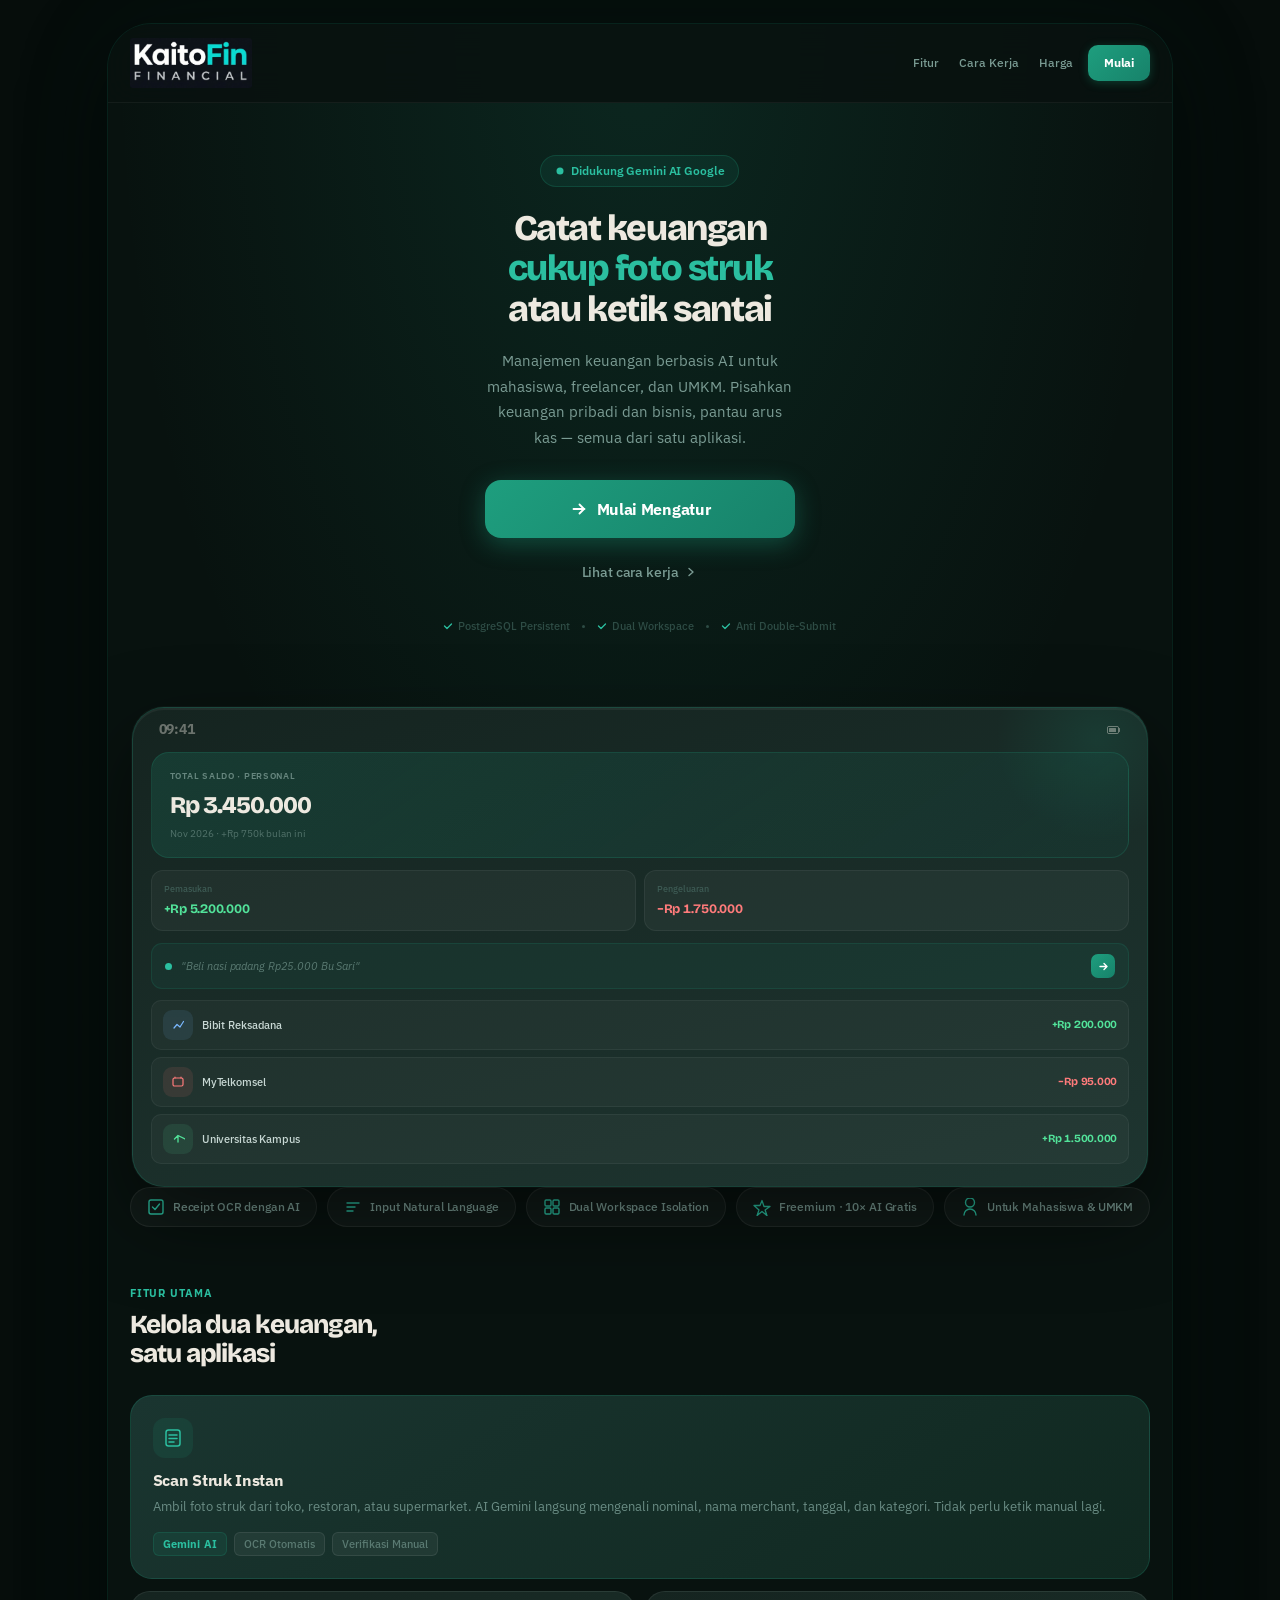
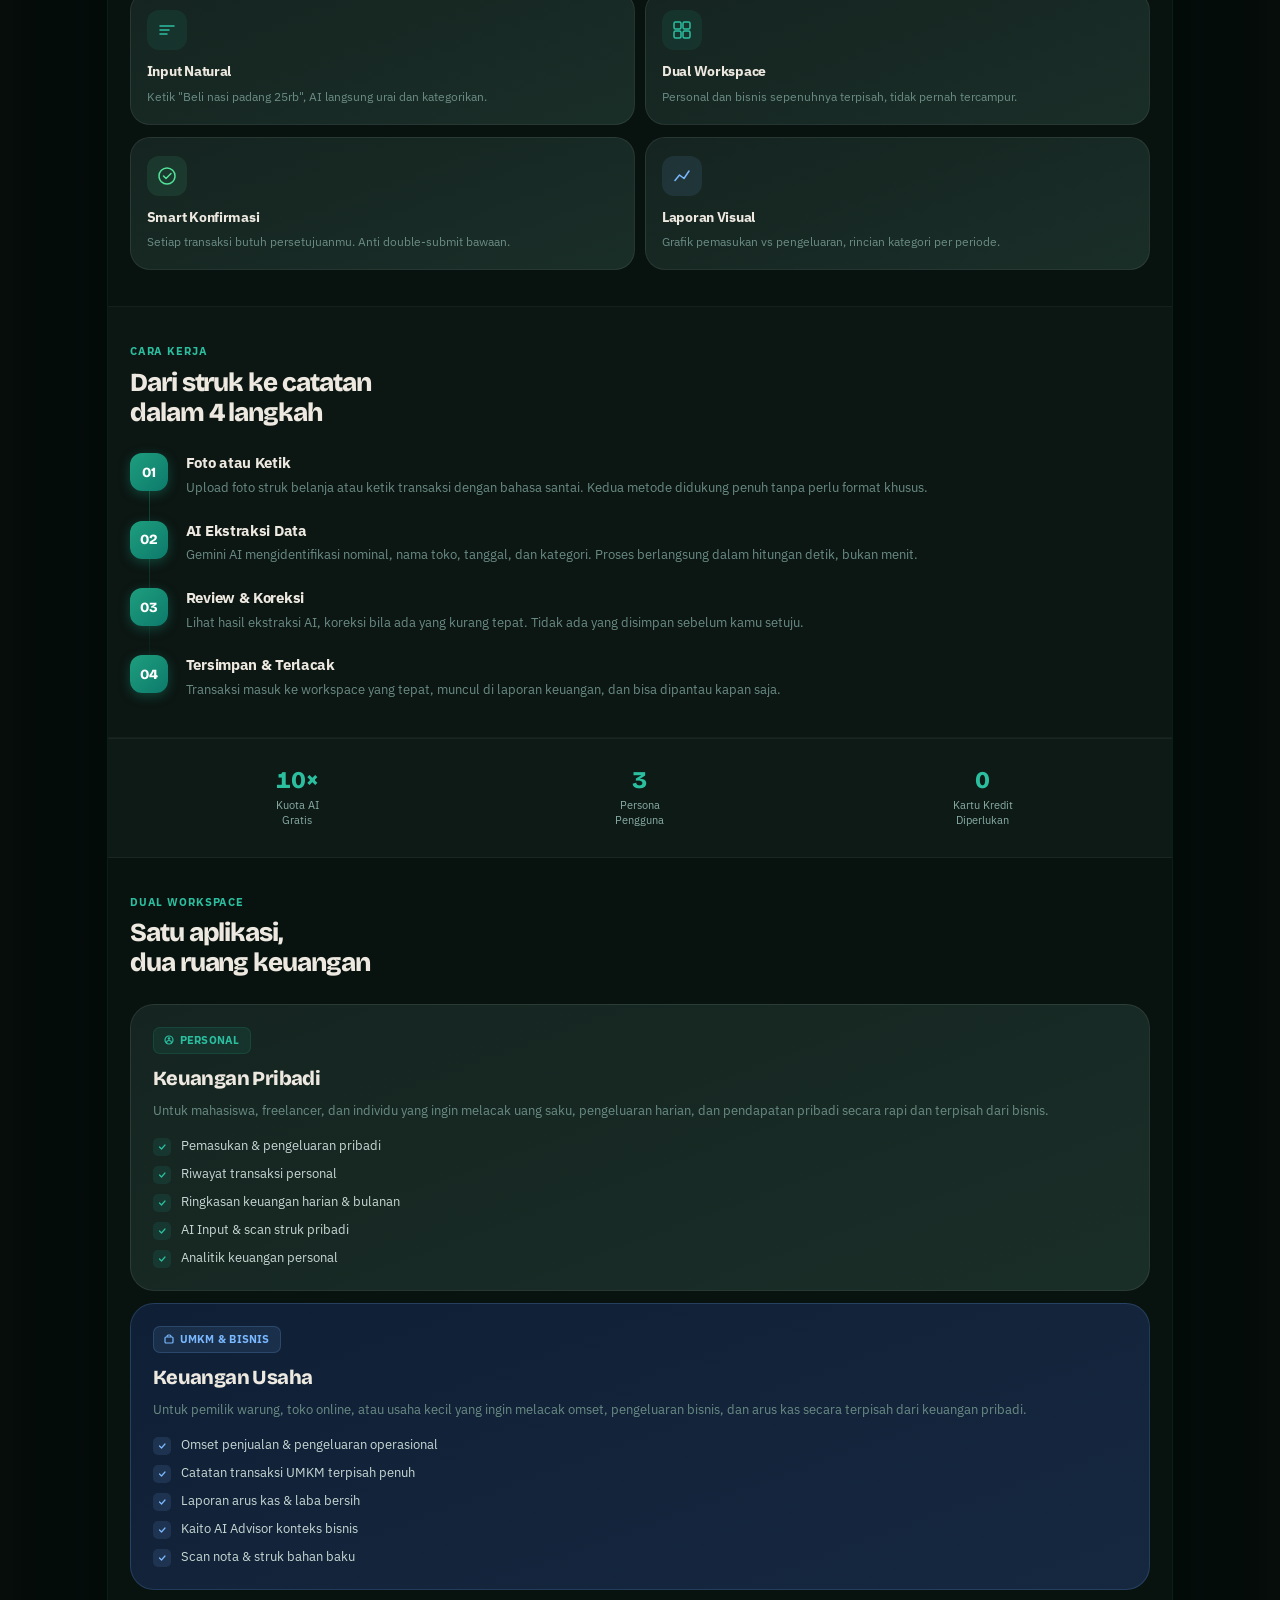
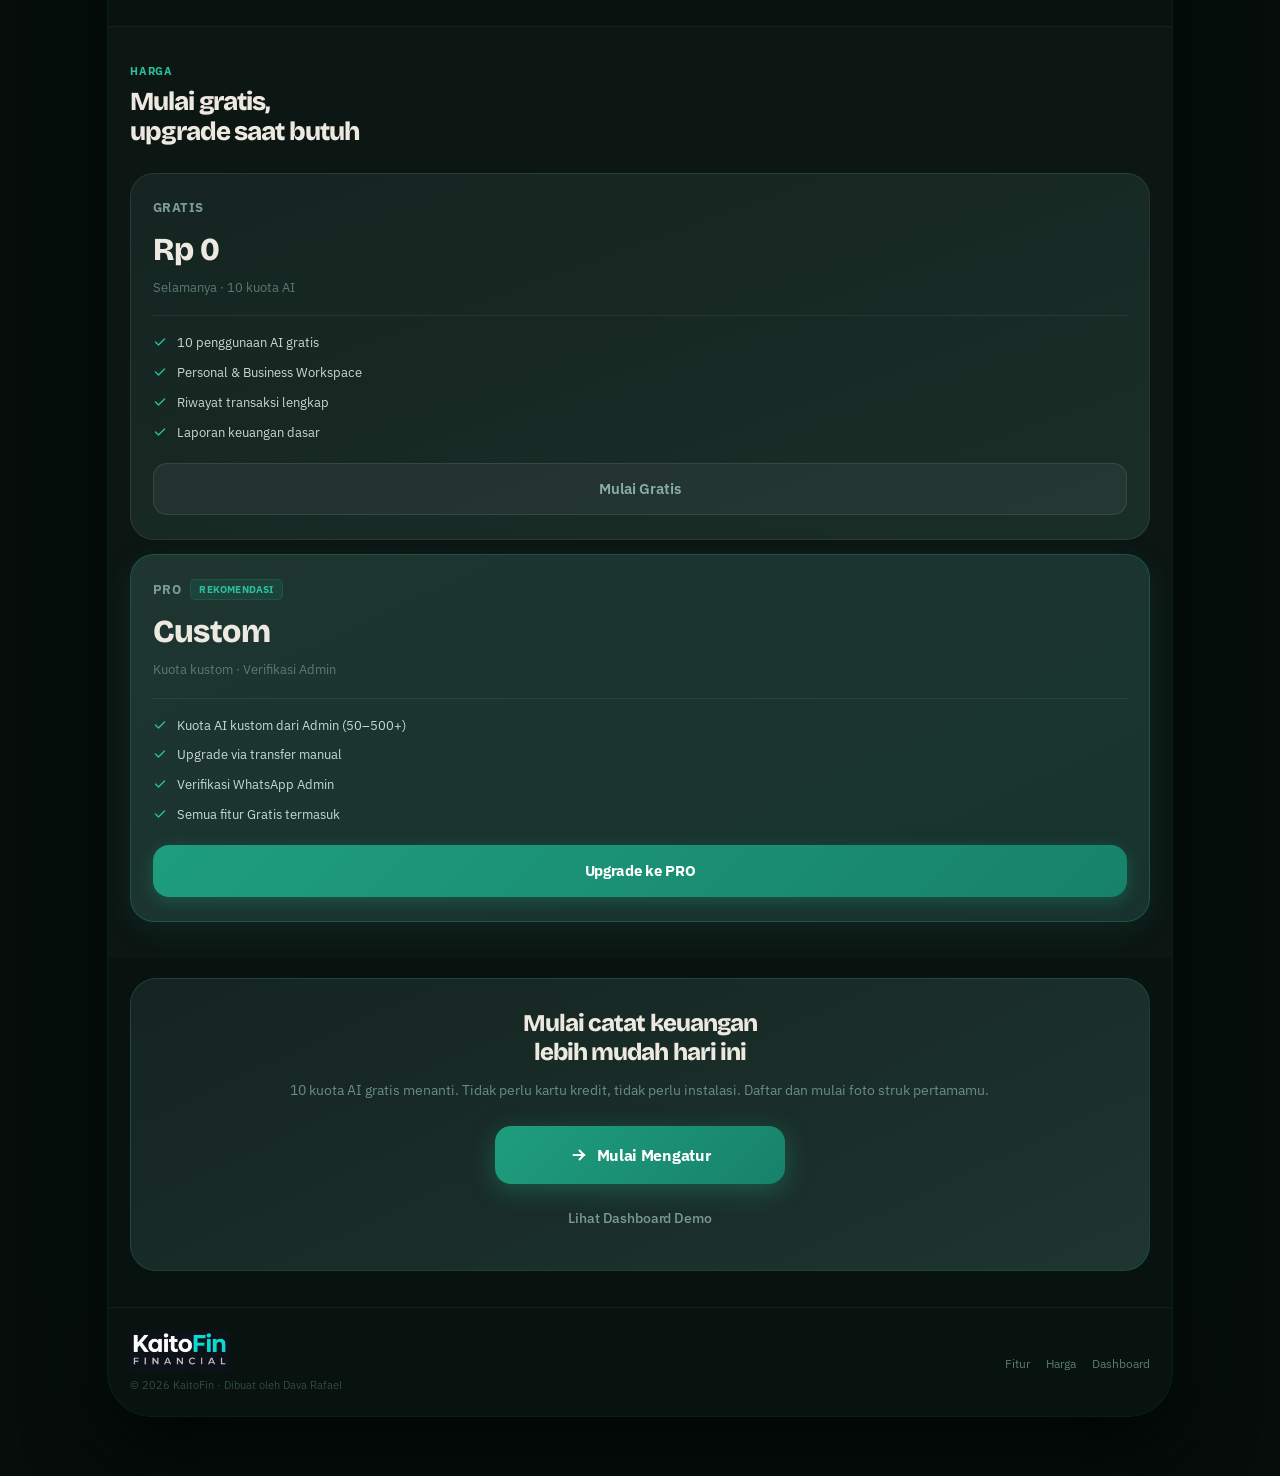
<file: index.html>
<!DOCTYPE html>
<html lang="id">
<head>
  <meta charset="UTF-8" />
  <meta name="viewport" content="width=device-width, initial-scale=1.0, maximum-scale=1.0, viewport-fit=cover" />
  <title>KaitoFin — Catat Keuangan dengan AI, Mudah &amp; Cepat</title>
  <meta name="description" content="KaitoFin — Aplikasi manajemen keuangan berbasis AI untuk mahasiswa, freelancer, dan UMKM Indonesia. Foto struk belanja, ketik santai, AI langsung catat." />
  <meta name="theme-color" content="#08120F" />
  <!-- Open Graph for competition portfolio -->
  <meta property="og:title" content="KaitoFin — Smart AI Financial Tracker" />
  <meta property="og:description" content="Kelola keuangan pribadi &amp; bisnis UMKM dengan AI. Scan struk, input natural language, dual workspace." />
  <meta property="og:type" content="website" />
  <link rel="preconnect" href="https://fonts.googleapis.com" />
  <link rel="preconnect" href="https://fonts.gstatic.com" crossorigin />
  <link href="https://fonts.googleapis.com/css2?family=IBM+Plex+Sans:wght@400;500;600;700&family=IBM+Plex+Mono:wght@400;500&family=Bricolage+Grotesque:opsz,wght@12..96,600;12..96,700;12..96,800&display=swap" rel="stylesheet" />
  <link rel="stylesheet" href="src/styles/tokens.css" />
  <link rel="stylesheet" href="src/styles/mobile.css" />
</head>
<body>
<div class="landing-mobile">

  <!-- ============================================================
     NAVIGATION — Sticky, minimal, unobtrusive
     Nielsen #7: Flexibility & efficiency — nav always accessible
     ============================================================ -->
  <nav class="landing-mobile-nav" role="navigation" aria-label="Navigasi utama KaitoFin">
    <a href="/" class="mobile-header-brand" aria-label="KaitoFin — Halaman utama" style="text-decoration:none">
      <img class="kaitofin-wordmark kaitofin-wordmark-nav" src="assets/kaitofin-wordmark.png" alt="" width="687" height="282" />
    </a>
    <div style="display:flex;align-items:center;gap:6px">
      <nav class="landing-nav-links" aria-label="Tautan halaman">
        <a href="#fitur" class="landing-nav-link">Fitur</a>
        <a href="#cara-kerja" class="landing-nav-link">Cara Kerja</a>
        <a href="#harga" class="landing-nav-link">Harga</a>
      </nav>
      <a href="src/pages/login.html" class="landing-cta-btn" aria-label="Mulai menggunakan KaitoFin">Mulai</a>
    </div>
  </nav>

  <!-- ============================================================
     HERO SECTION
     Nielsen #1: Visibility of system status — immediate value prop
     Copy: specific, no hype verbs, no fake social proof
     ============================================================ -->
  <section class="landing-hero" aria-labelledby="hero-title">
    <!-- AI provenance badge — functional, not decorative eyebrow -->
    <div class="landing-hero-badge" aria-label="Didukung Gemini AI Google">
      <svg width="10" height="10" viewBox="0 0 10 10" fill="currentColor" aria-hidden="true">
        <circle cx="5" cy="5" r="3.5"/>
      </svg>
      Didukung Gemini AI Google
    </div>

    <h1 id="hero-title" class="landing-hero-title">
      Catat keuangan<br/>
      <span class="landing-hero-title-accent">cukup foto struk</span><br/>
      atau ketik santai
    </h1>

    <p class="landing-hero-body">
      Manajemen keuangan berbasis AI untuk mahasiswa, freelancer, dan UMKM. Pisahkan keuangan pribadi dan bisnis, pantau arus kas — semua dari satu aplikasi.
    </p>

    <div class="landing-hero-cta">
      <a href="src/pages/login.html" class="landing-btn-primary" aria-label="Mulai mengatur keuangan kamu — gratis">
        <svg width="18" height="18" viewBox="0 0 18 18" fill="none" aria-hidden="true">
          <path d="M3.5 9h11M9.5 4.5l4.5 4.5-4.5 4.5" stroke="currentColor" stroke-width="1.8" stroke-linecap="round" stroke-linejoin="round"/>
        </svg>
        Mulai Mengatur
      </a>
      <a href="#cara-kerja" class="landing-btn-secondary" aria-label="Lihat bagaimana KaitoFin bekerja">
        Lihat cara kerja
        <svg width="14" height="14" viewBox="0 0 14 14" fill="none" aria-hidden="true">
          <path d="M5 3.5l4 3.5-4 3.5" stroke="currentColor" stroke-width="1.4" stroke-linecap="round" stroke-linejoin="round"/>
        </svg>
      </a>
    </div>

    <!-- Trust signals — specific, verifiable -->
    <div style="display:flex;align-items:center;justify-content:center;gap:12px;margin-top:24px;flex-wrap:wrap">
      <span style="font-size:11px;font-weight:500;color:#2E4C45;display:flex;align-items:center;gap:5px">
        <svg width="10" height="10" viewBox="0 0 10 10" fill="none" aria-hidden="true"><path d="M1.5 5l2.5 2.5L8.5 3" stroke="#2BBFA0" stroke-width="1.3" stroke-linecap="round" stroke-linejoin="round"/></svg>
        PostgreSQL Persistent
      </span>
      <span style="width:3px;height:3px;border-radius:50%;background:#2E4C45" aria-hidden="true"></span>
      <span style="font-size:11px;font-weight:500;color:#2E4C45;display:flex;align-items:center;gap:5px">
        <svg width="10" height="10" viewBox="0 0 10 10" fill="none" aria-hidden="true"><path d="M1.5 5l2.5 2.5L8.5 3" stroke="#2BBFA0" stroke-width="1.3" stroke-linecap="round" stroke-linejoin="round"/></svg>
        Dual Workspace
      </span>
      <span style="width:3px;height:3px;border-radius:50%;background:#2E4C45" aria-hidden="true"></span>
      <span style="font-size:11px;font-weight:500;color:#2E4C45;display:flex;align-items:center;gap:5px">
        <svg width="10" height="10" viewBox="0 0 10 10" fill="none" aria-hidden="true"><path d="M1.5 5l2.5 2.5L8.5 3" stroke="#2BBFA0" stroke-width="1.3" stroke-linecap="round" stroke-linejoin="round"/></svg>
        Anti Double-Submit
      </span>
    </div>
  </section>

  <!-- ============================================================
     PHONE MOCKUP — real product preview, not illustration
     ============================================================ -->
  <div class="hero-phone-mockup"
    role="img"
    aria-label="Preview dashboard KaitoFin: saldo Rp 3.450.000, pemasukan hijau, pengeluaran merah, daftar transaksi terbaru">
    <div class="hero-mockup-notch" aria-hidden="true">
      <span class="hero-mockup-time">09:41</span>
      <!-- Battery + signal icons -->
      <div style="display:flex;align-items:center;gap:5px;color:rgba(237,233,224,0.4)">
        <svg width="14" height="8" viewBox="0 0 14 8" fill="none"><rect x="0.5" y="0.5" width="11" height="7" rx="1.2" stroke="currentColor" stroke-width="1"/><rect x="2" y="2" width="7" height="4" rx="0.6" fill="currentColor"/><path d="M12.5 2.5v3" stroke="currentColor" stroke-width="1" stroke-linecap="round"/></svg>
      </div>
    </div>
    <div class="hero-mockup-inner" aria-hidden="true">
      <!-- Balance card in mockup -->
      <div class="mockup-balance-card">
        <div class="mockup-balance-label">TOTAL SALDO · PERSONAL</div>
        <div class="mockup-balance-amount">Rp 3.450.000</div>
        <div style="font-size:10px;color:rgba(168,197,189,0.4);margin-top:3px">Nov 2026 · +Rp 750k bulan ini</div>
      </div>
      <!-- Mini stats -->
      <div class="mockup-mini-stats">
        <div class="mockup-mini-stat">
          <div class="mockup-stat-label">Pemasukan</div>
          <div class="mockup-stat-val mockup-stat-income">+Rp 5.200.000</div>
        </div>
        <div class="mockup-mini-stat">
          <div class="mockup-stat-label">Pengeluaran</div>
          <div class="mockup-stat-val mockup-stat-expense">−Rp 1.750.000</div>
        </div>
      </div>
      <!-- AI Input hint -->
      <div style="background:rgba(30,158,126,0.08);border:1px solid rgba(30,158,126,0.16);border-radius:11px;padding:10px 13px;display:flex;align-items:center;gap:9px;margin-bottom:11px">
        <div style="width:7px;height:7px;border-radius:50%;background:#2BBFA0;flex-shrink:0"></div>
        <div style="font-size:11px;color:#5A7A72;font-style:italic;flex:1;letter-spacing:-0.01em">"Beli nasi padang Rp25.000 Bu Sari"</div>
        <div style="width:24px;height:24px;background:linear-gradient(135deg,#1E9E7E,#17826A);border-radius:7px;display:flex;align-items:center;justify-content:center">
          <svg width="11" height="11" viewBox="0 0 11 11" fill="none"><path d="M2 5.5h7M6 2.5l3 3-3 3" stroke="white" stroke-width="1.4" stroke-linecap="round" stroke-linejoin="round"/></svg>
        </div>
      </div>
      <!-- Transactions in mockup -->
      <div class="mockup-txn-list">
        <div class="mockup-txn-item">
          <div class="mockup-txn-icon" style="background:rgba(122,184,255,0.10);color:#7AB8FF">
            <svg width="14" height="14" viewBox="0 0 14 14" fill="none"><path d="M3 10l3-3.5 3 2.5 3.5-5.5" stroke="currentColor" stroke-width="1.2" stroke-linecap="round" stroke-linejoin="round"/></svg>
          </div>
          <span class="mockup-txn-name">Bibit Reksadana</span>
          <span class="mockup-txn-amount mockup-amount-income">+Rp 200.000</span>
        </div>
        <div class="mockup-txn-item">
          <div class="mockup-txn-icon" style="background:rgba(255,123,123,0.10);color:#FF7B7B">
            <svg width="14" height="14" viewBox="0 0 14 14" fill="none"><rect x="2" y="3" width="10" height="8" rx="1.5" stroke="currentColor" stroke-width="1.2"/><path d="M4 3V2M10 3V2" stroke="currentColor" stroke-width="1.1" stroke-linecap="round"/></svg>
          </div>
          <span class="mockup-txn-name">MyTelkomsel</span>
          <span class="mockup-txn-amount mockup-amount-expense">−Rp 95.000</span>
        </div>
        <div class="mockup-txn-item">
          <div class="mockup-txn-icon" style="background:rgba(82,227,154,0.10);color:#52E39A">
            <svg width="14" height="14" viewBox="0 0 14 14" fill="none"><path d="M7 10V4M3.5 7l3.5-3.5L14 7" stroke="currentColor" stroke-width="1.3" stroke-linecap="round" stroke-linejoin="round"/></svg>
          </div>
          <span class="mockup-txn-name">Universitas Kampus</span>
          <span class="mockup-txn-amount mockup-amount-income">+Rp 1.500.000</span>
        </div>
      </div>
    </div>
  </div>

  <!-- ============================================================
     FEATURE STRIP — horizontal scroll, no marquee
     ============================================================ -->
  <div class="landing-feature-strip" role="list" aria-label="Fitur utama KaitoFin">
    <div class="feature-strip-pill" role="listitem">
      <svg class="feature-strip-icon" viewBox="0 0 18 18" fill="none" aria-hidden="true">
        <rect x="2" y="2" width="14" height="14" rx="2" stroke="currentColor" stroke-width="1.4"/>
        <path d="M5.5 9l2.5 2.5L12.5 6" stroke="currentColor" stroke-width="1.4" stroke-linecap="round" stroke-linejoin="round"/>
      </svg>
      Receipt OCR dengan AI
    </div>
    <div class="feature-strip-pill" role="listitem">
      <svg class="feature-strip-icon" viewBox="0 0 18 18" fill="none" aria-hidden="true">
        <path d="M3 5h12M3 9h8M3 13h6" stroke="currentColor" stroke-width="1.4" stroke-linecap="round"/>
      </svg>
      Input Natural Language
    </div>
    <div class="feature-strip-pill" role="listitem">
      <svg class="feature-strip-icon" viewBox="0 0 18 18" fill="none" aria-hidden="true">
        <rect x="2" y="2" width="6" height="6" rx="1.2" stroke="currentColor" stroke-width="1.4"/>
        <rect x="10" y="2" width="6" height="6" rx="1.2" stroke="currentColor" stroke-width="1.4"/>
        <rect x="2" y="10" width="6" height="6" rx="1.2" stroke="currentColor" stroke-width="1.4"/>
        <rect x="10" y="10" width="6" height="6" rx="1.2" stroke="currentColor" stroke-width="1.4"/>
      </svg>
      Dual Workspace Isolation
    </div>
    <div class="feature-strip-pill" role="listitem">
      <svg class="feature-strip-icon" viewBox="0 0 18 18" fill="none" aria-hidden="true">
        <path d="M9 2.5l2 6H17l-4.9 3.5 1.9 5.6L9 13.5 4.1 17.5l1.9-5.6L1 7.5h6L9 2.5z" stroke="currentColor" stroke-width="1.3" stroke-linejoin="round"/>
      </svg>
      Freemium · 10× AI Gratis
    </div>
    <div class="feature-strip-pill" role="listitem">
      <svg class="feature-strip-icon" viewBox="0 0 18 18" fill="none" aria-hidden="true">
        <path d="M9 9a4.5 4.5 0 1 0 0-9 4.5 4.5 0 0 0 0 9z" stroke="currentColor" stroke-width="1.4"/>
        <path d="M3 17c0-3.3 2.7-6 6-6s6 2.7 6 6" stroke="currentColor" stroke-width="1.4" stroke-linecap="round"/>
      </svg>
      Untuk Mahasiswa &amp; UMKM
    </div>
  </div>

  <!-- ============================================================
     FEATURES SECTION
     Anti-monotony: Wide dark card + 2×2 grid (different anatomy)
     ============================================================ -->
  <section class="landing-features-section" id="fitur" aria-labelledby="features-title">
    <div class="landing-section-eyebrow">Fitur Utama</div>
    <h2 id="features-title" class="landing-section-title">
      Kelola dua keuangan,<br/>satu aplikasi
    </h2>

    <div class="feature-cards-grid">
      <!-- Wide dark hero card — AI Receipt Scanning -->
      <article class="feature-card-dark-m" aria-label="AI Receipt Scanning — fitur unggulan">
        <div class="feature-icon-m" aria-hidden="true">
          <svg width="20" height="20" viewBox="0 0 20 20" fill="none">
            <rect x="3" y="2" width="14" height="16" rx="2.5" stroke="currentColor" stroke-width="1.5"/>
            <path d="M6 7h8M6 10.5h8M6 14h5" stroke="currentColor" stroke-width="1.5" stroke-linecap="round"/>
          </svg>
        </div>
        <div class="feature-card-title-m" style="font-size:16px">Scan Struk Instan</div>
        <p class="feature-card-desc-m" style="font-size:13px">Ambil foto struk dari toko, restoran, atau supermarket. AI Gemini langsung mengenali nominal, nama merchant, tanggal, dan kategori. Tidak perlu ketik manual lagi.</p>
        <div style="display:flex;gap:7px;margin-top:14px;flex-wrap:wrap">
          <span style="font-size:11px;font-weight:700;color:#2BBFA0;background:rgba(30,158,126,0.12);border:1px solid rgba(30,158,126,0.2);border-radius:6px;padding:3px 9px;letter-spacing:0.01em">Gemini AI</span>
          <span style="font-size:11px;font-weight:500;color:#5A7A72;background:rgba(255,255,255,0.05);border:1px solid rgba(255,255,255,0.08);border-radius:6px;padding:3px 9px">OCR Otomatis</span>
          <span style="font-size:11px;font-weight:500;color:#5A7A72;background:rgba(255,255,255,0.05);border:1px solid rgba(255,255,255,0.08);border-radius:6px;padding:3px 9px">Verifikasi Manual</span>
        </div>
      </article>

      <!-- 2×2 grid of feature cells -->
      <div class="feature-card-std-m">
        <article class="feature-card-cell" aria-label="Input Natural Language">
          <div class="feature-icon-m" aria-hidden="true">
            <svg width="20" height="20" viewBox="0 0 20 20" fill="none">
              <path d="M3 6h14M3 10h9M3 14h7" stroke="currentColor" stroke-width="1.5" stroke-linecap="round"/>
            </svg>
          </div>
          <div class="feature-card-title-m">Input Natural</div>
          <p class="feature-card-desc-m">Ketik "Beli nasi padang 25rb", AI langsung urai dan kategorikan.</p>
        </article>
        <article class="feature-card-cell" aria-label="Dual Workspace Isolation">
          <div class="feature-icon-m" aria-hidden="true">
            <svg width="20" height="20" viewBox="0 0 20 20" fill="none">
              <rect x="2" y="2" width="7" height="7" rx="1.5" stroke="currentColor" stroke-width="1.5"/>
              <rect x="11" y="2" width="7" height="7" rx="1.5" stroke="currentColor" stroke-width="1.5"/>
              <rect x="2" y="11" width="7" height="7" rx="1.5" stroke="currentColor" stroke-width="1.5"/>
              <rect x="11" y="11" width="7" height="7" rx="1.5" stroke="currentColor" stroke-width="1.5"/>
            </svg>
          </div>
          <div class="feature-card-title-m">Dual Workspace</div>
          <p class="feature-card-desc-m">Personal dan bisnis sepenuhnya terpisah, tidak pernah tercampur.</p>
        </article>
      </div>

      <div class="feature-card-std-m">
        <article class="feature-card-cell" aria-label="Smart Confirmation Modal">
          <div class="feature-icon-m" style="background-color:rgba(82,227,154,0.10);color:#52E39A" aria-hidden="true">
            <svg width="20" height="20" viewBox="0 0 20 20" fill="none">
              <path d="M10 2a8 8 0 1 1 0 16A8 8 0 0 1 10 2z" stroke="currentColor" stroke-width="1.5"/>
              <path d="M6.5 10l2.5 2.5 5-5" stroke="currentColor" stroke-width="1.5" stroke-linecap="round" stroke-linejoin="round"/>
            </svg>
          </div>
          <div class="feature-card-title-m">Smart Konfirmasi</div>
          <p class="feature-card-desc-m">Setiap transaksi butuh persetujuanmu. Anti double-submit bawaan.</p>
        </article>
        <article class="feature-card-cell" aria-label="Laporan Keuangan Visual">
          <div class="feature-icon-m" style="background-color:rgba(122,184,255,0.10);color:#7AB8FF" aria-hidden="true">
            <svg width="20" height="20" viewBox="0 0 20 20" fill="none">
              <path d="M3 14.5l4.5-5.5 4.5 3.5L17 5" stroke="currentColor" stroke-width="1.5" stroke-linecap="round" stroke-linejoin="round"/>
            </svg>
          </div>
          <div class="feature-card-title-m">Laporan Visual</div>
          <p class="feature-card-desc-m">Grafik pemasukan vs pengeluaran, rincian kategori per periode.</p>
        </article>
      </div>
    </div>
  </section>

  <!-- ============================================================
     HOW IT WORKS (different anatomy: numbered list with connector)
     ============================================================ -->
  <section class="how-it-works-m" id="cara-kerja" aria-labelledby="hiw-title">
    <div class="landing-section-eyebrow">Cara Kerja</div>
    <h2 id="hiw-title" class="landing-section-title">
      Dari struk ke catatan<br/>dalam 4 langkah
    </h2>

    <ol class="hiw-steps-m" role="list">
      <li class="hiw-step-m">
        <div class="hiw-step-num-m" aria-hidden="true">01</div>
        <div>
          <h3 class="hiw-step-title-m">Foto atau Ketik</h3>
          <p class="hiw-step-desc-m">Upload foto struk belanja atau ketik transaksi dengan bahasa santai. Kedua metode didukung penuh tanpa perlu format khusus.</p>
        </div>
      </li>
      <li class="hiw-step-m">
        <div class="hiw-step-num-m" aria-hidden="true">02</div>
        <div>
          <h3 class="hiw-step-title-m">AI Ekstraksi Data</h3>
          <p class="hiw-step-desc-m">Gemini AI mengidentifikasi nominal, nama toko, tanggal, dan kategori. Proses berlangsung dalam hitungan detik, bukan menit.</p>
        </div>
      </li>
      <li class="hiw-step-m">
        <div class="hiw-step-num-m" aria-hidden="true">03</div>
        <div>
          <h3 class="hiw-step-title-m">Review &amp; Koreksi</h3>
          <p class="hiw-step-desc-m">Lihat hasil ekstraksi AI, koreksi bila ada yang kurang tepat. Tidak ada yang disimpan sebelum kamu setuju.</p>
        </div>
      </li>
      <li class="hiw-step-m">
        <div class="hiw-step-num-m" aria-hidden="true">04</div>
        <div>
          <h3 class="hiw-step-title-m">Tersimpan &amp; Terlacak</h3>
          <p class="hiw-step-desc-m">Transaksi masuk ke workspace yang tepat, muncul di laporan keuangan, dan bisa dipantau kapan saja.</p>
        </div>
      </li>
    </ol>
  </section>

  <!-- ============================================================
     TRUST STATS — Full-bleed visual break (anti-monotony)
     ============================================================ -->
  <section class="trust-stats-section" aria-label="Ringkasan paket KaitoFin">
    <div class="trust-stats-inner">
      <div class="trust-stat">
        <div class="trust-stat-number">10×</div>
        <p class="trust-stat-label">Kuota AI<br/>Gratis</p>
      </div>
      <div class="trust-stat">
        <div class="trust-stat-number">3</div>
        <p class="trust-stat-label">Persona<br/>Pengguna</p>
      </div>
      <div class="trust-stat">
        <div class="trust-stat-number">0</div>
        <p class="trust-stat-label">Kartu Kredit<br/>Diperlukan</p>
      </div>
    </div>
  </section>

  <!-- ============================================================
     WORKSPACE COMPARISON (different anatomy: card pair)
     ============================================================ -->
  <section class="workspace-comparison" id="workspace" aria-labelledby="workspace-title">
    <div class="landing-section-eyebrow">Dual Workspace</div>
    <h2 id="workspace-title" class="landing-section-title">
      Satu aplikasi,<br/>dua ruang keuangan
    </h2>

    <div class="workspace-cards-m">
      <!-- Personal -->
      <article class="workspace-card-personal-m" aria-label="Personal Workspace untuk mahasiswa dan freelancer">
        <div class="workspace-badge-m ws-badge-personal">
          <svg width="10" height="10" viewBox="0 0 10 10" fill="none" aria-hidden="true">
            <circle cx="5" cy="5" r="4" stroke="currentColor" stroke-width="1.2"/>
            <circle cx="5" cy="3.5" r="1.3" fill="currentColor"/>
            <path d="M2.5 8c0-1.4 1.1-2.5 2.5-2.5s2.5 1.1 2.5 2.5" stroke="currentColor" stroke-width="1.2" stroke-linecap="round"/>
          </svg>
          Personal
        </div>
        <h3 class="workspace-title-m">Keuangan Pribadi</h3>
        <p class="workspace-desc-m">Untuk mahasiswa, freelancer, dan individu yang ingin melacak uang saku, pengeluaran harian, dan pendapatan pribadi secara rapi dan terpisah dari bisnis.</p>
        <ul class="workspace-features-m" role="list">
          <li class="ws-feature-m">
            <span class="ws-check-m" aria-hidden="true"><svg width="8" height="8" viewBox="0 0 8 8" fill="none"><path d="M1.5 4l2 2L7 2" stroke="currentColor" stroke-width="1.2" stroke-linecap="round" stroke-linejoin="round"/></svg></span>
            Pemasukan &amp; pengeluaran pribadi
          </li>
          <li class="ws-feature-m">
            <span class="ws-check-m" aria-hidden="true"><svg width="8" height="8" viewBox="0 0 8 8" fill="none"><path d="M1.5 4l2 2L7 2" stroke="currentColor" stroke-width="1.2" stroke-linecap="round" stroke-linejoin="round"/></svg></span>
            Riwayat transaksi personal
          </li>
          <li class="ws-feature-m">
            <span class="ws-check-m" aria-hidden="true"><svg width="8" height="8" viewBox="0 0 8 8" fill="none"><path d="M1.5 4l2 2L7 2" stroke="currentColor" stroke-width="1.2" stroke-linecap="round" stroke-linejoin="round"/></svg></span>
            Ringkasan keuangan harian &amp; bulanan
          </li>
          <li class="ws-feature-m">
            <span class="ws-check-m" aria-hidden="true"><svg width="8" height="8" viewBox="0 0 8 8" fill="none"><path d="M1.5 4l2 2L7 2" stroke="currentColor" stroke-width="1.2" stroke-linecap="round" stroke-linejoin="round"/></svg></span>
            AI Input &amp; scan struk pribadi
          </li>
          <li class="ws-feature-m">
            <span class="ws-check-m" aria-hidden="true"><svg width="8" height="8" viewBox="0 0 8 8" fill="none"><path d="M1.5 4l2 2L7 2" stroke="currentColor" stroke-width="1.2" stroke-linecap="round" stroke-linejoin="round"/></svg></span>
            Analitik keuangan personal
          </li>
        </ul>
      </article>

      <!-- Business -->
      <article class="workspace-card-business-m" aria-label="Business Workspace untuk UMKM">
        <div class="workspace-badge-m ws-badge-business">
          <svg width="10" height="10" viewBox="0 0 10 10" fill="none" aria-hidden="true">
            <rect x="1" y="3" width="8" height="6" rx="1" stroke="currentColor" stroke-width="1.2"/>
            <path d="M3 3V2.5C3 1.7 3.7 1 4.5 1h1C6.3 1 7 1.7 7 2.5V3" stroke="currentColor" stroke-width="1.2"/>
          </svg>
          UMKM &amp; Bisnis
        </div>
        <h3 class="workspace-title-m">Keuangan Usaha</h3>
        <p class="workspace-desc-m">Untuk pemilik warung, toko online, atau usaha kecil yang ingin melacak omset, pengeluaran bisnis, dan arus kas secara terpisah dari keuangan pribadi.</p>
        <ul class="workspace-features-m" role="list">
          <li class="ws-feature-m">
            <span class="ws-check-m ws-check-blue-m" aria-hidden="true"><svg width="8" height="8" viewBox="0 0 8 8" fill="none"><path d="M1.5 4l2 2L7 2" stroke="currentColor" stroke-width="1.2" stroke-linecap="round" stroke-linejoin="round"/></svg></span>
            Omset penjualan &amp; pengeluaran operasional
          </li>
          <li class="ws-feature-m">
            <span class="ws-check-m ws-check-blue-m" aria-hidden="true"><svg width="8" height="8" viewBox="0 0 8 8" fill="none"><path d="M1.5 4l2 2L7 2" stroke="currentColor" stroke-width="1.2" stroke-linecap="round" stroke-linejoin="round"/></svg></span>
            Catatan transaksi UMKM terpisah penuh
          </li>
          <li class="ws-feature-m">
            <span class="ws-check-m ws-check-blue-m" aria-hidden="true"><svg width="8" height="8" viewBox="0 0 8 8" fill="none"><path d="M1.5 4l2 2L7 2" stroke="currentColor" stroke-width="1.2" stroke-linecap="round" stroke-linejoin="round"/></svg></span>
            Laporan arus kas &amp; laba bersih
          </li>
          <li class="ws-feature-m">
            <span class="ws-check-m ws-check-blue-m" aria-hidden="true"><svg width="8" height="8" viewBox="0 0 8 8" fill="none"><path d="M1.5 4l2 2L7 2" stroke="currentColor" stroke-width="1.2" stroke-linecap="round" stroke-linejoin="round"/></svg></span>
            Kaito AI Advisor konteks bisnis
          </li>
          <li class="ws-feature-m">
            <span class="ws-check-m ws-check-blue-m" aria-hidden="true"><svg width="8" height="8" viewBox="0 0 8 8" fill="none"><path d="M1.5 4l2 2L7 2" stroke="currentColor" stroke-width="1.2" stroke-linecap="round" stroke-linejoin="round"/></svg></span>
            Scan nota &amp; struk bahan baku
          </li>
        </ul>
      </article>
    </div>
  </section>

  <!-- ============================================================
     PRICING (different anatomy: stacked cards, no rings)
     ============================================================ -->
  <section class="pricing-section-m" id="harga" aria-labelledby="pricing-title">
    <div style="padding:0 22px">
      <div class="landing-section-eyebrow">Harga</div>
      <h2 id="pricing-title" class="landing-section-title">
        Mulai gratis,<br/>upgrade saat butuh
      </h2>
    </div>

    <div class="pricing-cards-m">
      <!-- Free plan -->
      <article class="pricing-card-m" aria-label="Paket Gratis — Rp 0 selamanya">
        <div class="pricing-plan-m">Gratis</div>
        <div class="pricing-amount-m num">Rp 0</div>
        <div class="pricing-period-m">Selamanya · 10 kuota AI</div>
        <hr class="pricing-divider-m" />
        <ul class="pricing-features-m" role="list">
          <li class="pricing-feature-m">
            <svg class="pricing-check-m" viewBox="0 0 14 14" fill="none" aria-hidden="true"><path d="M2.5 7l3 3 6-6" stroke="currentColor" stroke-width="1.4" stroke-linecap="round" stroke-linejoin="round"/></svg>
            10 penggunaan AI gratis
          </li>
          <li class="pricing-feature-m">
            <svg class="pricing-check-m" viewBox="0 0 14 14" fill="none" aria-hidden="true"><path d="M2.5 7l3 3 6-6" stroke="currentColor" stroke-width="1.4" stroke-linecap="round" stroke-linejoin="round"/></svg>
            Personal &amp; Business Workspace
          </li>
          <li class="pricing-feature-m">
            <svg class="pricing-check-m" viewBox="0 0 14 14" fill="none" aria-hidden="true"><path d="M2.5 7l3 3 6-6" stroke="currentColor" stroke-width="1.4" stroke-linecap="round" stroke-linejoin="round"/></svg>
            Riwayat transaksi lengkap
          </li>
          <li class="pricing-feature-m">
            <svg class="pricing-check-m" viewBox="0 0 14 14" fill="none" aria-hidden="true"><path d="M2.5 7l3 3 6-6" stroke="currentColor" stroke-width="1.4" stroke-linecap="round" stroke-linejoin="round"/></svg>
            Laporan keuangan dasar
          </li>
        </ul>
        <a href="src/pages/login.html" class="mobile-btn-secondary" style="width:100%;justify-content:center;font-size:15px;padding:14px 20px;border-radius:14px" aria-label="Mulai paket gratis">Mulai Gratis</a>
      </article>

      <!-- PRO plan — distinguished by fill, not ring -->
      <article class="pricing-card-m pricing-card-featured-m" aria-label="Paket PRO — kuota kustom dari admin">
        <div class="pricing-plan-m">
          PRO
          <span class="pricing-pro-badge">Rekomendasi</span>
        </div>
        <div class="pricing-amount-m num">Custom</div>
        <div class="pricing-period-m">Kuota kustom · Verifikasi Admin</div>
        <hr class="pricing-divider-m" />
        <ul class="pricing-features-m" role="list">
          <li class="pricing-feature-m">
            <svg class="pricing-check-m" viewBox="0 0 14 14" fill="none" aria-hidden="true"><path d="M2.5 7l3 3 6-6" stroke="currentColor" stroke-width="1.4" stroke-linecap="round" stroke-linejoin="round"/></svg>
            Kuota AI kustom dari Admin (50–500+)
          </li>
          <li class="pricing-feature-m">
            <svg class="pricing-check-m" viewBox="0 0 14 14" fill="none" aria-hidden="true"><path d="M2.5 7l3 3 6-6" stroke="currentColor" stroke-width="1.4" stroke-linecap="round" stroke-linejoin="round"/></svg>
            Upgrade via transfer manual
          </li>
          <li class="pricing-feature-m">
            <svg class="pricing-check-m" viewBox="0 0 14 14" fill="none" aria-hidden="true"><path d="M2.5 7l3 3 6-6" stroke="currentColor" stroke-width="1.4" stroke-linecap="round" stroke-linejoin="round"/></svg>
            Verifikasi WhatsApp Admin
          </li>
          <li class="pricing-feature-m">
            <svg class="pricing-check-m" viewBox="0 0 14 14" fill="none" aria-hidden="true"><path d="M2.5 7l3 3 6-6" stroke="currentColor" stroke-width="1.4" stroke-linecap="round" stroke-linejoin="round"/></svg>
            Semua fitur Gratis termasuk
          </li>
        </ul>
        <a href="src/pages/upgrade.html" class="mobile-btn-primary" style="width:100%;justify-content:center;font-size:15px;padding:15px 20px" aria-label="Upgrade ke paket PRO">Upgrade ke PRO</a>
      </article>
    </div>
  </section>

  <!-- ============================================================
     CTA — full-width, specific copy
     ============================================================ -->
  <div class="landing-cta-section-m" aria-labelledby="cta-title">
    <h2 id="cta-title" class="landing-cta-title-m">
      Mulai catat keuangan<br/>lebih mudah hari ini
    </h2>
    <p class="landing-cta-body-m">10 kuota AI gratis menanti. Tidak perlu kartu kredit, tidak perlu instalasi. Daftar dan mulai foto struk pertamamu.</p>
    <div style="display:flex;flex-direction:column;gap:12px;align-items:center">
      <a href="src/pages/login.html" class="landing-btn-primary" style="max-width:290px" aria-label="Mulai mengatur keuangan kamu sekarang">
        <svg width="18" height="18" viewBox="0 0 18 18" fill="none" aria-hidden="true">
          <path d="M3.5 9h11M9.5 4.5l4.5 4.5-4.5 4.5" stroke="currentColor" stroke-width="1.8" stroke-linecap="round" stroke-linejoin="round"/>
        </svg>
        Mulai Mengatur
      </a>
      <a href="src/pages/dashboard.html" class="landing-btn-secondary" aria-label="Lihat demo dashboard tanpa daftar">Lihat Dashboard Demo</a>
    </div>
  </div>

  <!-- ============================================================
     FOOTER — minimal, only real links
     ============================================================ -->
  <footer class="landing-footer-m" role="contentinfo">
    <div>
      <a href="/" style="display:flex;align-items:center;gap:7px;text-decoration:none;margin-bottom:6px" aria-label="KaitoFin — Kembali ke halaman utama">
        <img class="kaitofin-wordmark kaitofin-wordmark-footer" src="assets/kaitofin-wordmark.png" alt="" width="687" height="282" />
      </a>
      <p class="footer-copyright-m">© 2026 KaitoFin · Dibuat oleh Dava Rafael</p>
    </div>
    <nav aria-label="Tautan footer">
      <ul class="footer-links-m">
        <li><a href="#fitur" class="footer-link-m">Fitur</a></li>
        <li><a href="#harga" class="footer-link-m">Harga</a></li>
        <li><a href="src/pages/dashboard.html" class="footer-link-m">Dashboard</a></li>
      </ul>
    </nav>
  </footer>

</div><!-- end .landing-mobile -->
</body>
</html>
</file>
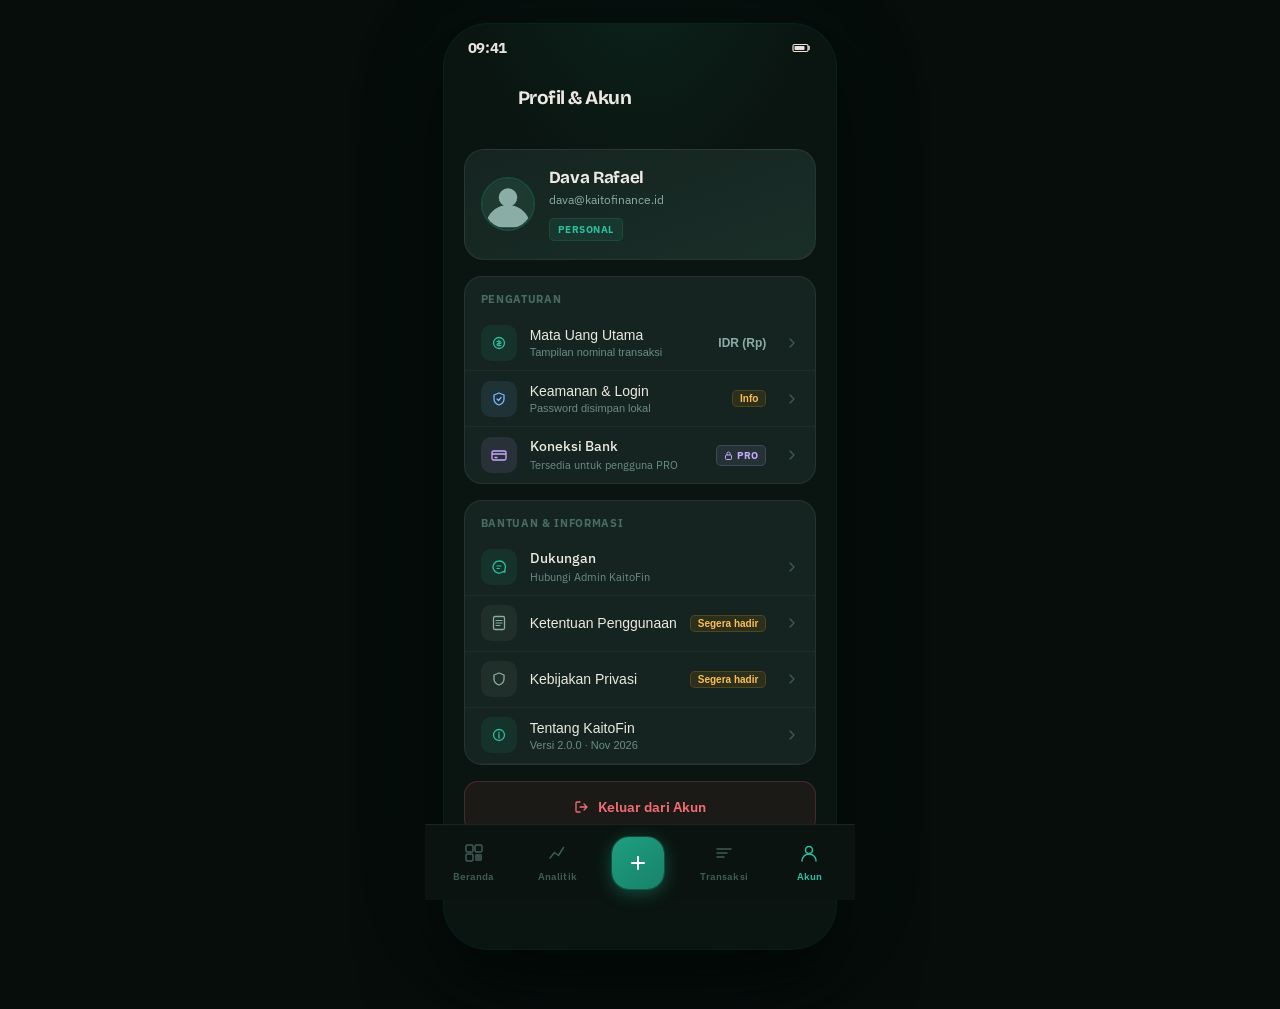
<file: src/pages/account.html>
<!DOCTYPE html>
<html lang="id">
<head>
  <meta charset="UTF-8" />
  <meta name="viewport" content="width=device-width, initial-scale=1.0, maximum-scale=1.0, viewport-fit=cover" />
  <title>Profil & Akun — KaitoFin</title>
  <meta name="theme-color" content="#0A1410" />
  <link rel="preconnect" href="https://fonts.googleapis.com" />
  <link rel="preconnect" href="https://fonts.gstatic.com" crossorigin />
  <link href="https://fonts.googleapis.com/css2?family=IBM+Plex+Sans:wght@400;500;600;700&family=Bricolage+Grotesque:opsz,wght@12..96,600;12..96,700;12..96,800&display=swap" rel="stylesheet" />
  <link rel="stylesheet" href="../styles/tokens.css" />
  <link rel="stylesheet" href="../styles/mobile.css" />
  <style>
    /* ── Account page layout additions ────────────────────── */
    .acct-identity-card {
      display: flex;
      align-items: center;
      gap: 14px;
      margin: 20px 20px 6px;
      background: linear-gradient(160deg, #152420 0%, #1A2E28 100%);
      border: 1px solid rgba(255,255,255,0.07);
      border-radius: 20px;
      padding: 18px 16px;
    }

    .acct-avatar {
      width: 54px;
      height: 54px;
      border-radius: 50%;
      background: transparent;
      display: flex;
      align-items: center;
      justify-content: center;
      flex-shrink: 0;
      overflow: hidden;
      border: 2px solid rgba(30,158,126,0.3);
    }

    .acct-identity-info {
      flex: 1;
      min-width: 0;
    }

    .acct-identity-name {
      font-family: var(--font-display);
      font-size: 17px;
      font-weight: 700;
      color: #EDE9E0;
      letter-spacing: -0.02em;
      line-height: 1.2;
      white-space: nowrap;
      overflow: hidden;
      text-overflow: ellipsis;
    }

    .acct-identity-email {
      font-size: 12px;
      color: #8AADA6;
      margin-top: 3px;
      white-space: nowrap;
      overflow: hidden;
      text-overflow: ellipsis;
    }

    .acct-identity-meta {
      font-size: 11px;
      color: #4A6B63;
      margin-top: 3px;
    }

    .acct-ws-badge {
      display: inline-flex;
      align-items: center;
      gap: 4px;
      font-size: 10px;
      font-weight: 700;
      text-transform: uppercase;
      letter-spacing: 0.05em;
      color: #2BBFA0;
      background: rgba(30,158,126,0.12);
      border: 1px solid rgba(30,158,126,0.2);
      border-radius: 5px;
      padding: 3px 8px;
      margin-top: 6px;
      width: fit-content;
    }

    /* ── Menu group container ──────────────────────────────── */
    .acct-menu-group {
      margin: 16px 20px 0;
      background: #152420;
      border: 1px solid rgba(255,255,255,0.07);
      border-radius: 18px;
      overflow: hidden;
    }

    .acct-menu-group-label {
      font-size: 11px;
      font-weight: 700;
      color: #4A6B63;
      text-transform: uppercase;
      letter-spacing: 0.06em;
      padding: 14px 16px 8px;
    }

    /* ── Individual menu row ───────────────────────────────── */
    .acct-menu-row {
      display: flex;
      align-items: center;
      gap: 13px;
      padding: 0 16px;
      min-height: 56px;
      border: none;
      background: transparent;
      text-align: left;
      cursor: pointer;
      width: 100%;
      text-decoration: none;
      border-bottom: 1px solid rgba(255,255,255,0.04);
      transition: background-color 150ms ease-out;
      position: relative;
    }

    .acct-menu-row:last-child {
      border-bottom: none;
    }

    .acct-menu-row:hover {
      background-color: rgba(255,255,255,0.025);
    }

    .acct-menu-row:focus-visible {
      outline: 2px solid #1E9E7E;
      outline-offset: -2px;
    }

    .acct-menu-row:active {
      background-color: rgba(30,158,126,0.06);
    }

    .acct-menu-icon {
      width: 36px;
      height: 36px;
      border-radius: 10px;
      display: flex;
      align-items: center;
      justify-content: center;
      flex-shrink: 0;
    }

    .acct-icon-teal   { background: rgba(30,158,126,0.12);  color: #2BBFA0; }
    .acct-icon-blue   { background: rgba(122,184,255,0.10); color: #7AB8FF; }
    .acct-icon-amber  { background: rgba(245,158,11,0.10);  color: #FFBE55; }
    .acct-icon-pro    { background: rgba(196,170,255,0.10); color: #C4AAFF; }
    .acct-icon-muted  { background: rgba(255,255,255,0.05); color: #8AADA6; }

    .acct-menu-text { flex: 1; min-width: 0; }

    .acct-menu-label {
      font-size: 14px;
      font-weight: 500;
      color: #EDE9E0;
      line-height: 1.2;
    }

    .acct-menu-sublabel {
      font-size: 11px;
      color: #6A8C84;
      margin-top: 2px;
      white-space: nowrap;
      overflow: hidden;
      text-overflow: ellipsis;
    }

    .acct-menu-value {
      font-size: 12px;
      font-weight: 600;
      color: #8AADA6;
      flex-shrink: 0;
      margin-right: 6px;
    }

    .acct-menu-chevron {
      color: #3E5C55;
      flex-shrink: 0;
    }

    /* PRO lock badge on menu row */
    .acct-pro-lock {
      display: inline-flex;
      align-items: center;
      gap: 4px;
      font-size: 10px;
      font-weight: 700;
      color: #C4AAFF;
      background: rgba(196,170,255,0.10);
      border: 1px solid rgba(196,170,255,0.18);
      border-radius: 5px;
      padding: 2px 7px;
      flex-shrink: 0;
      margin-right: 6px;
    }

    /* "Segera hadir" tag */
    .acct-soon-tag {
      font-size: 10px;
      font-weight: 600;
      color: #FFBE55;
      background: rgba(245,158,11,0.10);
      border: 1px solid rgba(245,158,11,0.18);
      border-radius: 5px;
      padding: 2px 7px;
      flex-shrink: 0;
      margin-right: 6px;
    }

    /* Currency modal overlay */
    .modal-overlay {
      position: fixed;
      inset: 0;
      background: rgba(0,0,0,0.6);
      z-index: 200;
      display: flex;
      align-items: flex-end;
      justify-content: center;
      opacity: 0;
      pointer-events: none;
      transition: opacity 200ms ease-out;
    }

    .modal-overlay.open {
      opacity: 1;
      pointer-events: all;
    }

    .modal-sheet {
      background: #1A2E28;
      border: 1px solid rgba(255,255,255,0.08);
      border-radius: 24px 24px 0 0;
      padding: 0 0 calc(20px + env(safe-area-inset-bottom, 0px));
      width: 100%;
      max-width: 430px;
      transform: translateY(24px);
      transition: transform 250ms ease-out;
    }

    .modal-overlay.open .modal-sheet {
      transform: translateY(0);
    }

    .modal-handle {
      width: 36px;
      height: 4px;
      background: rgba(255,255,255,0.15);
      border-radius: 2px;
      margin: 12px auto 20px;
    }

    .modal-title {
      font-family: var(--font-display);
      font-size: 17px;
      font-weight: 700;
      color: #EDE9E0;
      letter-spacing: -0.02em;
      padding: 0 20px 16px;
    }

    .currency-option {
      display: flex;
      align-items: center;
      justify-content: space-between;
      padding: 14px 20px;
      cursor: pointer;
      border: none;
      background: transparent;
      width: 100%;
      text-align: left;
      border-bottom: 1px solid rgba(255,255,255,0.04);
      transition: background-color 150ms ease-out;
    }

    .currency-option:last-child { border-bottom: none; }
    .currency-option:hover { background: rgba(255,255,255,0.03); }

    .currency-option:focus-visible {
      outline: 2px solid #1E9E7E;
      outline-offset: -2px;
    }

    .currency-option-label { font-size: 14px; color: #EDE9E0; }
    .currency-option-code  { font-size: 12px; color: #8AADA6; }

    .currency-option-check {
      width: 20px;
      height: 20px;
      border-radius: 50%;
      border: 2px solid rgba(255,255,255,0.15);
      display: flex;
      align-items: center;
      justify-content: center;
      flex-shrink: 0;
      color: transparent;
    }

    .currency-option-check.selected {
      background: #1E9E7E;
      border-color: #1E9E7E;
      color: #fff;
    }

    /* Tablet/desktop two-column intent */
    @media (min-width: 560px) {
      .acct-wide-grid {
        display: grid;
        grid-template-columns: 1fr 1fr;
        gap: 16px;
        padding: 0 20px;
      }
      .acct-wide-grid .acct-menu-group {
        margin: 0;
      }
    }

    @media (prefers-reduced-motion: reduce) {
      .modal-overlay, .modal-sheet { transition: none; }
    }
  </style>
</head>
<body>
<div class="mobile-app">
  <div class="page-scroll">

    <!-- Status bar -->
    <div class="status-bar" aria-hidden="true">
      <span class="status-time">09:41</span>
      <div class="status-icons">
        <svg width="20" height="10" viewBox="0 0 20 10" fill="none" aria-hidden="true">
          <rect x="1" y="1.5" width="15" height="7" rx="1.5" stroke="currentColor" stroke-width="1.2"/>
          <rect x="2.5" y="3" width="10" height="4" rx="0.8" fill="currentColor"/>
          <path d="M17 3.5v3" stroke="currentColor" stroke-width="1.5" stroke-linecap="round"/>
        </svg>
      </div>
    </div>

    <!-- Header — centered title, no fake back button -->
    <header class="scan-mobile-header" role="banner">
      <div style="width:40px"></div>
      <h1 class="scan-page-title">Profil &amp; Akun</h1>
      <div style="width:40px"></div>
    </header>

    <!-- ① Identity card: avatar left, info center -->
    <div class="acct-identity-card" role="region" aria-label="Identitas pengguna">
      <div class="acct-avatar" id="user-avatar" role="img" aria-label="Foto profil">
        <svg viewBox="0 0 54 54" width="54" height="54" xmlns="http://www.w3.org/2000/svg" aria-hidden="true" focusable="false" style="display:block;width:100%;height:100%;border-radius:50%">
          <rect width="54" height="54" rx="50" fill="#1E3A30"/>
          <circle cx="27" cy="20" r="10" fill="#8AADA6"/>
          <path d="M3 52c0-13.3 10.7-24 24-24s24 10.7 24 24" fill="#8AADA6"/>
        </svg>
      </div>
      <div class="acct-identity-info">
        <div class="acct-identity-name" id="user-name">Dava Rafael</div>
        <div class="acct-identity-email" id="user-email">dava@kaitofinance.id</div>
        <div class="acct-identity-meta" id="user-joined"></div>
        <div class="acct-ws-badge" id="user-ws-badge">Personal &amp; Bisnis</div>
      </div>
    </div>

    <!-- ② Settings group -->
    <div class="acct-menu-group" role="group" aria-label="Pengaturan akun">
      <div class="acct-menu-group-label" aria-hidden="true">Pengaturan</div>

      <!-- Mata Uang Utama — real action: opens currency picker -->
      <button class="acct-menu-row" onclick="openCurrencyModal()" aria-label="Ubah mata uang utama">
        <div class="acct-menu-icon acct-icon-teal" aria-hidden="true">
          <svg width="16" height="16" viewBox="0 0 16 16" fill="none" aria-hidden="true">
            <circle cx="8" cy="8" r="5.5" stroke="currentColor" stroke-width="1.3"/>
            <path d="M8 5v6M6 6.5h3a1 1 0 0 1 0 2H7a1 1 0 0 0 0 2h3" stroke="currentColor" stroke-width="1.2" stroke-linecap="round"/>
          </svg>
        </div>
        <div class="acct-menu-text">
          <div class="acct-menu-label">Mata Uang Utama</div>
          <div class="acct-menu-sublabel">Tampilan nominal transaksi</div>
        </div>
        <span class="acct-menu-value" id="currency-display">IDR (Rp)</span>
        <svg class="acct-menu-chevron" width="14" height="14" viewBox="0 0 14 14" fill="none" aria-hidden="true">
          <path d="M5 3l4 4-4 4" stroke="currentColor" stroke-width="1.3" stroke-linecap="round" stroke-linejoin="round"/>
        </svg>
      </button>

      <!-- Keamanan / Login — status label, no fake toggle -->
      <button class="acct-menu-row" aria-label="Pengaturan keamanan login" onclick="showSecurityInfo()">
        <div class="acct-menu-icon acct-icon-blue" aria-hidden="true">
          <svg width="16" height="16" viewBox="0 0 16 16" fill="none" aria-hidden="true">
            <path d="M8 2L3 4v4c0 3 2 5 5 6 3-1 5-3 5-6V4L8 2z" stroke="currentColor" stroke-width="1.3" stroke-linejoin="round"/>
            <path d="M6 8l1.5 1.5L10 6.5" stroke="currentColor" stroke-width="1.2" stroke-linecap="round" stroke-linejoin="round"/>
          </svg>
        </div>
        <div class="acct-menu-text">
          <div class="acct-menu-label">Keamanan &amp; Login</div>
          <div class="acct-menu-sublabel">Password disimpan lokal</div>
        </div>
        <span class="acct-soon-tag">Info</span>
        <svg class="acct-menu-chevron" width="14" height="14" viewBox="0 0 14 14" fill="none" aria-hidden="true">
          <path d="M5 3l4 4-4 4" stroke="currentColor" stroke-width="1.3" stroke-linecap="round" stroke-linejoin="round"/>
        </svg>
      </button>

      <!-- Koneksi Bank — fitur PRO terkunci -->
      <a class="acct-menu-row" href="upgrade.html" aria-label="Koneksi bank — fitur PRO, buka halaman upgrade">
        <div class="acct-menu-icon acct-icon-pro" aria-hidden="true">
          <svg width="16" height="16" viewBox="0 0 16 16" fill="none" aria-hidden="true">
            <rect x="1" y="4" width="14" height="9" rx="1.5" stroke="currentColor" stroke-width="1.3"/>
            <path d="M1 7h14" stroke="currentColor" stroke-width="1.3"/>
            <path d="M4 10.5h2" stroke="currentColor" stroke-width="1.3" stroke-linecap="round"/>
          </svg>
        </div>
        <div class="acct-menu-text">
          <div class="acct-menu-label">Koneksi Bank</div>
          <div class="acct-menu-sublabel">Tersedia untuk pengguna PRO</div>
        </div>
        <span class="acct-pro-lock">
          <svg width="9" height="9" viewBox="0 0 9 9" fill="none" aria-hidden="true">
            <rect x="1.5" y="4" width="6" height="4.5" rx="1" stroke="currentColor" stroke-width="1"/>
            <path d="M3 4V2.5a1.5 1.5 0 0 1 3 0V4" stroke="currentColor" stroke-width="1"/>
          </svg>
          PRO
        </span>
        <svg class="acct-menu-chevron" width="14" height="14" viewBox="0 0 14 14" fill="none" aria-hidden="true">
          <path d="M5 3l4 4-4 4" stroke="currentColor" stroke-width="1.3" stroke-linecap="round" stroke-linejoin="round"/>
        </svg>
      </a>
    </div>

    <!-- ③ Help & Info group -->
    <div class="acct-menu-group" role="group" aria-label="Bantuan dan informasi" style="margin-bottom:16px">
      <div class="acct-menu-group-label" aria-hidden="true">Bantuan &amp; Informasi</div>

      <!-- Dukungan -->
      <a class="acct-menu-row" href="upgrade.html" aria-label="Hubungi dukungan KaitoFin via WhatsApp">
        <div class="acct-menu-icon acct-icon-teal" aria-hidden="true">
          <svg width="16" height="16" viewBox="0 0 16 16" fill="none" aria-hidden="true">
            <path d="M8 2a6 6 0 1 0 3.8 10.7L14 13l-.3-2.2A6 6 0 0 0 8 2z" stroke="currentColor" stroke-width="1.3" stroke-linejoin="round"/>
            <path d="M6 7h4M6 9.5h2.5" stroke="currentColor" stroke-width="1.2" stroke-linecap="round"/>
          </svg>
        </div>
        <div class="acct-menu-text">
          <div class="acct-menu-label">Dukungan</div>
          <div class="acct-menu-sublabel">Hubungi Admin KaitoFin</div>
        </div>
        <svg class="acct-menu-chevron" width="14" height="14" viewBox="0 0 14 14" fill="none" aria-hidden="true">
          <path d="M5 3l4 4-4 4" stroke="currentColor" stroke-width="1.3" stroke-linecap="round" stroke-linejoin="round"/>
        </svg>
      </a>

      <!-- Ketentuan Penggunaan -->
      <button class="acct-menu-row" onclick="showComingSoon('Ketentuan Penggunaan')" aria-label="Ketentuan penggunaan KaitoFin">
        <div class="acct-menu-icon acct-icon-muted" aria-hidden="true">
          <svg width="16" height="16" viewBox="0 0 16 16" fill="none" aria-hidden="true">
            <rect x="2.5" y="1.5" width="11" height="13" rx="1.5" stroke="currentColor" stroke-width="1.3"/>
            <path d="M5 5.5h6M5 8h6M5 10.5h4" stroke="currentColor" stroke-width="1.2" stroke-linecap="round"/>
          </svg>
        </div>
        <div class="acct-menu-text">
          <div class="acct-menu-label">Ketentuan Penggunaan</div>
        </div>
        <span class="acct-soon-tag">Segera hadir</span>
        <svg class="acct-menu-chevron" width="14" height="14" viewBox="0 0 14 14" fill="none" aria-hidden="true">
          <path d="M5 3l4 4-4 4" stroke="currentColor" stroke-width="1.3" stroke-linecap="round" stroke-linejoin="round"/>
        </svg>
      </button>

      <!-- Kebijakan Privasi -->
      <button class="acct-menu-row" onclick="showComingSoon('Kebijakan Privasi')" aria-label="Kebijakan privasi KaitoFin">
        <div class="acct-menu-icon acct-icon-muted" aria-hidden="true">
          <svg width="16" height="16" viewBox="0 0 16 16" fill="none" aria-hidden="true">
            <path d="M8 2L3 4v4c0 3 2 5 5 6 3-1 5-3 5-6V4L8 2z" stroke="currentColor" stroke-width="1.3" stroke-linejoin="round"/>
          </svg>
        </div>
        <div class="acct-menu-text">
          <div class="acct-menu-label">Kebijakan Privasi</div>
        </div>
        <span class="acct-soon-tag">Segera hadir</span>
        <svg class="acct-menu-chevron" width="14" height="14" viewBox="0 0 14 14" fill="none" aria-hidden="true">
          <path d="M5 3l4 4-4 4" stroke="currentColor" stroke-width="1.3" stroke-linecap="round" stroke-linejoin="round"/>
        </svg>
      </button>

      <!-- Tentang Aplikasi -->
      <button class="acct-menu-row" onclick="toggleAppInfo()" aria-expanded="false" id="about-btn" aria-controls="about-info" aria-label="Tentang aplikasi KaitoFin">
        <div class="acct-menu-icon acct-icon-teal" aria-hidden="true">
          <svg width="16" height="16" viewBox="0 0 16 16" fill="none" aria-hidden="true">
            <circle cx="8" cy="8" r="5.5" stroke="currentColor" stroke-width="1.3"/>
            <path d="M8 7v4" stroke="currentColor" stroke-width="1.3" stroke-linecap="round"/>
            <circle cx="8" cy="5.5" r="0.7" fill="currentColor"/>
          </svg>
        </div>
        <div class="acct-menu-text">
          <div class="acct-menu-label">Tentang KaitoFin</div>
          <div class="acct-menu-sublabel">Versi 2.0.0 · Nov 2026</div>
        </div>
        <svg class="acct-menu-chevron" id="about-chevron" width="14" height="14" viewBox="0 0 14 14" fill="none" aria-hidden="true" style="transition:transform 200ms ease-out">
          <path d="M5 3l4 4-4 4" stroke="currentColor" stroke-width="1.3" stroke-linecap="round" stroke-linejoin="round"/>
        </svg>
      </button>

      <!-- About expandable -->
      <div id="about-info" hidden style="padding:12px 16px 14px 65px;border-top:1px solid rgba(255,255,255,0.04)">
        <div style="display:flex;flex-direction:column;gap:6px">
          <div style="display:flex;justify-content:space-between">
            <span style="font-size:12px;color:#6A8C84">Versi</span>
            <span style="font-size:12px;font-weight:600;color:#8AADA6;font-variant-numeric:tabular-nums">2.0.0</span>
          </div>
          <div style="display:flex;justify-content:space-between">
            <span style="font-size:12px;color:#6A8C84">Diperbarui</span>
            <span style="font-size:12px;font-weight:600;color:#8AADA6">3 Nov 2026</span>
          </div>
          <div style="display:flex;justify-content:space-between">
            <span style="font-size:12px;color:#6A8C84">Transaksi tersimpan</span>
            <span id="data-count" style="font-size:12px;font-weight:600;color:#8AADA6;font-variant-numeric:tabular-nums">—</span>
          </div>
          <div style="display:flex;justify-content:space-between">
            <span style="font-size:12px;color:#6A8C84">Data tersimpan di</span>
            <span style="font-size:12px;font-weight:600;color:#8AADA6">Perangkat lokal</span>
          </div>
        </div>
      </div>
    </div>

    <!-- ④ Logout -->
    <div style="margin:0 20px 28px">
      <button
        onclick="logout()"
        style="width:100%;padding:15px 20px;background:rgba(241,109,118,0.08);border:1px solid rgba(241,109,118,0.2);border-radius:14px;cursor:pointer;font-size:14px;font-weight:600;color:#F16D76;font-family:inherit;transition:background 150ms ease-out;display:flex;align-items:center;justify-content:center;gap:8px;min-height:52px"
        onmouseover="this.style.background='rgba(241,109,118,0.13)'"
        onmouseout="this.style.background='rgba(241,109,118,0.08)'"
        aria-label="Keluar dari akun KaitoFin"
      >
        <svg width="16" height="16" viewBox="0 0 16 16" fill="none" aria-hidden="true">
          <path d="M6 3H3a1 1 0 0 0-1 1v8a1 1 0 0 0 1 1h3" stroke="currentColor" stroke-width="1.3" stroke-linecap="round"/>
          <path d="M10 5l3 3-3 3M13 8H6" stroke="currentColor" stroke-width="1.3" stroke-linecap="round" stroke-linejoin="round"/>
        </svg>
        Keluar dari Akun
      </button>
    </div>

  </div><!-- end .page-scroll -->

  <!-- ── Currency Modal (bottom sheet) ──────────────────────── -->
  <div id="currency-modal" class="modal-overlay" role="dialog" aria-modal="true" aria-label="Pilih mata uang utama" onclick="closeCurrencyOnBg(event)">
    <div class="modal-sheet">
      <div class="modal-handle" role="presentation"></div>
      <div class="modal-title">Mata Uang Utama</div>
      <div role="listbox" aria-label="Pilihan mata uang">
        <button class="currency-option" role="option" onclick="selectCurrency('IDR','IDR (Rp)')" data-code="IDR">
          <div>
            <div class="currency-option-label">Rupiah Indonesia</div>
            <div class="currency-option-code">IDR · Rp</div>
          </div>
          <div class="currency-option-check" id="check-IDR">
            <svg width="10" height="10" viewBox="0 0 10 10" fill="none" aria-hidden="true"><path d="M2 5l2.5 2.5L8 3" stroke="currentColor" stroke-width="1.5" stroke-linecap="round" stroke-linejoin="round"/></svg>
          </div>
        </button>
        <button class="currency-option" role="option" onclick="selectCurrency('USD','USD ($)')" data-code="USD">
          <div>
            <div class="currency-option-label">US Dollar</div>
            <div class="currency-option-code">USD · $</div>
          </div>
          <div class="currency-option-check" id="check-USD">
            <svg width="10" height="10" viewBox="0 0 10 10" fill="none" aria-hidden="true"><path d="M2 5l2.5 2.5L8 3" stroke="currentColor" stroke-width="1.5" stroke-linecap="round" stroke-linejoin="round"/></svg>
          </div>
        </button>
        <button class="currency-option" role="option" onclick="selectCurrency('SGD','SGD (S$)')" data-code="SGD">
          <div>
            <div class="currency-option-label">Singapore Dollar</div>
            <div class="currency-option-code">SGD · S$</div>
          </div>
          <div class="currency-option-check" id="check-SGD">
            <svg width="10" height="10" viewBox="0 0 10 10" fill="none" aria-hidden="true"><path d="M2 5l2.5 2.5L8 3" stroke="currentColor" stroke-width="1.5" stroke-linecap="round" stroke-linejoin="round"/></svg>
          </div>
        </button>
        <button class="currency-option" role="option" onclick="selectCurrency('MYR','MYR (RM)')" data-code="MYR">
          <div>
            <div class="currency-option-label">Malaysian Ringgit</div>
            <div class="currency-option-code">MYR · RM</div>
          </div>
          <div class="currency-option-check" id="check-MYR">
            <svg width="10" height="10" viewBox="0 0 10 10" fill="none" aria-hidden="true"><path d="M2 5l2.5 2.5L8 3" stroke="currentColor" stroke-width="1.5" stroke-linecap="round" stroke-linejoin="round"/></svg>
          </div>
        </button>
      </div>
      <div style="padding:12px 20px 0">
        <button onclick="closeCurrencyModal()" style="width:100%;padding:14px;background:rgba(255,255,255,0.05);border:1px solid rgba(255,255,255,0.08);border-radius:12px;color:#8AADA6;font-size:13px;font-weight:600;font-family:inherit;cursor:pointer;transition:background 150ms ease-out;min-height:48px" onmouseover="this.style.background='rgba(255,255,255,0.08)'" onmouseout="this.style.background='rgba(255,255,255,0.05)'">Tutup</button>
      </div>
    </div>
  </div>

  <!-- Bottom Nav -->
  <nav class="bottom-nav" role="navigation" aria-label="Navigasi utama aplikasi">
    <a href="dashboard.html" class="bottom-nav-item" aria-label="Dashboard">
      <div class="bottom-nav-icon" aria-hidden="true">
        <svg width="22" height="22" viewBox="0 0 22 22" fill="none"><rect x="3" y="3" width="7" height="7" rx="1.5" stroke="currentColor" stroke-width="1.5" fill="none"/><rect x="12" y="3" width="7" height="7" rx="1.5" stroke="currentColor" stroke-width="1.5" fill="none"/><rect x="3" y="12" width="7" height="7" rx="1.5" stroke="currentColor" stroke-width="1.5" fill="none"/><rect x="12" y="12" width="7" height="7" rx="1.5" fill="currentColor" opacity="0.8"/></svg>
      </div>
      <span class="bottom-nav-label">Beranda</span>
    </a>
    <a href="analytics.html" class="bottom-nav-item" aria-label="Analitik">
      <div class="bottom-nav-icon" aria-hidden="true">
        <svg width="22" height="22" viewBox="0 0 22 22" fill="none"><path d="M4 16l4.5-5.5 4 3 5-8" stroke="currentColor" stroke-width="1.5" stroke-linecap="round" stroke-linejoin="round"/></svg>
      </div>
      <span class="bottom-nav-label">Analitik</span>
    </a>
    <a href="scan.html" class="bottom-nav-fab" aria-label="Tambah transaksi">
      <svg width="22" height="22" viewBox="0 0 22 22" fill="none" aria-hidden="true"><path d="M11 5v12M5 11h12" stroke="white" stroke-width="2" stroke-linecap="round"/></svg>
    </a>
    <a href="transactions.html" class="bottom-nav-item" aria-label="Transaksi">
      <div class="bottom-nav-icon" aria-hidden="true">
        <svg width="22" height="22" viewBox="0 0 22 22" fill="none"><path d="M4 7h14M4 11h10M4 15h7" stroke="currentColor" stroke-width="1.5" stroke-linecap="round"/></svg>
      </div>
      <span class="bottom-nav-label">Transaksi</span>
    </a>
    <a href="account.html" class="bottom-nav-item bottom-nav-item-active" aria-current="page" aria-label="Akun">
      <div class="bottom-nav-icon" aria-hidden="true">
        <svg width="22" height="22" viewBox="0 0 22 22" fill="none"><circle cx="11" cy="8" r="3.5" stroke="currentColor" stroke-width="1.5"/><path d="M4 19c0-3.9 3.1-7 7-7s7 3.1 7 7" stroke="currentColor" stroke-width="1.5" stroke-linecap="round"/></svg>
      </div>
      <span class="bottom-nav-label">Akun</span>
    </a>
  </nav>
</div>

<script>
/* ── Load user profile from storage ─────────────────────── */
function loadProfile() {
  const user = JSON.parse(localStorage.getItem('kaito_user') || '{}');
  const name  = user.name  || 'Dava Rafael';
  const email = user.email || 'dava@kaitofinance.id';

  document.getElementById('user-name').textContent  = name;
  document.getElementById('user-email').textContent = email;

  // Avatar: keep the SVG anonymous avatar (no initials override)
  // document.getElementById('user-avatar') is an SVG — do not replace with text

  // Joined date — only shown if available
  if (user.joinedDate) {
    const d = new Date(user.joinedDate);
    document.getElementById('user-joined').textContent =
      'Bergabung sejak ' + d.toLocaleDateString('id-ID', { month: 'long', year: 'numeric' });
  }

  // Workspace badge
  const hasBusiness = JSON.parse(localStorage.getItem('kaito_transactions') || '[]')
    .some(t => t.workspace === 'business');
  document.getElementById('user-ws-badge').textContent =
    hasBusiness ? 'Personal & Bisnis' : 'Personal';
}

/* ── Data count in About section ─────────────────────────── */
function updateDataCount() {
  const txns = JSON.parse(localStorage.getItem('kaito_transactions') || '[]');
  document.getElementById('data-count').textContent = txns.length + ' transaksi';
}

/* ── Currency ─────────────────────────────────────────────── */
let activeCurrency = localStorage.getItem('kaito_currency') || 'IDR';

function syncCurrencyUI() {
  const labels = {
    IDR: 'IDR (Rp)', USD: 'USD ($)', SGD: 'SGD (S$)', MYR: 'MYR (RM)'
  };
  document.getElementById('currency-display').textContent = labels[activeCurrency] || activeCurrency;
  document.querySelectorAll('.currency-option-check').forEach(el => el.classList.remove('selected'));
  const el = document.getElementById('check-' + activeCurrency);
  if (el) el.classList.add('selected');
}

function openCurrencyModal() {
  const modal = document.getElementById('currency-modal');
  modal.classList.add('open');
  modal.querySelector('button[data-code="' + activeCurrency + '"]')?.focus();
}

function closeCurrencyModal() {
  document.getElementById('currency-modal').classList.remove('open');
}

function closeCurrencyOnBg(e) {
  if (e.target === document.getElementById('currency-modal')) closeCurrencyModal();
}

function selectCurrency(code, label) {
  activeCurrency = code;
  localStorage.setItem('kaito_currency', code);
  syncCurrencyUI();
  closeCurrencyModal();
}

/* ── Security info ────────────────────────────────────────── */
function showSecurityInfo() {
  alert(
    'Keamanan & Login\n\n' +
    'Aplikasi ini menyimpan data secara lokal di perangkat Anda.\n\n' +
    'Autentikasi biometrik dan enkripsi data sedang dalam pengembangan dan belum aktif.\n\n' +
    'Jangan gunakan untuk data keuangan sensitif pada perangkat bersama.'
  );
}

/* ── About toggle ─────────────────────────────────────────── */
function toggleAppInfo() {
  const panel   = document.getElementById('about-info');
  const btn     = document.getElementById('about-btn');
  const chevron = document.getElementById('about-chevron');
  const isOpen  = !panel.hidden;
  panel.hidden  = isOpen;
  btn.setAttribute('aria-expanded', String(!isOpen));
  chevron.style.transform = isOpen ? '' : 'rotate(90deg)';
  if (!isOpen) updateDataCount();
}

/* ── Coming soon placeholder ─────────────────────────────── */
function showComingSoon(feature) {
  alert(feature + '\n\nFitur ini sedang dalam pengembangan dan akan tersedia di versi mendatang.');
}

/* ── Logout ───────────────────────────────────────────────── */
function logout() {
  if (confirm('Keluar dari KaitoFin?\n\nData transaksi tetap tersimpan di perangkat ini.')) {
    localStorage.removeItem('kaito_user');
    localStorage.removeItem('kaito_demo_mode');
    window.location.href = 'login.html';
  }
}

/* ── Keyboard: close modal on Escape ─────────────────────── */
document.addEventListener('keydown', function(e) {
  if (e.key === 'Escape') closeCurrencyModal();
});

/* ── Init ─────────────────────────────────────────────────── */
window.addEventListener('load', function() {
  loadProfile();
  updateDataCount();
  syncCurrencyUI();
});
</script>
</body>
</html>
</file>
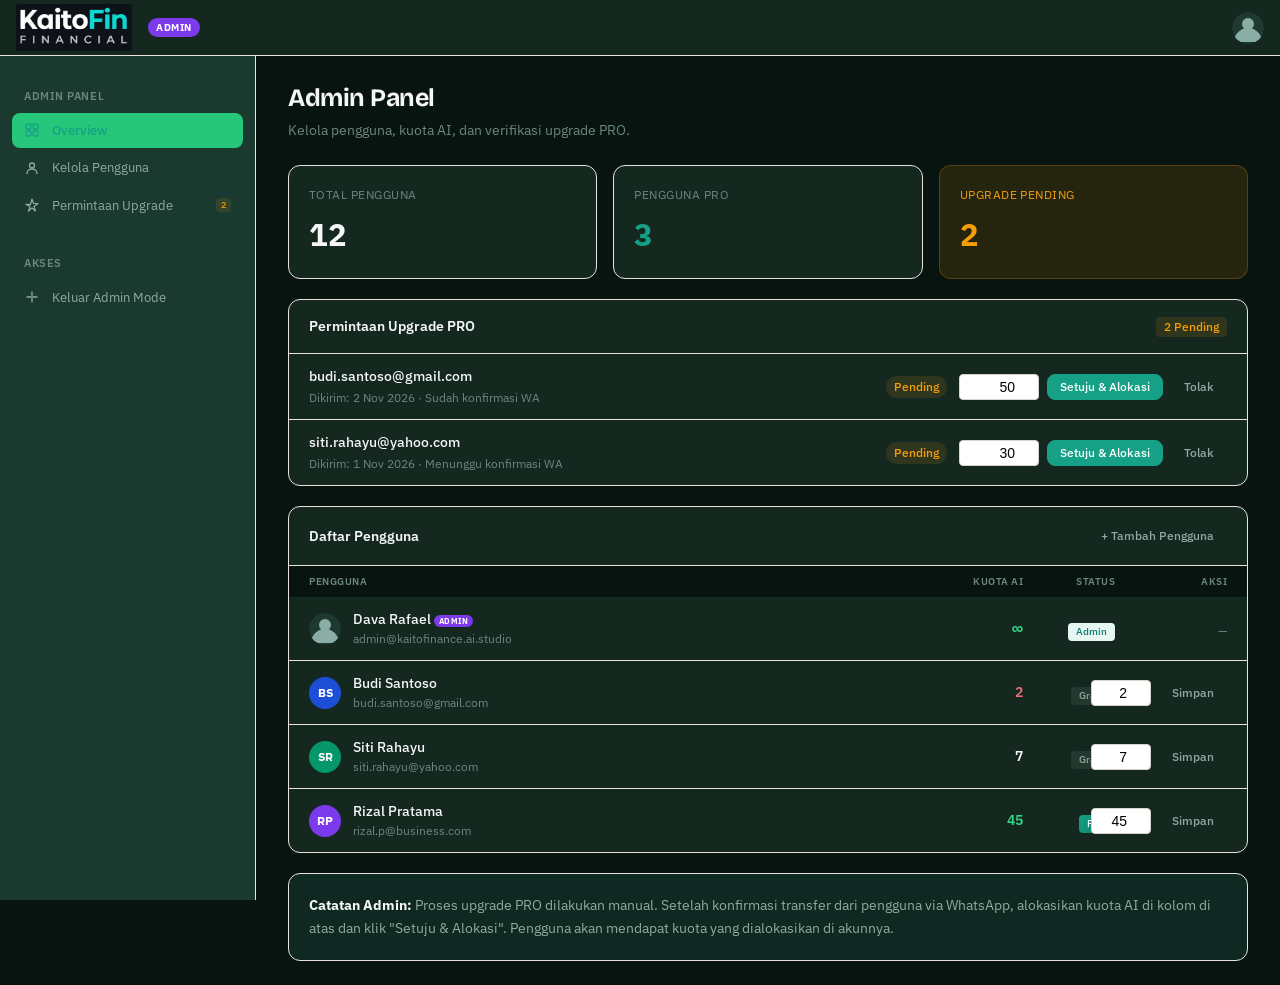
<file: src/pages/admin.html>
<!DOCTYPE html>
<html lang="id">
<head>
  <meta charset="UTF-8" />
  <meta name="viewport" content="width=device-width, initial-scale=1.0, viewport-fit=cover" />
  <title>Admin Panel — KaitoFin</title>
  <link rel="preconnect" href="https://fonts.googleapis.com" />
  <link rel="preconnect" href="https://fonts.gstatic.com" crossorigin />
  <link href="https://fonts.googleapis.com/css2?family=IBM+Plex+Sans:wght@300;400;500;600;700&family=Bricolage+Grotesque:opsz,wght@12..96,700;12..96,800&display=swap" rel="stylesheet" />
  <link rel="stylesheet" href="../styles/tokens.css" />
  <link rel="stylesheet" href="../styles/components.css" />
  <style>
    .admin-badge { background-color: #7C3AED; color: #fff; font-size: 10px; font-weight: 700; text-transform: uppercase; letter-spacing: 0.06em; padding: 2px 8px; border-radius: var(--radius-full); }
    .app-header { position: fixed; top: 0; left: 0; right: 0; z-index: 50; height: var(--header-height); background-color: var(--surface-card); border-bottom: 1px solid var(--border-muted); display: flex; align-items: center; padding: 0 var(--space-4); gap: var(--space-4); }
    .header-brand { display: flex; align-items: center; text-decoration: none; }
    .header-wordmark { display: block; width: 116px; height: auto; border-radius: 3px; }
    .header-spacer { flex: 1; }
    .header-user-btn { width: 32px; height: 32px; border-radius: 50%; background: #7C3AED; display: flex; align-items: center; justify-content: center; color: #fff; font-size: 12px; font-weight: 600; border: none; cursor: pointer; }
    .sidebar { position: fixed; top: var(--header-height); left: 0; bottom: 0; width: var(--sidebar-width); background-color: var(--surface-elevated); border-right: 1px solid var(--border-muted); overflow-y: auto; z-index: 40; padding: var(--space-4) var(--space-3); }
    .main-content { margin-left: var(--sidebar-width); margin-top: var(--header-height); padding: var(--space-6) var(--space-8); }
    .admin-section { background-color: var(--surface-card); border: 1px solid var(--border-muted); border-radius: var(--radius-lg); overflow: hidden; margin-bottom: var(--space-5); }
    .admin-section-header { padding: var(--space-4) var(--space-5); border-bottom: 1px solid var(--border-muted); display: flex; align-items: center; justify-content: space-between; }
    .admin-section-title { font-size: var(--text-sm); font-weight: 600; color: var(--text-primary); }
    .user-row { display: flex; align-items: center; gap: var(--space-3); padding: var(--space-3) var(--space-5); border-bottom: 1px solid var(--border-muted); }
    .user-row:last-child { border-bottom: none; }
    .user-avatar { width: 32px; height: 32px; border-radius: 50%; display: flex; align-items: center; justify-content: center; font-size: 12px; font-weight: 700; color: #fff; flex-shrink: 0; }
    .user-info { flex: 1; min-width: 0; }
    .user-name { font-size: var(--text-sm); font-weight: 500; color: var(--text-primary); }
    .user-email { font-size: var(--text-xs); color: var(--text-muted); }
    .quota-cell { font-size: var(--text-sm); font-variant-numeric: tabular-nums; font-weight: 600; color: var(--text-primary); width: 80px; text-align: right; }
    .quota-low { color: var(--expense-color); }
    .quota-ok { color: var(--income-color); }
    .upgrade-row { display: flex; align-items: center; gap: var(--space-3); padding: var(--space-3) var(--space-5); border-bottom: 1px solid var(--border-muted); }
    .upgrade-row:last-child { border-bottom: none; }
    .upgrade-status { font-size: var(--text-xs); padding: 2px 8px; border-radius: var(--radius-full); font-weight: 500; }
    .upgrade-status-pending { background-color: var(--warning-bg); color: var(--warning-color); }
    .upgrade-status-verified { background-color: var(--income-bg); color: var(--income-color); }
    .inline-form { display: flex; align-items: center; gap: var(--space-2); }
    .quota-input { font-size: var(--text-sm); font-variant-numeric: tabular-nums; padding: 4px 8px; border: 1px solid var(--border-default); border-radius: var(--radius-sm); width: 80px; text-align: right; }
    .quota-input:focus { outline: none; border-color: var(--brand-accent); }
    @media (max-width: 1023px) { .sidebar { transform: translateX(-100%); } .main-content { margin-left: 0; } }
  </style>
</head>
<body>

  <header class="app-header" role="banner">
    <a href="../../index.html" class="header-brand" aria-label="KaitoFin — Beranda">
      <img class="header-wordmark" src="../../assets/kaitofin-wordmark.png" alt="" width="687" height="282" />
    </a>
    <span class="admin-badge">Admin</span>
    <div class="header-spacer"></div>
    <button class="header-user-btn" aria-label="Admin: Dava Rafael" style="padding:0;overflow:hidden;background:transparent;border:none;width:32px;height:32px;border-radius:50%;cursor:pointer">
      <svg viewBox="0 0 32 32" width="32" height="32" xmlns="http://www.w3.org/2000/svg" aria-hidden="true" focusable="false" style="display:block;border-radius:50%">
        <rect width="32" height="32" rx="50" fill="#1E3A30"/>
        <circle cx="16" cy="12" r="6" fill="#8AADA6"/>
        <path d="M2 30c0-7.7 6.3-14 14-14s14 6.3 14 14" fill="#8AADA6"/>
      </svg>
    </button>
  </header>

  <nav class="sidebar" aria-label="Navigasi admin">
    <div class="nav-section-label">Admin Panel</div>
    <ul role="list" style="list-style:none;display:flex;flex-direction:column;gap:2px">
      <li><a href="admin.html" class="nav-item nav-item-active" aria-current="page">
        <svg class="nav-icon" viewBox="0 0 16 16" fill="none" aria-hidden="true"><rect x="2" y="2" width="5" height="5" rx="1" stroke="currentColor" stroke-width="1.3"/><rect x="9" y="2" width="5" height="5" rx="1" stroke="currentColor" stroke-width="1.3"/><rect x="2" y="9" width="5" height="5" rx="1" stroke="currentColor" stroke-width="1.3"/><rect x="9" y="9" width="5" height="5" rx="1" stroke="currentColor" stroke-width="1.3"/></svg>
        Overview
      </a></li>
      <li><a href="#users" class="nav-item">
        <svg class="nav-icon" viewBox="0 0 16 16" fill="none" aria-hidden="true"><circle cx="8" cy="5.5" r="2.5" stroke="currentColor" stroke-width="1.3"/><path d="M3 13.5c0-2.5 2.2-4.5 5-4.5s5 2 5 4.5" stroke="currentColor" stroke-width="1.3" stroke-linecap="round"/></svg>
        Kelola Pengguna
      </a></li>
      <li><a href="#upgrades" class="nav-item">
        <svg class="nav-icon" viewBox="0 0 16 16" fill="none" aria-hidden="true"><path d="M8 2l1.5 4.5H14l-4 2.9 1.5 4.6L8 11l-3.5 3 1.5-4.6L2 7.4h4.5L8 2z" stroke="currentColor" stroke-width="1.2" stroke-linejoin="round"/></svg>
        Permintaan Upgrade
        <span class="badge badge-warning" style="margin-left:auto;font-size:9px;padding:1px 5px">2</span>
      </a></li>
    </ul>
    <div class="nav-section-label" style="margin-top:var(--space-4)">Akses</div>
    <ul role="list" style="list-style:none;display:flex;flex-direction:column;gap:2px">
      <li><a href="dashboard.html" class="nav-item">
        <svg class="nav-icon" viewBox="0 0 16 16" fill="none" aria-hidden="true"><path d="M3 8h4M9 8h4M8 3v4M8 9v4" stroke="currentColor" stroke-width="1.3" stroke-linecap="round"/></svg>
        Keluar Admin Mode
      </a></li>
    </ul>
  </nav>

  <main class="main-content" id="main-content">

    <div style="margin-bottom:var(--space-6)">
      <h1 style="font-family:var(--font-display);font-size:var(--text-xl);font-weight:700;color:var(--text-primary);letter-spacing:-0.02em">Admin Panel</h1>
      <p style="font-size:var(--text-sm);color:var(--text-muted);margin-top:2px">Kelola pengguna, kuota AI, dan verifikasi upgrade PRO.</p>
    </div>

    <!-- Admin KPI -->
    <div style="display:grid;grid-template-columns:repeat(1,1fr);gap:var(--space-4);margin-bottom:var(--space-5)" role="region" aria-label="Statistik admin">
      <div style="display:grid;grid-template-columns:repeat(3,1fr);gap:var(--space-4)">
        <div style="background:var(--surface-card);border:1px solid var(--border-muted);border-radius:var(--radius-lg);padding:var(--space-5)">
          <div style="font-size:var(--text-xs);color:var(--text-muted);text-transform:uppercase;letter-spacing:0.04em;margin-bottom:var(--space-2)">Total Pengguna</div>
          <div style="font-size:var(--text-2xl);font-weight:700;font-variant-numeric:tabular-nums;color:var(--text-primary)">12</div>
        </div>
        <div style="background:var(--surface-card);border:1px solid var(--border-muted);border-radius:var(--radius-lg);padding:var(--space-5)">
          <div style="font-size:var(--text-xs);color:var(--text-muted);text-transform:uppercase;letter-spacing:0.04em;margin-bottom:var(--space-2)">Pengguna PRO</div>
          <div style="font-size:var(--text-2xl);font-weight:700;font-variant-numeric:tabular-nums;color:var(--brand-accent)">3</div>
        </div>
        <div style="background:var(--warning-bg);border:1px solid var(--warning-border);border-radius:var(--radius-lg);padding:var(--space-5)">
          <div style="font-size:var(--text-xs);color:var(--warning-color);text-transform:uppercase;letter-spacing:0.04em;margin-bottom:var(--space-2)">Upgrade Pending</div>
          <div style="font-size:var(--text-2xl);font-weight:700;font-variant-numeric:tabular-nums;color:var(--warning-color)">2</div>
        </div>
      </div>
    </div>

    <!-- Pending Upgrades -->
    <div class="admin-section" id="upgrades" role="region" aria-label="Permintaan upgrade PRO">
      <div class="admin-section-header">
        <span class="admin-section-title">Permintaan Upgrade PRO</span>
        <span class="badge badge-warning">2 Pending</span>
      </div>
      <div class="upgrade-row">
        <div style="flex:1;min-width:0">
          <div style="font-size:var(--text-sm);font-weight:500;color:var(--text-primary)">budi.santoso@gmail.com</div>
          <div style="font-size:var(--text-xs);color:var(--text-muted);margin-top:2px">Dikirim: 2 Nov 2026 · Sudah konfirmasi WA</div>
        </div>
        <span class="upgrade-status upgrade-status-pending">Pending</span>
        <div class="inline-form">
          <label for="quota-budi" class="sr-only">Kuota untuk budi.santoso</label>
          <input type="number" id="quota-budi" class="quota-input" value="50" min="1" aria-label="Alokasikan kuota AI untuk budi.santoso" />
          <button class="btn btn-primary btn-sm" onclick="alert('Kuota berhasil dialokasikan untuk budi.santoso!')" aria-label="Setujui dan alokasikan kuota untuk budi.santoso">
            Setuju &amp; Alokasi
          </button>
          <button class="btn btn-ghost btn-sm" aria-label="Tolak permintaan budi.santoso">Tolak</button>
        </div>
      </div>
      <div class="upgrade-row">
        <div style="flex:1;min-width:0">
          <div style="font-size:var(--text-sm);font-weight:500;color:var(--text-primary)">siti.rahayu@yahoo.com</div>
          <div style="font-size:var(--text-xs);color:var(--text-muted);margin-top:2px">Dikirim: 1 Nov 2026 · Menunggu konfirmasi WA</div>
        </div>
        <span class="upgrade-status upgrade-status-pending">Pending</span>
        <div class="inline-form">
          <label for="quota-siti" class="sr-only">Kuota untuk siti.rahayu</label>
          <input type="number" id="quota-siti" class="quota-input" value="30" min="1" aria-label="Alokasikan kuota AI untuk siti.rahayu" />
          <button class="btn btn-primary btn-sm" onclick="alert('Kuota berhasil dialokasikan untuk siti.rahayu!')" aria-label="Setujui dan alokasikan kuota untuk siti.rahayu">
            Setuju &amp; Alokasi
          </button>
          <button class="btn btn-ghost btn-sm" aria-label="Tolak permintaan siti.rahayu">Tolak</button>
        </div>
      </div>
    </div>

    <!-- User List -->
    <div class="admin-section" id="users" role="region" aria-label="Daftar semua pengguna">
      <div class="admin-section-header">
        <span class="admin-section-title">Daftar Pengguna</span>
        <a href="#" class="btn btn-ghost btn-sm">+ Tambah Pengguna</a>
      </div>
      <div role="table" aria-label="Tabel pengguna">
        <div role="row" style="display:flex;align-items:center;gap:var(--space-3);padding:var(--space-2) var(--space-5);background:var(--surface-page);font-size:10px;font-weight:600;color:var(--text-muted);text-transform:uppercase;letter-spacing:0.05em" aria-hidden="true">
          <span style="flex:1">Pengguna</span>
          <span style="width:80px;text-align:right">Kuota AI</span>
          <span style="width:80px;text-align:right">Status</span>
          <span style="width:100px;text-align:right">Aksi</span>
        </div>

        <div class="user-row" role="row">
          <div class="user-avatar" role="img" aria-label="Avatar Dava Rafael" style="padding:0;overflow:hidden;background:transparent;border:none">
            <svg viewBox="0 0 32 32" width="32" height="32" xmlns="http://www.w3.org/2000/svg" aria-hidden="true" focusable="false" style="display:block;border-radius:50%">
              <rect width="32" height="32" rx="50" fill="#1E3A30"/>
              <circle cx="16" cy="12" r="6" fill="#8AADA6"/>
              <path d="M2 30c0-7.7 6.3-14 14-14s14 6.3 14 14" fill="#8AADA6"/>
            </svg>
          </div>
          <div class="user-info" role="cell">
            <div class="user-name">Dava Rafael <span class="admin-badge" style="font-size:8px;padding:1px 5px">Admin</span></div>
            <div class="user-email">admin@kaitofinance.ai.studio</div>
          </div>
          <div class="quota-cell quota-ok" role="cell" aria-label="Kuota tak terbatas">∞</div>
          <div role="cell" style="width:80px;text-align:right"><span class="badge badge-ai" style="font-size:10px">Admin</span></div>
          <div role="cell" style="width:100px;text-align:right"><span style="font-size:var(--text-xs);color:var(--text-muted)">—</span></div>
        </div>

        <div class="user-row" role="row">
          <div class="user-avatar" style="background:#1D4ED8" role="img" aria-label="Avatar BS">BS</div>
          <div class="user-info" role="cell">
            <div class="user-name">Budi Santoso</div>
            <div class="user-email">budi.santoso@gmail.com</div>
          </div>
          <div class="quota-cell quota-low" role="cell" aria-label="Kuota AI: 2 tersisa">2</div>
          <div role="cell" style="width:80px;text-align:right"><span class="badge badge-neutral" style="font-size:10px">Gratis</span></div>
          <div role="cell" style="width:100px;text-align:right">
            <div class="inline-form" style="justify-content:flex-end">
              <label for="q-budi" class="sr-only">Kuota baru untuk Budi</label>
              <input type="number" id="q-budi" class="quota-input" value="2" min="0" style="width:60px" aria-label="Kuota AI Budi Santoso" />
              <button class="btn btn-ghost btn-sm" onclick="alert('Kuota diperbarui!')" aria-label="Simpan kuota baru">Simpan</button>
            </div>
          </div>
        </div>

        <div class="user-row" role="row">
          <div class="user-avatar" style="background:#059669" role="img" aria-label="Avatar SR">SR</div>
          <div class="user-info" role="cell">
            <div class="user-name">Siti Rahayu</div>
            <div class="user-email">siti.rahayu@yahoo.com</div>
          </div>
          <div class="quota-cell" role="cell" aria-label="Kuota AI: 7 tersisa">7</div>
          <div role="cell" style="width:80px;text-align:right"><span class="badge badge-neutral" style="font-size:10px">Gratis</span></div>
          <div role="cell" style="width:100px;text-align:right">
            <div class="inline-form" style="justify-content:flex-end">
              <label for="q-siti" class="sr-only">Kuota baru untuk Siti</label>
              <input type="number" id="q-siti" class="quota-input" value="7" min="0" style="width:60px" aria-label="Kuota AI Siti Rahayu" />
              <button class="btn btn-ghost btn-sm" onclick="alert('Kuota diperbarui!')" aria-label="Simpan kuota baru">Simpan</button>
            </div>
          </div>
        </div>

        <div class="user-row" role="row">
          <div class="user-avatar" style="background:#7C3AED" role="img" aria-label="Avatar RP">RP</div>
          <div class="user-info" role="cell">
            <div class="user-name">Rizal Pratama</div>
            <div class="user-email">rizal.p@business.com</div>
          </div>
          <div class="quota-cell quota-ok" role="cell" aria-label="Kuota AI: 45 tersisa">45</div>
          <div role="cell" style="width:80px;text-align:right"><span class="badge badge-pro" style="font-size:10px">PRO</span></div>
          <div role="cell" style="width:100px;text-align:right">
            <div class="inline-form" style="justify-content:flex-end">
              <label for="q-rizal" class="sr-only">Kuota baru untuk Rizal</label>
              <input type="number" id="q-rizal" class="quota-input" value="45" min="0" style="width:60px" aria-label="Kuota AI Rizal Pratama" />
              <button class="btn btn-ghost btn-sm" onclick="alert('Kuota diperbarui!')" aria-label="Simpan kuota baru">Simpan</button>
            </div>
          </div>
        </div>
      </div>
    </div>

    <div style="background:var(--surface-inset);border:1px solid var(--border-muted);border-radius:var(--radius-lg);padding:var(--space-5);font-size:var(--text-sm);color:var(--text-secondary);line-height:var(--leading-relaxed)" role="note">
      <strong style="color:var(--text-primary)">Catatan Admin:</strong> Proses upgrade PRO dilakukan manual. Setelah konfirmasi transfer dari pengguna via WhatsApp, alokasikan kuota AI di kolom di atas dan klik "Setuju &amp; Alokasi". Pengguna akan mendapat kuota yang dialokasikan di akunnya.
    </div>

  </main>

</body>
</html>
</file>
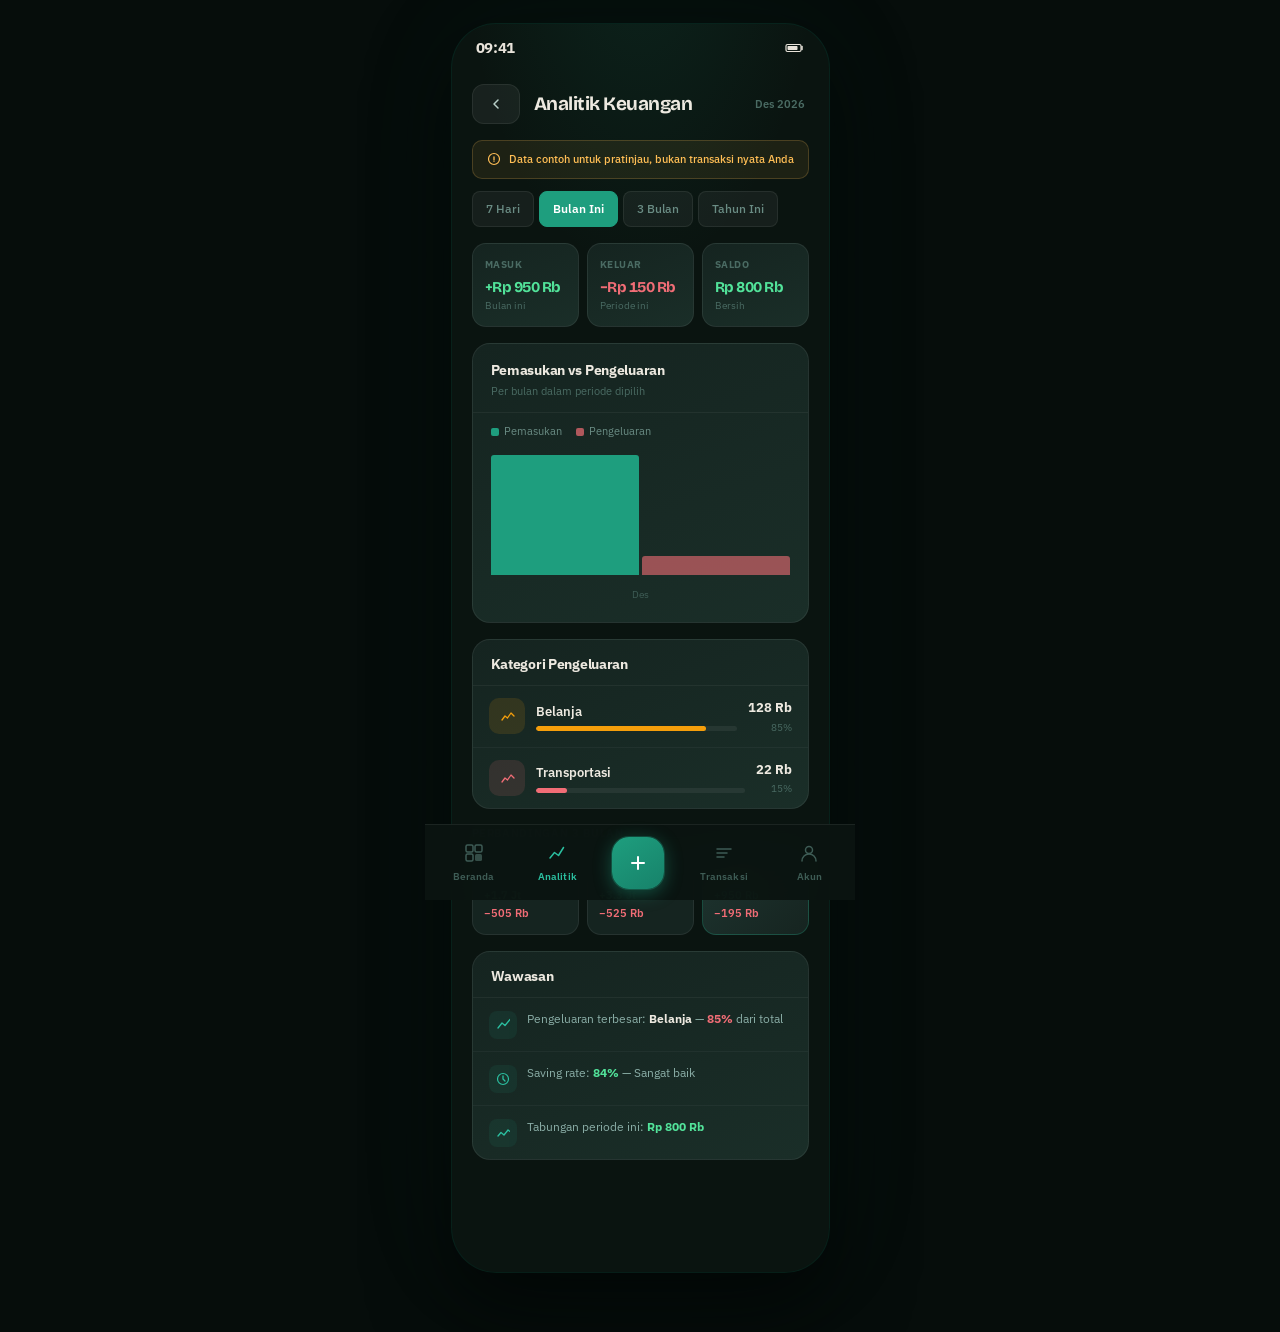
<file: src/pages/analytics.html>
<!DOCTYPE html>
<html lang="id">
<head>
  <meta charset="UTF-8" />
  <meta name="viewport" content="width=device-width, initial-scale=1.0, maximum-scale=1.0, viewport-fit=cover" />
  <title>Analitik Keuangan — KaitoFin</title>
  <meta name="theme-color" content="#0A1410" />
  <link rel="preconnect" href="https://fonts.googleapis.com" />
  <link rel="preconnect" href="https://fonts.gstatic.com" crossorigin />
  <link href="https://fonts.googleapis.com/css2?family=IBM+Plex+Sans:wght@400;500;600;700&family=Bricolage+Grotesque:opsz,wght@12..96,600;12..96,700;12..96,800&display=swap" rel="stylesheet" />
  <link rel="stylesheet" href="../styles/tokens.css" />
  <link rel="stylesheet" href="../styles/mobile.css" />
  <style>
    /* ── Analytics page styles ─────────────────────────── */
    .an-period-bar {
      display: flex;
      gap: 5px;
      padding: 0 20px 16px;
      overflow-x: auto;
      overflow-y: hidden;
      scrollbar-width: none;
    }
    .an-period-bar::-webkit-scrollbar { display: none; }

    .an-period-tab {
      background: rgba(255,255,255,0.05);
      border: 1px solid rgba(255,255,255,0.07);
      border-radius: 8px;
      padding: 7px 13px;
      font-size: 12px;
      font-weight: 500;
      color: #6A8C84;
      cursor: pointer;
      white-space: nowrap;
      flex-shrink: 0;
      font-family: inherit;
      transition: all 150ms ease-out;
      min-height: 36px;
    }

    .an-period-tab:hover { border-color: #1E9E7E; color: #2BBFA0; }

    .an-period-tab.active {
      background: #1E9E7E;
      border-color: #1E9E7E;
      color: #ffffff;
      font-weight: 600;
    }

    .an-period-tab:focus-visible { outline: 2px solid #1E9E7E; outline-offset: 2px; }

    /* Summary row */
    .an-summary-grid {
      display: grid;
      grid-template-columns: 1fr 1fr 1fr;
      gap: 8px;
      padding: 0 20px 16px;
    }

    .an-summary-card {
      background: linear-gradient(160deg, #152420 0%, #1A2E28 100%);
      border: 1px solid rgba(255,255,255,0.07);
      border-radius: 14px;
      padding: 13px 12px;
    }

    .an-summary-label {
      font-size: 10px;
      font-weight: 700;
      color: #4A6B63;
      text-transform: uppercase;
      letter-spacing: 0.05em;
      margin-bottom: 7px;
    }

    .an-summary-val {
      font-family: var(--font-display);
      font-size: 15px;
      font-weight: 700;
      font-variant-numeric: tabular-nums;
      letter-spacing: -0.03em;
      line-height: 1.1;
    }

    .an-summary-period {
      font-size: 10px;
      color: #4A6B63;
      margin-top: 3px;
    }

    /* Chart card */
    .an-chart-card {
      margin: 0 20px 16px;
      background: linear-gradient(160deg, #152420 0%, #1A2E28 100%);
      border: 1px solid rgba(255,255,255,0.07);
      border-radius: 18px;
      overflow: hidden;
    }

    .an-chart-head {
      padding: 16px 18px 12px;
      border-bottom: 1px solid rgba(255,255,255,0.05);
      display: flex;
      align-items: flex-start;
      justify-content: space-between;
      gap: 12px;
    }

    .an-chart-title {
      font-size: 14px;
      font-weight: 700;
      color: #EDE9E0;
      letter-spacing: -0.02em;
    }

    .an-chart-sub {
      font-size: 11px;
      color: #4A6B63;
      margin-top: 2px;
    }

    .an-chart-legend {
      display: flex;
      gap: 14px;
      padding: 10px 18px 0;
      flex-wrap: wrap;
    }

    .an-legend-dot {
      display: inline-block;
      width: 8px;
      height: 8px;
      border-radius: 2px;
      margin-right: 5px;
      vertical-align: middle;
    }

    .an-legend-item {
      font-size: 11px;
      color: #6A8C84;
    }

    .an-bar-area {
      padding: 16px 18px 8px;
      display: flex;
      flex-direction: column;
      gap: 8px;
    }

    .an-bars-row {
      display: flex;
      align-items: flex-end;
      gap: 6px;
      height: 120px;
    }

    .an-bar-group {
      display: flex;
      gap: 3px;
      align-items: flex-end;
      flex: 1;
      height: 100%;
    }

    .an-bar {
      border-radius: 3px 3px 0 0;
      flex: 1;
      min-height: 3px;
      transition: height 250ms ease-out, opacity 150ms ease-out;
    }

    @media (prefers-reduced-motion: reduce) {
      .an-bar { transition: none; }
    }

    .an-bar:hover { opacity: 0.8; }
    .an-bar-income  { background: #1E9E7E; }
    .an-bar-expense { background: rgba(241,109,118,0.6); }

    .an-bar-labels {
      display: flex;
      justify-content: space-around;
      padding: 4px 0 12px;
    }

    .an-bar-label {
      font-size: 10px;
      color: #3E5C55;
      text-align: center;
      flex: 1;
      font-variant-numeric: tabular-nums;
    }

    /* Category breakdown */
    .an-cat-card {
      margin: 0 20px 16px;
      background: linear-gradient(160deg, #152420 0%, #1A2E28 100%);
      border: 1px solid rgba(255,255,255,0.07);
      border-radius: 18px;
      overflow: hidden;
    }

    .an-cat-head {
      padding: 14px 18px 10px;
      border-bottom: 1px solid rgba(255,255,255,0.05);
      font-size: 14px;
      font-weight: 700;
      color: #EDE9E0;
      letter-spacing: -0.02em;
    }

    .an-cat-item {
      display: flex;
      align-items: center;
      gap: 11px;
      padding: 12px 16px;
      border-bottom: 1px solid rgba(255,255,255,0.04);
    }

    .an-cat-item:last-child { border-bottom: none; }

    .an-cat-icon {
      width: 36px;
      height: 36px;
      border-radius: 10px;
      display: flex;
      align-items: center;
      justify-content: center;
      flex-shrink: 0;
    }

    .an-cat-info { flex: 1; min-width: 0; }

    .an-cat-name {
      font-size: 13px;
      font-weight: 600;
      color: #EDE9E0;
      margin-bottom: 5px;
      white-space: nowrap;
      overflow: hidden;
      text-overflow: ellipsis;
    }

    .an-cat-bar-wrap {
      height: 5px;
      background: rgba(255,255,255,0.06);
      border-radius: 3px;
      overflow: hidden;
    }

    .an-cat-bar {
      height: 100%;
      border-radius: 3px;
      transition: width 300ms ease-out;
    }

    @media (prefers-reduced-motion: reduce) {
      .an-cat-bar { transition: none; }
    }

    .an-cat-right { text-align: right; flex-shrink: 0; }

    .an-cat-amount {
      font-size: 13px;
      font-weight: 700;
      color: #EDE9E0;
      font-variant-numeric: tabular-nums;
    }

    .an-cat-pct {
      font-size: 10px;
      color: #4A6B63;
      margin-top: 2px;
    }

    /* Month comparison */
    .an-month-grid {
      display: grid;
      grid-template-columns: 1fr 1fr 1fr;
      gap: 8px;
      margin: 0 20px 16px;
    }

    .an-month-card {
      border-radius: 14px;
      padding: 12px 11px;
      border: 1px solid rgba(255,255,255,0.07);
    }

    .an-month-label {
      font-size: 10px;
      font-weight: 600;
      color: #4A6B63;
      margin-bottom: 7px;
    }

    .an-month-income {
      font-size: 11px;
      font-weight: 600;
      font-variant-numeric: tabular-nums;
      color: #52E39A;
      margin-bottom: 2px;
    }

    .an-month-expense {
      font-size: 11px;
      font-weight: 600;
      font-variant-numeric: tabular-nums;
      color: #F16D76;
    }

    /* Insights */
    .an-insights-card {
      margin: 0 20px 24px;
      background: linear-gradient(160deg, #152420 0%, #1A2E28 100%);
      border: 1px solid rgba(255,255,255,0.07);
      border-radius: 18px;
      overflow: hidden;
    }

    .an-insights-head {
      padding: 14px 18px 10px;
      border-bottom: 1px solid rgba(255,255,255,0.05);
      font-size: 14px;
      font-weight: 700;
      color: #EDE9E0;
      letter-spacing: -0.02em;
    }

    .an-insight-row {
      display: flex;
      align-items: flex-start;
      gap: 10px;
      padding: 12px 16px;
      border-bottom: 1px solid rgba(255,255,255,0.04);
      font-size: 12px;
      color: #8AADA6;
      line-height: 1.55;
    }

    .an-insight-row:last-child { border-bottom: none; }

    .an-insight-icon {
      width: 28px;
      height: 28px;
      border-radius: 8px;
      background: rgba(30,158,126,0.10);
      color: #2BBFA0;
      display: flex;
      align-items: center;
      justify-content: center;
      flex-shrink: 0;
      margin-top: 1px;
    }

    /* Demo banner */
    .demo-banner {
      margin: 0 20px 12px;
      padding: 10px 14px;
      background: rgba(255,190,85,0.08);
      border: 1px solid rgba(255,190,85,0.2);
      border-radius: 10px;
      display: flex;
      align-items: center;
      gap: 8px;
      font-size: 11px;
      color: #FFBE55;
      font-weight: 500;
    }

    /* Section label */
    .an-section-label {
      font-size: 11px;
      font-weight: 700;
      color: #4A6B63;
      text-transform: uppercase;
      letter-spacing: 0.06em;
      padding: 0 20px 10px;
    }
  </style>
</head>
<body>
<div class="mobile-app">
  <div class="page-scroll">

    <!-- Status bar -->
    <div class="status-bar" aria-hidden="true">
      <span class="status-time">09:41</span>
      <div class="status-icons">
        <svg width="20" height="10" viewBox="0 0 20 10" fill="none" aria-hidden="true">
          <rect x="1" y="1.5" width="15" height="7" rx="1.5" stroke="currentColor" stroke-width="1.2"/>
          <rect x="2.5" y="3" width="10" height="4" rx="0.8" fill="currentColor"/>
          <path d="M17 3.5v3" stroke="currentColor" stroke-width="1.5" stroke-linecap="round"/>
        </svg>
      </div>
    </div>

    <!-- Header -->
    <header class="scan-mobile-header" role="banner">
      <a href="dashboard.html" class="scan-back-btn" aria-label="Kembali ke dashboard">
        <svg width="16" height="16" viewBox="0 0 16 16" fill="none" aria-hidden="true">
          <path d="M10 4l-4 4 4 4" stroke="currentColor" stroke-width="1.5" stroke-linecap="round" stroke-linejoin="round"/>
        </svg>
      </a>
      <h1 class="scan-page-title">Analitik Keuangan</h1>
      <div id="header-period-label" style="font-size:11px;font-weight:600;color:#4A6B63;margin-left:auto;padding-right:4px">Nov 2026</div>
    </header>

    <!-- Demo banner -->
    <div id="demo-banner" class="demo-banner" hidden>
      <svg width="14" height="14" viewBox="0 0 14 14" fill="none" aria-hidden="true">
        <circle cx="7" cy="7" r="5.5" stroke="currentColor" stroke-width="1.2"/>
        <path d="M7 5v3" stroke="currentColor" stroke-width="1.3" stroke-linecap="round"/>
        <circle cx="7" cy="9.5" r="0.6" fill="currentColor"/>
      </svg>
      Data contoh untuk pratinjau, bukan transaksi nyata Anda
    </div>

    <!-- Period tabs — no global event dependency -->
    <div class="an-period-bar" role="tablist" aria-label="Pilih periode analitik">
      <button id="tab-7days"   role="tab" aria-selected="false" class="an-period-tab" onclick="setPeriod('7days')"   aria-label="7 hari terakhir">7 Hari</button>
      <button id="tab-1month" role="tab" aria-selected="true"  class="an-period-tab active" onclick="setPeriod('1month')"  aria-label="Bulan ini">Bulan Ini</button>
      <button id="tab-3months" role="tab" aria-selected="false" class="an-period-tab" onclick="setPeriod('3months')" aria-label="3 bulan terakhir">3 Bulan</button>
      <button id="tab-12months" role="tab" aria-selected="false" class="an-period-tab" onclick="setPeriod('12months')" aria-label="Tahun ini">Tahun Ini</button>
    </div>

    <!-- Summary cards -->
    <section aria-label="Ringkasan keuangan periode">
      <div class="an-summary-grid">
        <div class="an-summary-card" role="region" aria-label="Total pemasukan periode">
          <div class="an-summary-label">Masuk</div>
          <div id="summary-income" class="an-summary-val" style="color:#52E39A">+Rp 0</div>
          <div id="period-label" class="an-summary-period">Bulan ini</div>
        </div>
        <div class="an-summary-card" role="region" aria-label="Total pengeluaran periode">
          <div class="an-summary-label">Keluar</div>
          <div id="summary-expense" class="an-summary-val" style="color:#F16D76">−Rp 0</div>
          <div class="an-summary-period">Periode ini</div>
        </div>
        <div class="an-summary-card" role="region" aria-label="Saldo bersih periode">
          <div class="an-summary-label">Saldo</div>
          <div id="summary-balance" class="an-summary-val" style="color:#EDE9E0">Rp 0</div>
          <div class="an-summary-period">Bersih</div>
        </div>
      </div>
    </section>

    <!-- Income vs Expense bar chart -->
    <div class="an-chart-card" role="region" aria-label="Grafik pemasukan vs pengeluaran">
      <div class="an-chart-head">
        <div>
          <div class="an-chart-title">Pemasukan vs Pengeluaran</div>
          <div class="an-chart-sub">Per bulan dalam periode dipilih</div>
        </div>
      </div>
      <div class="an-chart-legend" aria-hidden="true">
        <span class="an-legend-item"><span class="an-legend-dot" style="background:#1E9E7E"></span>Pemasukan</span>
        <span class="an-legend-item"><span class="an-legend-dot" style="background:rgba(241,109,118,0.7)"></span>Pengeluaran</span>
      </div>
      <div class="an-bar-area">
        <div id="bar-chart-container" class="an-bars-row" role="img" aria-label="Grafik batang pemasukan dan pengeluaran">
          <!-- rendered by JS -->
        </div>
        <div id="bar-chart-labels" class="an-bar-labels" aria-hidden="true">
          <!-- rendered by JS -->
        </div>
      </div>
    </div>

    <!-- Category breakdown -->
    <div id="cat-section" class="an-cat-card" role="region" aria-label="Kategori pengeluaran">
      <div class="an-cat-head">Kategori Pengeluaran</div>
      <div id="category-breakdown">
        <!-- rendered by JS -->
      </div>
    </div>

    <!-- Monthly comparison — always 3 months, independent of period -->
    <div role="region" aria-label="Perbandingan 3 bulan terakhir">
      <div class="an-section-label">Perbandingan 3 Bulan</div>
      <div class="an-month-grid" id="month-comparison">
        <!-- rendered by JS -->
      </div>
    </div>

    <!-- Insights -->
    <div id="insights-wrap" class="an-insights-card" role="region" aria-label="Wawasan keuangan">
      <div class="an-insights-head">Wawasan</div>
      <div id="insights-container">
        <!-- rendered by JS -->
      </div>
    </div>

  </div><!-- end .page-scroll -->

  <!-- Bottom Nav -->
  <nav class="bottom-nav" role="navigation" aria-label="Navigasi utama aplikasi">
    <a href="dashboard.html" class="bottom-nav-item" aria-label="Dashboard">
      <div class="bottom-nav-icon" aria-hidden="true">
        <svg width="22" height="22" viewBox="0 0 22 22" fill="none"><rect x="3" y="3" width="7" height="7" rx="1.5" stroke="currentColor" stroke-width="1.5" fill="none"/><rect x="12" y="3" width="7" height="7" rx="1.5" stroke="currentColor" stroke-width="1.5" fill="none"/><rect x="3" y="12" width="7" height="7" rx="1.5" stroke="currentColor" stroke-width="1.5" fill="none"/><rect x="12" y="12" width="7" height="7" rx="1.5" fill="currentColor" opacity="0.8"/></svg>
      </div>
      <span class="bottom-nav-label">Beranda</span>
    </a>
    <a href="analytics.html" class="bottom-nav-item bottom-nav-item-active" aria-current="page" aria-label="Analitik">
      <div class="bottom-nav-icon" aria-hidden="true">
        <svg width="22" height="22" viewBox="0 0 22 22" fill="none"><path d="M4 16l4.5-5.5 4 3 5-8" stroke="currentColor" stroke-width="1.5" stroke-linecap="round" stroke-linejoin="round"/></svg>
      </div>
      <span class="bottom-nav-label">Analitik</span>
    </a>
    <a href="scan.html" class="bottom-nav-fab" aria-label="Tambah transaksi">
      <svg width="22" height="22" viewBox="0 0 22 22" fill="none" aria-hidden="true"><path d="M11 5v12M5 11h12" stroke="white" stroke-width="2" stroke-linecap="round"/></svg>
    </a>
    <a href="transactions.html" class="bottom-nav-item" aria-label="Transaksi">
      <div class="bottom-nav-icon" aria-hidden="true">
        <svg width="22" height="22" viewBox="0 0 22 22" fill="none"><path d="M4 7h14M4 11h10M4 15h7" stroke="currentColor" stroke-width="1.5" stroke-linecap="round"/></svg>
      </div>
      <span class="bottom-nav-label">Transaksi</span>
    </a>
    <a href="account.html" class="bottom-nav-item" aria-label="Akun">
      <div class="bottom-nav-icon" aria-hidden="true">
        <svg width="22" height="22" viewBox="0 0 22 22" fill="none"><circle cx="11" cy="8" r="3.5" stroke="currentColor" stroke-width="1.5"/><path d="M4 19c0-3.9 3.1-7 7-7s7 3.1 7 7" stroke="currentColor" stroke-width="1.5" stroke-linecap="round"/></svg>
      </div>
      <span class="bottom-nav-label">Akun</span>
    </a>
  </nav>
</div>

<script>
'use strict';

/* ── State ──────────────────────────────────────────────── */
let currentPeriod = '1month';

/* ── Shared data source — always from kaito_transactions ── */
function getAllTransactions() {
  const transactions = JSON.parse(localStorage.getItem('kaito_transactions') || '[]');
  return transactions.length > 0 ? transactions : DEMO_ANALYTICS_TRANSACTIONS;
}

/* ── Period helpers ──────────────────────────────────────── */
const TODAY = new Date(); // live date

function localDateString(date) {
  const year = date.getFullYear();
  const month = String(date.getMonth() + 1).padStart(2, '0');
  const day = String(date.getDate()).padStart(2, '0');
  const hour = String(date.getHours()).padStart(2, '0');
  return `${year}-${month}-${day}T${hour}:00:00`;
}

function dateDaysAgo(days, hour) {
  const date = new Date(TODAY);
  date.setDate(date.getDate() - days);
  date.setHours(hour, 0, 0, 0);
  return localDateString(date);
}

function dateInPreviousMonth(monthsAgo, day, hour) {
  const date = new Date(TODAY.getFullYear(), TODAY.getMonth() - monthsAgo, day, hour);
  return localDateString(date);
}

const DEMO_ANALYTICS_TRANSACTIONS = [
  { date: dateDaysAgo(0, 12), type: 'expense', amount: 45000, category: 'Makanan & Minuman' },
  { date: dateDaysAgo(1, 9), type: 'expense', amount: 22000, category: 'Transportasi' },
  { date: dateDaysAgo(2, 15), type: 'income', amount: 950000, category: 'Freelance / Project' },
  { date: dateDaysAgo(4, 18), type: 'expense', amount: 128000, category: 'Belanja' },
  { date: dateDaysAgo(6, 8), type: 'income', amount: 1500000, category: 'Gaji / Uang Saku' },
  { date: dateInPreviousMonth(1, 10, 8), type: 'income', amount: 1800000, category: 'Gaji / Uang Saku' },
  { date: dateInPreviousMonth(1, 12, 12), type: 'expense', amount: 340000, category: 'Makanan & Minuman' },
  { date: dateInPreviousMonth(1, 18, 17), type: 'expense', amount: 185000, category: 'Transportasi' },
  { date: dateInPreviousMonth(2, 8, 8), type: 'income', amount: 1700000, category: 'Gaji / Uang Saku' },
  { date: dateInPreviousMonth(2, 13, 13), type: 'expense', amount: 295000, category: 'Makanan & Minuman' },
  { date: dateInPreviousMonth(2, 20, 19), type: 'expense', amount: 210000, category: 'Tagihan' }
];

function getDateRange(period) {
  const end   = new Date(TODAY);
  let   start;
  if (period === '7days') {
    start = new Date(TODAY);
    start.setDate(start.getDate() - 7);
  } else if (period === '1month') {
    start = new Date(TODAY.getFullYear(), TODAY.getMonth(), 1);
  } else if (period === '3months') {
    start = new Date(TODAY);
    start.setMonth(start.getMonth() - 3);
  } else { // 12months
    start = new Date(TODAY.getFullYear(), 0, 1);
  }
  return { start, end };
}

function getTransactionsByPeriod(period) {
  const { start, end } = getDateRange(period);
  return getAllTransactions().filter(t => {
    const d = new Date(t.date);
    return d >= start && d <= end;
  });
}

/* ── Formatting ──────────────────────────────────────────── */
const MONTH_NAMES = ['Jan','Feb','Mar','Apr','Mei','Jun','Jul','Agu','Sep','Okt','Nov','Des'];

function formatRupiah(amount) {
  const abs = Math.abs(amount || 0);
  if (abs >= 1000000) return 'Rp ' + (abs / 1000000).toFixed(1).replace(/\.0$/, '') + ' Jt';
  if (abs >= 1000)    return 'Rp ' + Math.round(abs / 1000) + ' Rb';
  return 'Rp ' + abs.toLocaleString('id-ID');
}

function formatAmountShort(amount) {
  const abs = Math.abs(amount || 0);
  if (abs >= 1000000) return (abs / 1000000).toFixed(1).replace(/\.0$/, '') + ' Jt';
  if (abs >= 1000)    return Math.round(abs / 1000) + ' Rb';
  return abs.toLocaleString('id-ID');
}

const PERIOD_LABELS = {
  '7days':   '7 hari terakhir',
  '1month':  'Bulan ini',
  '3months': '3 bulan terakhir',
  '12months':'Tahun ini'
};

/* ── Category colors (finite set, no rainbow) ────────────── */
const CAT_COLORS = ['#F59E0B','#F16D76','#7AB8FF','#C4AAFF','#52E39A','#FFBE55'];

/* ── setPeriod — no global event ─────────────────────────── */
function setPeriod(period) {
  currentPeriod = period;

  // Update tab states
  document.querySelectorAll('.an-period-tab').forEach(btn => {
    btn.classList.remove('active');
    btn.setAttribute('aria-selected', 'false');
  });
  const activeTab = document.getElementById('tab-' + period);
  if (activeTab) {
    activeTab.classList.add('active');
    activeTab.setAttribute('aria-selected', 'true');
  }

  // Update header label
  const headerLabel = document.getElementById('header-period-label');
  if (period === '1month') {
    headerLabel.textContent = MONTH_NAMES[TODAY.getMonth()] + ' ' + TODAY.getFullYear();
  } else {
    headerLabel.textContent = PERIOD_LABELS[period];
  }

  // Update period label in summary
  document.getElementById('period-label').textContent = PERIOD_LABELS[period];

  // Re-render all sections from the same data source
  updateSummary();
  updateBarChart();
  updateCategories();
  updateMonthComparison();
  updateInsights();
}

/* ── Summary ─────────────────────────────────────────────── */
function updateSummary() {
  const txns   = getTransactionsByPeriod(currentPeriod);
  const income  = txns.filter(t => t.type === 'income').reduce((s, t) => s + (t.amount || 0), 0);
  const expense = txns.filter(t => t.type === 'expense').reduce((s, t) => s + (t.amount || 0), 0);
  const balance = income - expense;

  document.getElementById('summary-income').textContent  = '+' + formatRupiah(income);
  document.getElementById('summary-expense').textContent = '−' + formatRupiah(expense);
  const balEl = document.getElementById('summary-balance');
  balEl.textContent  = (balance < 0 ? '−' : '') + formatRupiah(Math.abs(balance));
  balEl.style.color  = balance >= 0 ? '#52E39A' : '#F16D76';
}

/* ── Bar chart ───────────────────────────────────────────── */
function updateBarChart() {
  const container    = document.getElementById('bar-chart-container');
  const labelsEl     = document.getElementById('bar-chart-labels');
  const txns         = getTransactionsByPeriod(currentPeriod);

  // Group by month-year
  const monthMap = {};
  txns.forEach(t => {
    const d   = new Date(t.date);
    const key = d.getFullYear() + '-' + d.getMonth();
    if (!monthMap[key]) monthMap[key] = { income: 0, expense: 0, month: d.getMonth(), year: d.getFullYear() };
    if (t.type === 'income')  monthMap[key].income  += (t.amount || 0);
    if (t.type === 'expense') monthMap[key].expense += (t.amount || 0);
  });

  const sorted = Object.keys(monthMap).sort().slice(-6);

  if (sorted.length === 0) {
    container.innerHTML = `
      <div style="width:100%;display:flex;flex-direction:column;align-items:center;justify-content:center;gap:10px;padding:16px 0">
        <svg width="32" height="32" viewBox="0 0 32 32" fill="none" aria-hidden="true" style="color:#3E5C55">
          <path d="M6 26l5-7 5 4 6-10 5 3" stroke="currentColor" stroke-width="2" stroke-linecap="round" stroke-linejoin="round"/>
        </svg>
        <span style="font-size:12px;color:#4A6B63">Tidak ada data untuk periode ini</span>
      </div>`;
    labelsEl.innerHTML = '';
    return;
  }

  const maxVal = Math.max(
    ...sorted.map(k => Math.max(monthMap[k].income, monthMap[k].expense)),
    1
  );

  container.innerHTML = sorted.map(k => {
    const m = monthMap[k];
    const ih = Math.max(4, (m.income  / maxVal * 100));
    const eh = Math.max(4, (m.expense / maxVal * 100));
    return `<div class="an-bar-group">
      <div class="an-bar an-bar-income"  style="height:${ih}%" title="Pemasukan ${formatRupiah(m.income)}" aria-hidden="true"></div>
      <div class="an-bar an-bar-expense" style="height:${eh}%" title="Pengeluaran ${formatRupiah(m.expense)}" aria-hidden="true"></div>
    </div>`;
  }).join('');

  labelsEl.innerHTML = sorted.map(k => {
    const m = monthMap[k];
    return `<span class="an-bar-label">${MONTH_NAMES[m.month]}</span>`;
  }).join('');
}

/* ── Categories ──────────────────────────────────────────── */
function updateCategories() {
  const container = document.getElementById('category-breakdown');
  const txns      = getTransactionsByPeriod(currentPeriod).filter(t => t.type === 'expense');

  const catMap = {};
  txns.forEach(t => {
    const cat = t.category || 'Lainnya';
    catMap[cat] = (catMap[cat] || 0) + (t.amount || 0);
  });

  const total  = Object.values(catMap).reduce((s, v) => s + v, 0);
  const sorted = Object.entries(catMap).sort((a, b) => b[1] - a[1]).slice(0, 6);

  if (total === 0) {
    container.innerHTML = `
      <div style="padding:32px 16px;display:flex;flex-direction:column;align-items:center;gap:10px;text-align:center">
        <svg width="28" height="28" viewBox="0 0 28 28" fill="none" aria-hidden="true" style="color:#3E5C55">
          <circle cx="14" cy="14" r="10" stroke="currentColor" stroke-width="1.8"/>
          <path d="M9 14h10M9 10h6M9 18h4" stroke="currentColor" stroke-width="1.6" stroke-linecap="round"/>
        </svg>
        <div style="font-size:12px;color:#4A6B63">Belum ada pengeluaran di periode ini</div>
        <a href="scan.html" style="font-size:12px;font-weight:600;color:#2BBFA0;text-decoration:none;padding:8px 14px;background:rgba(30,158,126,0.1);border:1px solid rgba(30,158,126,0.2);border-radius:8px">Catat Pengeluaran</a>
      </div>`;
    return;
  }

  container.innerHTML = sorted.map(([cat, amount], idx) => {
    const pct   = ((amount / total) * 100).toFixed(0);
    const color = CAT_COLORS[idx % CAT_COLORS.length];
    return `
      <div class="an-cat-item">
        <div class="an-cat-icon" style="background:${color}20;color:${color}" aria-hidden="true">
          <svg width="16" height="16" viewBox="0 0 16 16" fill="none">
            <path d="M3 12l3-4 2.5 2L12 5l3 3" stroke="currentColor" stroke-width="1.3" stroke-linecap="round" stroke-linejoin="round"/>
          </svg>
        </div>
        <div class="an-cat-info">
          <div class="an-cat-name">${escHtml(cat)}</div>
          <div class="an-cat-bar-wrap" role="progressbar" aria-valuenow="${pct}" aria-valuemin="0" aria-valuemax="100" aria-label="${escHtml(cat)} ${pct}%">
            <div class="an-cat-bar" style="width:${pct}%;background:${color}"></div>
          </div>
        </div>
        <div class="an-cat-right">
          <div class="an-cat-amount">${formatAmountShort(amount)}</div>
          <div class="an-cat-pct">${pct}%</div>
        </div>
      </div>`;
  }).join('');
}

/* ── Month comparison — always last 3 calendar months ─────── */
function updateMonthComparison() {
  const container = document.getElementById('month-comparison');
  const all       = getAllTransactions();

  const months = [];
  for (let i = 2; i >= 0; i--) {
    const d = new Date(TODAY);
    d.setMonth(d.getMonth() - i);
    months.push({ year: d.getFullYear(), month: d.getMonth() });
  }

  const totals = {};
  months.forEach(m => { totals[m.year + '-' + m.month] = { income: 0, expense: 0 }; });

  all.forEach(t => {
    const d   = new Date(t.date);
    const key = d.getFullYear() + '-' + d.getMonth();
    if (totals[key]) {
      if (t.type === 'income')  totals[key].income  += (t.amount || 0);
      if (t.type === 'expense') totals[key].expense += (t.amount || 0);
    }
  });

  const isCurrent = m => m.month === TODAY.getMonth() && m.year === TODAY.getFullYear();

  container.innerHTML = months.map(m => {
    const key = m.year + '-' + m.month;
    const d   = totals[key];
    const cur = isCurrent(m);
    return `
      <div class="an-month-card" style="background:${cur ? 'linear-gradient(135deg,#1E3530 0%,#162420 100%)' : '#152420'};border-color:${cur ? 'rgba(30,158,126,0.3)' : 'rgba(255,255,255,0.07)'}">
        <div class="an-month-label" style="color:${cur ? '#2BBFA0' : '#4A6B63'}">${MONTH_NAMES[m.month]}${cur ? ' ·' : ''}</div>
        <div class="an-month-income">+${formatAmountShort(d.income)}</div>
        <div class="an-month-expense">−${formatAmountShort(d.expense)}</div>
      </div>`;
  }).join('');
}

/* ── Insights ────────────────────────────────────────────── */
function updateInsights() {
  const container = document.getElementById('insights-container');
  const txns      = getTransactionsByPeriod(currentPeriod);
  const income    = txns.filter(t => t.type === 'income').reduce((s, t) => s + (t.amount || 0), 0);
  const expense   = txns.filter(t => t.type === 'expense').reduce((s, t) => s + (t.amount || 0), 0);
  const balance   = income - expense;

  const insights = [];

  if (txns.length === 0) {
    insights.push({
      icon: `<path d="M7 3v5l3 3" stroke="currentColor" stroke-width="1.3" stroke-linecap="round" stroke-linejoin="round"/>
             <circle cx="7" cy="7" r="5.5" stroke="currentColor" stroke-width="1.2"/>`,
      text: `Belum ada transaksi di periode ini. <a href="scan.html" style="color:#2BBFA0;font-weight:600;text-decoration:none">Catat sekarang</a> untuk mulai melihat analitik.`
    });
  } else {
    if (expense > 0) {
      const catMap = {};
      txns.filter(t => t.type === 'expense').forEach(t => {
        catMap[t.category] = (catMap[t.category] || 0) + (t.amount || 0);
      });
      const top = Object.entries(catMap).sort((a, b) => b[1] - a[1])[0];
      if (top) {
        const pct = ((top[1] / expense) * 100).toFixed(0);
        insights.push({
          icon: `<path d="M2 10l4-5 3 2.5 5-6" stroke="currentColor" stroke-width="1.3" stroke-linecap="round" stroke-linejoin="round"/>`,
          text: `Pengeluaran terbesar: <strong style="color:#EDE9E0">${escHtml(top[0])}</strong> — <strong style="color:#F16D76">${pct}%</strong> dari total`
        });
      }
    }

    if (income > 0 && expense > 0) {
      const rate = ((balance / income) * 100).toFixed(0);
      const rateNum = parseFloat(rate);
      const rateNote = rateNum > 30 ? 'Sangat baik' : rateNum > 15 ? 'Cukup baik' : 'Perlu ditingkatkan';
      const rateColor = rateNum > 30 ? '#52E39A' : rateNum > 15 ? '#FFBE55' : '#F16D76';
      insights.push({
        icon: `<circle cx="7" cy="7" r="5.5" stroke="currentColor" stroke-width="1.2"/>
               <path d="M7 4v3l2 2" stroke="currentColor" stroke-width="1.3" stroke-linecap="round"/>`,
        text: `Saving rate: <strong style="color:${rateColor}">${rate}%</strong> — ${rateNote}`
      });
    }

    if (balance > 0) {
      insights.push({
        icon: `<path d="M2 10l3-3.5 3 2.5 4-5 2 1.5" stroke="currentColor" stroke-width="1.3" stroke-linecap="round" stroke-linejoin="round"/>`,
        text: `Tabungan periode ini: <strong style="color:#52E39A">${formatRupiah(balance)}</strong>`
      });
    } else if (balance < 0) {
      insights.push({
        icon: `<path d="M2 6l3 3.5 3-2.5 4 5 2-1.5" stroke="currentColor" stroke-width="1.3" stroke-linecap="round" stroke-linejoin="round"/>`,
        text: `Pengeluaran melebihi pemasukan: <strong style="color:#F16D76">${formatRupiah(Math.abs(balance))}</strong>`
      });
    }

    if (txns.filter(t => t.type === 'investment').length > 0) {
      const invest = txns.filter(t => t.type === 'investment').reduce((s, t) => s + (t.amount || 0), 0);
      insights.push({
        icon: `<path d="M2 10l4-5 3 3 4-7" stroke="currentColor" stroke-width="1.3" stroke-linecap="round" stroke-linejoin="round"/>`,
        text: `Investasi tercatat: <strong style="color:#7AB8FF">${formatRupiah(invest)}</strong>`
      });
    }
  }

  container.innerHTML = insights.map(ins => `
    <div class="an-insight-row">
      <div class="an-insight-icon" aria-hidden="true">
        <svg width="14" height="14" viewBox="0 0 14 14" fill="none">${ins.icon}</svg>
      </div>
      <span>${ins.text}</span>
    </div>`).join('');
}

/* ── HTML escape ─────────────────────────────────────────── */
function escHtml(str) {
  return String(str).replace(/&/g,'&amp;').replace(/</g,'&lt;').replace(/>/g,'&gt;').replace(/"/g,'&quot;');
}

/* ── Demo detection ──────────────────────────────────────── */
function checkDemoMode() {
  const hasTransactions = JSON.parse(localStorage.getItem('kaito_transactions') || '[]').length > 0;
  if (!hasTransactions || localStorage.getItem('kaito_demo_mode') === 'true') {
    document.getElementById('demo-banner').hidden = false;
  }
}

/* ── Init ────────────────────────────────────────────────── */
window.addEventListener('load', function() {
  checkDemoMode();
  // Set initial header label
  document.getElementById('header-period-label').textContent =
    MONTH_NAMES[TODAY.getMonth()] + ' ' + TODAY.getFullYear();
  document.getElementById('period-label').textContent = PERIOD_LABELS[currentPeriod];

  updateSummary();
  updateBarChart();
  updateCategories();
  updateMonthComparison();
  updateInsights();
});
</script>
</body>
</html>
</file>
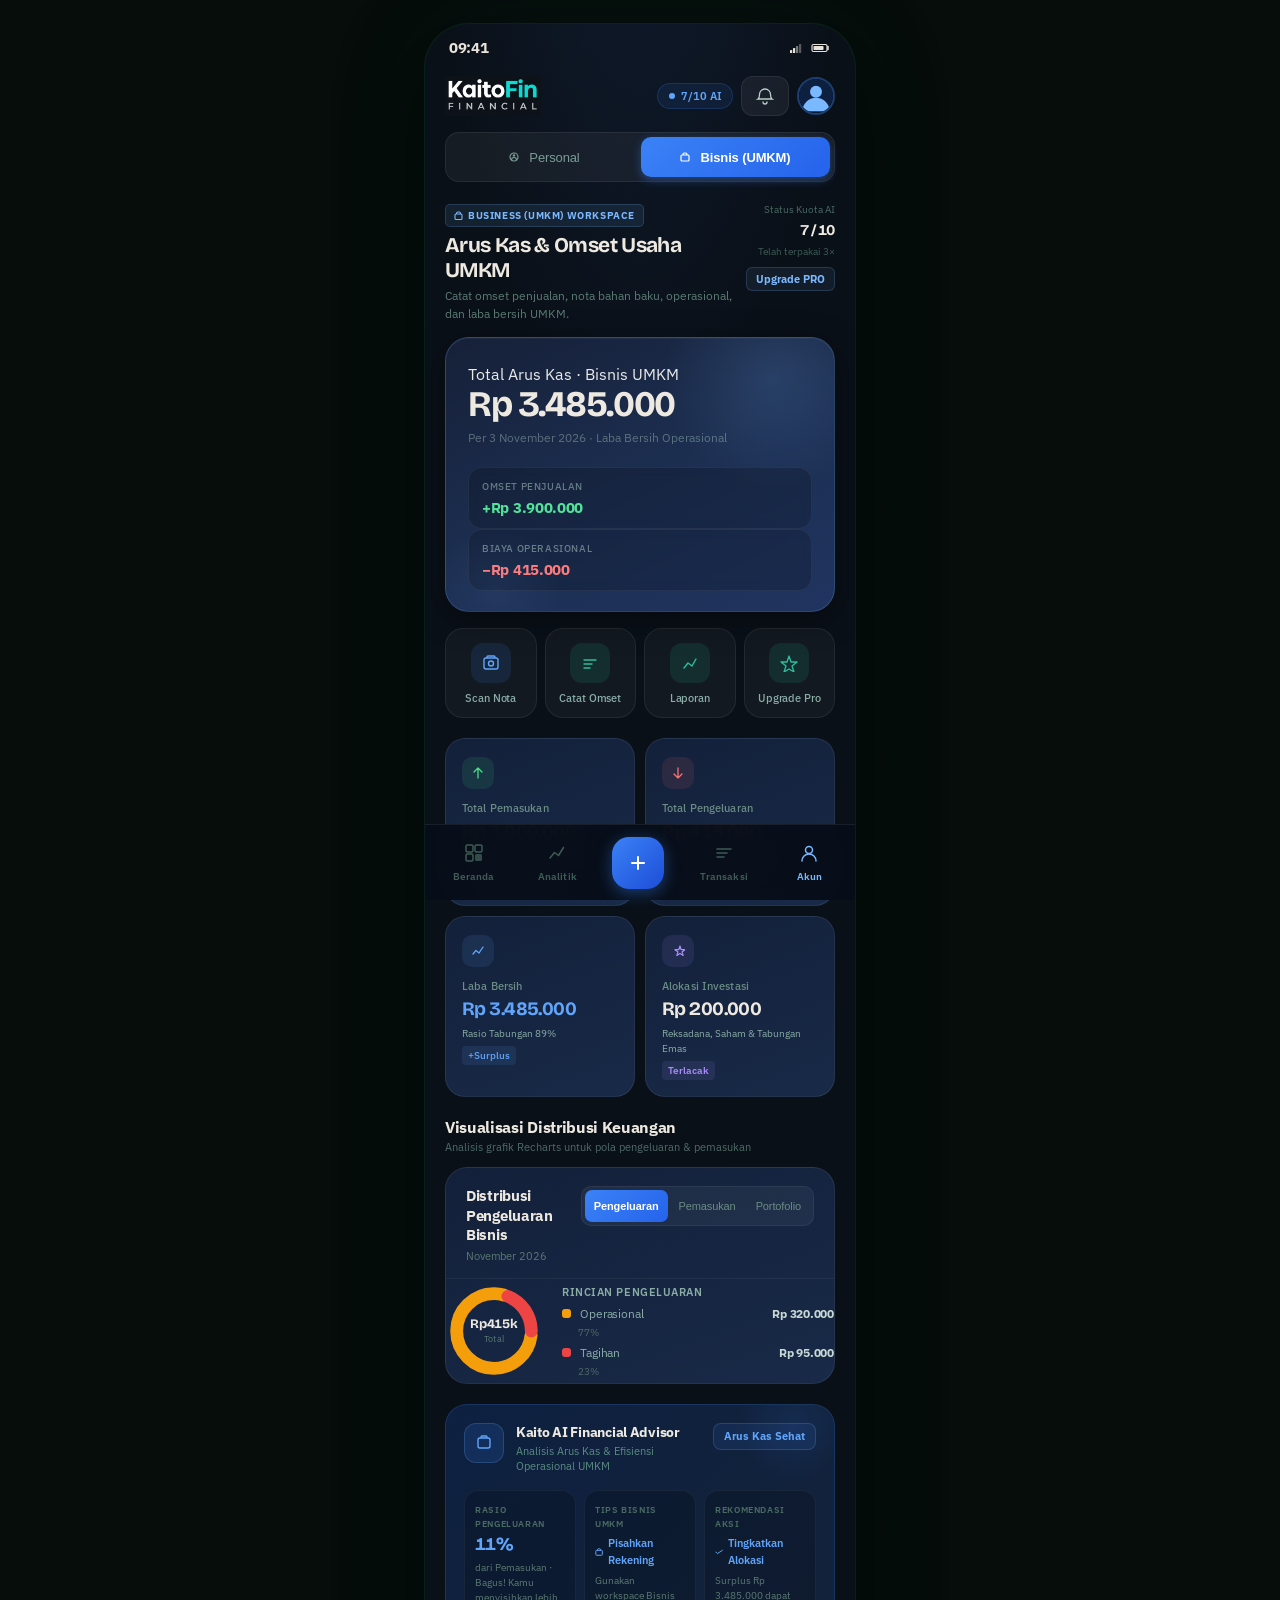
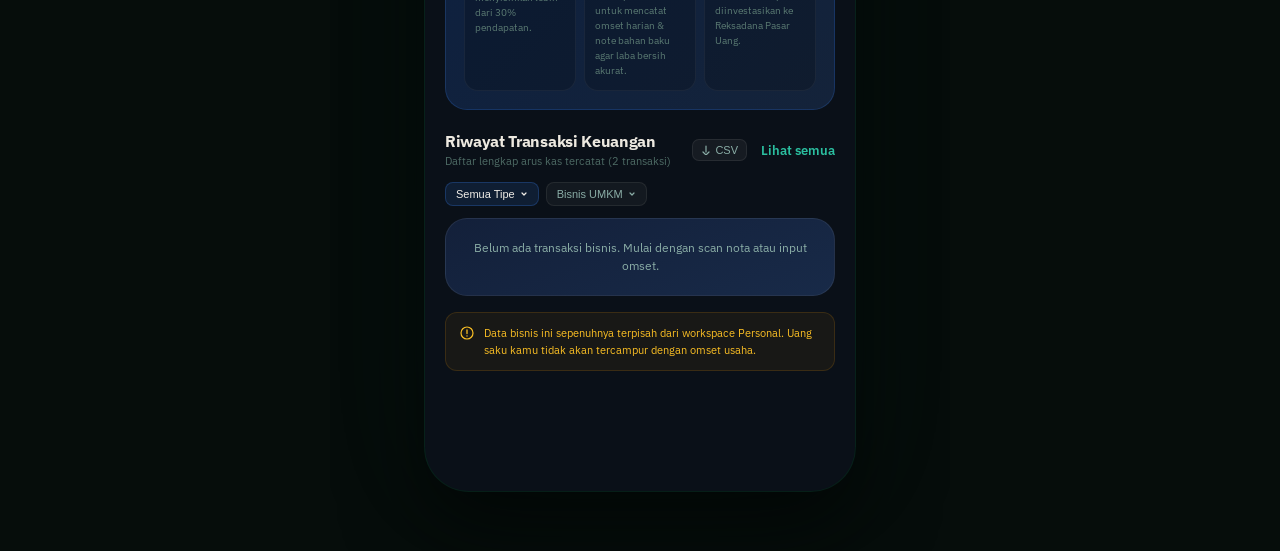
<file: src/pages/dashboard-business.html>
<!DOCTYPE html>
<html lang="id">
<head>
  <meta charset="UTF-8" />
  <meta name="viewport" content="width=device-width, initial-scale=1.0, maximum-scale=1.0, viewport-fit=cover" />
  <title>Dashboard Bisnis UMKM — KaitoFin</title>
  <meta name="theme-color" content="#0D1520" />
  <link rel="preconnect" href="https://fonts.googleapis.com" />
  <link rel="preconnect" href="https://fonts.gstatic.com" crossorigin />
  <link href="https://fonts.googleapis.com/css2?family=IBM+Plex+Sans:wght@400;500;600;700&family=IBM+Plex+Mono:wght@400;500&family=Bricolage+Grotesque:opsz,wght@12..96,600;12..96,700;12..96,800&display=swap" rel="stylesheet" />
  <link rel="stylesheet" href="../styles/tokens.css" />
  <link rel="stylesheet" href="../styles/mobile.css" />
  <style>
    /* Business workspace — navy/blue differentiation */
    .mobile-app {
      background-color: #0A1018;
      background-image: radial-gradient(ellipse 80% 50% at 50% -10%, rgba(59,130,246,0.10) 0%, transparent 60%);
    }
    .page-scroll { background-color: transparent; }

    /* Balance card: navy gradient */
    .balance-hero {
      background: linear-gradient(155deg, #162038 0%, #1C2E50 50%, #203460 100%);
      border-color: rgba(122,184,255,0.20);
    }
    .balance-hero::before { background: radial-gradient(circle, rgba(122,184,255,0.14) 0%, transparent 65%); }
    .balance-hero::after  { background: radial-gradient(circle, rgba(122,184,255,0.07) 0%, transparent 60%); }
    .balance-hero-dot { background-color: #7AB8FF; }

    /* Workspace pill: blue active */
    .workspace-pill-tab-active {
      background: linear-gradient(135deg, #3B82F6 0%, #2563EB 100%);
      box-shadow: 0 3px 10px rgba(59,130,246,0.40);
    }

    /* Bottom nav: navy */
    .bottom-nav { background-color: rgba(8,14,24,0.96); }

    /* KPI cards: navy tint */
    .kpi-mobile-card {
      background: linear-gradient(160deg, #13203A 0%, #182A48 100%);
    }

    /* Chart & advisor: navy */
    .mobile-chart-card {
      background: linear-gradient(160deg, #13203A 0%, #182A48 100%);
    }
    .ai-advisor-card {
      background: linear-gradient(155deg, #0D1A30 0%, #132040 100%);
      border-color: rgba(122,184,255,0.25);
    }
    .ai-advisor-card::before { background: radial-gradient(circle, rgba(59,130,246,0.10) 0%, transparent 65%); }
    .ai-advisor-icon { background: rgba(122,184,255,0.14); color: #7AB8FF; border-color: rgba(122,184,255,0.2); }
    .ai-advisor-badge { color: #7AB8FF; background: rgba(122,184,255,0.10); border-color: rgba(122,184,255,0.18); }
    .ai-tip-action { color: #7AB8FF; }
    .ai-tip-value-teal { color: #7AB8FF; }

    /* Transactions: navy */
    .mobile-txn-list { background: linear-gradient(160deg, #13203A 0%, #182A48 100%); }
    .mobile-txn-item:hover  { background-color: rgba(59,130,246,0.04); }
    .mobile-txn-item:active { background-color: rgba(59,130,246,0.07); }

    /* FAB: blue */
    .bottom-nav-fab {
      background: linear-gradient(145deg, #3B82F6 0%, #2563EB 100%);
      box-shadow: 0 4px 18px rgba(59,130,246,0.45), 0 0 0 1px rgba(59,130,246,0.3);
    }
    .bottom-nav-fab:hover { box-shadow: 0 6px 22px rgba(59,130,246,0.55); }
    .bottom-nav-item-active { color: #7AB8FF !important; }
    .mobile-period-tab-active { background: linear-gradient(135deg, #3B82F6, #2563EB); }
  </style>
</head>
<body>
<div class="mobile-app">
  <div class="page-scroll">

    <!-- ============================================================
       HEADER
       ============================================================ -->
    <header role="banner">
      <div class="status-bar" aria-hidden="true">
        <span class="status-time">09:41</span>
        <div class="status-icons">
          <svg width="14" height="10" viewBox="0 0 14 10" fill="none" aria-hidden="true">
            <rect x="0" y="7" width="2.2" height="3" rx="0.5" fill="currentColor"/>
            <rect x="3" y="5" width="2.2" height="5" rx="0.5" fill="currentColor"/>
            <rect x="6" y="3" width="2.2" height="7" rx="0.5" fill="currentColor" opacity="0.5"/>
            <rect x="9" y="1" width="2.2" height="9" rx="0.5" fill="currentColor" opacity="0.35"/>
          </svg>
          <svg width="20" height="10" viewBox="0 0 20 10" fill="none" aria-hidden="true">
            <rect x="1" y="1.5" width="15" height="7" rx="1.5" stroke="currentColor" stroke-width="1.2"/>
            <rect x="2.5" y="3" width="10" height="4" rx="0.8" fill="currentColor"/>
            <path d="M17 3.5v3" stroke="currentColor" stroke-width="1.5" stroke-linecap="round"/>
          </svg>
        </div>
      </div>

      <div class="mobile-header">
        <div class="mobile-header-brand">
          <img class="kaitofin-wordmark kaitofin-wordmark-header" src="../../assets/kaitofin-wordmark.png" alt="KaitoFin Financial" width="687" height="282" />
        </div>
        <div class="mobile-header-actions">
          <div
            style="display:inline-flex;align-items:center;gap:5px;font-size:11px;font-weight:600;color:#60A5FA;background:rgba(59,130,246,0.1);border:1px solid rgba(59,130,246,0.2);border-radius:100px;padding:4px 10px"
            aria-label="Kuota AI tersisa: 7 dari 10"
          >
            <svg width="8" height="8" viewBox="0 0 8 8" fill="currentColor" aria-hidden="true"><circle cx="4" cy="4" r="3"/></svg>
            7/10 AI
          </div>
          <button class="mobile-icon-btn" aria-label="Notifikasi" style="position:relative">
            <svg width="18" height="18" viewBox="0 0 18 18" fill="none" aria-hidden="true">
              <path d="M9 2a5.5 5.5 0 0 1 5.5 5.5c0 3.5 1.5 4.5 1.5 4.5H2S3.5 11 3.5 7.5A5.5 5.5 0 0 1 9 2z" stroke="currentColor" stroke-width="1.3"/>
              <path d="M7 15a2 2 0 0 0 4 0" stroke="currentColor" stroke-width="1.3" stroke-linecap="round"/>
            </svg>
          </button>
          <button class="mobile-avatar" aria-label="Profil: Dava Rafael" style="padding:0;overflow:hidden;background:transparent;border-color:rgba(59,130,246,0.4)">
            <svg viewBox="0 0 40 40" width="36" height="36" xmlns="http://www.w3.org/2000/svg" aria-hidden="true" focusable="false" style="display:block;width:100%;height:100%">
              <rect width="40" height="40" rx="50" fill="#0D2040"/>
              <circle cx="20" cy="15" r="7" fill="#7AB8FF"/>
              <path d="M4 38c0-8.8 7.2-16 16-16s16 7.2 16 16" fill="#7AB8FF"/>
            </svg>
          </button>
        </div>
      </div>

      <div class="workspace-pill" role="tablist" aria-label="Pilih workspace">
        <button
          role="tab"
          aria-selected="false"
          class="workspace-pill-tab"
          onclick="window.location.href='dashboard.html'"
          aria-label="Beralih ke workspace personal"
        >
          <svg width="10" height="10" viewBox="0 0 10 10" fill="none" style="display:inline;margin-right:4px" aria-hidden="true">
            <circle cx="5" cy="5" r="4" stroke="currentColor" stroke-width="1.2"/>
            <circle cx="5" cy="3.5" r="1.2" fill="currentColor"/>
            <path d="M2.5 8c0-1.4 1.1-2.5 2.5-2.5s2.5 1.1 2.5 2.5" stroke="currentColor" stroke-width="1.2" stroke-linecap="round"/>
          </svg>
          Personal
        </button>
        <button
          role="tab"
          aria-selected="true"
          class="workspace-pill-tab workspace-pill-tab-active"
          aria-controls="business-content"
        >
          <svg width="10" height="10" viewBox="0 0 10 10" fill="none" style="display:inline;margin-right:4px" aria-hidden="true">
            <rect x="1" y="3" width="8" height="6" rx="1" stroke="currentColor" stroke-width="1.2"/>
            <path d="M3 3V2.5C3 1.7 3.7 1 4.5 1h1C6.3 1 7 1.7 7 2.5V3" stroke="currentColor" stroke-width="1.2"/>
          </svg>
          Bisnis (UMKM)
        </button>
      </div>
    </header>

    <!-- ============================================================
       BUSINESS WORKSPACE LABEL
       ============================================================ -->
    <div class="workspace-label-bar" id="business-content">
      <div class="workspace-label-left">
        <div class="workspace-label-badge ws-badge-business-m">
          <svg width="9" height="9" viewBox="0 0 9 9" fill="none" aria-hidden="true">
            <rect x="1" y="3" width="7" height="5.5" rx="1" stroke="currentColor" stroke-width="1.1"/>
            <path d="M2.5 3V2.5C2.5 1.7 3.1 1 3.9 1h1.2C5.9 1 6.5 1.7 6.5 2.5V3" stroke="currentColor" stroke-width="1.1"/>
          </svg>
          Business (UMKM) Workspace
        </div>
        <h1 class="workspace-label-title">Arus Kas &amp; Omset Usaha UMKM</h1>
        <p class="workspace-label-desc">Catat omset penjualan, nota bahan baku, operasional, dan laba bersih UMKM.</p>
      </div>
      <div class="workspace-label-right">
        <div class="quota-display-label">Status Kuota AI</div>
        <div class="quota-display-value">7 / 10</div>
        <div class="quota-display-sub">Telah terpakai 3×</div>
        <a href="upgrade.html" class="quota-upgrade-link" style="color:#7AB8FF;background:rgba(122,184,255,0.08);border-color:rgba(122,184,255,0.18)" aria-label="Upgrade PRO">Upgrade PRO</a>
      </div>
    </div>

    <!-- ============================================================
       BALANCE HERO CARD (Business - navy/blue)
       ============================================================ -->
    <div class="balance-hero" role="region" aria-label="Saldo total bisnis UMKM">
      <div class="balance-hero-label">
        <span class="balance-hero-label-dot" aria-hidden="true"></span>
        Total Arus Kas · Bisnis UMKM
      </div>
      <div class="balance-hero-amount" aria-label="Rp 3.485.000">Rp 3.485.000</div>
      <div class="balance-hero-period">Per 3 November 2026 · Laba Bersih Operasional</div>
      <div class="balance-hero-row" aria-hidden="true">
        <div class="balance-mini-stat">
          <div class="balance-mini-label">Omset Penjualan</div>
          <div class="balance-mini-amount balance-mini-income">+Rp 3.900.000</div>
        </div>
        <div class="balance-mini-stat">
          <div class="balance-mini-label">Biaya Operasional</div>
          <div class="balance-mini-amount balance-mini-expense">−Rp 415.000</div>
        </div>
      </div>
    </div>

    <!-- ============================================================
       QUICK ACTIONS
       ============================================================ -->
    <div class="quick-actions" role="navigation" aria-label="Aksi cepat bisnis">
      <a href="scan.html" class="quick-action-btn" aria-label="Scan nota belanja bahan baku">
        <div class="quick-action-icon" style="background-color:rgba(59,130,246,0.12);color:#60A5FA" aria-hidden="true">
          <svg width="18" height="18" viewBox="0 0 18 18" fill="none">
            <rect x="2" y="4" width="14" height="11" rx="2" stroke="currentColor" stroke-width="1.4"/>
            <circle cx="9" cy="9.5" r="2.5" stroke="currentColor" stroke-width="1.4"/>
            <path d="M5 4V3a1 1 0 0 1 1-1h6a1 1 0 0 1 1 1v1" stroke="currentColor" stroke-width="1.3"/>
          </svg>
        </div>
        <span class="quick-action-label">Scan Nota</span>
      </a>
      <a href="scan.html#nlp" class="quick-action-btn" aria-label="Catat omset penjualan">
        <div class="quick-action-icon quick-action-icon-info" aria-hidden="true">
          <svg width="18" height="18" viewBox="0 0 18 18" fill="none">
            <path d="M3 6h12M3 10h8M3 14h6" stroke="currentColor" stroke-width="1.4" stroke-linecap="round"/>
          </svg>
        </div>
        <span class="quick-action-label">Catat Omset</span>
      </a>
      <a href="analytics.html" class="quick-action-btn" aria-label="Laporan keuangan bisnis">
        <div class="quick-action-icon quick-action-icon-warn" aria-hidden="true">
          <svg width="18" height="18" viewBox="0 0 18 18" fill="none">
            <path d="M3 14l4-5 4 3 4-7" stroke="currentColor" stroke-width="1.4" stroke-linecap="round" stroke-linejoin="round"/>
          </svg>
        </div>
        <span class="quick-action-label">Laporan</span>
      </a>
      <a href="upgrade.html" class="quick-action-btn" aria-label="Upgrade ke PRO untuk kuota lebih">
        <div class="quick-action-icon quick-action-icon-danger" aria-hidden="true">
          <svg width="18" height="18" viewBox="0 0 18 18" fill="none">
            <path d="M9 2l2 6h6L12 12l2 6-5-3-5 3 2-6-5-4h6L9 2z" stroke="currentColor" stroke-width="1.3" stroke-linejoin="round"/>
          </svg>
        </div>
        <span class="quick-action-label">Upgrade Pro</span>
      </a>
    </div>

    <!-- ============================================================
       KPI CARDS (Business specific)
       ============================================================ -->
    <div class="kpi-grid" role="region" aria-label="Ringkasan keuangan bisnis">
      <div class="kpi-mobile-card" role="article" aria-label="Total Pemasukan Bisnis: Rp 3.900.000">
        <div class="kpi-mobile-icon" style="background-color:rgba(74,222,128,0.1)" aria-hidden="true">
          <svg width="14" height="14" viewBox="0 0 14 14" fill="none"><path d="M7 2v10M3 6l4-4 4 4" stroke="#4ADE80" stroke-width="1.3" stroke-linecap="round" stroke-linejoin="round"/></svg>
        </div>
        <div class="kpi-mobile-label">Total Pemasukan</div>
        <div class="kpi-mobile-value" style="color:#4ADE80">Rp 3.900.000</div>
        <div style="font-size:10px;color:#2BBFA0;margin-top:2px">Omset Penjualan Usaha</div>
        <span class="kpi-mobile-delta kpi-delta-pos">+15% vs Okt</span>
      </div>

      <div class="kpi-mobile-card" role="article" aria-label="Total Pengeluaran Bisnis: Rp 415.000">
        <div class="kpi-mobile-icon" style="background-color:rgba(248,113,113,0.1)" aria-hidden="true">
          <svg width="14" height="14" viewBox="0 0 14 14" fill="none"><path d="M7 2v10M3 8l4 4 4-4" stroke="#F87171" stroke-width="1.3" stroke-linecap="round" stroke-linejoin="round"/></svg>
        </div>
        <div class="kpi-mobile-label">Total Pengeluaran</div>
        <div class="kpi-mobile-value" style="color:#F87171">Rp 415.000</div>
        <div style="font-size:10px;color:#F87171;margin-top:2px">HPP &amp; Operasional UMKM</div>
        <span class="kpi-mobile-delta kpi-delta-neg">+5% vs Okt</span>
      </div>

      <div class="kpi-mobile-card" role="article" aria-label="Laba Bersih Operasional: Rp 3.485.000">
        <div class="kpi-mobile-icon" style="background-color:rgba(96,165,250,0.1)" aria-hidden="true">
          <svg width="14" height="14" viewBox="0 0 14 14" fill="none"><path d="M2 10l3-3.5 3 2.5 4-6" stroke="#60A5FA" stroke-width="1.3" stroke-linecap="round" stroke-linejoin="round"/></svg>
        </div>
        <div class="kpi-mobile-label">Laba Bersih</div>
        <div class="kpi-mobile-value" style="color:#60A5FA">Rp 3.485.000</div>
        <div style="font-size:10px;color:#8AADA6;margin-top:2px">Rasio Tabungan 89%</div>
        <span class="kpi-mobile-delta" style="background:rgba(96,165,250,0.1);color:#60A5FA;padding:2px 6px;border-radius:4px;font-size:10px;font-weight:500">+Surplus</span>
      </div>

      <div class="kpi-mobile-card" role="article" aria-label="Alokasi Investasi: Rp 200.000">
        <div class="kpi-mobile-icon" style="background-color:rgba(167,139,250,0.1)" aria-hidden="true">
          <svg width="14" height="14" viewBox="0 0 14 14" fill="none"><path d="M9 2l1.2 3.7H14L11 7.9l1.2 3.6L9 9.5l-3.2 2 1.2-3.6L4 5.7h3.8L9 2z" stroke="#A78BFA" stroke-width="1.2" stroke-linejoin="round"/></svg>
        </div>
        <div class="kpi-mobile-label">Alokasi Investasi</div>
        <div class="kpi-mobile-value">Rp 200.000</div>
        <div style="font-size:10px;color:#8AADA6;margin-top:2px">Reksadana, Saham &amp; Tabungan Emas</div>
        <span class="kpi-mobile-delta" style="background:rgba(167,139,250,0.1);color:#A78BFA;padding:2px 6px;border-radius:4px;font-size:10px">Terlacak</span>
      </div>
    </div>

    <!-- ============================================================
       CHART: VISUALISASI DISTRIBUSI KEUANGAN BISNIS
       ============================================================ -->
    <div class="mobile-section-header">
      <div>
        <div class="mobile-section-title">Visualisasi Distribusi Keuangan</div>
        <div style="font-size:11px;color:#4E6B65;margin-top:1px">Analisis grafik Recharts untuk pola pengeluaran &amp; pemasukan</div>
      </div>
    </div>

    <div class="mobile-chart-card" role="region" aria-label="Grafik distribusi keuangan bisnis">
      <div class="mobile-chart-header">
        <div>
          <div class="mobile-chart-title">Distribusi Pengeluaran Bisnis</div>
          <div class="mobile-chart-subtitle">November 2026</div>
        </div>
        <div class="mobile-period-tabs" role="tablist" aria-label="Pilih tampilan">
          <button role="tab" aria-selected="true" class="mobile-period-tab mobile-period-tab-active" style="background-color:#3B82F6">Pengeluaran</button>
          <button role="tab" aria-selected="false" class="mobile-period-tab">Pemasukan</button>
          <button role="tab" aria-selected="false" class="mobile-period-tab">Portofolio</button>
        </div>
      </div>

      <div class="donut-section" role="img" aria-label="Grafik donut bisnis: Operasional 77%, Tagihan 23%">
        <div class="donut-placeholder">
          <svg class="donut-ring" viewBox="0 0 90 90" aria-hidden="true">
            <circle cx="45" cy="45" r="35" fill="none" stroke="rgba(240,237,231,0.06)" stroke-width="12"/>
            <circle cx="45" cy="45" r="35" fill="none" stroke="#F59E0B"
              stroke-width="12" stroke-dasharray="170 220" stroke-dashoffset="-4" stroke-linecap="round"/>
            <circle cx="45" cy="45" r="35" fill="none" stroke="#EF4444"
              stroke-width="12" stroke-dasharray="50 220" stroke-dashoffset="-178" stroke-linecap="round"/>
          </svg>
          <div class="donut-center" aria-hidden="true">
            <div class="donut-center-val">Rp415k</div>
            <div class="donut-center-label">Total</div>
          </div>
        </div>

        <div class="donut-legend">
          <div style="font-size:11px;font-weight:600;color:#8AADA6;text-transform:uppercase;letter-spacing:0.05em;margin-bottom:4px">Rincian Pengeluaran</div>
          <div class="donut-legend-item">
            <div class="donut-legend-dot" style="background:#F59E0B"></div>
            <span class="donut-legend-name">Operasional</span>
            <span class="donut-legend-amount">Rp 320.000</span>
          </div>
          <div style="font-size:10px;color:#4E6B65;margin-left:16px;margin-top:-4px;margin-bottom:4px">77%</div>
          <div class="donut-legend-item">
            <div class="donut-legend-dot" style="background:#EF4444"></div>
            <span class="donut-legend-name">Tagihan</span>
            <span class="donut-legend-amount">Rp 95.000</span>
          </div>
          <div style="font-size:10px;color:#4E6B65;margin-left:16px;margin-top:-4px">23%</div>
        </div>
      </div>
    </div>

    <!-- ============================================================
       AI ADVISOR CARD (Business specific)
       ============================================================ -->
    <div class="ai-advisor-card" style="border-color:rgba(59,130,246,0.2);background:linear-gradient(135deg,#0D2040 0%,#14233A 100%)" role="region" aria-label="Kaito AI Business Advisor">
      <div class="ai-advisor-header">
        <div class="ai-advisor-icon" style="background:rgba(59,130,246,0.15);color:#60A5FA" aria-hidden="true">
          <svg width="18" height="18" viewBox="0 0 18 18" fill="none">
            <rect x="3" y="4" width="12" height="10" rx="2" stroke="currentColor" stroke-width="1.4"/>
            <path d="M6 4V3a1 1 0 0 1 1-1h4a1 1 0 0 1 1 1v1" stroke="currentColor" stroke-width="1.3"/>
          </svg>
        </div>
        <div>
          <div class="ai-advisor-title">Kaito AI Financial Advisor</div>
          <div class="ai-advisor-sub">Analisis Arus Kas &amp; Efisiensi Operasional UMKM</div>
        </div>
        <div class="ai-advisor-badge" style="color:#60A5FA;background:rgba(59,130,246,0.1)">Arus Kas Sehat</div>
      </div>

      <div class="ai-tips-grid">
        <div class="ai-tip-card">
          <div class="ai-tip-label">Rasio Pengeluaran</div>
          <div class="ai-tip-value" style="color:#60A5FA">11%</div>
          <div class="ai-tip-desc">dari Pemasukan · Bagus! Kamu menyisihkan lebih dari 30% pendapatan.</div>
        </div>
        <div class="ai-tip-card">
          <div class="ai-tip-label">Tips Bisnis UMKM</div>
          <div style="display:flex;align-items:center;gap:5px;margin-bottom:4px">
            <svg width="10" height="10" viewBox="0 0 10 10" fill="none" aria-hidden="true"><rect x="1" y="3" width="8" height="6" rx="1" stroke="#60A5FA" stroke-width="1.2"/><path d="M3 3V2.5C3 1.7 3.7 1 4.5 1h1C6.3 1 7 1.7 7 2.5V3" stroke="#60A5FA" stroke-width="1.2"/></svg>
            <span style="font-size:11px;font-weight:600;color:#60A5FA">Pisahkan Rekening</span>
          </div>
          <div class="ai-tip-desc">Gunakan workspace Bisnis untuk mencatat omset harian &amp; note bahan baku agar laba bersih akurat.</div>
        </div>
        <div class="ai-tip-card">
          <div class="ai-tip-label">Rekomendasi Aksi</div>
          <a href="upgrade.html" style="text-decoration:none">
            <div style="display:flex;align-items:center;gap:5px;margin-bottom:4px">
              <svg width="10" height="10" viewBox="0 0 10 10" fill="none" aria-hidden="true"><path d="M1 5l2 2 6-4" stroke="#60A5FA" stroke-width="1.2" stroke-linecap="round" stroke-linejoin="round"/></svg>
              <span style="font-size:11px;font-weight:600;color:#60A5FA">Tingkatkan Alokasi</span>
            </div>
          </a>
          <div class="ai-tip-desc">Surplus Rp 3.485.000 dapat diinvestasikan ke Reksadana Pasar Uang.</div>
        </div>
      </div>
    </div>

    <!-- ============================================================
       BUSINESS TRANSACTIONS
       ============================================================ -->
    <div class="mobile-section-header">
      <div>
        <div class="mobile-section-title">Riwayat Transaksi Keuangan</div>
        <div style="font-size:11px;color:#4E6B65;margin-top:1px">Daftar lengkap arus kas tercatat (2 transaksi)</div>
      </div>
      <div style="display:flex;align-items:center;gap:6px">
        <button style="font-size:11px;color:#8AADA6;background:rgba(240,237,231,0.05);border:1px solid rgba(240,237,231,0.08);border-radius:7px;padding:4px 8px;cursor:pointer;display:flex;align-items:center;gap:4px" aria-label="Ekspor CSV">
          <svg width="10" height="10" viewBox="0 0 10 10" fill="none" aria-hidden="true"><path d="M5 1v6M2 7l3 3 3-3" stroke="currentColor" stroke-width="1.2" stroke-linecap="round" stroke-linejoin="round"/></svg>
          CSV
        </button>
        <a href="#" class="mobile-section-action" aria-label="Lihat semua transaksi bisnis">Lihat semua</a>
      </div>
    </div>

    <!-- Filter row -->
    <div style="display:flex;gap:7px;padding:0 20px 12px;overflow-x:auto" class="hide-scrollbar" role="toolbar" aria-label="Filter transaksi bisnis">
      <button style="display:flex;align-items:center;gap:5px;font-size:11px;font-weight:500;color:#F0EDE7;background:rgba(59,130,246,0.12);border:1px solid rgba(59,130,246,0.25);border-radius:8px;padding:5px 10px;cursor:pointer;white-space:nowrap;flex-shrink:0" aria-pressed="true">
        Semua Tipe
        <svg width="8" height="8" viewBox="0 0 8 8" fill="none" aria-hidden="true"><path d="M2 3l2 2 2-2" stroke="currentColor" stroke-width="1.2" stroke-linecap="round" stroke-linejoin="round"/></svg>
      </button>
      <button style="display:flex;align-items:center;gap:5px;font-size:11px;font-weight:500;color:#8AADA6;background:rgba(240,237,231,0.04);border:1px solid rgba(240,237,231,0.08);border-radius:8px;padding:5px 10px;cursor:pointer;white-space:nowrap;flex-shrink:0" aria-label="Filter Bisnis UMKM">
        Bisnis UMKM
        <svg width="8" height="8" viewBox="0 0 8 8" fill="none" aria-hidden="true"><path d="M2 3l2 2 2-2" stroke="currentColor" stroke-width="1.2" stroke-linecap="round" stroke-linejoin="round"/></svg>
      </button>
    </div>

    <div class="mobile-txn-list" role="list" aria-label="Daftar transaksi bisnis" id="txn-list">
    </div>

    <!-- Data isolation warning -->
    <div style="margin:16px 20px 8px;padding:12px 14px;background:rgba(245,158,11,0.06);border:1px solid rgba(245,158,11,0.15);border-radius:12px;display:flex;align-items:flex-start;gap:10px" role="note" aria-label="Catatan pemisahan data">
      <svg width="14" height="14" viewBox="0 0 14 14" fill="none" aria-hidden="true" style="color:#FBBF24;flex-shrink:0;margin-top:1px">
        <circle cx="7" cy="7" r="6" stroke="currentColor" stroke-width="1.2"/>
        <path d="M7 4v3.5" stroke="currentColor" stroke-width="1.3" stroke-linecap="round"/>
        <circle cx="7" cy="10" r="0.7" fill="currentColor"/>
      </svg>
      <p style="font-size:11px;color:#FBBF24;line-height:1.5">Data bisnis ini sepenuhnya terpisah dari workspace Personal. Uang saku kamu tidak akan tercampur dengan omset usaha.</p>
    </div>

    <div style="height:24px"></div>

  </div><!-- end .page-scroll -->

  <!-- ============================================================
     BOTTOM NAVIGATION
     ============================================================ -->
  <nav class="bottom-nav" role="navigation" aria-label="Navigasi utama aplikasi">
    <a href="dashboard.html" class="bottom-nav-item" aria-label="Dashboard">
      <div class="bottom-nav-icon" aria-hidden="true">
        <svg width="22" height="22" viewBox="0 0 22 22" fill="none">
          <rect x="3" y="3" width="7" height="7" rx="1.5" stroke="currentColor" stroke-width="1.5" fill="none"/>
          <rect x="12" y="3" width="7" height="7" rx="1.5" stroke="currentColor" stroke-width="1.5" fill="none"/>
          <rect x="3" y="12" width="7" height="7" rx="1.5" stroke="currentColor" stroke-width="1.5" fill="none"/>
          <rect x="12" y="12" width="7" height="7" rx="1.5" fill="currentColor" opacity="0.8"/>
        </svg>
      </div>
      <span class="bottom-nav-label">Beranda</span>
    </a>

    <a href="analytics.html" class="bottom-nav-item" aria-label="Analitik">
      <div class="bottom-nav-icon" aria-hidden="true">
        <svg width="22" height="22" viewBox="0 0 22 22" fill="none">
          <path d="M4 16l4.5-5.5 4 3 5-8" stroke="currentColor" stroke-width="1.5" stroke-linecap="round" stroke-linejoin="round"/>
        </svg>
      </div>
      <span class="bottom-nav-label">Analitik</span>
    </a>

    <a href="scan.html" class="bottom-nav-fab" style="background:linear-gradient(135deg,#3B82F6 0%,#1D4ED8 100%);box-shadow:0 4px 16px rgba(59,130,246,0.4)" aria-label="Tambah transaksi atau scan nota bisnis">
      <svg width="22" height="22" viewBox="0 0 22 22" fill="none" aria-hidden="true">
        <path d="M11 5v12M5 11h12" stroke="white" stroke-width="2" stroke-linecap="round"/>
      </svg>
    </a>

    <a href="#" class="bottom-nav-item" aria-label="Riwayat transaksi">
      <div class="bottom-nav-icon" aria-hidden="true">
        <svg width="22" height="22" viewBox="0 0 22 22" fill="none">
          <path d="M4 7h14M4 11h10M4 15h7" stroke="currentColor" stroke-width="1.5" stroke-linecap="round"/>
        </svg>
      </div>
      <span class="bottom-nav-label">Transaksi</span>
    </a>

    <a href="upgrade.html" class="bottom-nav-item bottom-nav-item-active" aria-label="Akun" aria-current="page" style="color:#60A5FA">
      <div class="bottom-nav-icon" aria-hidden="true">
        <svg width="22" height="22" viewBox="0 0 22 22" fill="none">
          <circle cx="11" cy="8" r="3.5" stroke="currentColor" stroke-width="1.5"/>
          <path d="M4 19c0-3.9 3.1-7 7-7s7 3.1 7 7" stroke="currentColor" stroke-width="1.5" stroke-linecap="round"/>
        </svg>
      </div>
      <span class="bottom-nav-label">Akun</span>
    </a>
  </nav>

</div><!-- end .mobile-app -->
</body>
</html>

<script>
function loadBusinessTransactions() {
  const txns = JSON.parse(localStorage.getItem('kaito_transactions') || '[]')
    .filter(t => t.workspace === 'business')
    .sort((a, b) => new Date(b.date) - new Date(a.date))
    .slice(0, 10);

  const container = document.getElementById('txn-list');
  if (txns.length === 0) {
    container.innerHTML = '<div style="padding:20px;text-align:center;color:#8AADA6;font-size:12px">Belum ada transaksi bisnis. Mulai dengan scan nota atau input omset.</div>';
    return;
  }

  const typeIcons = {
    income: '<path d="M9 3v12M3 9l6-6 6 6" stroke="currentColor" stroke-width="1.4" stroke-linecap="round" stroke-linejoin="round"/>',
    expense: '<path d="M9 3v12M3 9l6-6 6 6" stroke="currentColor" stroke-width="1.4" stroke-linecap="round" stroke-linejoin="round" transform="rotate(180 9 9)"/>',
  };

  const typeClasses = {
    income: { icon: 'txn-icon-income', amount: 'mobile-txn-amount-income', label: 'Pemasukan', color: '#4ADE80' },
    expense: { icon: 'txn-icon-expense', amount: 'mobile-txn-amount-expense', label: 'Pengeluaran', color: '#F87171' }
  };

  container.innerHTML = txns.map(t => {
    const tc = typeClasses[t.type] || typeClasses.expense;
    const sign = t.type === 'expense' ? '−' : '+';
    const d = new Date(t.date);
    const dateStr = `${d.getDate()} ${['Jan','Feb','Mar','Apr','Mei','Jun','Jul','Agu','Sep','Okt','Nov','Des'][d.getMonth()]} ${d.getFullYear()}`;
    
    return `
      <div class="mobile-txn-item" role="listitem">
        <div class="mobile-txn-icon ${tc.icon}" aria-hidden="true">
          <svg width="18" height="18" viewBox="0 0 18 18" fill="none">${typeIcons[t.type]}</svg>
        </div>
        <div class="mobile-txn-info">
          <div class="mobile-txn-name"><span style="font-weight:600">${t.description}</span></div>
          <div class="mobile-txn-meta">
            ${t.extracted ? '<span class="mobile-txn-badge badge-ai-small">AI</span>' : ''}
            <span class="mobile-txn-badge" style="background:rgba(${t.type==='income'?74:248},${t.type==='income'?222:113},${t.type==='income'?128:113},0.08);color:${tc.color};font-size:9px;font-weight:600;padding:1px 5px;border-radius:3px">${t.category}</span>
            <span class="mobile-txn-badge badge-umkm-small">UMKM</span>
            <span class="mobile-txn-date">${dateStr}</span>
          </div>
          ${t.notes ? `<div style="font-size:10px;color:#4E6B65;margin-top:2px">${t.notes}</div>` : ''}
        </div>
        <div>
          <div class="mobile-txn-amount mobile-txn-amount-${t.type}" style="color:${tc.color}">${sign}Rp ${(t.amount / 1000).toFixed(0)}k</div>
          <div class="mobile-txn-amount-label">${tc.label}</div>
        </div>
      </div>`;
  }).join('');
}

window.addEventListener('load', loadBusinessTransactions);
</script>
</file>
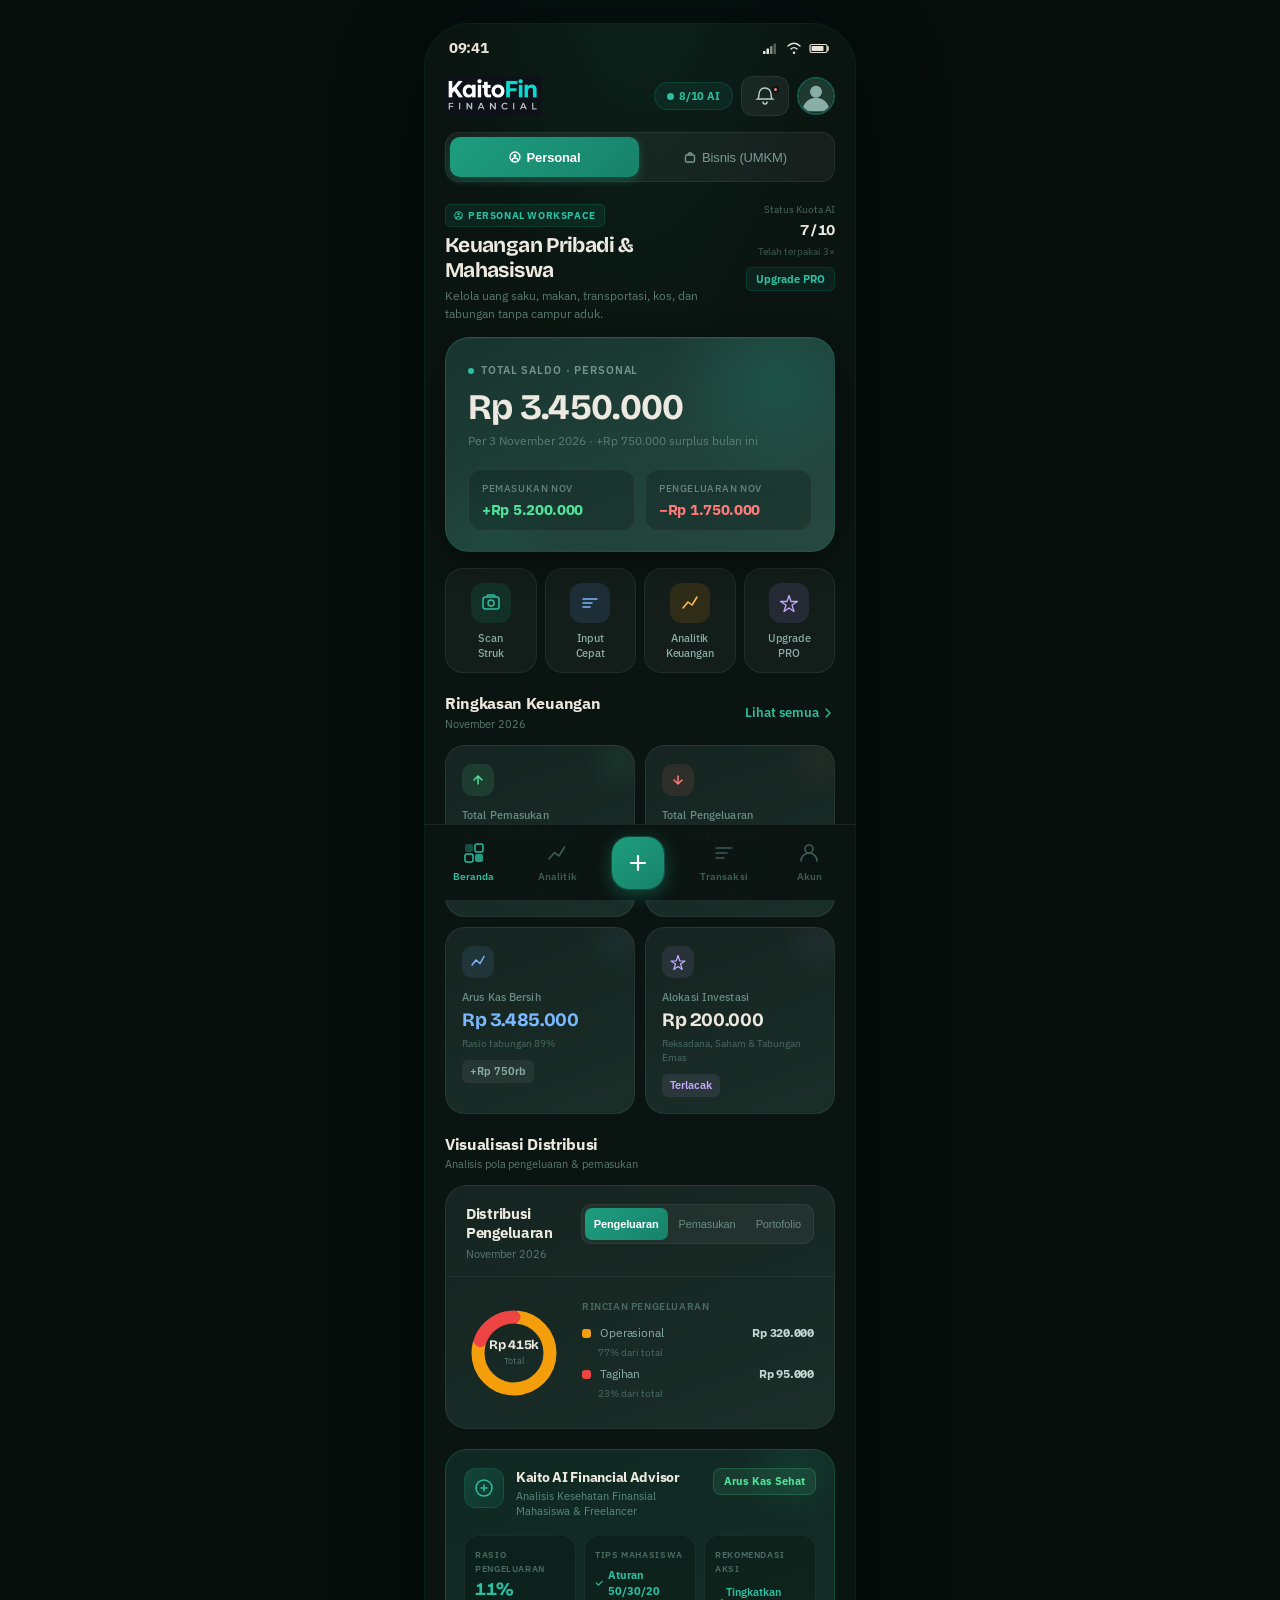
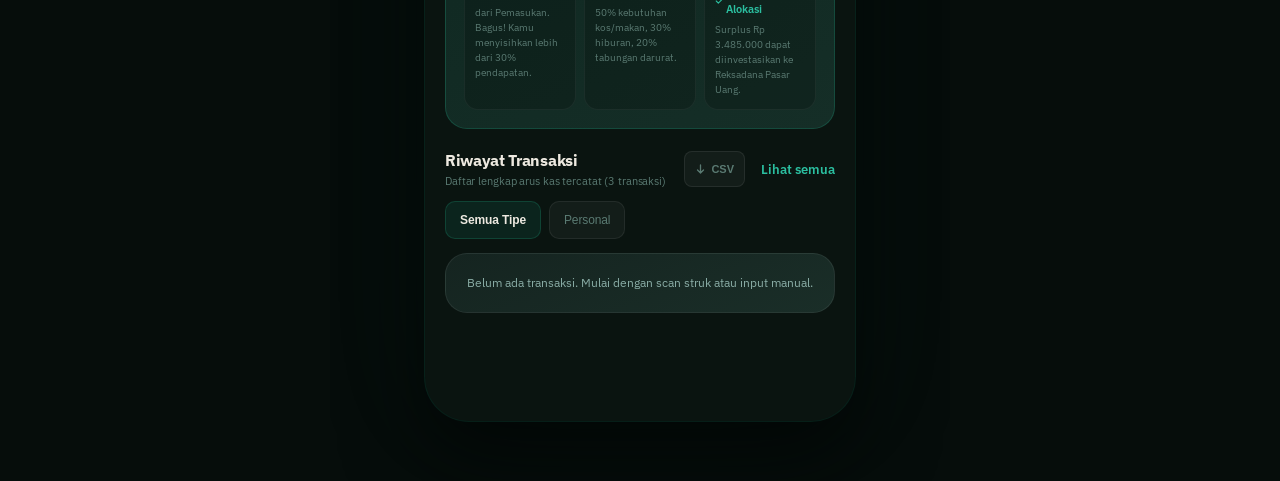
<file: src/pages/dashboard.html>
<!DOCTYPE html>
<html lang="id">
<head>
  <meta charset="UTF-8" />
  <meta name="viewport" content="width=device-width, initial-scale=1.0, maximum-scale=1.0, viewport-fit=cover" />
  <title>Dashboard Pribadi — KaitoFin</title>
  <meta name="description" content="Dashboard keuangan personal KaitoFin untuk mahasiswa dan freelancer" />
  <meta name="theme-color" content="#0A1410" />
  <link rel="preconnect" href="https://fonts.googleapis.com" />
  <link rel="preconnect" href="https://fonts.gstatic.com" crossorigin />
  <link href="https://fonts.googleapis.com/css2?family=IBM+Plex+Sans:wght@400;500;600;700&family=IBM+Plex+Mono:wght@400;500&family=Bricolage+Grotesque:opsz,wght@12..96,600;12..96,700;12..96,800&display=swap" rel="stylesheet" />
  <link rel="stylesheet" href="../styles/tokens.css" />
  <link rel="stylesheet" href="../styles/mobile.css" />
</head>
<body>
<div class="mobile-app" id="app">
  <div class="page-scroll">

    <!-- ============================================================
       STATUS BAR
       ============================================================ -->
    <div class="status-bar" aria-hidden="true">
      <span class="status-time">09:41</span>
      <div class="status-icons">
        <!-- Signal bars -->
        <svg width="16" height="11" viewBox="0 0 16 11" fill="none" aria-hidden="true">
          <rect x="0" y="8" width="2.5" height="3" rx="0.6" fill="currentColor"/>
          <rect x="3.5" y="5.5" width="2.5" height="5.5" rx="0.6" fill="currentColor"/>
          <rect x="7" y="3" width="2.5" height="8" rx="0.6" fill="currentColor" opacity="0.55"/>
          <rect x="10.5" y="0.5" width="2.5" height="10.5" rx="0.6" fill="currentColor" opacity="0.35"/>
        </svg>
        <!-- WiFi -->
        <svg width="16" height="12" viewBox="0 0 16 12" fill="none" aria-hidden="true">
          <path d="M8 9.5a1.2 1.2 0 1 0 0 2.5 1.2 1.2 0 0 0 0-2.5z" fill="currentColor"/>
          <path d="M5 7c.8-.9 1.9-1.4 3-1.4s2.2.5 3 1.4" stroke="currentColor" stroke-width="1.4" stroke-linecap="round"/>
          <path d="M2 4c1.6-1.8 3.8-2.8 6-2.8s4.4 1 6 2.8" stroke="currentColor" stroke-width="1.4" stroke-linecap="round"/>
        </svg>
        <!-- Battery -->
        <svg width="22" height="11" viewBox="0 0 22 11" fill="none" aria-hidden="true">
          <rect x="1" y="1.5" width="17" height="8" rx="1.8" stroke="currentColor" stroke-width="1.2"/>
          <rect x="2.5" y="3" width="12" height="5" rx="1" fill="currentColor"/>
          <path d="M19 3.8v3.4" stroke="currentColor" stroke-width="1.6" stroke-linecap="round"/>
        </svg>
      </div>
    </div>

    <!-- ============================================================
       APP HEADER
       ============================================================ -->
    <header role="banner">
      <div class="mobile-header">
        <div class="mobile-header-brand">
          <img class="kaitofin-wordmark kaitofin-wordmark-header" src="../../assets/kaitofin-wordmark.png" alt="KaitoFin Financial" width="687" height="282" />
        </div>
        <div class="mobile-header-actions">
          <!-- AI Quota pill -->
          <div
            role="status"
            aria-label="Kuota AI tersisa: 8 dari 10"
            style="display:inline-flex;align-items:center;gap:5px;font-size:11px;font-weight:700;color:#2BBFA0;background:rgba(30,158,126,0.10);border:1px solid rgba(30,158,126,0.22);border-radius:100px;padding:5px 12px;letter-spacing:-0.01em"
          >
            <svg width="7" height="7" viewBox="0 0 7 7" fill="#2BBFA0" aria-hidden="true"><circle cx="3.5" cy="3.5" r="3.5"/></svg>
            8/10 AI
          </div>
          <!-- Notification -->
          <button class="mobile-icon-btn" aria-label="Notifikasi (1 baru)" style="position:relative">
            <svg width="20" height="20" viewBox="0 0 20 20" fill="none" aria-hidden="true">
              <path d="M10 2a6 6 0 0 1 6 6c0 4 1.5 5 1.5 5H2.5S4 12 4 8a6 6 0 0 1 6-6z" stroke="currentColor" stroke-width="1.4"/>
              <path d="M8 16a2 2 0 0 0 4 0" stroke="currentColor" stroke-width="1.4" stroke-linecap="round"/>
            </svg>
            <span aria-hidden="true" style="position:absolute;top:9px;right:9px;width:7px;height:7px;background:#FF7B7B;border-radius:50%;border:2px solid #0A1410"></span>
          </button>
          <!-- Avatar -->
          <button class="mobile-avatar" aria-label="Profil Dava Rafael — ketuk untuk menu akun" aria-haspopup="menu" style="padding:0;overflow:hidden;background:transparent;border:2px solid rgba(43,191,160,0.4)">
            <svg viewBox="0 0 40 40" width="36" height="36" xmlns="http://www.w3.org/2000/svg" aria-hidden="true" focusable="false" style="display:block;width:100%;height:100%">
              <rect width="40" height="40" rx="50" fill="#1E3A30"/>
              <circle cx="20" cy="15" r="7" fill="#8AADA6"/>
              <path d="M4 38c0-8.8 7.2-16 16-16s16 7.2 16 16" fill="#8AADA6"/>
            </svg>
          </button>
        </div>
      </div>

      <!-- Workspace Switcher -->
      <div class="workspace-pill" role="tablist" aria-label="Pilih workspace keuangan">
        <button
          role="tab"
          aria-selected="true"
          aria-controls="personal-section"
          class="workspace-pill-tab workspace-pill-tab-active"
          onclick="window.location.href='dashboard.html'"
        >
          <svg width="12" height="12" viewBox="0 0 12 12" fill="none" aria-hidden="true">
            <circle cx="6" cy="6" r="5" stroke="currentColor" stroke-width="1.3"/>
            <circle cx="6" cy="4.5" r="1.5" fill="currentColor"/>
            <path d="M3 10c0-1.7 1.3-3 3-3s3 1.3 3 3" stroke="currentColor" stroke-width="1.3" stroke-linecap="round"/>
          </svg>
          Personal
        </button>
        <button
          role="tab"
          aria-selected="false"
          onclick="window.location.href='dashboard-business.html'"
          class="workspace-pill-tab"
          aria-label="Beralih ke workspace Bisnis UMKM"
        >
          <svg width="12" height="12" viewBox="0 0 12 12" fill="none" aria-hidden="true">
            <rect x="1.5" y="4" width="9" height="7" rx="1.2" stroke="currentColor" stroke-width="1.3"/>
            <path d="M4 4V3.3C4 2.6 4.6 2 5.3 2h1.4C7.4 2 8 2.6 8 3.3V4" stroke="currentColor" stroke-width="1.3"/>
          </svg>
          Bisnis (UMKM)
        </button>
      </div>
    </header>

    <!-- ============================================================
       WORKSPACE LABEL
       ============================================================ -->
    <div class="workspace-label-bar" id="personal-section">
      <div class="workspace-label-left">
        <div class="workspace-label-badge ws-badge-personal-m" aria-label="Personal Workspace">
          <svg width="9" height="9" viewBox="0 0 9 9" fill="none" aria-hidden="true">
            <circle cx="4.5" cy="4.5" r="3.8" stroke="currentColor" stroke-width="1.1"/>
            <circle cx="4.5" cy="3" r="1.2" fill="currentColor"/>
            <path d="M2 8c0-1.4 1.1-2.5 2.5-2.5S7 6.6 7 8" stroke="currentColor" stroke-width="1.1" stroke-linecap="round"/>
          </svg>
          Personal Workspace
        </div>
        <h1 class="workspace-label-title">Keuangan Pribadi &amp; Mahasiswa</h1>
        <p class="workspace-label-desc">Kelola uang saku, makan, transportasi, kos, dan tabungan tanpa campur aduk.</p>
      </div>
      <div class="workspace-label-right">
        <div class="quota-display-label">Status Kuota AI</div>
        <div class="quota-display-value">7 / 10</div>
        <div class="quota-display-sub">Telah terpakai 3×</div>
        <a href="upgrade.html" class="quota-upgrade-link" aria-label="Upgrade ke PRO untuk lebih banyak kuota AI">Upgrade PRO</a>
      </div>
    </div>

    <!-- ============================================================
       BALANCE HERO CARD
       Nielsen #1: Visibility — total saldo dominates visual hierarchy
       ============================================================ -->
    <div class="balance-hero" role="region" aria-label="Saldo total keuangan personal">
      <div class="balance-hero-eyebrow">
        <span class="balance-hero-dot" aria-hidden="true"></span>
        Total Saldo · Personal
      </div>
      <div class="balance-hero-amount num" aria-label="Rp 3.450.000">Rp 3.450.000</div>
      <div class="balance-hero-period">Per 3 November 2026 · +Rp 750.000 surplus bulan ini</div>
      <div class="balance-hero-stats" aria-hidden="true">
        <div class="balance-mini-stat">
          <div class="balance-mini-label">Pemasukan Nov</div>
          <div class="balance-mini-amount balance-mini-income">+Rp 5.200.000</div>
        </div>
        <div class="balance-mini-stat">
          <div class="balance-mini-label">Pengeluaran Nov</div>
          <div class="balance-mini-amount balance-mini-expense">−Rp 1.750.000</div>
        </div>
      </div>
    </div>

    <!-- ============================================================
       QUICK ACTIONS
       Universal Design: Low Physical Effort, Simple & Intuitive
       ============================================================ -->
    <nav class="quick-actions" aria-label="Aksi cepat">
      <a href="scan.html" class="quick-action-btn" aria-label="Scan struk belanja dengan AI">
        <div class="quick-action-icon quick-action-icon-scan" aria-hidden="true">
          <svg width="20" height="20" viewBox="0 0 20 20" fill="none">
            <rect x="2" y="4" width="16" height="12" rx="2.5" stroke="currentColor" stroke-width="1.5"/>
            <circle cx="10" cy="10" r="3" stroke="currentColor" stroke-width="1.5"/>
            <path d="M6 4V3a1 1 0 0 1 1-1h6a1 1 0 0 1 1 1v1" stroke="currentColor" stroke-width="1.3"/>
          </svg>
        </div>
        <span class="quick-action-label">Scan<br/>Struk</span>
      </a>
      <a href="scan.html#nlp" class="quick-action-btn" aria-label="Input transaksi manual dengan bahasa natural">
        <div class="quick-action-icon quick-action-icon-input" aria-hidden="true">
          <svg width="20" height="20" viewBox="0 0 20 20" fill="none">
            <path d="M3 6h14M3 10h9M3 14h7" stroke="currentColor" stroke-width="1.5" stroke-linecap="round"/>
          </svg>
        </div>
        <span class="quick-action-label">Input<br/>Cepat</span>
      </a>
      <a href="analytics.html" class="quick-action-btn" aria-label="Lihat analitik keuangan">
        <div class="quick-action-icon quick-action-icon-chart" aria-hidden="true">
          <svg width="20" height="20" viewBox="0 0 20 20" fill="none">
            <path d="M3 15l5-6 4 3 5-8" stroke="currentColor" stroke-width="1.5" stroke-linecap="round" stroke-linejoin="round"/>
          </svg>
        </div>
        <span class="quick-action-label">Analitik<br/>Keuangan</span>
      </a>
      <a href="account.html" class="quick-action-btn" aria-label="Upgrade ke paket PRO">
        <div class="quick-action-icon quick-action-icon-pro" aria-hidden="true">
          <svg width="20" height="20" viewBox="0 0 20 20" fill="none">
            <path d="M10 2.5l2 6h6.5L13 12l2 6.5L10 15l-5 3.5 2-6.5L1.5 8.5H8L10 2.5z" stroke="currentColor" stroke-width="1.3" stroke-linejoin="round"/>
          </svg>
        </div>
        <span class="quick-action-label">Upgrade<br/>PRO</span>
      </a>
    </nav>

    <!-- ============================================================
       KPI CARDS 2×2
       Tabular numerics — critical for financial data precision
       Nielsen #4: Consistency — same card structure throughout
       ============================================================ -->
    <section aria-label="Ringkasan keuangan November 2026">
      <div class="mobile-section-header">
        <div>
          <div class="mobile-section-title">Ringkasan Keuangan</div>
          <div class="mobile-section-sub">November 2026</div>
        </div>
        <a href="analytics.html" class="mobile-section-action" aria-label="Lihat analitik lengkap">
          Lihat semua
          <svg width="14" height="14" viewBox="0 0 14 14" fill="none" aria-hidden="true" style="margin-left:2px"><path d="M5 3l4 4-4 4" stroke="currentColor" stroke-width="1.3" stroke-linecap="round" stroke-linejoin="round"/></svg>
        </a>
      </div>

      <div class="kpi-grid">
        <!-- Total Pemasukan -->
        <div class="kpi-mobile-card kpi-mobile-card-income" role="article"
          aria-label="Total pemasukan November: Rp 3.900.000, naik 12 persen">
          <div class="kpi-mobile-icon kpi-icon-income" aria-hidden="true">
            <svg width="16" height="16" viewBox="0 0 16 16" fill="none">
              <path d="M8 12V4M4 8l4-4 4 4" stroke="currentColor" stroke-width="1.5" stroke-linecap="round" stroke-linejoin="round"/>
            </svg>
          </div>
          <div class="kpi-mobile-label">Total Pemasukan</div>
          <div class="kpi-mobile-value kpi-value-income num">Rp 3.900.000</div>
          <div class="kpi-mobile-meta">Gaji, Uang Saku &amp; Projek</div>
          <span class="kpi-mobile-delta delta-pos">
            <svg width="9" height="9" viewBox="0 0 9 9" fill="none" aria-hidden="true"><path d="M4.5 7V2M2 4.5l2.5-2.5 2.5 2.5" stroke="currentColor" stroke-width="1.3" stroke-linecap="round" stroke-linejoin="round"/></svg>
            +12% vs Okt
          </span>
        </div>

        <!-- Total Pengeluaran -->
        <div class="kpi-mobile-card kpi-mobile-card-expense" role="article"
          aria-label="Total pengeluaran November: Rp 415.000, naik 8 persen">
          <div class="kpi-mobile-icon kpi-icon-expense" aria-hidden="true">
            <svg width="16" height="16" viewBox="0 0 16 16" fill="none">
              <path d="M8 4v8M4 8l4 4 4-4" stroke="currentColor" stroke-width="1.5" stroke-linecap="round" stroke-linejoin="round"/>
            </svg>
          </div>
          <div class="kpi-mobile-label">Total Pengeluaran</div>
          <div class="kpi-mobile-value kpi-value-expense num">Rp 415.000</div>
          <div class="kpi-mobile-meta">Biaya Kos, Makan &amp; Hiburan</div>
          <span class="kpi-mobile-delta delta-neg">
            <svg width="9" height="9" viewBox="0 0 9 9" fill="none" aria-hidden="true"><path d="M4.5 2v5M2 4.5l2.5 2.5 2.5-2.5" stroke="currentColor" stroke-width="1.3" stroke-linecap="round" stroke-linejoin="round"/></svg>
            +8% vs Okt
          </span>
        </div>

        <!-- Arus Kas Bersih -->
        <div class="kpi-mobile-card kpi-mobile-card-flow" role="article"
          aria-label="Arus kas bersih: Rp 3.485.000, rasio tabungan 89 persen">
          <div class="kpi-mobile-icon kpi-icon-flow" aria-hidden="true">
            <svg width="16" height="16" viewBox="0 0 16 16" fill="none">
              <path d="M2 11l4-5 4 3.5 4-7" stroke="currentColor" stroke-width="1.5" stroke-linecap="round" stroke-linejoin="round"/>
            </svg>
          </div>
          <div class="kpi-mobile-label">Arus Kas Bersih</div>
          <div class="kpi-mobile-value num" style="color:#7AB8FF">Rp 3.485.000</div>
          <div class="kpi-mobile-meta">Rasio tabungan 89%</div>
          <span class="kpi-mobile-delta delta-neu">+Rp 750rb</span>
        </div>

        <!-- Alokasi Investasi -->
        <div class="kpi-mobile-card kpi-mobile-card-invest" role="article"
          aria-label="Alokasi investasi: Rp 200.000 di reksadana, saham dan tabungan emas">
          <div class="kpi-mobile-icon kpi-icon-invest" aria-hidden="true">
            <svg width="16" height="16" viewBox="0 0 16 16" fill="none">
              <path d="M8 1.5l1.8 5.5H15L10.5 10l1.8 5.5L8 12.5l-4.3 3L5.5 10 1 7h5.2L8 1.5z" stroke="currentColor" stroke-width="1.2" stroke-linejoin="round"/>
            </svg>
          </div>
          <div class="kpi-mobile-label">Alokasi Investasi</div>
          <div class="kpi-mobile-value num">Rp 200.000</div>
          <div class="kpi-mobile-meta">Reksadana, Saham &amp; Tabungan Emas</div>
          <span class="kpi-mobile-delta delta-inv">Terlacak</span>
        </div>
      </div>
    </section>

    <!-- ============================================================
       CHART: DISTRIBUSI KEUANGAN
       Accessible: role=img + aria-label, sr-only table for AT
       ============================================================ -->
    <section aria-label="Visualisasi distribusi keuangan">
      <div class="mobile-section-header">
        <div>
          <div class="mobile-section-title">Visualisasi Distribusi</div>
          <div class="mobile-section-sub">Analisis pola pengeluaran &amp; pemasukan</div>
        </div>
      </div>

      <div class="mobile-chart-card">
        <div class="mobile-chart-header">
          <div>
            <div class="mobile-chart-title">Distribusi Pengeluaran</div>
            <div class="mobile-chart-subtitle">November 2026</div>
          </div>
          <div class="mobile-period-tabs" role="tablist" aria-label="Pilih kategori tampilan">
            <button role="tab" aria-selected="true" class="mobile-period-tab mobile-period-tab-active" aria-label="Kategori pengeluaran">Pengeluaran</button>
            <button role="tab" aria-selected="false" class="mobile-period-tab" aria-label="Sumber pemasukan">Pemasukan</button>
            <button role="tab" aria-selected="false" class="mobile-period-tab" aria-label="Alokasi portofolio">Portofolio</button>
          </div>
        </div>

        <div class="mobile-chart-body">
          <div class="donut-section"
            role="img"
            aria-label="Donut chart: Operasional 77% (Rp 320.000) dan Tagihan 23% (Rp 95.000)">
            <!-- Donut SVG -->
            <div class="donut-placeholder">
              <svg class="donut-ring" viewBox="0 0 96 96" aria-hidden="true">
                <!-- Track -->
                <circle cx="48" cy="48" r="36" fill="none"
                  stroke="rgba(255,255,255,0.06)" stroke-width="13"/>
                <!-- Operasional 77% ≈ 174 of 226 -->
                <circle cx="48" cy="48" r="36" fill="none"
                  stroke="#F59E0B"
                  stroke-width="13"
                  stroke-dasharray="174 226"
                  stroke-dashoffset="-4"
                  stroke-linecap="round"
                  transform="rotate(-90 48 48)"/>
                <!-- Tagihan 23% ≈ 52 of 226 -->
                <circle cx="48" cy="48" r="36" fill="none"
                  stroke="#EF4444"
                  stroke-width="13"
                  stroke-dasharray="50 226"
                  stroke-dashoffset="-182"
                  stroke-linecap="round"
                  transform="rotate(-90 48 48)"/>
              </svg>
              <div class="donut-center" aria-hidden="true">
                <div class="donut-center-val num">Rp 415k</div>
                <div class="donut-center-label">Total</div>
              </div>
            </div>

            <div class="donut-legend">
              <div class="donut-legend-section-label">Rincian Pengeluaran</div>

              <div class="donut-legend-item">
                <div class="donut-legend-dot" style="background:#F59E0B" aria-hidden="true"></div>
                <span class="donut-legend-name">Operasional</span>
                <span class="donut-legend-amount num">Rp 320.000</span>
              </div>
              <div class="donut-legend-pct" aria-hidden="true">77% dari total</div>

              <div class="donut-legend-item">
                <div class="donut-legend-dot" style="background:#EF4444" aria-hidden="true"></div>
                <span class="donut-legend-name">Tagihan</span>
                <span class="donut-legend-amount num">Rp 95.000</span>
              </div>
              <div class="donut-legend-pct" aria-hidden="true">23% dari total</div>
            </div>
          </div>
        </div>
      </div>

      <!-- Screen reader table alternative -->
      <table class="sr-only">
        <caption>Distribusi pengeluaran November 2026</caption>
        <thead><tr><th>Kategori</th><th>Jumlah</th><th>Persentase</th></tr></thead>
        <tbody>
          <tr><td>Operasional</td><td>Rp 320.000</td><td>77%</td></tr>
          <tr><td>Tagihan</td><td>Rp 95.000</td><td>23%</td></tr>
        </tbody>
      </table>
    </section>

    <!-- ============================================================
       KAITO AI ADVISOR
       Design Thinking Empathy: Mahasiswa → 50/30/20, freelancer → cash flow
       Shneiderman: Reduce short-term memory load — surface insights proactively
       ============================================================ -->
    <section aria-label="Kaito AI Financial Advisor — analisis keuangan">
      <div class="ai-advisor-card">
        <div class="ai-advisor-header">
          <div class="ai-advisor-icon" aria-hidden="true">
            <svg width="20" height="20" viewBox="0 0 20 20" fill="none">
              <circle cx="10" cy="10" r="8" stroke="currentColor" stroke-width="1.5"/>
              <path d="M7 10h6M10 7v6" stroke="currentColor" stroke-width="1.5" stroke-linecap="round"/>
            </svg>
          </div>
          <div>
            <div class="ai-advisor-title">Kaito AI Financial Advisor</div>
            <div class="ai-advisor-sub">Analisis Kesehatan Finansial Mahasiswa &amp; Freelancer</div>
          </div>
          <div class="ai-advisor-badge">Arus Kas Sehat</div>
        </div>

        <div class="ai-tips-grid" role="list" aria-label="Tips dan rekomendasi keuangan">
          <div class="ai-tip-card" role="listitem">
            <div class="ai-tip-label">Rasio Pengeluaran</div>
            <div class="ai-tip-value ai-tip-value-teal num">11%</div>
            <div class="ai-tip-desc">dari Pemasukan. Bagus! Kamu menyisihkan lebih dari 30% pendapatan.</div>
          </div>
          <div class="ai-tip-card" role="listitem">
            <div class="ai-tip-label">Tips Mahasiswa</div>
            <div style="font-size:11px;font-weight:700;color:#2BBFA0;margin-bottom:4px;display:flex;align-items:center;gap:4px">
              <svg width="10" height="10" viewBox="0 0 10 10" fill="none" aria-hidden="true"><path d="M1.5 5l2.5 2.5L8.5 3" stroke="#2BBFA0" stroke-width="1.3" stroke-linecap="round" stroke-linejoin="round"/></svg>
              Aturan 50/30/20
            </div>
            <div class="ai-tip-desc">50% kebutuhan kos/makan, 30% hiburan, 20% tabungan darurat.</div>
          </div>
          <div class="ai-tip-card" role="listitem">
            <div class="ai-tip-label">Rekomendasi Aksi</div>
            <a href="upgrade.html" class="ai-tip-action" aria-label="Tingkatkan alokasi investasi">
              <svg width="10" height="10" viewBox="0 0 10 10" fill="none" aria-hidden="true"><path d="M1.5 5l2.5 2.5L8.5 3" stroke="currentColor" stroke-width="1.3" stroke-linecap="round" stroke-linejoin="round"/></svg>
              Tingkatkan Alokasi
            </a>
            <div class="ai-tip-desc">Surplus Rp 3.485.000 dapat diinvestasikan ke Reksadana Pasar Uang.</div>
          </div>
        </div>
      </div>
    </section>

    <!-- ============================================================
       RECENT TRANSACTIONS
       Nielsen #6: Recognition over recall — show data, not just counts
       ============================================================ -->
    <section aria-label="Riwayat transaksi terbaru">
      <div class="mobile-section-header">
        <div>
          <div class="mobile-section-title">Riwayat Transaksi</div>
          <div class="mobile-section-sub">Daftar lengkap arus kas tercatat (3 transaksi)</div>
        </div>
        <div style="display:flex;align-items:center;gap:8px">
          <button
            style="font-size:11px;font-weight:600;color:#5A7A72;background:rgba(255,255,255,0.04);border:1px solid rgba(255,255,255,0.08);border-radius:8px;padding:6px 10px;cursor:pointer;display:flex;align-items:center;gap:5px;min-height:36px"
            aria-label="Ekspor riwayat transaksi sebagai CSV"
          >
            <svg width="11" height="11" viewBox="0 0 11 11" fill="none" aria-hidden="true">
              <path d="M5.5 1v7M2.5 6l3 3 3-3" stroke="currentColor" stroke-width="1.3" stroke-linecap="round" stroke-linejoin="round"/>
            </svg>
            CSV
          </button>
          <a href="#" class="mobile-section-action" aria-label="Lihat semua transaksi">Lihat semua</a>
        </div>
      </div>

      <!-- Filters -->
      <div style="display:flex;gap:8px;padding:0 20px 14px;overflow-x:auto" class="hide-scrollbar" role="toolbar" aria-label="Filter transaksi">
        <button
          aria-pressed="true"
          style="font-size:12px;font-weight:600;color:#EDE9E0;background:rgba(30,158,126,0.12);border:1px solid rgba(30,158,126,0.25);border-radius:10px;padding:7px 14px;cursor:pointer;white-space:nowrap;flex-shrink:0;min-height:38px;letter-spacing:-0.01em"
        >Semua Tipe</button>
        <button
          aria-pressed="false"
          style="font-size:12px;font-weight:500;color:#5A7A72;background:rgba(255,255,255,0.04);border:1px solid rgba(255,255,255,0.07);border-radius:10px;padding:7px 14px;cursor:pointer;white-space:nowrap;flex-shrink:0;min-height:38px;letter-spacing:-0.01em"
          aria-label="Filter: Personal workspace"
        >Personal</button>
      </div>

      <!-- Transaction list -->
      <div class="mobile-txn-list" role="list" aria-label="Daftar transaksi terbaru" id="txn-list">

      </div>
    </section>

    <div style="height:20px" aria-hidden="true"></div>

  </div><!-- end .page-scroll -->

  <!-- ============================================================
     BOTTOM NAVIGATION
     Material Design 3 + Apple HIG: 5 items, 52px targets, FAB center
     Shneiderman: Simple error handling — always visible nav
     ============================================================ -->
  <nav class="bottom-nav" role="navigation" aria-label="Navigasi utama KaitoFin">
    <a href="dashboard.html" class="bottom-nav-item bottom-nav-item-active"
      aria-current="page" aria-label="Beranda">
      <div class="bottom-nav-icon" aria-hidden="true">
        <svg width="24" height="24" viewBox="0 0 24 24" fill="none">
          <rect x="3" y="3" width="8" height="8" rx="2" fill="currentColor" opacity="0.35"/>
          <rect x="13" y="3" width="8" height="8" rx="2" stroke="currentColor" stroke-width="1.5"/>
          <rect x="3" y="13" width="8" height="8" rx="2" stroke="currentColor" stroke-width="1.5"/>
          <rect x="13" y="13" width="8" height="8" rx="2" fill="currentColor" opacity="0.8"/>
        </svg>
      </div>
      <span class="bottom-nav-label">Beranda</span>
    </a>

    <a href="analytics.html" class="bottom-nav-item" aria-label="Analitik keuangan">
      <div class="bottom-nav-icon" aria-hidden="true">
        <svg width="24" height="24" viewBox="0 0 24 24" fill="none">
          <path d="M4 18l5.5-6.5 4.5 3.5 5.5-9" stroke="currentColor" stroke-width="1.6" stroke-linecap="round" stroke-linejoin="round"/>
        </svg>
      </div>
      <span class="bottom-nav-label">Analitik</span>
    </a>

    <!-- Primary FAB — Scan / Add transaction -->
    <a href="scan.html" class="bottom-nav-fab" aria-label="Tambah transaksi baru atau scan struk">
      <svg width="24" height="24" viewBox="0 0 24 24" fill="none" aria-hidden="true">
        <path d="M12 5v14M5 12h14" stroke="white" stroke-width="2.2" stroke-linecap="round"/>
      </svg>
    </a>

    <a href="transactions.html" class="bottom-nav-item" aria-label="Riwayat transaksi">
      <div class="bottom-nav-icon" aria-hidden="true">
        <svg width="24" height="24" viewBox="0 0 24 24" fill="none">
          <path d="M4 7h16M4 12h11M4 17h8" stroke="currentColor" stroke-width="1.6" stroke-linecap="round"/>
        </svg>
      </div>
      <span class="bottom-nav-label">Transaksi</span>
    </a>

    <a href="account.html" class="bottom-nav-item" aria-label="Akun dan pengaturan">
      <div class="bottom-nav-icon" aria-hidden="true">
        <svg width="24" height="24" viewBox="0 0 24 24" fill="none">
          <circle cx="12" cy="8" r="4" stroke="currentColor" stroke-width="1.6"/>
          <path d="M4 20c0-4.4 3.6-8 8-8s8 3.6 8 8" stroke="currentColor" stroke-width="1.6" stroke-linecap="round"/>
        </svg>
      </div>
      <span class="bottom-nav-label">Akun</span>
    </a>
  </nav>

</div><!-- end .mobile-app -->

<script>
function loadPersonalTransactions() {
  const txns = JSON.parse(localStorage.getItem('kaito_transactions') || '[]')
    .filter(t => t.workspace === 'personal')
    .sort((a, b) => new Date(b.date) - new Date(a.date))
    .slice(0, 10);

  const container = document.getElementById('txn-list');
  if (txns.length === 0) {
    container.innerHTML = '<div style="padding:20px;text-align:center;color:#8AADA6;font-size:12px">Belum ada transaksi. Mulai dengan scan struk atau input manual.</div>';
    return;
  }

  const typeIcons = {
    income: '<path d="M10 16V4M4 10l6-6 6 6" stroke="currentColor" stroke-width="1.5" stroke-linecap="round" stroke-linejoin="round"/>',
    expense: '<path d="M10 4v12M4 10l6 6 6-6" stroke="currentColor" stroke-width="1.5" stroke-linecap="round" stroke-linejoin="round"/>',
    investment: '<path d="M3 14l4.5-5.5 4.5 3.5 4.5-8" stroke="currentColor" stroke-width="1.5" stroke-linecap="round" stroke-linejoin="round"/>'
  };

  const typeClasses = {
    income: { icon: 'txn-icon-income', amount: 'mobile-txn-amount-income', label: 'Pemasukan' },
    expense: { icon: 'txn-icon-expense', amount: 'mobile-txn-amount-expense', label: 'Pengeluaran' },
    investment: { icon: 'txn-icon-invest', amount: 'mobile-txn-amount-invest', label: 'Investasi' }
  };

  container.innerHTML = txns.map(t => {
    const tc = typeClasses[t.type] || typeClasses.expense;
    const sign = t.type === 'expense' ? '−' : '+';
    const d = new Date(t.date);
    const dateStr = `${d.getDate()} ${['Jan','Feb','Mar','Apr','Mei','Jun','Jul','Agu','Sep','Okt','Nov','Des'][d.getMonth()]} ${d.getFullYear()}`;
    
    return `
      <article class="mobile-txn-item" role="listitem">
        <div class="mobile-txn-icon ${tc.icon}" aria-hidden="true">
          <svg width="20" height="20" viewBox="0 0 20 20" fill="none">${typeIcons[t.type]}</svg>
        </div>
        <div class="mobile-txn-info">
          <div class="mobile-txn-name">${t.description}</div>
          <div class="mobile-txn-meta">
            ${t.extracted ? '<span class="mobile-txn-badge badge-ai-small">AI</span>' : ''}
            <span class="mobile-txn-badge badge-cat-small">${t.category}</span>
            <span class="mobile-txn-badge badge-ws-small">Personal</span>
            <span class="mobile-txn-date">${dateStr}</span>
          </div>
          ${t.notes ? `<div style="font-size:11px;color:#2E4C45;margin-top:3px">${t.notes}</div>` : ''}
        </div>
        <div>
          <div class="mobile-txn-amount ${tc.amount} num">${sign}Rp ${(t.amount / 1000).toFixed(0)}k</div>
          <div class="mobile-txn-amount-label">${tc.label}</div>
        </div>
      </article>`;
  }).join('');
}

window.addEventListener('load', loadPersonalTransactions);
</script>
</body>
</html>
</file>
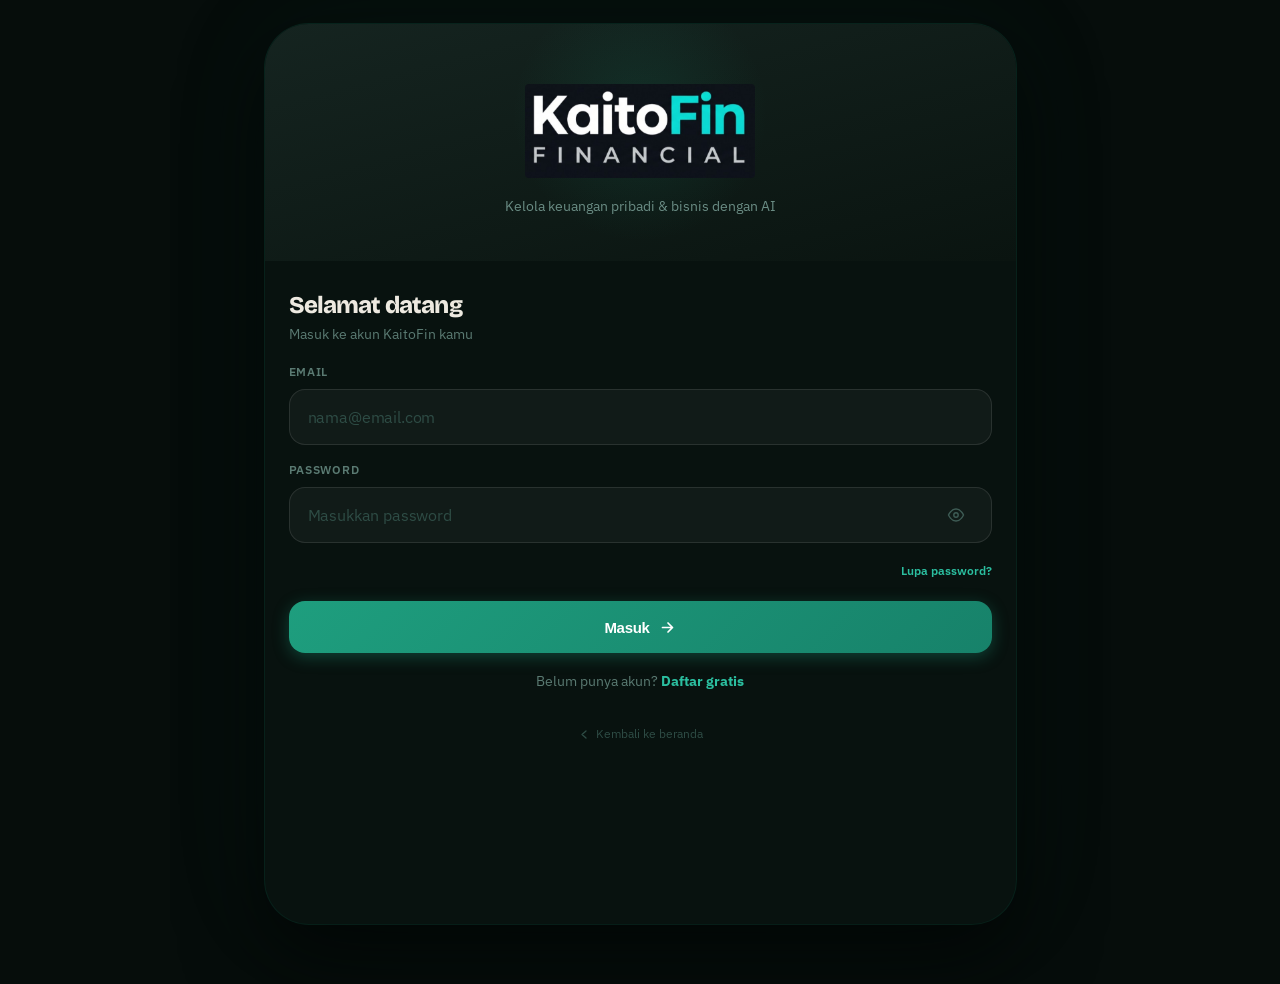
<file: src/pages/login.html>
<!DOCTYPE html>
<html lang="id">
<head>
  <meta charset="UTF-8" />
  <meta name="viewport" content="width=device-width, initial-scale=1.0, maximum-scale=1.0, viewport-fit=cover" />
  <title>Masuk — KaitoFin</title>
  <meta name="theme-color" content="#08120F" />
  <link rel="preconnect" href="https://fonts.googleapis.com" />
  <link rel="preconnect" href="https://fonts.gstatic.com" crossorigin />
  <link href="https://fonts.googleapis.com/css2?family=IBM+Plex+Sans:wght@400;500;600;700&family=Bricolage+Grotesque:opsz,wght@12..96,700;12..96,800&display=swap" rel="stylesheet" />
  <link rel="stylesheet" href="../styles/tokens.css" />
  <link rel="stylesheet" href="../styles/mobile.css" />
</head>
<body>
<div class="login-page-m">

  <!-- Branding hero -->
  <div class="login-hero-m" role="banner">
    <img class="login-wordmark" src="../../assets/kaitofin-wordmark.png" alt="KaitoFin Financial" width="687" height="282" />
    <div class="login-tagline-m">Kelola keuangan pribadi &amp; bisnis dengan AI</div>
  </div>

  <!-- Form -->
  <main class="login-form-section-m" id="main-content" aria-label="Form login KaitoFin">
    <div>
      <h1 class="login-title-m">Selamat datang</h1>
      <p class="login-subtitle-m">Masuk ke akun KaitoFin kamu</p>
    </div>

    <form action="dashboard.html" method="get" novalidate aria-label="Form masuk akun" style="display:flex;flex-direction:column;gap:16px">
      <!-- Email -->
      <div class="login-form-group-m">
        <label for="email" class="login-label-m">Email</label>
        <input
          type="email"
          id="email"
          name="email"
          class="login-input-m"
          placeholder="nama@email.com"
          autocomplete="email"
          aria-required="true"
          aria-describedby="email-hint"
        />
        <span id="email-hint" class="sr-only">Masukkan alamat email yang terdaftar</span>
      </div>

      <!-- Password -->
      <div class="login-form-group-m">
        <label for="password" class="login-label-m">Password</label>
        <div style="position:relative">
          <input
            type="password"
            id="password"
            name="password"
            class="login-input-m"
            placeholder="Masukkan password"
            autocomplete="current-password"
            aria-required="true"
            style="padding-right:56px"
          />
          <button
            type="button"
            id="toggle-pw"
            aria-label="Tampilkan password"
            aria-pressed="false"
            onclick="togglePassword()"
            style="position:absolute;right:14px;top:50%;transform:translateY(-50%);background:none;border:none;color:#3E5C55;cursor:pointer;padding:8px;border-radius:8px;display:flex;align-items:center;justify-content:center;min-width:44px;min-height:44px"
          >
            <svg id="eye-icon" width="18" height="18" viewBox="0 0 18 18" fill="none" aria-hidden="true">
              <path d="M1.5 9s2.7-6 7.5-6 7.5 6 7.5 6-2.7 6-7.5 6-7.5-6-7.5-6z" stroke="currentColor" stroke-width="1.4"/>
              <circle cx="9" cy="9" r="2.2" stroke="currentColor" stroke-width="1.4"/>
            </svg>
          </button>
        </div>
        <div style="text-align:right;margin-top:6px">
          <a href="#" style="font-size:12px;color:#2BBFA0;text-decoration:none;font-weight:600">Lupa password?</a>
        </div>
      </div>

      <!-- Submit -->
      <button type="submit" class="mobile-btn-primary" style="margin-top:4px" aria-label="Masuk ke KaitoFin">
        Masuk
        <svg width="17" height="17" viewBox="0 0 17 17" fill="none" aria-hidden="true">
          <path d="M3.5 8.5h10M9 4l4.5 4.5L9 13" stroke="currentColor" stroke-width="1.7" stroke-linecap="round" stroke-linejoin="round"/>
        </svg>
      </button>
    </form>

    <div class="login-alt-link-m">
      Belum punya akun? <a href="#" aria-label="Daftar akun KaitoFin baru">Daftar gratis</a>
    </div>

    <!-- Back to landing -->
    <div style="text-align:center;padding-top:4px">
      <a href="../../index.html" style="font-size:12px;color:#2E4C45;text-decoration:none;display:inline-flex;align-items:center;gap:5px;padding:8px;min-height:40px">
        <svg width="13" height="13" viewBox="0 0 13 13" fill="none" aria-hidden="true">
          <path d="M8 3l-4 3.5 4 3.5" stroke="currentColor" stroke-width="1.3" stroke-linecap="round" stroke-linejoin="round"/>
        </svg>
        Kembali ke beranda
      </a>
    </div>
  </main>

</div>

<script>
function togglePassword() {
  const input = document.getElementById('password');
  const btn   = document.getElementById('toggle-pw');
  const icon  = document.getElementById('eye-icon');
  const show  = input.type === 'password';

  input.type = show ? 'text' : 'password';
  btn.setAttribute('aria-label', show ? 'Sembunyikan password' : 'Tampilkan password');
  btn.setAttribute('aria-pressed', show ? 'true' : 'false');

  if (show) {
    icon.innerHTML = `
      <path d="M1.5 9s2.7-6 7.5-6 7.5 6 7.5 6-2.7 6-7.5 6-7.5-6-7.5-6z" stroke="currentColor" stroke-width="1.4"/>
      <circle cx="9" cy="9" r="2.2" stroke="currentColor" stroke-width="1.4"/>
      <path d="M2 2l14 14" stroke="currentColor" stroke-width="1.4" stroke-linecap="round"/>`;
  } else {
    icon.innerHTML = `
      <path d="M1.5 9s2.7-6 7.5-6 7.5 6 7.5 6-2.7 6-7.5 6-7.5-6-7.5-6z" stroke="currentColor" stroke-width="1.4"/>
      <circle cx="9" cy="9" r="2.2" stroke="currentColor" stroke-width="1.4"/>`;
  }
}
</script>
</body>
</html>
</file>
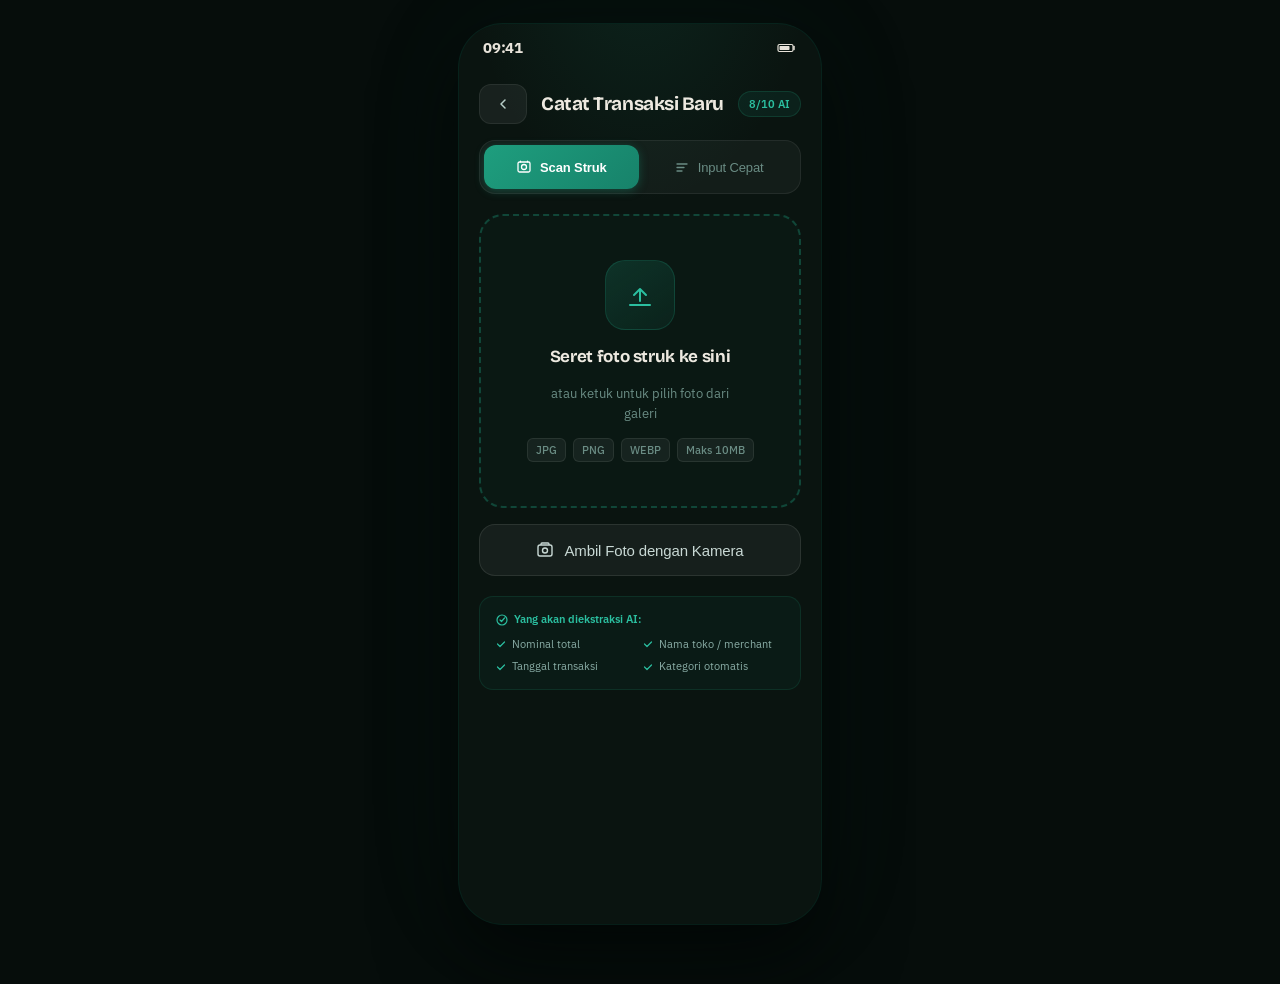
<file: src/pages/scan.html>
<!DOCTYPE html>
<html lang="id">
<head>
  <meta charset="UTF-8" />
  <meta name="viewport" content="width=device-width, initial-scale=1.0, maximum-scale=1.0, viewport-fit=cover" />
  <title>Scan Struk &amp; Input AI — KaitoFin</title>
  <meta name="theme-color" content="#0D1B18" />
  <link rel="preconnect" href="https://fonts.googleapis.com" />
  <link rel="preconnect" href="https://fonts.gstatic.com" crossorigin />
  <link href="https://fonts.googleapis.com/css2?family=IBM+Plex+Sans:wght@400;500;600;700&family=IBM+Plex+Mono:wght@400;500&family=Bricolage+Grotesque:opsz,wght@12..96,700;12..96,800&display=swap" rel="stylesheet" />
  <link rel="stylesheet" href="../styles/tokens.css" />
  <link rel="stylesheet" href="../styles/mobile.css" />
</head>
<body>
<div class="mobile-app">
  <div class="page-scroll" id="scan-app">

    <!-- STATUS BAR -->
    <div class="status-bar" aria-hidden="true">
      <span class="status-time">09:41</span>
      <div class="status-icons">
        <svg width="20" height="10" viewBox="0 0 20 10" fill="none" aria-hidden="true">
          <rect x="1" y="1.5" width="15" height="7" rx="1.5" stroke="currentColor" stroke-width="1.2"/>
          <rect x="2.5" y="3" width="10" height="4" rx="0.8" fill="currentColor"/>
          <path d="M17 3.5v3" stroke="currentColor" stroke-width="1.5" stroke-linecap="round"/>
        </svg>
      </div>
    </div>

    <!-- SCAN HEADER -->
    <header class="scan-mobile-header" role="banner">
      <a href="dashboard.html" class="scan-back-btn" aria-label="Kembali ke dashboard">
        <svg width="16" height="16" viewBox="0 0 16 16" fill="none" aria-hidden="true">
          <path d="M10 4l-4 4 4 4" stroke="currentColor" stroke-width="1.5" stroke-linecap="round" stroke-linejoin="round"/>
        </svg>
      </a>
      <h1 class="scan-page-title">Catat Transaksi Baru</h1>
      <div style="margin-left:auto;display:inline-flex;align-items:center;gap:5px;font-size:11px;font-weight:600;color:#2BBFA0;background:rgba(30,158,126,0.1);border:1px solid rgba(30,158,126,0.2);border-radius:100px;padding:4px 10px" aria-label="Kuota AI tersisa: 8 dari 10">
        8/10 AI
      </div>
    </header>

    <!-- MODE TOGGLE: Scan / Input Cepat -->
    <div class="scan-mode-toggle" role="tablist" aria-label="Pilih metode input">
      <button
        class="scan-mode-btn scan-mode-btn-active"
        role="tab"
        aria-selected="true"
        id="tab-scan"
        aria-controls="panel-scan"
        onclick="switchScanMode('scan')"
      >
        <svg width="16" height="16" viewBox="0 0 16 16" fill="none" aria-hidden="true">
          <rect x="2" y="3" width="12" height="10" rx="1.5" stroke="currentColor" stroke-width="1.3"/>
          <circle cx="8" cy="8" r="2.5" stroke="currentColor" stroke-width="1.3"/>
          <path d="M4.5 3V2M11.5 3V2" stroke="currentColor" stroke-width="1.2" stroke-linecap="round"/>
        </svg>
        Scan Struk
      </button>
      <button
        class="scan-mode-btn"
        role="tab"
        aria-selected="false"
        id="tab-nlp"
        aria-controls="panel-nlp"
        onclick="switchScanMode('nlp')"
      >
        <svg width="16" height="16" viewBox="0 0 16 16" fill="none" aria-hidden="true">
          <path d="M3 5h10M3 8.5h7M3 12h5" stroke="currentColor" stroke-width="1.3" stroke-linecap="round"/>
        </svg>
        Input Cepat
      </button>
    </div>

    <!-- ============================================================
       PANEL: SCAN STRUK
       ============================================================ -->
    <div id="panel-scan" role="tabpanel" aria-labelledby="tab-scan">

      <!-- STATE 1: Upload -->
      <div id="state-upload">
        <!-- Quota low warning (hidden by default) -->
        <div class="quota-banner" id="quota-warning" style="display:none" role="alert">
          <div class="quota-banner-icon" aria-hidden="true">
            <svg width="14" height="14" viewBox="0 0 14 14" fill="none">
              <path d="M7 3v4M7 9.5v.5" stroke="currentColor" stroke-width="1.3" stroke-linecap="round"/>
              <circle cx="7" cy="7" r="6" stroke="currentColor" stroke-width="1.2"/>
            </svg>
          </div>
          <div class="quota-banner-text">
            <strong>Kuota AI hampir habis.</strong> Kamu masih punya 2 penggunaan tersisa.
          </div>
          <a href="upgrade.html" class="quota-banner-action">Upgrade</a>
        </div>

        <!-- Upload zone -->
        <div
          class="mobile-upload-zone"
          onclick="showScanState('preview')"
          role="button"
          tabindex="0"
          aria-label="Klik atau seret foto struk ke sini untuk diproses AI"
          onkeydown="if(event.key==='Enter'||event.key===' ')showScanState('preview')"
        >
          <div class="mobile-upload-icon" aria-hidden="true">
            <svg width="32" height="32" viewBox="0 0 32 32" fill="none">
              <path d="M16 22V10M10 16l6-6 6 6" stroke="currentColor" stroke-width="2" stroke-linecap="round" stroke-linejoin="round"/>
              <path d="M6 26h20" stroke="currentColor" stroke-width="2" stroke-linecap="round"/>
            </svg>
          </div>
          <div class="mobile-upload-title">Seret foto struk ke sini</div>
          <div class="mobile-upload-hint">atau ketuk untuk pilih foto dari galeri</div>
          <div class="mobile-upload-formats">
            <span class="mobile-format-chip">JPG</span>
            <span class="mobile-format-chip">PNG</span>
            <span class="mobile-format-chip">WEBP</span>
            <span class="mobile-format-chip">Maks 10MB</span>
          </div>
        </div>

        <!-- Camera button -->
        <button
          class="mobile-camera-btn"
          onclick="showScanState('preview')"
          aria-label="Ambil foto struk menggunakan kamera"
        >
          <svg width="18" height="18" viewBox="0 0 18 18" fill="none" aria-hidden="true">
            <rect x="2" y="4" width="14" height="11" rx="2" stroke="currentColor" stroke-width="1.4"/>
            <circle cx="9" cy="9.5" r="2.5" stroke="currentColor" stroke-width="1.4"/>
            <path d="M5 4V3a1 1 0 0 1 1-1h6a1 1 0 0 1 1 1v1" stroke="currentColor" stroke-width="1.3"/>
          </svg>
          Ambil Foto dengan Kamera
        </button>

        <!-- What AI extracts info -->
        <div style="margin:0 20px 20px;padding:14px 16px;background:rgba(30,158,126,0.06);border:1px solid rgba(30,158,126,0.15);border-radius:14px">
          <div style="font-size:11px;font-weight:600;color:#2BBFA0;margin-bottom:8px;display:flex;align-items:center;gap:6px">
            <svg width="12" height="12" viewBox="0 0 12 12" fill="none" aria-hidden="true"><circle cx="6" cy="6" r="5" stroke="currentColor" stroke-width="1.2"/><path d="M4 6l1.5 1.5L8.5 4" stroke="currentColor" stroke-width="1.2" stroke-linecap="round" stroke-linejoin="round"/></svg>
            Yang akan diekstraksi AI:
          </div>
          <div style="display:grid;grid-template-columns:1fr 1fr;gap:6px">
            <div style="display:flex;align-items:center;gap:6px;font-size:11px;color:#8AADA6">
              <svg width="10" height="10" viewBox="0 0 10 10" fill="none" aria-hidden="true"><path d="M1.5 5l2.5 2.5L8.5 3" stroke="#2BBFA0" stroke-width="1.2" stroke-linecap="round" stroke-linejoin="round"/></svg>
              Nominal total
            </div>
            <div style="display:flex;align-items:center;gap:6px;font-size:11px;color:#8AADA6">
              <svg width="10" height="10" viewBox="0 0 10 10" fill="none" aria-hidden="true"><path d="M1.5 5l2.5 2.5L8.5 3" stroke="#2BBFA0" stroke-width="1.2" stroke-linecap="round" stroke-linejoin="round"/></svg>
              Nama toko / merchant
            </div>
            <div style="display:flex;align-items:center;gap:6px;font-size:11px;color:#8AADA6">
              <svg width="10" height="10" viewBox="0 0 10 10" fill="none" aria-hidden="true"><path d="M1.5 5l2.5 2.5L8.5 3" stroke="#2BBFA0" stroke-width="1.2" stroke-linecap="round" stroke-linejoin="round"/></svg>
              Tanggal transaksi
            </div>
            <div style="display:flex;align-items:center;gap:6px;font-size:11px;color:#8AADA6">
              <svg width="10" height="10" viewBox="0 0 10 10" fill="none" aria-hidden="true"><path d="M1.5 5l2.5 2.5L8.5 3" stroke="#2BBFA0" stroke-width="1.2" stroke-linecap="round" stroke-linejoin="round"/></svg>
              Kategori otomatis
            </div>
          </div>
        </div>
      </div>

      <!-- STATE 2: Preview -->
      <div id="state-preview" style="display:none">
        <div class="receipt-preview-m">
          <div class="receipt-preview-header-m">
            <span class="receipt-preview-title-m">Pratinjau Struk</span>
            <div style="display:flex;align-items:center;gap:8px">
              <span style="font-size:10px;font-weight:600;color:#2BBFA0;background:rgba(30,158,126,0.12);border-radius:4px;padding:2px 6px">AI Scan</span>
              <button onclick="showScanState('upload')" style="font-size:11px;color:#8AADA6;background:none;border:none;cursor:pointer;padding:4px 6px">Ganti</button>
            </div>
          </div>
          <div class="receipt-mock-m">
            <div class="receipt-mock-header-m">INDOMARET<br/>Jl. Sudirman No. 42</div>
            <hr style="border:none;border-top:1px dashed rgba(240,237,231,0.1);margin:6px 0"/>
            <div class="receipt-mock-item-m"><span>Indomie Goreng x2</span><span>10.000</span></div>
            <div class="receipt-mock-item-m"><span>Aqua 600ml</span><span>5.000</span></div>
            <div class="receipt-mock-item-m"><span>Chitato 80g</span><span>15.000</span></div>
            <div class="receipt-mock-item-m"><span>Teh Pucuk 350ml</span><span>5.500</span></div>
            <div class="receipt-mock-item-m"><span>Susu Ultra 250ml</span><span>8.000</span></div>
            <hr style="border:none;border-top:1px dashed rgba(240,237,231,0.1);margin:6px 0"/>
            <div class="receipt-mock-total-m"><span>TOTAL</span><span>Rp 43.500</span></div>
            <div style="margin-top:6px;font-size:10px;color:#4E6B65">02/11/2026 · 14:23</div>
          </div>
        </div>

        <div style="margin:0 20px 16px;padding:14px 16px;background:#162420;border:1px solid rgba(240,237,231,0.08);border-radius:14px">
          <div style="font-size:13px;font-weight:600;color:#F0EDE7;margin-bottom:6px">Siap Diproses</div>
          <div style="font-size:12px;color:#8AADA6;line-height:1.55;margin-bottom:12px">AI akan mengidentifikasi nominal, nama toko, tanggal, dan kategori transaksi dari foto ini. Menggunakan <span style="color:#2BBFA0;font-weight:600">−1 kuota</span> AI.</div>
        </div>

        <div class="mobile-action-bar">
          <button onclick="showScanState('processing')" class="mobile-btn-primary" style="flex:1">
            <svg width="16" height="16" viewBox="0 0 16 16" fill="none" aria-hidden="true"><circle cx="8" cy="8" r="6" stroke="currentColor" stroke-width="1.3"/><path d="M5.5 8l2 2 3.5-3.5" stroke="currentColor" stroke-width="1.3" stroke-linecap="round" stroke-linejoin="round"/></svg>
            Proses dengan AI
          </button>
          <button onclick="showScanState('upload')" class="mobile-btn-secondary">Batal</button>
        </div>
      </div>

      <!-- STATE 3: AI Processing -->
      <div id="state-processing" style="display:none">
        <div class="processing-state" role="status" aria-live="polite" aria-label="AI sedang memproses struk kamu">
          <div class="processing-ring-mobile" aria-hidden="true"></div>
          <div style="font-family:var(--font-display);font-size:18px;font-weight:700;color:#F0EDE7;margin-bottom:6px;letter-spacing:-0.02em">Memproses struk...</div>
          <p style="font-size:12px;color:#8AADA6;max-width:28ch;line-height:1.6;margin-bottom:20px">Ini hanya butuh beberapa detik. Setelah selesai, kamu bisa koreksi hasilnya.</p>

          <button onclick="showScanState('extraction')" class="mobile-btn-secondary" style="margin-top:32px;padding:12px 24px" aria-label="Lanjut ke form ekstraksi data">
            Lanjut →
          </button>
        </div>
      </div>

      <!-- STATE 4: Extraction + Edit Form -->
      <div id="state-extraction" style="display:none">
        <!-- AI success alert -->
        <div class="ai-extract-alert" role="status" aria-live="polite">
          <svg width="16" height="16" viewBox="0 0 16 16" fill="none" aria-hidden="true" style="flex-shrink:0">
            <circle cx="8" cy="8" r="6" stroke="currentColor" stroke-width="1.3"/>
            <path d="M5.5 8l2 2 3.5-3.5" stroke="currentColor" stroke-width="1.3" stroke-linecap="round" stroke-linejoin="round"/>
          </svg>
          <div>
            <strong>Data berhasil diekstrak (97% yakin).</strong> Periksa dan edit sebelum simpan.
          </div>
        </div>

        <!-- Edit form -->
        <div class="ai-extract-form" style="margin-top:16px">
          <!-- Transaction type (USER CHOICE, no AI indicator) -->
          <div class="ai-form-group">
            <label class="ai-form-label">Tipe Transaksi</label>
            <div class="ai-type-toggle" role="group" aria-label="Pilih tipe transaksi">
              <button type="button" class="ai-type-btn ai-type-btn-expense-active" onclick="setTxnType(this, 'expense')" aria-pressed="true">
                Pengeluaran
              </button>
              <button type="button" class="ai-type-btn" onclick="setTxnType(this, 'income')" aria-pressed="false">
                Pemasukan
              </button>
            </div>
          </div>

          <!-- Amount (AI extracted) -->
          <div class="ai-form-group">
            <label for="nominal" class="ai-form-label">Nominal <span class="ai-indicator-small">AI</span></label>
            <input
              type="text"
              id="nominal"
              class="ai-form-input ai-form-input-amount"
              value="Rp 43.500"
              required
              aria-label="Nominal transaksi"
            />
          </div>

          <!-- Description (AI extracted) -->
          <div class="ai-form-group">
            <label for="deskripsi" class="ai-form-label">Toko <span class="ai-indicator-small">AI</span></label>
            <input
              type="text"
              id="deskripsi"
              class="ai-form-input"
              value="Indomaret Jl. Sudirman"
              required
              aria-label="Nama toko"
            />
          </div>

          <!-- Date (AI extracted) -->
          <div class="ai-form-group">
            <label for="tanggal" class="ai-form-label">Tanggal <span class="ai-indicator-small">AI</span></label>
            <input
              type="date"
              id="tanggal"
              class="ai-form-input"
              value="2026-11-02"
              required
              aria-label="Tanggal transaksi"
            />
          </div>

          <!-- Category (AI extracted) -->
          <div class="ai-form-group">
            <label for="kategori" class="ai-form-label">Kategori <span class="ai-indicator-small">AI</span></label>
            <select id="kategori" class="ai-form-select" required aria-label="Kategori transaksi">
              <option value="belanja" selected>Belanja</option>
              <option value="makan">Makan & Minum</option>
              <option value="transport">Transportasi</option>
              <option value="kos">Kos / Tempat Tinggal</option>
              <option value="hiburan">Hiburan</option>
              <option value="pendidikan">Pendidikan</option>
              <option value="kesehatan">Kesehatan</option>
              <option value="lainnya">Lainnya</option>
            </select>
          </div>

          <!-- Workspace (USER CHOICE, no AI) -->
          <div class="ai-form-group">
            <label for="workspace" class="ai-form-label">Simpan ke</label>
            <select id="workspace" class="ai-form-select" required aria-label="Pilih workspace">
              <option value="personal" selected>Personal</option>
              <option value="business">Bisnis (UMKM)</option>
            </select>
          </div>

          <!-- Notes (USER INPUT, no AI) -->
          <div class="ai-form-group">
            <label for="catatan" class="ai-form-label">Catatan (Opsional)</label>
            <input
              type="text"
              id="catatan"
              class="ai-form-input"
              placeholder="Tambahkan detail tambahan..."
              aria-label="Catatan tambahan"
            />
          </div>
        </div>

        <!-- Action bar -->
        <div class="mobile-action-bar">
          <button onclick="submitTransaction()" class="mobile-btn-primary" style="flex:1" type="button" aria-label="Simpan transaksi">
            <svg width="16" height="16" viewBox="0 0 16 16" fill="none" aria-hidden="true">
              <circle cx="8" cy="8" r="6" stroke="currentColor" stroke-width="1.3"/>
              <path d="M5.5 8l2 2 3.5-3.5" stroke="currentColor" stroke-width="1.3" stroke-linecap="round" stroke-linejoin="round"/>
            </svg>
            Simpan Transaksi
          </button>
          <button onclick="showScanState('upload')" class="mobile-btn-secondary" type="button" aria-label="Batalkan dan kembali ke upload">Batal</button>
        </div>
      </div>

      <!-- STATE 5: Success -->
      <div id="state-success" style="display:none">
        <div class="mobile-result-state" role="status" aria-live="polite" aria-label="Transaksi berhasil disimpan">
          <div class="result-state-icon result-icon-success" aria-hidden="true">
            <svg width="36" height="36" viewBox="0 0 36 36" fill="none">
              <path d="M10 18l6 6 11-11" stroke="currentColor" stroke-width="2.5" stroke-linecap="round" stroke-linejoin="round"/>
            </svg>
          </div>
          <h2 class="result-state-title">Transaksi Tersimpan!</h2>
          <div class="result-state-amount result-state-amount">−Rp 43.500</div>
          <p class="result-state-desc">Indomaret Jl. Sudirman · 2 Nov 2026 · Belanja · Personal</p>

          <div style="display:flex;flex-direction:column;gap:10px;width:100%;max-width:280px">
            <button onclick="showScanState('upload')" class="mobile-btn-primary" style="justify-content:center">
              <svg width="16" height="16" viewBox="0 0 16 16" fill="none" aria-hidden="true"><rect x="2" y="4" width="12" height="9" rx="1.5" stroke="currentColor" stroke-width="1.3"/><circle cx="8" cy="8.5" r="1.8" stroke="currentColor" stroke-width="1.3"/></svg>
              Scan Struk Lagi
            </button>
            <a href="dashboard.html" class="mobile-btn-secondary" style="justify-content:center">Kembali ke Dashboard</a>
          </div>
        </div>
      </div>

      <!-- STATE 6: Error -->
      <div id="state-error" style="display:none">
        <div class="mobile-result-state" role="alert" aria-live="assertive" aria-label="Terjadi kesalahan saat memproses struk">
          <div class="result-state-icon result-icon-error" aria-hidden="true">
            <svg width="36" height="36" viewBox="0 0 36 36" fill="none">
              <path d="M12 12l12 12M24 12L12 24" stroke="currentColor" stroke-width="2.5" stroke-linecap="round"/>
            </svg>
          </div>
          <h2 class="result-state-title">Gagal Memproses</h2>
          <p class="result-state-desc">AI tidak dapat membaca struk ini. Pastikan gambar cukup jelas dan pencahayaan memadai.</p>

          <div style="display:flex;flex-direction:column;gap:10px;width:100%;max-width:280px">
            <button onclick="showScanState('upload')" class="mobile-btn-primary" style="justify-content:center">Coba Lagi</button>
            <button onclick="switchScanMode('nlp')" class="mobile-btn-secondary" style="justify-content:center">Input Manual</button>
          </div>
        </div>
      </div>

    </div><!-- end panel-scan -->


    <!-- ============================================================
       PANEL: INPUT CEPAT (NLP)
       ============================================================ -->
    <div id="panel-nlp" role="tabpanel" aria-labelledby="tab-nlp" style="display:none">

      <div class="nlp-mobile-section">
        <label for="nlp-input" style="display:block;font-size:12px;font-weight:500;color:#8AADA6;margin-bottom:8px">Ketik transaksimu</label>
        <textarea
          id="nlp-input"
          class="nlp-textarea-m"
          placeholder="Contoh: beli nasi padang 25rb Bu Sari, bayar tagihan listrik 150rb, terima gaji freelance 500rb..."
          aria-label="Input transaksi natural language"
          rows="4"
        ></textarea>

        <button
          onclick="showNlpResult()"
          class="mobile-btn-primary"
          style="width:100%;justify-content:center;margin-top:10px"
          aria-label="Proses input dengan AI"
        >
          <svg width="14" height="14" viewBox="0 0 14 14" fill="none" aria-hidden="true">
            <circle cx="7" cy="7" r="5.5" stroke="currentColor" stroke-width="1.2"/>
            <path d="M5 7l2 2 3-3" stroke="currentColor" stroke-width="1.2" stroke-linecap="round" stroke-linejoin="round"/>
          </svg>
          Parse dengan AI
          <span style="font-size:10px;opacity:0.7;margin-left:2px">−1 kuota</span>
        </button>

        <!-- Example prompts -->
        <div style="margin-top:16px">
          <div style="font-size:11px;font-weight:500;color:#4E6B65;margin-bottom:10px">Contoh input:</div>
          <div class="nlp-examples-m" role="list">
            <div class="nlp-example-m" role="listitem" onclick="fillNlpExample('Beli nasi padang 25rb warung Bu Sari')">
              <div class="nlp-example-input-m">"Beli nasi padang 25rb Bu Sari"</div>
              <div class="nlp-example-result-m">→ Pengeluaran · Makan · Rp 25.000</div>
            </div>
            <div class="nlp-example-m" role="listitem" onclick="fillNlpExample('Terima transfer gaji freelance 1.5 juta dari PT ABC')">
              <div class="nlp-example-input-m">"Gaji freelance 1.5jt PT ABC"</div>
              <div class="nlp-example-result-m">→ Pemasukan · Freelance · Rp 1.500.000</div>
            </div>
            <div class="nlp-example-m" role="listitem" onclick="fillNlpExample('Bayar tagihan listrik PLN 150ribu')">
              <div class="nlp-example-input-m">"Bayar listrik PLN 150rb"</div>
              <div class="nlp-example-result-m">→ Pengeluaran · Tagihan · Rp 150.000</div>
            </div>
            <div class="nlp-example-m" role="listitem" onclick="fillNlpExample('Belanja bahan baku tahu tempe 80rb pasar')">
              <div class="nlp-example-input-m">"Bahan baku tahu tempe 80rb"</div>
              <div class="nlp-example-result-m">→ Pengeluaran · HPP · Rp 80.000</div>
            </div>
          </div>
        </div>
      </div>

      <!-- NLP Result (hidden until processed) -->
      <div id="nlp-result" style="display:none">
        <div style="padding:0 20px;margin-top:8px">
          <div class="ai-extract-alert">
            <svg width="14" height="14" viewBox="0 0 14 14" fill="none" aria-hidden="true" style="flex-shrink:0">
              <circle cx="7" cy="7" r="5.5" stroke="currentColor" stroke-width="1.2"/>
              <path d="M4.5 7l2 2 3-3" stroke="currentColor" stroke-width="1.2" stroke-linecap="round" stroke-linejoin="round"/>
            </svg>
            <div><strong>AI berhasil memparse input kamu.</strong> Periksa dan edit jika perlu, lalu konfirmasi.</div>
          </div>
        </div>

        <div class="ai-extract-form" style="margin-top:14px">
          <div class="ai-form-group">
            <label class="ai-form-label">Tipe Transaksi</label>
            <div class="ai-type-toggle">
              <button type="button" class="ai-type-btn ai-type-btn-expense-active" aria-pressed="true">Pengeluaran</button>
              <button type="button" class="ai-type-btn" aria-pressed="false">Pemasukan</button>
            </div>
          </div>
          <div class="ai-form-group">
            <label for="nlp-nominal" class="ai-form-label">Nominal</label>
            <input type="text" id="nlp-nominal" class="ai-form-input ai-form-input-amount" value="Rp 25.000" aria-label="Nominal transaksi"/>
          </div>
          <div class="ai-form-group">
            <label for="nlp-desc" class="ai-form-label">Deskripsi</label>
            <input type="text" id="nlp-desc" class="ai-form-input" value="Nasi Padang Bu Sari" aria-label="Deskripsi transaksi"/>
          </div>
          <div class="ai-form-group">
            <label for="nlp-kategori" class="ai-form-label">Kategori</label>
            <select id="nlp-kategori" class="ai-form-select" aria-label="Kategori transaksi">
              <option value="makan" selected>🍽️ Makan &amp; Minum</option>
              <option value="belanja">🛒 Belanja</option>
              <option value="transport">🚌 Transportasi</option>
              <option value="kos">🏠 Kos / Tempat Tinggal</option>
            </select>
          </div>
        </div>

        <div class="mobile-action-bar">
          <button onclick="showScanState('success')" class="mobile-btn-primary" style="flex:1">
            <svg width="16" height="16" viewBox="0 0 16 16" fill="none" aria-hidden="true"><circle cx="8" cy="8" r="6" stroke="currentColor" stroke-width="1.3"/><path d="M5.5 8l2 2 3.5-3.5" stroke="currentColor" stroke-width="1.3" stroke-linecap="round" stroke-linejoin="round"/></svg>
            Konfirmasi &amp; Simpan
          </button>
          <button onclick="document.getElementById('nlp-result').style.display='none'" class="mobile-btn-secondary">Edit Lagi</button>
        </div>
      </div>

    </div><!-- end panel-nlp -->

  </div><!-- end .page-scroll -->
</div><!-- end .mobile-app -->

<script>
function switchScanMode(mode) {
  const scanPanel  = document.getElementById('panel-scan');
  const nlpPanel   = document.getElementById('panel-nlp');
  const scanBtn    = document.getElementById('tab-scan');
  const nlpBtn     = document.getElementById('tab-nlp');

  if (mode === 'scan') {
    scanPanel.style.display = 'block';
    nlpPanel.style.display  = 'none';
    scanBtn.classList.add('scan-mode-btn-active');
    nlpBtn.classList.remove('scan-mode-btn-active');
    scanBtn.setAttribute('aria-selected', 'true');
    nlpBtn.setAttribute('aria-selected', 'false');
  } else {
    scanPanel.style.display = 'none';
    nlpPanel.style.display  = 'block';
    nlpBtn.classList.add('scan-mode-btn-active');
    scanBtn.classList.remove('scan-mode-btn-active');
    nlpBtn.setAttribute('aria-selected', 'true');
    scanBtn.setAttribute('aria-selected', 'false');
  }
}

function showScanState(state) {
  const states = ['upload', 'preview', 'processing', 'extraction', 'success', 'error'];
  states.forEach(s => {
    const el = document.getElementById('state-' + s);
    if (el) el.style.display = (s === state) ? 'block' : 'none';
  });
  // Re-show panel-scan
  document.getElementById('panel-scan').style.display = 'block';
  document.getElementById('panel-nlp').style.display  = 'none';
  document.getElementById('tab-scan').classList.add('scan-mode-btn-active');
  document.getElementById('tab-nlp').classList.remove('scan-mode-btn-active');
  window.scrollTo({ top: 0, behavior: 'smooth' });
}

function setTxnType(btn, type) {
  const parent  = btn.parentElement;
  const buttons = parent.querySelectorAll('button');
  buttons.forEach(b => {
    b.classList.remove('ai-type-btn-expense-active', 'ai-type-btn-income-active');
    b.setAttribute('aria-pressed', 'false');
  });
  btn.classList.add(type === 'expense' ? 'ai-type-btn-expense-active' : 'ai-type-btn-income-active');
  btn.setAttribute('aria-pressed', 'true');
}

function showNlpResult() {
  const txt = document.getElementById('nlp-input').value.trim();
  if (!txt) {
    document.getElementById('nlp-input').focus();
    return;
  }
  document.getElementById('nlp-result').style.display = 'block';
  document.getElementById('nlp-result').scrollIntoView({ behavior: 'smooth' });
}

function fillNlpExample(text) {
  document.getElementById('nlp-input').value = text;
  document.getElementById('nlp-input').focus();
}

// ============================================================
// ACTUAL TRANSACTION SUBMISSION (NEW FUNCTIONALITY)
// ============================================================
function submitTransaction() {
  // Get form data
  const type = document.querySelector('[data-type][class*="active"]')?.dataset.type || 
               (document.querySelector('.ai-type-btn-expense-active') ? 'expense' : 'income');
  const nominal = document.getElementById('nominal').value;
  const merchant = document.getElementById('deskripsi').value;
  const date = document.getElementById('tanggal').value;
  const category = document.getElementById('kategori').value;
  const workspace = document.getElementById('workspace').value;
  const notes = document.getElementById('catatan').value;

  // Validate
  if (!nominal || !merchant) {
    alert('Nominal dan Toko tidak boleh kosong');
    return;
  }

  // Parse amount (remove Rp and commas)
  const amount = parseInt(nominal.replace(/\D/g, ''), 10);
  if (!amount || amount <= 0) {
    alert('Nominal harus lebih dari 0');
    return;
  }

  // Create transaction object
  const transaction = {
    id: Date.now().toString(),
    type: type,
    amount: amount,
    merchant: merchant,
    date: date,
    category: category,
    workspace: workspace,
    notes: notes,
    createdAt: new Date().toISOString(),
    aiExtracted: true // Flag that this was from scan
  };

  // Save to localStorage
  let transactions = JSON.parse(localStorage.getItem('kaito_transactions') || '[]');
  transactions.push(transaction);
  localStorage.setItem('kaito_transactions', JSON.stringify(transactions));

  // Update quota
  let quota = parseInt(localStorage.getItem('kaito_quota') || '10', 10);
  if (quota > 0) {
    quota--;
    localStorage.setItem('kaito_quota', quota.toString());
  }

  // Show success and reset
  showScanState('success');
  document.getElementById('nominal').value = '';
  document.getElementById('deskripsi').value = '';
  document.getElementById('catatan').value = '';
  
  // Reload dashboard after 2 seconds
  setTimeout(() => {
    window.location.href = 'dashboard.html';
  }, 2000);
}

// Handle #nlp anchor from other pages
if (window.location.hash === '#nlp') {
  switchScanMode('nlp');
}

// Load transactions on page load for dashboard
document.addEventListener('DOMContentLoaded', function() {
  loadTransactions();
  updateQuotaBadge();
});

// ============================================================
// LOAD AND DISPLAY TRANSACTIONS (FOR DASHBOARD)
// ============================================================
function loadTransactions() {
  const list = document.querySelector('.mobile-txn-list');
  if (!list) return; // Not on dashboard

  const transactions = JSON.parse(localStorage.getItem('kaito_transactions') || '[]');

  if (!transactions.length) {
    list.innerHTML = `
      <div style="text-align:center;padding:40px 20px;color:#8AADA6">
        <p style="font-size:14px;margin-bottom:8px">Belum ada transaksi</p>
        <a href="scan.html" style="color:#2BBFA0;text-decoration:none;font-weight:600">Tambah transaksi pertama →</a>
      </div>
    `;
    return;
  }

  // Sort by date (newest first), take last 10
  const sorted = transactions
    .sort((a, b) => new Date(b.date) - new Date(a.date))
    .slice(0, 10);

  list.innerHTML = sorted.map(txn => `
    <article class="mobile-txn-item" data-txn-type="${txn.type}" role="listitem">
      <div class="mobile-txn-icon txn-icon-${txn.type}" aria-hidden="true">
        ${getTypeIcon(txn.type)}
      </div>
      <div class="mobile-txn-info">
        <div class="mobile-txn-name">${escapeHtml(txn.merchant)}</div>
        <div class="mobile-txn-meta">
          <span class="mobile-txn-badge badge-cat-small">${txn.category}</span>
          <span class="mobile-txn-date">${formatDate(txn.date)}</span>
        </div>
      </div>
      <div class="mobile-txn-amount mobile-txn-amount-${txn.type} num">
        ${txn.type === 'income' ? '+' : '−'}Rp ${formatCurrency(txn.amount)}
      </div>
    </article>
  `).join('');
}

function getTypeIcon(type) {
  if (type === 'income') {
    return `<svg width="20" height="20" viewBox="0 0 20 20" fill="none">
      <path d="M10 16V4M4 10l6-6 6 6" stroke="currentColor" stroke-width="1.5" stroke-linecap="round" stroke-linejoin="round"/>
    </svg>`;
  } else if (type === 'expense') {
    return `<svg width="20" height="20" viewBox="0 0 20 20" fill="none">
      <path d="M10 4v12M4 10l6 6 6-6" stroke="currentColor" stroke-width="1.5" stroke-linecap="round" stroke-linejoin="round"/>
    </svg>`;
  }
  return '';
}

function formatDate(dateStr) {
  const date = new Date(dateStr + 'T00:00:00');
  const months = ['Jan', 'Feb', 'Mar', 'Apr', 'Mei', 'Jun', 'Jul', 'Ags', 'Sep', 'Okt', 'Nov', 'Des'];
  return `${date.getDate()} ${months[date.getMonth()]}`;
}

function formatCurrency(num) {
  return num.toLocaleString('id-ID');
}

function escapeHtml(text) {
  const map = {
    '&': '&amp;',
    '<': '&lt;',
    '>': '&gt;',
    '"': '&quot;',
    "'": '&#039;'
  };
  return text.replace(/[&<>"']/g, m => map[m]);
}

// ============================================================
// UPDATE QUOTA DISPLAY
// ============================================================
function updateQuotaBadge() {
  const quota = parseInt(localStorage.getItem('kaito_quota') || '10', 10);
  const badge = document.querySelector('[class*="quota-badge"]');
  if (badge) {
    badge.textContent = `${quota}/10`;
    if (quota <= 2) {
      badge.style.color = '#FFBE55';
      badge.style.backgroundColor = 'rgba(255, 190, 85, 0.12)';
    }
  }
}

// ============================================================
// FILTER TRANSACTIONS
// ============================================================
function filterTransactions(type) {
  // Update filter UI
  document.querySelectorAll('[data-filter]').forEach(btn => {
    btn.classList.remove('txn-filter-btn-active');
    btn.setAttribute('aria-pressed', 'false');
  });
  document.querySelector(`[data-filter="${type}"]`).classList.add('txn-filter-btn-active');
  document.querySelector(`[data-filter="${type}"]`).setAttribute('aria-pressed', 'true');
  
  // Filter transactions
  document.querySelectorAll('[data-txn-type]').forEach(txn => {
    if (type === 'all' || txn.dataset.txnType === type) {
      txn.style.display = '';
    } else {
      txn.style.display = 'none';
    }
  });
}
</script>
</body>
</html>

<script>
// NLP parsing function
function parseNLPInput() {
  const input = document.getElementById('nlp-input');
  const text = input.value.trim();
  
  if (!text) {
    alert('Masukkan teks transaksi terlebih dahulu');
    return;
  }

  // Simple NLP: extract number, infer type, get first words as description
  const numbers = text.match(/[\d.,]+/g) || [];
  const amount = numbers.length > 0 ? parseInt(numbers[0].replace(/\./g, '').replace(/,/g, '')) : 0;
  
  if (!amount) {
    alert('Tidak dapat menemukan nominal di teks Anda');
    return;
  }

  const isExpense = text.toLowerCase().match(/beli|bayar|keluar|spending|expense|biaya|belanja|makan|beli/) ? true : false;
  const isIncome = text.toLowerCase().match(/dapat|terima|masuk|gaji|pemasukan|income|earning|dapat/) ? true : false;
  const type = isIncome ? 'income' : isExpense ? 'expense' : 'expense';

  const description = text.replace(/[\d.,]/g, '').trim().substring(0, 50);
  
  // Populate form with parsed data
  document.getElementById('txn-type').value = type === 'income' ? 'income' : 'expense';
  document.getElementById('txn-amount').value = 'Rp ' + amount.toLocaleString('id-ID');
  document.getElementById('txn-desc').value = description;
  document.getElementById('txn-date').value = new Date().toISOString().split('T')[0];

  // Show success message
  const msg = document.createElement('div');
  msg.style.cssText = 'position:fixed;top:20px;left:20px;right:20px;background:rgba(82,227,154,0.15);border:1px solid rgba(82,227,154,0.3);border-radius:10px;padding:12px;color:#52E39A;font-size:12px;z-index:1000';
  msg.textContent = `✓ Terparsir: ${type === 'income' ? '+' : '−'}Rp ${amount.toLocaleString('id-ID')}`;
  document.body.appendChild(msg);
  setTimeout(() => msg.remove(), 3000);
}

// Add parseNLPInput to global scope and wire button
document.addEventListener('DOMContentLoaded', () => {
  const nlpBtn = document.querySelector('#nlp ~ button') || document.querySelector('[aria-label*="Parse"]');
  if (nlpBtn) nlpBtn.onclick = parseNLPInput;
});
</script>
</file>
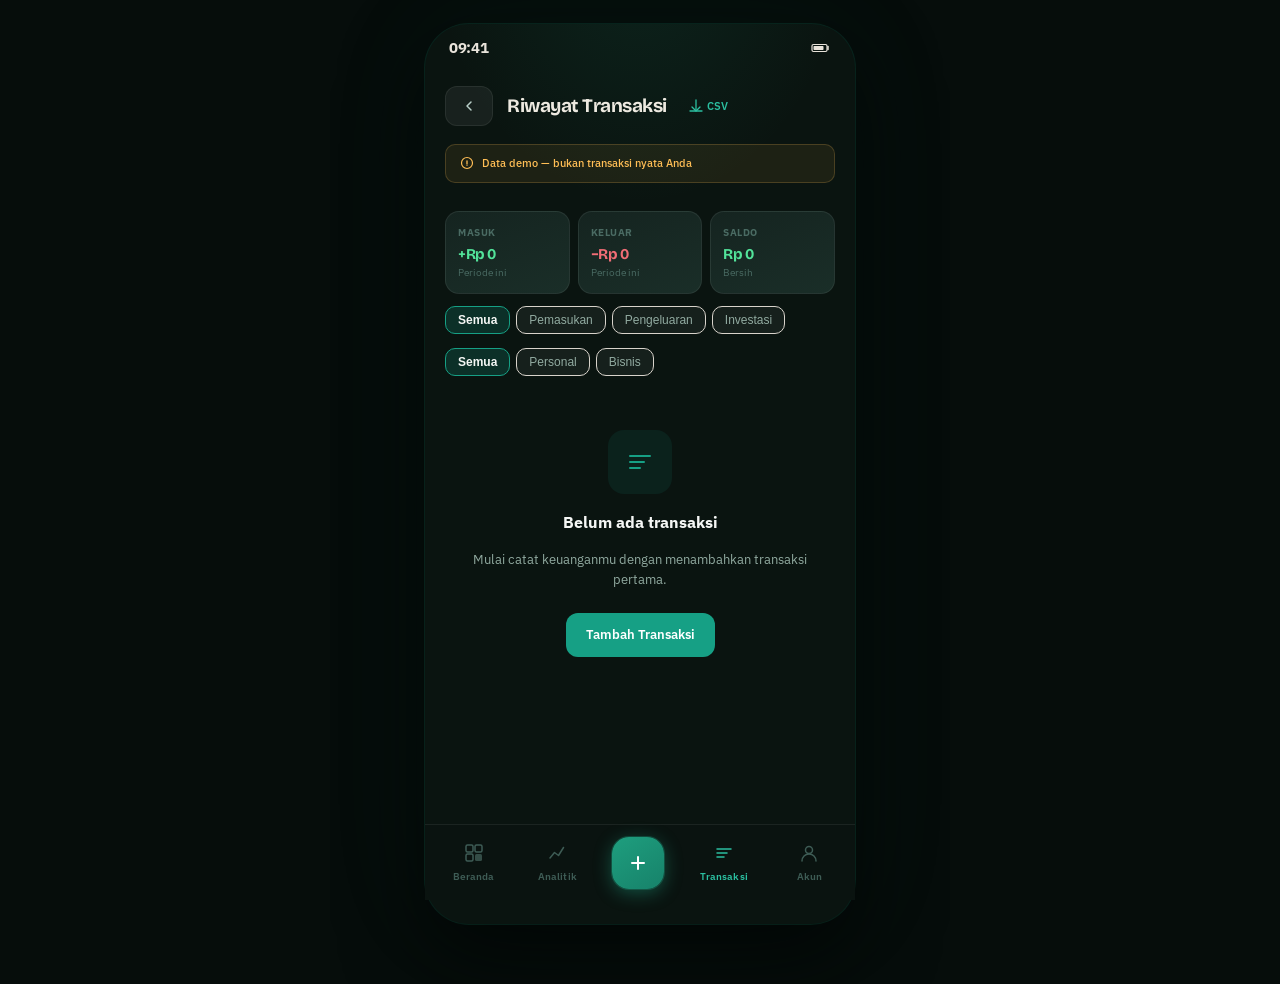
<file: src/pages/transactions.html>
<!DOCTYPE html>
<html lang="id">
<head>
  <meta charset="UTF-8" />
  <meta name="viewport" content="width=device-width, initial-scale=1.0, maximum-scale=1.0, viewport-fit=cover" />
  <title>Riwayat Transaksi — KaitoFin</title>
  <meta name="theme-color" content="#0A1410" />
  <link rel="preconnect" href="https://fonts.googleapis.com" />
  <link rel="preconnect" href="https://fonts.gstatic.com" crossorigin />
  <link href="https://fonts.googleapis.com/css2?family=IBM+Plex+Sans:wght@400;500;600;700&family=Bricolage+Grotesque:opsz,wght@12..96,600;12..96,700;12..96,800&display=swap" rel="stylesheet" />
  <link rel="stylesheet" href="../styles/tokens.css" />
  <link rel="stylesheet" href="../styles/mobile.css" />
  <style>
    /* ── Recent Activity overrides ───────────────────────── */
    .txn-date-group { margin-bottom: 4px; }

    .txn-date-header {
      font-size: 11px;
      font-weight: 700;
      color: #4A6B63;
      text-transform: uppercase;
      letter-spacing: 0.06em;
      padding: 16px 20px 6px;
    }

    .txn-date-header:first-child { padding-top: 4px; }

    .txn-group-card {
      margin: 0 20px;
      background: linear-gradient(160deg, #152420 0%, #1A2E28 100%);
      border: 1px solid rgba(255,255,255,0.07);
      border-radius: 18px;
      overflow: hidden;
    }

    .txn-row {
      display: flex;
      align-items: center;
      gap: 13px;
      padding: 13px 16px;
      border-bottom: 1px solid rgba(255,255,255,0.04);
      transition: background-color 150ms ease-out;
      min-height: 64px;
      cursor: default;
    }

    .txn-row:last-child { border-bottom: none; }
    .txn-row:hover      { background-color: rgba(255,255,255,0.025); }

    .txn-row-icon {
      width: 42px;
      height: 42px;
      border-radius: 13px;
      display: flex;
      align-items: center;
      justify-content: center;
      flex-shrink: 0;
    }

    .txn-icon-income  { background: rgba(82,227,154,0.12); color: #52E39A; }
    .txn-icon-expense { background: rgba(241,109,118,0.12); color: #F16D76; }
    .txn-icon-invest  { background: rgba(122,184,255,0.12); color: #7AB8FF; }

    .txn-row-info  { flex: 1; min-width: 0; }

    .txn-row-name {
      font-size: 14px;
      font-weight: 600;
      color: #EDE9E0;
      white-space: nowrap;
      overflow: hidden;
      text-overflow: ellipsis;
      margin-bottom: 3px;
      letter-spacing: -0.01em;
    }

    .txn-row-meta {
      display: flex;
      align-items: center;
      gap: 5px;
      flex-wrap: nowrap;
      overflow: hidden;
    }

    .txn-row-cat {
      font-size: 11px;
      color: #6A8C84;
      white-space: nowrap;
      overflow: hidden;
      text-overflow: ellipsis;
    }

    .txn-dot {
      width: 3px;
      height: 3px;
      border-radius: 50%;
      background: #3E5C55;
      flex-shrink: 0;
    }

    .txn-row-time {
      font-size: 11px;
      color: #3E5C55;
      white-space: nowrap;
      flex-shrink: 0;
    }

    .txn-ws-tag {
      font-size: 10px;
      font-weight: 600;
      padding: 2px 6px;
      border-radius: 4px;
      white-space: nowrap;
      flex-shrink: 0;
    }

    .txn-ws-personal { background: rgba(30,158,126,0.12);  color: #2BBFA0; }
    .txn-ws-business { background: rgba(122,184,255,0.10); color: #7AB8FF; }

    .txn-row-amount { text-align: right; flex-shrink: 0; }

    .txn-amount-val {
      font-family: var(--font-display);
      font-size: 15px;
      font-weight: 700;
      font-variant-numeric: tabular-nums;
      letter-spacing: -0.02em;
      line-height: 1.2;
    }

    .txn-amount-income  { color: #52E39A; }
    .txn-amount-expense { color: #F16D76; }
    .txn-amount-invest  { color: #7AB8FF; }

    .txn-amount-sub {
      font-size: 10px;
      color: #3E5C55;
      margin-top: 1px;
    }

    /* Summary cards — compact 3-col */
    .txn-summary-grid {
      display: grid;
      grid-template-columns: 1fr 1fr 1fr;
      gap: 8px;
      padding: 16px 20px 12px;
    }

    .txn-summary-card {
      background: linear-gradient(160deg, #152420 0%, #1A2E28 100%);
      border: 1px solid rgba(255,255,255,0.07);
      border-radius: 14px;
      padding: 13px 12px;
    }

    .txn-summary-label {
      font-size: 10px;
      font-weight: 700;
      color: #4A6B63;
      text-transform: uppercase;
      letter-spacing: 0.05em;
      margin-bottom: 6px;
    }

    .txn-summary-val {
      font-family: var(--font-display);
      font-size: 15px;
      font-weight: 700;
      font-variant-numeric: tabular-nums;
      letter-spacing: -0.03em;
      line-height: 1.1;
    }

    .txn-summary-period {
      font-size: 10px;
      color: #4A6B63;
      margin-top: 3px;
    }

    /* Demo banner */
    .demo-banner {
      margin: 0 20px 12px;
      padding: 10px 14px;
      background: rgba(255,190,85,0.08);
      border: 1px solid rgba(255,190,85,0.2);
      border-radius: 10px;
      display: flex;
      align-items: center;
      gap: 8px;
      font-size: 11px;
      color: #FFBE55;
      font-weight: 500;
    }

    @media (prefers-reduced-motion: reduce) {
      .txn-row { transition: none; }
    }
  </style>
</head>
<body>
<div class="mobile-app">
  <div class="page-scroll">

    <!-- Status bar -->
    <div class="status-bar" aria-hidden="true">
      <span class="status-time">09:41</span>
      <div class="status-icons">
        <svg width="20" height="10" viewBox="0 0 20 10" fill="none" aria-hidden="true">
          <rect x="1" y="1.5" width="15" height="7" rx="1.5" stroke="currentColor" stroke-width="1.2"/>
          <rect x="2.5" y="3" width="10" height="4" rx="0.8" fill="currentColor"/>
          <path d="M17 3.5v3" stroke="currentColor" stroke-width="1.5" stroke-linecap="round"/>
        </svg>
      </div>
    </div>

    <!-- Header -->
    <header class="scan-mobile-header" role="banner">
      <a href="dashboard.html" class="scan-back-btn" aria-label="Kembali ke dashboard">
        <svg width="16" height="16" viewBox="0 0 16 16" fill="none" aria-hidden="true">
          <path d="M10 4l-4 4 4 4" stroke="currentColor" stroke-width="1.5" stroke-linecap="round" stroke-linejoin="round"/>
        </svg>
      </a>
      <h1 class="scan-page-title">Riwayat Transaksi</h1>
      <button onclick="exportCSV()" style="font-size:11px;font-weight:600;color:#2BBFA0;background:transparent;border:none;cursor:pointer;padding:8px;min-height:44px;display:flex;align-items:center;gap:4px;font-family:inherit" aria-label="Ekspor transaksi sebagai CSV">
        <svg width="14" height="14" viewBox="0 0 14 14" fill="none" aria-hidden="true">
          <path d="M7 1v9M3 8l4 4 4-4" stroke="currentColor" stroke-width="1.3" stroke-linecap="round" stroke-linejoin="round"/>
          <path d="M1 12h12" stroke="currentColor" stroke-width="1.3" stroke-linecap="round"/>
        </svg>
        CSV
      </button>
    </header>

    <!-- Demo banner — shown only in demo mode -->
    <div id="demo-banner" class="demo-banner" hidden>
      <svg width="14" height="14" viewBox="0 0 14 14" fill="none" aria-hidden="true">
        <circle cx="7" cy="7" r="5.5" stroke="currentColor" stroke-width="1.2"/>
        <path d="M7 5v3" stroke="currentColor" stroke-width="1.3" stroke-linecap="round"/>
        <circle cx="7" cy="9.5" r="0.6" fill="currentColor"/>
      </svg>
      Data demo — bukan transaksi nyata Anda
    </div>

    <!-- Summary cards — computed from filtered data -->
    <section aria-label="Ringkasan keuangan">
      <div class="txn-summary-grid">
        <div class="txn-summary-card" role="region" aria-label="Total pemasukan">
          <div class="txn-summary-label">Masuk</div>
          <div id="summary-income" class="txn-summary-val" style="color:#52E39A">+Rp 0</div>
          <div class="txn-summary-period" id="period-label">Periode ini</div>
        </div>
        <div class="txn-summary-card" role="region" aria-label="Total pengeluaran">
          <div class="txn-summary-label">Keluar</div>
          <div id="summary-expense" class="txn-summary-val" style="color:#F16D76">−Rp 0</div>
          <div class="txn-summary-period">Periode ini</div>
        </div>
        <div class="txn-summary-card" role="region" aria-label="Saldo bersih">
          <div class="txn-summary-label">Saldo</div>
          <div id="summary-balance" class="txn-summary-val" style="color:#EDE9E0">Rp 0</div>
          <div class="txn-summary-period">Bersih</div>
        </div>
      </div>
    </section>

    <!-- Type Filter -->
    <div class="filter-group hide-scrollbar" role="toolbar" aria-label="Filter jenis transaksi">
      <button onclick="filterType('all')"        id="filter-all"        class="filter-pill active" aria-pressed="true">Semua</button>
      <button onclick="filterType('income')"     id="filter-income"     class="filter-pill" aria-pressed="false">Pemasukan</button>
      <button onclick="filterType('expense')"    id="filter-expense"    class="filter-pill" aria-pressed="false">Pengeluaran</button>
      <button onclick="filterType('investment')" id="filter-investment" class="filter-pill" aria-pressed="false">Investasi</button>
    </div>

    <!-- Workspace Filter -->
    <div class="filter-group hide-scrollbar" role="toolbar" aria-label="Filter workspace">
      <button onclick="filterWorkspace('all')"      id="ws-all"      class="filter-pill active" aria-pressed="true">Semua</button>
      <button onclick="filterWorkspace('personal')" id="ws-personal" class="filter-pill" aria-pressed="false">Personal</button>
      <button onclick="filterWorkspace('business')" id="ws-business" class="filter-pill" aria-pressed="false">Bisnis</button>
    </div>

    <!-- Transaction list — grouped by date -->
    <section aria-label="Aktivitas terbaru" style="padding-bottom:8px">
      <div id="txn-container" role="list" aria-live="polite" aria-atomic="true">
        <!-- Rendered by JS -->
      </div>
    </section>

  </div><!-- end .page-scroll -->

  <!-- Bottom Nav -->
  <nav class="bottom-nav" role="navigation" aria-label="Navigasi utama aplikasi">
    <a href="dashboard.html" class="bottom-nav-item" aria-label="Dashboard">
      <div class="bottom-nav-icon" aria-hidden="true">
        <svg width="22" height="22" viewBox="0 0 22 22" fill="none"><rect x="3" y="3" width="7" height="7" rx="1.5" stroke="currentColor" stroke-width="1.5" fill="none"/><rect x="12" y="3" width="7" height="7" rx="1.5" stroke="currentColor" stroke-width="1.5" fill="none"/><rect x="3" y="12" width="7" height="7" rx="1.5" stroke="currentColor" stroke-width="1.5" fill="none"/><rect x="12" y="12" width="7" height="7" rx="1.5" fill="currentColor" opacity="0.8"/></svg>
      </div>
      <span class="bottom-nav-label">Beranda</span>
    </a>
    <a href="analytics.html" class="bottom-nav-item" aria-label="Analitik">
      <div class="bottom-nav-icon" aria-hidden="true">
        <svg width="22" height="22" viewBox="0 0 22 22" fill="none"><path d="M4 16l4.5-5.5 4 3 5-8" stroke="currentColor" stroke-width="1.5" stroke-linecap="round" stroke-linejoin="round"/></svg>
      </div>
      <span class="bottom-nav-label">Analitik</span>
    </a>
    <a href="scan.html" class="bottom-nav-fab" aria-label="Tambah transaksi">
      <svg width="22" height="22" viewBox="0 0 22 22" fill="none" aria-hidden="true"><path d="M11 5v12M5 11h12" stroke="white" stroke-width="2" stroke-linecap="round"/></svg>
    </a>
    <a href="transactions.html" class="bottom-nav-item bottom-nav-item-active" aria-current="page" aria-label="Transaksi">
      <div class="bottom-nav-icon" aria-hidden="true">
        <svg width="22" height="22" viewBox="0 0 22 22" fill="none"><path d="M4 7h14M4 11h10M4 15h7" stroke="currentColor" stroke-width="1.5" stroke-linecap="round"/></svg>
      </div>
      <span class="bottom-nav-label">Transaksi</span>
    </a>
    <a href="account.html" class="bottom-nav-item" aria-label="Akun">
      <div class="bottom-nav-icon" aria-hidden="true">
        <svg width="22" height="22" viewBox="0 0 22 22" fill="none"><circle cx="11" cy="8" r="3.5" stroke="currentColor" stroke-width="1.5"/><path d="M4 19c0-3.9 3.1-7 7-7s7 3.1 7 7" stroke="currentColor" stroke-width="1.5" stroke-linecap="round"/></svg>
      </div>
      <span class="bottom-nav-label">Akun</span>
    </a>
  </nav>
</div>

<script>
'use strict';

/* ── State ──────────────────────────────────────────────── */
let currentTypeFilter      = 'all';
let currentWorkspaceFilter = 'all';

/* ── Demo seed data — gated on kaito_demo_mode flag ─────── */
const DEMO_KEY = 'kaito_demo_seeded_v1';

const DEMO_TRANSACTIONS = [
  // November 2026
  { id:'d001', date:'2026-11-03T08:30:00', description:'Transfer Uang Saku',    type:'income',     amount:2000000, category:'Gaji / Uang Saku',     workspace:'personal', notes:'' },
  { id:'d002', date:'2026-11-03T12:15:00', description:'Makan Siang Warteg',    type:'expense',    amount:18000,   category:'Makanan & Minuman',     workspace:'personal', notes:'' },
  { id:'d003', date:'2026-11-02T09:00:00', description:'Ojek Online',            type:'expense',    amount:12000,   category:'Transportasi',          workspace:'personal', notes:'' },
  { id:'d004', date:'2026-11-02T19:00:00', description:'Bayar Listrik & Air',    type:'expense',    amount:145000,  category:'Utilitas',              workspace:'personal', notes:'' },
  { id:'d005', date:'2026-11-01T10:00:00', description:'Freelance UI Design',    type:'income',     amount:1500000, category:'Freelance / Project',   workspace:'personal', notes:'Proyek landing page' },
  { id:'d006', date:'2026-11-01T13:00:00', description:'Kopi & Snack',           type:'expense',    amount:35000,   category:'Makanan & Minuman',     workspace:'personal', notes:'' },
  // October 2026
  { id:'d007', date:'2026-10-31T08:00:00', description:'Gaji Oktober',           type:'income',     amount:3500000, category:'Gaji / Uang Saku',     workspace:'personal', notes:'' },
  { id:'d008', date:'2026-10-30T14:00:00', description:'Belanja Bulanan',        type:'expense',    amount:380000,  category:'Belanja',               workspace:'personal', notes:'' },
  { id:'d009', date:'2026-10-28T11:00:00', description:'Bibit Reksadana',        type:'investment', amount:200000,  category:'Investasi',             workspace:'personal', notes:'' },
  { id:'d010', date:'2026-10-25T16:00:00', description:'Omset Jualan Online',    type:'income',     amount:850000,  category:'Penjualan',             workspace:'business', notes:'' },
  { id:'d011', date:'2026-10-24T09:30:00', description:'Bahan Baku Produksi',    type:'expense',    amount:320000,  category:'Operasional Bisnis',    workspace:'business', notes:'' },
  { id:'d012', date:'2026-10-20T10:00:00', description:'MyTelkomsel Internet',   type:'expense',    amount:95000,   category:'Tagihan',               workspace:'personal', notes:'' },
  // September 2026
  { id:'d013', date:'2026-09-30T08:00:00', description:'Transfer Uang Saku Sep', type:'income',     amount:2000000, category:'Gaji / Uang Saku',     workspace:'personal', notes:'' },
  { id:'d014', date:'2026-09-28T14:00:00', description:'Spotify Premium',        type:'expense',    amount:54990,   category:'Hiburan',               workspace:'personal', notes:'' },
  { id:'d015', date:'2026-09-25T11:00:00', description:'Freelance Copywriting',  type:'income',     amount:750000,  category:'Freelance / Project',   workspace:'personal', notes:'Klien B' },
  { id:'d016', date:'2026-09-22T09:00:00', description:'Buku Kuliah',            type:'expense',    amount:185000,  category:'Pendidikan',            workspace:'personal', notes:'' },
  { id:'d017', date:'2026-09-15T12:00:00', description:'Omset Warung Online',    type:'income',     amount:620000,  category:'Penjualan',             workspace:'business', notes:'' },
  { id:'d018', date:'2026-09-10T10:00:00', description:'Bibit SBN',              type:'investment', amount:500000,  category:'Investasi',             workspace:'personal', notes:'' }
];

function maybeLoadDemoData() {
  const isDemo   = localStorage.getItem('kaito_demo_mode') === 'true';
  const seeded   = localStorage.getItem(DEMO_KEY) === 'true';
  const existing = JSON.parse(localStorage.getItem('kaito_transactions') || '[]');

  if (!isDemo) return; // never touch real-user data

  document.getElementById('demo-banner').hidden = false;

  if (seeded || existing.length > 0) return; // seed once only

  localStorage.setItem('kaito_transactions', JSON.stringify(DEMO_TRANSACTIONS));
  localStorage.setItem(DEMO_KEY, 'true');
}

/* ── Formatting helpers ──────────────────────────────────── */
function formatAmount(amount) {
  const abs = Math.abs(amount);
  if (abs >= 1000000) return 'Rp ' + (abs / 1000000).toFixed(1).replace(/\.0$/, '') + ' Jt';
  if (abs >= 1000)    return 'Rp ' + Math.round(abs / 1000) + ' Rb';
  return 'Rp ' + abs.toLocaleString('id-ID');
}

function formatAmountShort(amount) {
  const abs = Math.abs(amount);
  if (abs >= 1000000) return (abs / 1000000).toFixed(1).replace(/\.0$/, '') + ' Jt';
  if (abs >= 1000)    return Math.round(abs / 1000) + ' Rb';
  return abs.toLocaleString('id-ID');
}

/* ── SVG icons per category ──────────────────────────────── */
function getCategoryIconSVG(category, type) {
  if (type === 'investment') return `<svg width="18" height="18" viewBox="0 0 18 18" fill="none" aria-hidden="true"><path d="M3 13l4-4.5 3.5 2.5L15 5" stroke="currentColor" stroke-width="1.5" stroke-linecap="round" stroke-linejoin="round"/></svg>`;
  if (type === 'income') {
    if (category.includes('Gaji') || category.includes('Uang Saku'))
      return `<svg width="18" height="18" viewBox="0 0 18 18" fill="none" aria-hidden="true"><rect x="2" y="5" width="14" height="10" rx="1.5" stroke="currentColor" stroke-width="1.4"/><path d="M6 5V4a3 3 0 0 1 6 0v1" stroke="currentColor" stroke-width="1.4"/><circle cx="9" cy="10" r="1.5" stroke="currentColor" stroke-width="1.4"/></svg>`;
    if (category.includes('Freelance'))
      return `<svg width="18" height="18" viewBox="0 0 18 18" fill="none" aria-hidden="true"><rect x="2.5" y="3" width="13" height="10" rx="1.5" stroke="currentColor" stroke-width="1.4"/><path d="M6 16h6M9 13v3" stroke="currentColor" stroke-width="1.4" stroke-linecap="round"/></svg>`;
    return `<svg width="18" height="18" viewBox="0 0 18 18" fill="none" aria-hidden="true"><path d="M9 3v12M5 7l4-4 4 4" stroke="currentColor" stroke-width="1.5" stroke-linecap="round" stroke-linejoin="round"/></svg>`;
  }
  // expense by category
  const cat = category.toLowerCase();
  if (cat.includes('makan') || cat.includes('restoran') || cat.includes('kopi'))
    return `<svg width="18" height="18" viewBox="0 0 18 18" fill="none" aria-hidden="true"><path d="M6 3v5a3 3 0 0 0 6 0V3M9 8v7" stroke="currentColor" stroke-width="1.4" stroke-linecap="round"/></svg>`;
  if (cat.includes('transport') || cat.includes('ojek') || cat.includes('kendaraan'))
    return `<svg width="18" height="18" viewBox="0 0 18 18" fill="none" aria-hidden="true"><path d="M3 12h12M5 12V9l2-4h4l2 4v3" stroke="currentColor" stroke-width="1.4" stroke-linecap="round" stroke-linejoin="round"/><circle cx="6" cy="13.5" r="1.2" stroke="currentColor" stroke-width="1.2"/><circle cx="12" cy="13.5" r="1.2" stroke="currentColor" stroke-width="1.2"/></svg>`;
  if (cat.includes('utilitas') || cat.includes('listrik') || cat.includes('tagihan'))
    return `<svg width="18" height="18" viewBox="0 0 18 18" fill="none" aria-hidden="true"><path d="M10 3L5 10h7l-2 5 5-7h-7l2-5z" stroke="currentColor" stroke-width="1.4" stroke-linecap="round" stroke-linejoin="round"/></svg>`;
  if (cat.includes('belanja') || cat.includes('shop'))
    return `<svg width="18" height="18" viewBox="0 0 18 18" fill="none" aria-hidden="true"><path d="M3 4h2l2 7h6l2-5H6.5" stroke="currentColor" stroke-width="1.4" stroke-linecap="round" stroke-linejoin="round"/><circle cx="8" cy="14" r="1.2" stroke="currentColor" stroke-width="1.2"/><circle cx="13" cy="14" r="1.2" stroke="currentColor" stroke-width="1.2"/></svg>`;
  if (cat.includes('hiburan') || cat.includes('spotify') || cat.includes('game'))
    return `<svg width="18" height="18" viewBox="0 0 18 18" fill="none" aria-hidden="true"><circle cx="9" cy="9" r="6" stroke="currentColor" stroke-width="1.4"/><path d="M7 7l5 2-5 2V7z" stroke="currentColor" stroke-width="1.3" stroke-linejoin="round"/></svg>`;
  if (cat.includes('pendidikan') || cat.includes('buku') || cat.includes('kuliah'))
    return `<svg width="18" height="18" viewBox="0 0 18 18" fill="none" aria-hidden="true"><path d="M3 5l6-2 6 2v8l-6 2-6-2V5z" stroke="currentColor" stroke-width="1.4" stroke-linejoin="round"/><path d="M9 3v12" stroke="currentColor" stroke-width="1.4"/></svg>`;
  if (cat.includes('operasional') || cat.includes('bahan baku'))
    return `<svg width="18" height="18" viewBox="0 0 18 18" fill="none" aria-hidden="true"><rect x="3" y="8" width="12" height="7" rx="1" stroke="currentColor" stroke-width="1.4"/><path d="M6 8V6a3 3 0 0 1 6 0v2" stroke="currentColor" stroke-width="1.4"/></svg>`;
  // default
  return `<svg width="18" height="18" viewBox="0 0 18 18" fill="none" aria-hidden="true"><path d="M9 3v12M5 11l4 4 4-4" stroke="currentColor" stroke-width="1.5" stroke-linecap="round" stroke-linejoin="round"/></svg>`;
}

/* ── Filter handlers ─────────────────────────────────────── */
function filterType(type) {
  currentTypeFilter = type;
  document.querySelectorAll('[id^="filter-"]').forEach(btn => {
    btn.classList.remove('active');
    btn.setAttribute('aria-pressed', 'false');
  });
  const btn = document.getElementById('filter-' + type);
  if (btn) { btn.classList.add('active'); btn.setAttribute('aria-pressed', 'true'); }
  renderTransactions();
}

function filterWorkspace(ws) {
  currentWorkspaceFilter = ws;
  document.querySelectorAll('[id^="ws-"]').forEach(btn => {
    btn.classList.remove('active');
    btn.setAttribute('aria-pressed', 'false');
  });
  const btn = document.getElementById('ws-' + ws);
  if (btn) { btn.classList.add('active'); btn.setAttribute('aria-pressed', 'true'); }
  renderTransactions();
}

/* ── Main render ─────────────────────────────────────────── */
function renderTransactions() {
  let txns = JSON.parse(localStorage.getItem('kaito_transactions') || '[]');

  if (currentTypeFilter !== 'all') {
    txns = txns.filter(t => t.type === currentTypeFilter);
  }
  if (currentWorkspaceFilter !== 'all') {
    txns = txns.filter(t => t.workspace === currentWorkspaceFilter);
  }

  txns.sort((a, b) => new Date(b.date) - new Date(a.date));

  // ── Summary (from filtered set) ──
  const income  = txns.filter(t => t.type === 'income').reduce((s, t) => s + (t.amount || 0), 0);
  const expense = txns.filter(t => t.type === 'expense').reduce((s, t) => s + (t.amount || 0), 0);
  const balance = income - expense;

  document.getElementById('summary-income').textContent  = '+' + formatAmount(income);
  document.getElementById('summary-expense').textContent = '−' + formatAmount(expense);
  const balEl = document.getElementById('summary-balance');
  balEl.textContent = (balance >= 0 ? '' : '−') + formatAmount(Math.abs(balance));
  balEl.style.color = balance >= 0 ? '#52E39A' : '#F16D76';

  const container = document.getElementById('txn-container');

  if (txns.length === 0) {
    container.innerHTML = `
      <div class="empty-state" style="padding:40px 24px">
        <div class="empty-state-icon">
          <svg width="32" height="32" viewBox="0 0 32 32" fill="none" aria-hidden="true">
            <path d="M6 10h20M6 16h14M6 22h10" stroke="currentColor" stroke-width="2" stroke-linecap="round"/>
          </svg>
        </div>
        <div class="empty-state-title">Belum ada transaksi</div>
        <div class="empty-state-description">
          ${currentTypeFilter !== 'all' || currentWorkspaceFilter !== 'all'
            ? 'Tidak ada transaksi yang cocok dengan filter ini.'
            : 'Mulai catat keuanganmu dengan menambahkan transaksi pertama.'}
        </div>
        <a href="scan.html" class="empty-state-button" style="text-decoration:none">Tambah Transaksi</a>
      </div>`;
    return;
  }

  // ── Group by date ──
  const today     = new Date();
  const yesterday = new Date(today);
  yesterday.setDate(yesterday.getDate() - 1);

  const grouped = {};
  txns.forEach(t => {
    const d = new Date(t.date);
    let key;
    if (d.toDateString() === today.toDateString()) {
      key = 'Hari Ini';
    } else if (d.toDateString() === yesterday.toDateString()) {
      key = 'Kemarin';
    } else {
      key = d.toLocaleDateString('id-ID', { weekday: 'long', day: 'numeric', month: 'long', year: 'numeric' });
    }
    if (!grouped[key]) grouped[key] = [];
    grouped[key].push(t);
  });

  // Preserve date order
  const groupKeys = [];
  if (grouped['Hari Ini'])  groupKeys.push('Hari Ini');
  if (grouped['Kemarin'])   groupKeys.push('Kemarin');
  Object.keys(grouped).forEach(k => {
    if (k !== 'Hari Ini' && k !== 'Kemarin') groupKeys.push(k);
  });

  let html = '';
  groupKeys.forEach(key => {
    html += `<div class="txn-date-group" role="group" aria-label="Transaksi ${key}">`;
    html += `<div class="txn-date-header" aria-hidden="true">${key}</div>`;
    html += `<div class="txn-group-card" role="list">`;

    grouped[key].forEach(t => {
      const isIncome  = t.type === 'income';
      const isInvest  = t.type === 'investment';
      const iconClass = isInvest ? 'txn-icon-invest' : isIncome ? 'txn-icon-income' : 'txn-icon-expense';
      const amtClass  = isInvest ? 'txn-amount-invest' : isIncome ? 'txn-amount-income' : 'txn-amount-expense';
      const sign      = isIncome ? '+' : isInvest ? '+' : '−';
      const timeStr   = new Date(t.date).toLocaleTimeString('id-ID', { hour: '2-digit', minute: '2-digit' });
      const wsTag     = t.workspace === 'business'
        ? `<span class="txn-ws-tag txn-ws-business" aria-label="Workspace bisnis">Bisnis</span>`
        : `<span class="txn-ws-tag txn-ws-personal" aria-label="Workspace personal">Personal</span>`;

      html += `
        <div class="txn-row" role="listitem">
          <div class="txn-row-icon ${iconClass}" aria-hidden="true">
            ${getCategoryIconSVG(t.category, t.type)}
          </div>
          <div class="txn-row-info">
            <div class="txn-row-name">${escHtml(t.description)}</div>
            <div class="txn-row-meta">
              <span class="txn-row-cat">${escHtml(t.category || 'Lainnya')}</span>
              <span class="txn-dot" aria-hidden="true"></span>
              <span class="txn-row-time">${timeStr}</span>
              ${wsTag}
            </div>
          </div>
          <div class="txn-row-amount">
            <div class="txn-amount-val ${amtClass}" aria-label="${sign}${formatAmount(t.amount)}">${sign}${formatAmountShort(t.amount)}</div>
          </div>
        </div>`;
    });

    html += `</div></div>`;
  });

  container.innerHTML = html;
}

/* ── HTML escape ─────────────────────────────────────────── */
function escHtml(str) {
  return String(str).replace(/&/g,'&amp;').replace(/</g,'&lt;').replace(/>/g,'&gt;').replace(/"/g,'&quot;');
}

/* ── CSV export ──────────────────────────────────────────── */
function exportCSV() {
  const txns = JSON.parse(localStorage.getItem('kaito_transactions') || '[]');
  if (txns.length === 0) {
    alert('Belum ada transaksi untuk diekspor.');
    return;
  }
  const rows = [['Tanggal','Deskripsi','Tipe','Jumlah (Rp)','Kategori','Workspace','Catatan']];
  txns.forEach(t => {
    rows.push([
      t.date,
      '"' + String(t.description).replace(/"/g, '""') + '"',
      '"' + t.type + '"',
      t.amount,
      '"' + String(t.category).replace(/"/g, '""') + '"',
      '"' + (t.workspace || '') + '"',
      '"' + String(t.notes || '').replace(/"/g, '""') + '"'
    ]);
  });
  const csv  = rows.map(r => r.join(',')).join('\n');
  const blob = new Blob(['\ufeff' + csv], { type: 'text/csv;charset=utf-8;' });
  const link = document.createElement('a');
  link.href     = URL.createObjectURL(blob);
  link.download = 'kaitofin-transaksi-' + new Date().toISOString().split('T')[0] + '.csv';
  link.click();
  URL.revokeObjectURL(link.href);
}

/* ── Init ────────────────────────────────────────────────── */
window.addEventListener('load', function() {
  maybeLoadDemoData();
  renderTransactions();
});
</script>
</body>
</html>
</file>
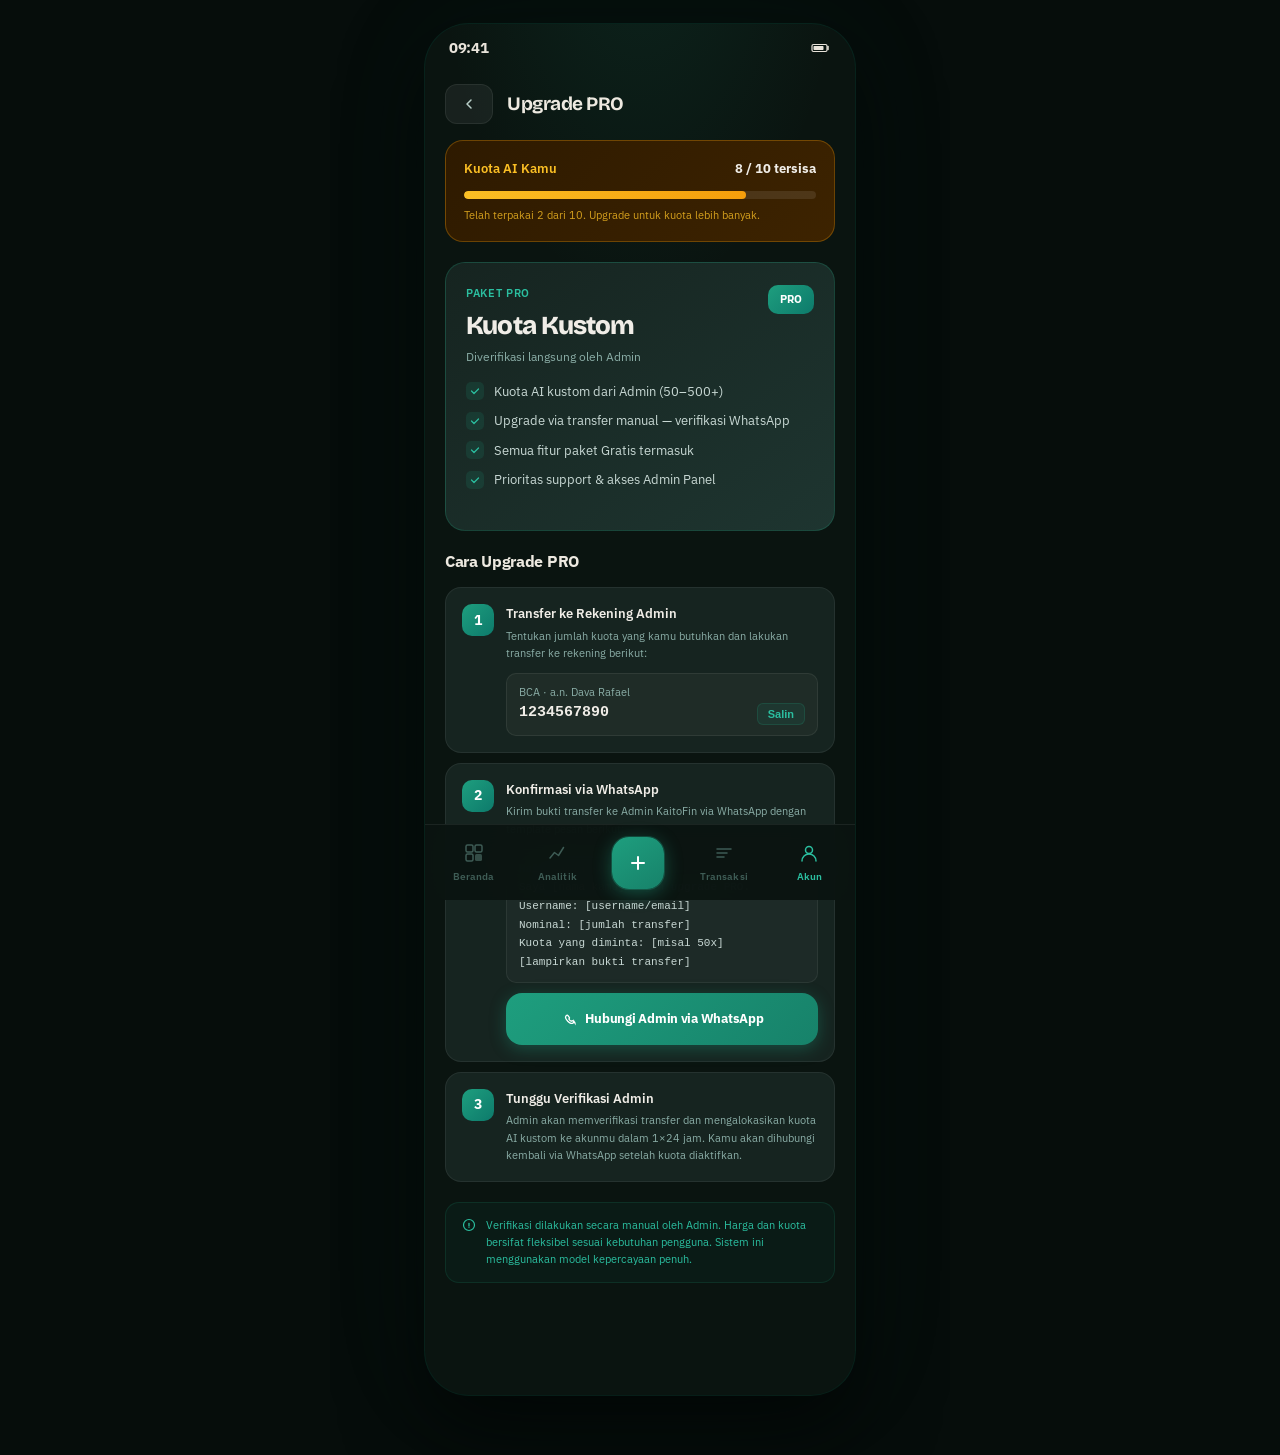
<file: src/pages/upgrade.html>
<!DOCTYPE html>
<html lang="id">
<head>
  <meta charset="UTF-8" />
  <meta name="viewport" content="width=device-width, initial-scale=1.0, maximum-scale=1.0, viewport-fit=cover" />
  <title>Upgrade PRO — KaitoFin</title>
  <meta name="theme-color" content="#0D1B18" />
  <link rel="preconnect" href="https://fonts.googleapis.com" />
  <link rel="preconnect" href="https://fonts.gstatic.com" crossorigin />
  <link href="https://fonts.googleapis.com/css2?family=IBM+Plex+Sans:wght@400;500;600;700&family=Bricolage+Grotesque:opsz,wght@12..96,700;12..96,800&display=swap" rel="stylesheet" />
  <link rel="stylesheet" href="../styles/tokens.css" />
  <link rel="stylesheet" href="../styles/mobile.css" />
</head>
<body>
<div class="mobile-app">
  <div class="page-scroll">

    <!-- Status bar -->
    <div class="status-bar" aria-hidden="true">
      <span class="status-time">09:41</span>
      <div class="status-icons">
        <svg width="20" height="10" viewBox="0 0 20 10" fill="none" aria-hidden="true">
          <rect x="1" y="1.5" width="15" height="7" rx="1.5" stroke="currentColor" stroke-width="1.2"/>
          <rect x="2.5" y="3" width="10" height="4" rx="0.8" fill="currentColor"/>
          <path d="M17 3.5v3" stroke="currentColor" stroke-width="1.5" stroke-linecap="round"/>
        </svg>
      </div>
    </div>

    <!-- Header -->
    <header class="scan-mobile-header" role="banner">
      <a href="account.html" class="scan-back-btn" aria-label="Kembali ke profil akun">
        <svg width="16" height="16" viewBox="0 0 16 16" fill="none" aria-hidden="true">
          <path d="M10 4l-4 4 4 4" stroke="currentColor" stroke-width="1.5" stroke-linecap="round" stroke-linejoin="round"/>
        </svg>
      </a>
      <h1 class="scan-page-title">Upgrade PRO</h1>
      <div style="width:40px"></div>
    </header>

    <!-- Quota status card -->
    <div style="margin:0 20px 20px;padding:18px;background:linear-gradient(135deg,#2E1A00 0%,#3D2300 100%);border:1px solid rgba(245,158,11,0.3);border-radius:18px" role="region" aria-label="Status kuota AI">
      <div style="display:flex;align-items:center;justify-content:space-between;margin-bottom:12px">
        <div style="font-size:13px;font-weight:600;color:#FBBF24">Kuota AI Kamu</div>
        <div style="font-size:13px;font-weight:700;color:#F0EDE7;font-variant-numeric:tabular-nums">8 / 10 tersisa</div>
      </div>
      <!-- Progress bar -->
      <div style="height:8px;background:rgba(240,237,231,0.1);border-radius:100px;overflow:hidden;margin-bottom:8px" role="progressbar" aria-valuenow="80" aria-valuemin="0" aria-valuemax="100" aria-label="Kuota AI terpakai 80%">
        <div style="height:100%;width:80%;background:linear-gradient(90deg,#FBBF24,#F59E0B);border-radius:100px"></div>
      </div>
      <div style="font-size:11px;color:#FBBF24;opacity:0.8">Telah terpakai 2 dari 10. Upgrade untuk kuota lebih banyak.</div>
    </div>

    <!-- PRO Benefits card -->
    <div style="margin:0 20px 20px;padding:22px 20px;background:linear-gradient(145deg,#162420 0%,#1E3530 100%);border:1px solid rgba(30,158,126,0.25);border-radius:20px" role="region" aria-label="Keunggulan paket PRO">
      <div style="display:flex;align-items:flex-start;justify-content:space-between;margin-bottom:16px">
        <div>
          <div style="font-size:11px;font-weight:600;color:#2BBFA0;text-transform:uppercase;letter-spacing:0.06em;margin-bottom:4px">Paket PRO</div>
          <div style="font-family:var(--font-display);font-size:26px;font-weight:800;color:#F0EDE7;letter-spacing:-0.03em">Kuota Kustom</div>
          <div style="font-size:12px;color:#8AADA6;margin-top:3px">Diverifikasi langsung oleh Admin</div>
        </div>
        <div style="background:linear-gradient(135deg,#1E9E7E,#0D7A6B);border-radius:10px;padding:6px 12px;font-size:11px;font-weight:700;color:#fff">PRO</div>
      </div>

      <ul style="list-style:none;display:flex;flex-direction:column;gap:10px;margin-bottom:18px">
        <li style="display:flex;align-items:center;gap:10px;font-size:13px;color:#C8D8D4">
          <span style="width:18px;height:18px;border-radius:5px;background:rgba(30,158,126,0.15);color:#2BBFA0;display:flex;align-items:center;justify-content:center;flex-shrink:0">
            <svg width="10" height="10" viewBox="0 0 10 10" fill="none" aria-hidden="true"><path d="M1.5 5l2.5 2.5L8.5 3" stroke="currentColor" stroke-width="1.2" stroke-linecap="round" stroke-linejoin="round"/></svg>
          </span>
          Kuota AI kustom dari Admin (50–500+)
        </li>
        <li style="display:flex;align-items:center;gap:10px;font-size:13px;color:#C8D8D4">
          <span style="width:18px;height:18px;border-radius:5px;background:rgba(30,158,126,0.15);color:#2BBFA0;display:flex;align-items:center;justify-content:center;flex-shrink:0">
            <svg width="10" height="10" viewBox="0 0 10 10" fill="none" aria-hidden="true"><path d="M1.5 5l2.5 2.5L8.5 3" stroke="currentColor" stroke-width="1.2" stroke-linecap="round" stroke-linejoin="round"/></svg>
          </span>
          Upgrade via transfer manual — verifikasi WhatsApp
        </li>
        <li style="display:flex;align-items:center;gap:10px;font-size:13px;color:#C8D8D4">
          <span style="width:18px;height:18px;border-radius:5px;background:rgba(30,158,126,0.15);color:#2BBFA0;display:flex;align-items:center;justify-content:center;flex-shrink:0">
            <svg width="10" height="10" viewBox="0 0 10 10" fill="none" aria-hidden="true"><path d="M1.5 5l2.5 2.5L8.5 3" stroke="currentColor" stroke-width="1.2" stroke-linecap="round" stroke-linejoin="round"/></svg>
          </span>
          Semua fitur paket Gratis termasuk
        </li>
        <li style="display:flex;align-items:center;gap:10px;font-size:13px;color:#C8D8D4">
          <span style="width:18px;height:18px;border-radius:5px;background:rgba(30,158,126,0.15);color:#2BBFA0;display:flex;align-items:center;justify-content:center;flex-shrink:0">
            <svg width="10" height="10" viewBox="0 0 10 10" fill="none" aria-hidden="true"><path d="M1.5 5l2.5 2.5L8.5 3" stroke="currentColor" stroke-width="1.2" stroke-linecap="round" stroke-linejoin="round"/></svg>
          </span>
          Prioritas support &amp; akses Admin Panel
        </li>
      </ul>
    </div>

    <!-- 3-Step Upgrade Flow -->
    <div style="padding:0 20px;margin-bottom:20px">
      <div class="mobile-section-title" style="margin-bottom:16px">Cara Upgrade PRO</div>

      <!-- Step 1: Transfer -->
      <div style="background:#162420;border:1px solid rgba(240,237,231,0.07);border-radius:16px;padding:16px;margin-bottom:10px" role="article" aria-label="Langkah 1: Transfer">
        <div style="display:flex;align-items:flex-start;gap:12px">
          <div style="width:32px;height:32px;background:linear-gradient(135deg,#1E9E7E,#0D7A6B);border-radius:10px;display:flex;align-items:center;justify-content:center;font-size:14px;font-weight:700;color:#fff;flex-shrink:0">1</div>
          <div style="flex:1">
            <div style="font-size:13px;font-weight:600;color:#F0EDE7;margin-bottom:4px">Transfer ke Rekening Admin</div>
            <div style="font-size:11px;color:#8AADA6;line-height:1.6;margin-bottom:10px">Tentukan jumlah kuota yang kamu butuhkan dan lakukan transfer ke rekening berikut:</div>
            <div style="background:rgba(240,237,231,0.04);border:1px solid rgba(240,237,231,0.08);border-radius:10px;padding:10px 12px">
              <div style="font-size:11px;color:#8AADA6;margin-bottom:2px">BCA · a.n. Dava Rafael</div>
              <div style="display:flex;align-items:center;justify-content:space-between">
                <div style="font-size:15px;font-weight:700;color:#F0EDE7;font-family:var(--font-mono)">1234567890</div>
                <button
                  onclick="copyNoRek()"
                  style="font-size:11px;font-weight:600;color:#2BBFA0;background:rgba(30,158,126,0.1);border:1px solid rgba(30,158,126,0.2);border-radius:6px;padding:4px 10px;cursor:pointer"
                  aria-label="Salin nomor rekening"
                >Salin</button>
              </div>
            </div>
          </div>
        </div>
      </div>

      <!-- Step 2: WhatsApp -->
      <div style="background:#162420;border:1px solid rgba(240,237,231,0.07);border-radius:16px;padding:16px;margin-bottom:10px" role="article" aria-label="Langkah 2: Konfirmasi WhatsApp">
        <div style="display:flex;align-items:flex-start;gap:12px">
          <div style="width:32px;height:32px;background:linear-gradient(135deg,#1E9E7E,#0D7A6B);border-radius:10px;display:flex;align-items:center;justify-content:center;font-size:14px;font-weight:700;color:#fff;flex-shrink:0">2</div>
          <div style="flex:1">
            <div style="font-size:13px;font-weight:600;color:#F0EDE7;margin-bottom:4px">Konfirmasi via WhatsApp</div>
            <div style="font-size:11px;color:#8AADA6;line-height:1.6;margin-bottom:10px">Kirim bukti transfer ke Admin KaitoFin via WhatsApp dengan template pesan berikut:</div>
            <div style="background:rgba(240,237,231,0.03);border:1px solid rgba(240,237,231,0.07);border-radius:10px;padding:10px 12px;font-family:var(--font-mono);font-size:11px;color:#C8D8D4;line-height:1.7;margin-bottom:10px">
              Halo Admin KaitoFin,<br/>
              Saya [nama kamu] ingin upgrade PRO.<br/>
              Username: [username/email]<br/>
              Nominal: [jumlah transfer]<br/>
              Kuota yang diminta: [misal 50x]<br/>
              [lampirkan bukti transfer]
            </div>
            <a
              href="https://wa.me/6281234567890?text=Halo Admin KaitoFin%2C Saya ingin upgrade PRO."
              target="_blank"
              rel="noopener noreferrer"
              class="mobile-btn-primary"
              style="justify-content:center;font-size:13px;padding:12px 16px"
              aria-label="Buka WhatsApp untuk konfirmasi upgrade"
            >
              <svg width="16" height="16" viewBox="0 0 16 16" fill="none" aria-hidden="true">
                <path d="M14 10.3c0 .3-.1.5-.2.8-.1.2-.3.5-.5.7-.3.3-.7.5-1.1.6-.4.1-.8.1-1.3-.1-1-.3-2-1-3.1-2.1C6.8 9.1 6 8.1 5.7 7.1c-.2-.4-.2-.9-.1-1.3.1-.4.3-.8.6-1.1.3-.3.6-.5 1-.5.1 0 .3 0 .4.1.2.1.3.2.4.3l1.4 2c.1.2.1.4 0 .6l-.5.8c.5.9 1.4 1.8 2.3 2.3l.8-.5c.2-.1.4-.1.6 0l2 1.4c.1.1.2.2.3.4.1.1.1.2.1.4z" stroke="currentColor" stroke-width="1.3"/>
              </svg>
              Hubungi Admin via WhatsApp
            </a>
          </div>
        </div>
      </div>

      <!-- Step 3: Verification -->
      <div style="background:#162420;border:1px solid rgba(240,237,231,0.07);border-radius:16px;padding:16px" role="article" aria-label="Langkah 3: Verifikasi Admin">
        <div style="display:flex;align-items:flex-start;gap:12px">
          <div style="width:32px;height:32px;background:linear-gradient(135deg,#1E9E7E,#0D7A6B);border-radius:10px;display:flex;align-items:center;justify-content:center;font-size:14px;font-weight:700;color:#fff;flex-shrink:0">3</div>
          <div>
            <div style="font-size:13px;font-weight:600;color:#F0EDE7;margin-bottom:4px">Tunggu Verifikasi Admin</div>
            <div style="font-size:11px;color:#8AADA6;line-height:1.6">Admin akan memverifikasi transfer dan mengalokasikan kuota AI kustom ke akunmu dalam 1×24 jam. Kamu akan dihubungi kembali via WhatsApp setelah kuota diaktifkan.</div>
          </div>
        </div>
      </div>
    </div>

    <!-- Info note -->
    <div style="margin:0 20px 24px;padding:14px 16px;background:rgba(30,158,126,0.06);border:1px solid rgba(30,158,126,0.15);border-radius:14px;display:flex;align-items:flex-start;gap:10px" role="note">
      <svg width="14" height="14" viewBox="0 0 14 14" fill="none" aria-hidden="true" style="color:#2BBFA0;flex-shrink:0;margin-top:1px">
        <circle cx="7" cy="7" r="5.5" stroke="currentColor" stroke-width="1.2"/>
        <path d="M7 5.5v2.5" stroke="currentColor" stroke-width="1.3" stroke-linecap="round"/>
        <circle cx="7" cy="9.5" r="0.6" fill="currentColor"/>
      </svg>
      <p style="font-size:11px;color:#2BBFA0;line-height:1.55">Verifikasi dilakukan secara manual oleh Admin. Harga dan kuota bersifat fleksibel sesuai kebutuhan pengguna. Sistem ini menggunakan model kepercayaan penuh.</p>
    </div>

  </div><!-- end .page-scroll -->

  <!-- Bottom Nav -->
  <nav class="bottom-nav" role="navigation" aria-label="Navigasi utama aplikasi">
    <a href="dashboard.html" class="bottom-nav-item" aria-label="Dashboard">
      <div class="bottom-nav-icon" aria-hidden="true">
        <svg width="22" height="22" viewBox="0 0 22 22" fill="none"><rect x="3" y="3" width="7" height="7" rx="1.5" stroke="currentColor" stroke-width="1.5" fill="none"/><rect x="12" y="3" width="7" height="7" rx="1.5" stroke="currentColor" stroke-width="1.5" fill="none"/><rect x="3" y="12" width="7" height="7" rx="1.5" stroke="currentColor" stroke-width="1.5" fill="none"/><rect x="12" y="12" width="7" height="7" rx="1.5" fill="currentColor" opacity="0.8"/></svg>
      </div>
      <span class="bottom-nav-label">Beranda</span>
    </a>
    <a href="analytics.html" class="bottom-nav-item" aria-label="Analitik">
      <div class="bottom-nav-icon" aria-hidden="true">
        <svg width="22" height="22" viewBox="0 0 22 22" fill="none"><path d="M4 16l4.5-5.5 4 3 5-8" stroke="currentColor" stroke-width="1.5" stroke-linecap="round" stroke-linejoin="round"/></svg>
      </div>
      <span class="bottom-nav-label">Analitik</span>
    </a>
    <a href="scan.html" class="bottom-nav-fab" aria-label="Tambah transaksi">
      <svg width="22" height="22" viewBox="0 0 22 22" fill="none" aria-hidden="true"><path d="M11 5v12M5 11h12" stroke="white" stroke-width="2" stroke-linecap="round"/></svg>
    </a>
    <a href="transactions.html" class="bottom-nav-item" aria-label="Transaksi">
      <div class="bottom-nav-icon" aria-hidden="true">
        <svg width="22" height="22" viewBox="0 0 22 22" fill="none"><path d="M4 7h14M4 11h10M4 15h7" stroke="currentColor" stroke-width="1.5" stroke-linecap="round"/></svg>
      </div>
      <span class="bottom-nav-label">Transaksi</span>
    </a>
    <a href="account.html" class="bottom-nav-item bottom-nav-item-active" aria-current="page" aria-label="Akun">
      <div class="bottom-nav-icon" aria-hidden="true">
        <svg width="22" height="22" viewBox="0 0 22 22" fill="none"><circle cx="11" cy="8" r="3.5" stroke="currentColor" stroke-width="1.5"/><path d="M4 19c0-3.9 3.1-7 7-7s7 3.1 7 7" stroke="currentColor" stroke-width="1.5" stroke-linecap="round"/></svg>
      </div>
      <span class="bottom-nav-label">Akun</span>
    </a>
  </nav>
</div>

<script>
function copyNoRek() {
  navigator.clipboard.writeText('1234567890').then(() => {
    const btn = event.target.closest('button');
    const orig = btn.textContent;
    btn.textContent = 'Tersalin!';
    btn.style.color = '#4ADE80';
    setTimeout(() => {
      btn.textContent = orig;
      btn.style.color = '#2BBFA0';
    }, 2000);
  }).catch(() => {});
}
</script>
</body>
</html>
</file>
<file: src/styles/tokens.css>
/* ============================================================
   KaitoFin — Design System Tokens
   Visual Identity: Premium Editorial Fintech
   "Calm authority meets warm precision"
   ============================================================ */

:root {
  /* -----------------------------------------------------------
   * BRAND IDENTITY
   * Deep forest charcoal + warm parchment + restrained teal
   * ----------------------------------------------------------- */

  /* Core brand hues — NOT purple, NOT indigo */
  /* FINTECH PREMIUM DARK MODE PALETTE */
  --brand-primary:     #08140F; /* ultra-deep charcoal   */
  --brand-secondary:   #10221B; /* secondary surface     */
  --brand-accent:      #16A085; /* primary emerald-teal  */
  --brand-accent-dark: #0D7A6B; /* teal hover/pressed    */
  --brand-accent-light:#27C77B; /* bright secondary      */
  --brand-accent-muted:#91AAA0; /* teal muted/secondary  */

  /* -----------------------------------------------------------
   * SURFACE LAYERS — elevation via lightness, NOT shadows
   * DARK FINTECH: Multiple dark surface levels
   * ----------------------------------------------------------- */
  --surface-page:     #08140F; /* page background        */
  --surface-card:     #142820; /* primary card           */
  --surface-elevated: #1A3A30; /* elevated card          */
  --surface-inset:    #0F2821; /* inset sections         */
  --surface-dark:     #0D1F1A; /* darkest surface        */
  --surface-dark-card:#152420; /* dark mode cards        */

  /* -----------------------------------------------------------
   * TYPOGRAPHY COLORS — Dark Mode Fintech
   * High contrast for accessibility (WCAG AA+)
   * ----------------------------------------------------------- */
  --text-primary:   #F5F7F5; /* warm white text         */
  --text-body:      #E8EAE8; /* body text               */
  --text-secondary: #91AAA0; /* secondary / metadata    */
  --text-muted:     #6B8680; /* muted / placeholder     */
  --text-disabled:  #4A6259; /* disabled states         */
  --text-on-dark:   #F5F7F5; /* text on dark surface    */
  --text-on-dark-2: #91AAA0; /* secondary on dark       */
  --text-on-accent: #FFFFFF; /* text on teal CTA        */

  /* -----------------------------------------------------------
   * BORDER SYSTEM
   * ----------------------------------------------------------- */
  --border-default:  #D8D3CB; /* default borders         */
  --border-muted:    #E8E4DD; /* subtle dividers         */
  --border-focus:    #1E9E7E; /* focus ring — teal       */
  --border-strong:   #B0AAA0; /* strong/emphasized       */

  /* -----------------------------------------------------------
   * SEMANTIC COLORS — financial meaning (DARK MODE)
   * Green for income (positive cash flow)
   * Red for expenses (cash outflow)
   * Amber for warnings/alerts
   * ----------------------------------------------------------- */
  --income-color:    #35D98A; /* bright income green     */
  --income-bg:       rgba(53, 217, 138, 0.12); /* green tint      */
  --income-border:   rgba(53, 217, 138, 0.25); /* green border    */
  --expense-color:   #F16D76; /* muted coral red        */
  --expense-bg:      rgba(241, 109, 118, 0.12); /* red tint       */
  --expense-border:  rgba(241, 109, 118, 0.25); /* red border     */
  --warning-color:   #F59E0B; /* amber / caution         */
  --warning-bg:      rgba(245, 158, 11, 0.12); /* amber tint     */
  --warning-border:  rgba(245, 158, 11, 0.25); /* amber border   */
  --neutral-color:   #91AAA0; /* neutral gray-green      */
  --neutral-bg:      rgba(145, 170, 160, 0.12); /* neutral tint   */

  /* -----------------------------------------------------------
   * AI / PROCESSING STATES
   * ----------------------------------------------------------- */
  --ai-color:        #0D7A6B; /* AI brand moment         */
  --ai-bg:           #E6F7F3; /* AI light background     */
  --ai-border:       #99DDD0; /* AI border               */
  --ai-processing:   #1E9E7E; /* AI loading indicator    */

  /* -----------------------------------------------------------
   * TYPOGRAPHY SCALE — Major Third 1.25
   * ----------------------------------------------------------- */
  --font-display: 'Bricolage Grotesque', system-ui, sans-serif;
  --font-body:    'IBM Plex Sans', system-ui, sans-serif;
  --font-mono:    'IBM Plex Mono', 'JetBrains Mono', ui-monospace, monospace;

  --text-xs:   0.75rem;   /* 12px */
  --text-sm:   0.875rem;  /* 14px */
  --text-base: 1rem;      /* 16px */
  --text-lg:   1.25rem;   /* 20px */
  --text-xl:   1.5625rem; /* 25px */
  --text-2xl:  1.953rem;  /* 31px */
  --text-3xl:  2.441rem;  /* 39px */
  --text-4xl:  3.052rem;  /* 49px */

  /* Financial number typography — always tabular */
  --font-numeric: 'IBM Plex Sans', system-ui, sans-serif;
  --numeric-features: "tnum" 1, "zero" 1;

  /* Leading */
  --leading-tight:   1.2;
  --leading-snug:    1.375;
  --leading-normal:  1.5;
  --leading-relaxed: 1.625;

  /* -----------------------------------------------------------
   * SPACING SCALE — 4px base unit
   * ----------------------------------------------------------- */
  --space-1:  0.25rem;  /* 4px  */
  --space-2:  0.5rem;   /* 8px  */
  --space-3:  0.75rem;  /* 12px */
  --space-4:  1rem;     /* 16px */
  --space-5:  1.25rem;  /* 20px */
  --space-6:  1.5rem;   /* 24px */
  --space-8:  2rem;     /* 32px */
  --space-10: 2.5rem;   /* 40px */
  --space-12: 3rem;     /* 48px */
  --space-16: 4rem;     /* 64px */
  --space-20: 5rem;     /* 80px */
  --space-24: 6rem;     /* 96px */

  /* -----------------------------------------------------------
   * RADIUS SCALE — differentiated, never uniform
   * ----------------------------------------------------------- */
  --radius-sm:   4px;   /* inputs, badges, tags    */
  --radius-md:   8px;   /* buttons, inputs         */
  --radius-lg:   12px;  /* cards, panels           */
  --radius-xl:   16px;  /* modals, large cards     */
  --radius-2xl:  24px;  /* hero elements           */
  --radius-full: 9999px;/* pills, avatars          */

  /* -----------------------------------------------------------
   * SHADOW HIERARCHY — elevation via shadow, NOT everywhere
   * ----------------------------------------------------------- */
  --shadow-sm:  0 1px 2px 0 rgb(26 46 43 / 0.05);
  --shadow-md:  0 4px 12px 0 rgb(26 46 43 / 0.08);
  --shadow-lg:  0 8px 24px 0 rgb(26 46 43 / 0.10);
  --shadow-xl:  0 16px 40px 0 rgb(26 46 43 / 0.12);
  --shadow-card: 0 1px 3px 0 rgb(26 46 43 / 0.06), 0 2px 8px 0 rgb(26 46 43 / 0.04);

  /* -----------------------------------------------------------
   * TRANSITION SYSTEM
   * ----------------------------------------------------------- */
  --dur-fast:    150ms;
  --dur-normal:  250ms;
  --dur-slow:    350ms;
  --ease-out:    cubic-bezier(0, 0, 0.2, 1);
  --ease-in:     cubic-bezier(0.4, 0, 1, 1);
  --ease-spring: cubic-bezier(0.16, 1, 0.3, 1);

  /* -----------------------------------------------------------
   * RESPONSIVE BREAKPOINTS
   * ----------------------------------------------------------- */
  --bp-mobile: 390px;
  --bp-tablet: 1024px;
  --bp-desktop: 1440px;

  /* -----------------------------------------------------------
   * LAYOUT
   * ----------------------------------------------------------- */
  --max-content:   1320px;
  --max-text:      680px;
  --sidebar-width: 256px;
  --header-height: 56px;
  --nav-height:    64px;
}

/* ============================================================
   DARK MODE OVERRIDES
   ============================================================ */
.dark {
  --surface-page:      #0E1C1A;
  --surface-card:      #162420;
  --surface-elevated:  #1E3530;
  --surface-inset:     #0A1412;
  --border-default:    rgba(240, 237, 231, 0.12);
  --border-muted:      rgba(240, 237, 231, 0.06);
  --text-primary:      #F0EDE7;
  --text-body:         #C8D8D4;
  --text-secondary:    #8AADA6;
  --text-muted:        #4E6B65;
  --brand-accent:      #2BBFA0;
  --brand-accent-dark: #23A38A;
  --brand-accent-light:rgba(43, 191, 160, 0.12);
  --income-bg:         rgba(21, 128, 61, 0.12);
  --expense-bg:        rgba(185, 28, 28, 0.12);
}

/* ============================================================
   GLOBAL BASE STYLES
   ============================================================ */
*, *::before, *::after {
  box-sizing: border-box;
  margin: 0;
  padding: 0;
}

html {
  font-size: 16px;
  -webkit-font-smoothing: antialiased;
  -moz-osx-font-smoothing: grayscale;
  scroll-behavior: smooth;
}

@media (prefers-reduced-motion: reduce) {
  *, *::before, *::after {
    animation-duration: .01ms !important;
    transition-duration: .01ms !important;
    scroll-behavior: auto !important;
  }
}

body {
  font-family: var(--font-body);
  font-size: var(--text-base);
  line-height: var(--leading-normal);
  color: var(--text-body);
  background-color: var(--surface-page);
}

/* Financial numbers — always tabular */
.num {
  font-variant-numeric: tabular-nums;
  font-feature-settings: "tnum" 1, "zero" 1;
  font-family: var(--font-numeric);
}

/* Focus visible — teal ring */
:focus-visible {
  outline: 2px solid var(--border-focus);
  outline-offset: 2px;
}

/* Visually hidden (for screen readers) */
.sr-only {
  position: absolute;
  width: 1px;
  height: 1px;
  padding: 0;
  margin: -1px;
  overflow: hidden;
  clip: rect(0, 0, 0, 0);
  white-space: nowrap;
  border: 0;
}
/* ============================================================
   PREMIUM FINTECH COMPONENT TOKENS & UTILITIES
   For Transactions, Analytics, and Profile page redesigns
   ============================================================ */

/* Summary Card Styles (Income/Expense/Balance KPIs) */
.summary-card {
  background: var(--surface-card);
  border: 1px solid var(--border-default);
  border-radius: 16px;
  padding: 16px;
  display: flex;
  flex-direction: column;
  gap: 8px;
  transition: all 250ms var(--ease-out);
}

.summary-card:hover {
  border-color: var(--border-strong);
  background: var(--surface-elevated);
}

.summary-card-label {
  font-size: 11px;
  font-weight: 600;
  color: var(--text-secondary);
  text-transform: uppercase;
  letter-spacing: 0.05em;
}

.summary-card-amount {
  font-size: 24px;
  font-weight: 700;
  color: var(--text-primary);
  font-variant-numeric: tabular-nums;
}

.summary-card-delta {
  font-size: 12px;
  font-weight: 500;
  color: var(--text-secondary);
}

/* Recent Activity / Transaction Row */
.transaction-row {
  display: flex;
  align-items: center;
  gap: 12px;
  padding: 14px 0;
  border-bottom: 1px solid var(--border-muted);
  transition: background 150ms var(--ease-out);
}

.transaction-row:last-child {
  border-bottom: none;
}

.transaction-row:hover {
  background: rgba(255, 255, 255, 0.02);
  border-radius: 8px;
  padding-left: 8px;
  padding-right: 8px;
}

.transaction-icon {
  width: 44px;
  height: 44px;
  border-radius: 12px;
  display: flex;
  align-items: center;
  justify-content: center;
  flex-shrink: 0;
  font-weight: 500;
  font-size: 18px;
}

.transaction-icon.income {
  background: rgba(53, 217, 138, 0.15);
  color: var(--income-color);
}

.transaction-icon.expense {
  background: rgba(241, 109, 118, 0.15);
  color: var(--expense-color);
}

.transaction-details {
  flex: 1;
  display: flex;
  flex-direction: column;
  gap: 3px;
}

.transaction-name {
  font-size: 14px;
  font-weight: 600;
  color: var(--text-primary);
}

.transaction-category {
  font-size: 12px;
  color: var(--text-secondary);
}

.transaction-time {
  font-size: 11px;
  color: var(--text-muted);
}

.transaction-amount {
  font-size: 15px;
  font-weight: 700;
  font-variant-numeric: tabular-nums;
  text-align: right;
}

.transaction-amount.income {
  color: var(--income-color);
}

.transaction-amount.expense {
  color: var(--expense-color);
}

/* Analytics Chart Card */
.chart-card {
  background: var(--surface-card);
  border: 1px solid var(--border-default);
  border-radius: 16px;
  padding: 18px;
  display: flex;
  flex-direction: column;
  gap: 14px;
}

.chart-header {
  display: flex;
  flex-direction: column;
  gap: 8px;
}

.chart-title {
  font-size: 16px;
  font-weight: 700;
  color: var(--text-primary);
}

.chart-subtitle {
  font-size: 12px;
  color: var(--text-secondary);
}

.chart-legend {
  display: flex;
  gap: 16px;
  flex-wrap: wrap;
}

.legend-item {
  display: flex;
  align-items: center;
  gap: 6px;
  font-size: 12px;
  color: var(--text-secondary);
}

.legend-dot {
  width: 8px;
  height: 8px;
  border-radius: 2px;
}

.chart-body {
  min-height: 280px;
  display: flex;
  align-items: flex-end;
  justify-content: space-around;
  gap: 8px;
  padding: 16px 0;
}

/* Category Breakdown */
.category-item {
  display: flex;
  align-items: center;
  gap: 12px;
  padding: 14px 0;
  border-bottom: 1px solid var(--border-muted);
}

.category-item:last-child {
  border-bottom: none;
}

.category-icon {
  width: 40px;
  height: 40px;
  border-radius: 10px;
  display: flex;
  align-items: center;
  justify-content: center;
  flex-shrink: 0;
  font-size: 18px;
}

.category-info {
  flex: 1;
  display: flex;
  flex-direction: column;
  gap: 4px;
}

.category-name {
  font-size: 13px;
  font-weight: 600;
  color: var(--text-primary);
}

.category-percentage {
  font-size: 11px;
  color: var(--text-secondary);
}

.category-bar-wrapper {
  width: 100%;
  height: 6px;
  background: rgba(255, 255, 255, 0.05);
  border-radius: 3px;
  overflow: hidden;
  margin-top: 6px;
}

.category-bar {
  height: 100%;
  background: var(--expense-color);
  border-radius: 3px;
  transition: width 300ms var(--ease-out);
}

.category-amount {
  font-size: 13px;
  font-weight: 700;
  color: var(--text-primary);
  text-align: right;
  font-variant-numeric: tabular-nums;
}

/* Pro Upgrade Card */
.pro-card {
  background: var(--gradient-pro);
  border: none;
  border-radius: 18px;
  padding: 24px 18px;
  position: relative;
  overflow: hidden;
  display: flex;
  flex-direction: column;
  gap: 14px;
  cursor: pointer;
  transition: all 250ms var(--ease-out);
}

.pro-card::before {
  content: '';
  position: absolute;
  top: -50%;
  right: -50%;
  width: 200%;
  height: 200%;
  background: radial-gradient(circle, rgba(255,255,255,0.1) 0%, transparent 70%);
  pointer-events: none;
}

.pro-card:hover {
  transform: translateY(-4px);
  box-shadow: 0 12px 40px rgba(22, 160, 133, 0.25);
}

.pro-badge {
  display: inline-flex;
  align-items: center;
  gap: 6px;
  width: fit-content;
  background: rgba(255, 255, 255, 0.2);
  backdrop-filter: blur(10px);
  border: 1px solid rgba(255, 255, 255, 0.3);
  border-radius: 10px;
  padding: 8px 12px;
  font-size: 11px;
  font-weight: 600;
  color: #ffffff;
}

.pro-title {
  font-size: 18px;
  font-weight: 700;
  color: #ffffff;
  position: relative;
  z-index: 1;
}

.pro-description {
  font-size: 13px;
  color: rgba(255, 255, 255, 0.9);
  line-height: 1.5;
  position: relative;
  z-index: 1;
}

.pro-features-list {
  list-style: none;
  display: flex;
  flex-direction: column;
  gap: 8px;
  position: relative;
  z-index: 1;
}

.pro-feature {
  display: flex;
  align-items: center;
  gap: 8px;
  font-size: 12px;
  color: rgba(255, 255, 255, 0.9);
}

.pro-feature-check {
  width: 18px;
  height: 18px;
  border-radius: 4px;
  background: rgba(255, 255, 255, 0.2);
  display: flex;
  align-items: center;
  justify-content: center;
  flex-shrink: 0;
}

.pro-button {
  background: #ffffff;
  color: #16A085;
  border: none;
  border-radius: 12px;
  padding: 12px 16px;
  font-size: 14px;
  font-weight: 700;
  cursor: pointer;
  transition: all 200ms var(--ease-out);
  position: relative;
  z-index: 1;
  margin-top: 8px;
}

.pro-button:hover {
  background: rgba(255, 255, 255, 0.95);
  transform: scale(1.02);
}

.pro-button:active {
  transform: scale(0.98);
}

/* Empty State */
.empty-state {
  display: flex;
  flex-direction: column;
  align-items: center;
  gap: 16px;
  padding: 40px 24px;
  text-align: center;
}

.empty-state-icon {
  width: 64px;
  height: 64px;
  border-radius: 16px;
  background: rgba(22, 160, 133, 0.1);
  display: flex;
  align-items: center;
  justify-content: center;
  font-size: 32px;
  color: var(--brand-accent);
}

.empty-state-title {
  font-size: 16px;
  font-weight: 700;
  color: var(--text-primary);
}

.empty-state-description {
  font-size: 13px;
  color: var(--text-secondary);
  line-height: 1.5;
}

.empty-state-button {
  background: var(--brand-accent);
  color: #ffffff;
  border: none;
  border-radius: 12px;
  padding: 12px 20px;
  font-size: 13px;
  font-weight: 600;
  cursor: pointer;
  transition: all 200ms var(--ease-out);
  margin-top: 8px;
}

.empty-state-button:hover {
  background: var(--brand-accent-dark);
  transform: translateY(-2px);
}

/* Section Header */
.section-header {
  display: flex;
  align-items: center;
  justify-content: space-between;
  padding: 0 20px 12px;
  margin-bottom: 12px;
}

.section-title {
  font-size: 14px;
  font-weight: 700;
  color: var(--text-primary);
}

.section-action {
  font-size: 12px;
  font-weight: 600;
  color: var(--brand-accent);
  cursor: pointer;
  transition: color 200ms var(--ease-out);
}

.section-action:hover {
  color: var(--brand-accent-light);
}

/* Filter Pills */
.filter-group {
  display: flex;
  gap: 6px;
  padding: 0 20px 14px;
  overflow-x: auto;
  overflow-y: hidden;
}

.filter-pill {
  background: rgba(255, 255, 255, 0.05);
  border: 1px solid var(--border-default);
  border-radius: 10px;
  padding: 6px 12px;
  font-size: 12px;
  font-weight: 500;
  color: var(--text-secondary);
  cursor: pointer;
  white-space: nowrap;
  flex-shrink: 0;
  transition: all 200ms var(--ease-out);
}

.filter-pill:hover {
  border-color: var(--brand-accent);
  color: var(--brand-accent);
}

.filter-pill.active {
  background: rgba(22, 160, 133, 0.2);
  border-color: var(--brand-accent);
  color: var(--text-primary);
  font-weight: 600;
}

/* Period Tabs */
.period-tabs {
  display: flex;
  gap: 5px;
  padding: 0 20px 16px;
  overflow-x: auto;
  overflow-y: hidden;
}

.period-tab {
  background: rgba(255, 255, 255, 0.04);
  border: 1px solid var(--border-default);
  border-radius: 8px;
  padding: 6px 12px;
  font-size: 11px;
  font-weight: 500;
  color: var(--text-secondary);
  cursor: pointer;
  white-space: nowrap;
  flex-shrink: 0;
  transition: all 200ms var(--ease-out);
}

.period-tab:hover {
  border-color: var(--brand-accent);
}

.period-tab.active {
  background: var(--brand-accent);
  border-color: var(--brand-accent);
  color: #ffffff;
  font-weight: 600;
}

/* Date Group Header */
.date-group-header {
  font-size: 11px;
  font-weight: 700;
  color: var(--text-secondary);
  text-transform: uppercase;
  letter-spacing: 0.05em;
  padding: 12px 20px 8px;
  margin-top: 12px;
}

.date-group-header:first-child {
  margin-top: 0;
}

/* Mini Stats Card */
.mini-stat {
  background: var(--surface-card);
  border: 1px solid var(--border-default);
  border-radius: 12px;
  padding: 12px;
  display: flex;
  flex-direction: column;
  gap: 6px;
  text-align: center;
}

.mini-stat-label {
  font-size: 11px;
  color: var(--text-secondary);
  font-weight: 500;
}

.mini-stat-value {
  font-size: 16px;
  font-weight: 700;
  color: var(--text-primary);
  font-variant-numeric: tabular-nums;
}

/* Scroll bar hide utility */
.hide-scrollbar {
  -ms-overflow-style: none;
  scrollbar-width: none;
}

.hide-scrollbar::-webkit-scrollbar {
  display: none;
}
</file>
<file: src/styles/mobile.css>
/* ============================================================
   KaitoFin — Competition-Grade Mobile Design System
   
   DESIGN PRINCIPLES APPLIED:
   ─ Nielsen's 10 Usability Heuristics (visibility, consistency, control)
   ─ Shneiderman's 8 Golden Rules (feedback, closures, load reduction)
   ─ Universal Design 7 Principles — Mace (equitable, flexible, simple)
   ─ Gestalt proximity / similarity / continuity
   ─ WCAG AA 4.5:1 contrast throughout
   ─ 48px minimum touch targets (Apple/Google HIG)
   ─ Design Thinking: Empathy Map for Mahasiswa, UMKM, Freelancer
   
   REFERENCE: AI-Powered Investment App (Behance 256816629)
   STYLE: Dark premium fintech, layered surfaces, teal brand
   
   TYPOGRAPHY SCALE (Major Third 1.25×):
     xs=12px · sm=14px · base=16px · lg=20px · xl=25px · 2xl=31px
   SPACING (8px grid): 4 8 12 16 20 24 32 40 48 56 64 80
   RADIUS: btn=10px card=18px modal=24px avatar=50%
   ============================================================ */

/* ============================================================
   0. RESET & BASE
   ============================================================ */
*, *::before, *::after {
  box-sizing: border-box;
  margin: 0;
  padding: 0;
  -webkit-tap-highlight-color: transparent;
}

@media (prefers-reduced-motion: reduce) {
  *, *::before, *::after {
    animation-duration: .01ms !important;
    transition-duration: .01ms !important;
    scroll-behavior: auto !important;
  }
}

/* ============================================================
   1. APP SHELL & FRAME
   Phone frame: 390px wide, dark surface layering
   ============================================================ */
.mobile-app {
  max-width: 430px;
  margin: 0 auto;
  min-height: 100dvh;
  /* Dark forest background — NOT pure black */
  background-color: #0A1410;
  position: relative;
  overflow-x: hidden;
  font-family: var(--font-body);
  /* Mesh noise texture — adds depth without borders */
  background-image:
    radial-gradient(ellipse 80% 50% at 50% -10%, rgba(30,158,126,0.12) 0%, transparent 60%);
}

/* Desktop preview frame */
@media (min-width: 480px) {
  body {
    background-color: #060D0B;
    min-height: 100vh;
    display: flex;
    align-items: flex-start;
    justify-content: center;
    padding: 24px 0 60px;
  }
  .mobile-app,
  .landing-mobile,
  .login-page-m {
    box-shadow:
      0 0 0 1px rgba(30,158,126,0.15),
      0 32px 80px rgba(0,0,0,0.65),
      0 0 120px rgba(30,158,126,0.06);
    border-radius: 44px;
    overflow: hidden;
  }
}

@media (max-width: 479px) {
  body { background-color: #0A1410; }
  .mobile-app,
  .landing-mobile,
  .login-page-m {
    border-radius: 0;
    max-width: 100%;
  }
  .bottom-nav { border-radius: 0; }
}

/* ============================================================
   2. STATUS BAR
   ============================================================ */
.status-bar {
  height: 48px;
  display: flex;
  align-items: center;
  justify-content: space-between;
  padding: 0 24px;
}

.status-time {
  font-size: 15px;
  font-weight: 700;
  color: #E8E3DA;
  letter-spacing: -0.02em;
  font-variant-numeric: tabular-nums;
}

.status-icons {
  display: flex;
  align-items: center;
  gap: 7px;
  color: #E8E3DA;
}

/* ============================================================
   3. APP HEADER
   Heuristic: Visibility of system status, recognition not recall
   ============================================================ */
.mobile-header {
  display: flex;
  align-items: center;
  justify-content: space-between;
  padding: 4px 20px 12px;
}

.mobile-header-brand {
  display: flex;
  align-items: center;
  gap: 10px;
}

.kaitofin-wordmark {
  display: block;
  height: auto;
  border-radius: 3px;
  flex-shrink: 0;
}

.kaitofin-wordmark-nav { width: 122px; }
.kaitofin-wordmark-header { width: 96px; }
.kaitofin-wordmark-footer { width: 100px; }

.mobile-header-actions {
  display: flex;
  align-items: center;
  gap: 8px;
}

/* Touch target ≥48×48px per Apple HIG */
.mobile-icon-btn {
  width: 40px;
  height: 40px;
  min-width: 48px;   /* invisible hit area via padding trick */
  border-radius: 12px;
  background-color: rgba(255,255,255,0.06);
  border: 1px solid rgba(255,255,255,0.07);
  display: flex;
  align-items: center;
  justify-content: center;
  color: #B8CFC8;
  cursor: pointer;
  transition: background-color 150ms ease-out;
  position: relative;
}

.mobile-icon-btn:hover { background-color: rgba(255,255,255,0.10); }
.mobile-icon-btn:focus-visible {
  outline: 2px solid #1E9E7E;
  outline-offset: 2px;
}

.mobile-avatar {
  width: 38px;
  height: 38px;
  border-radius: 50%;
  background: linear-gradient(135deg, #1E9E7E 20%, #2D4A45 100%);
  display: flex;
  align-items: center;
  justify-content: center;
  color: #fff;
  font-size: 13px;
  font-weight: 700;
  border: 2px solid rgba(30,158,126,0.5);
  cursor: pointer;
  letter-spacing: -0.02em;
  flex-shrink: 0;
}

.mobile-avatar:focus-visible {
  outline: 2px solid #1E9E7E;
  outline-offset: 2px;
}

/* ============================================================
   4. WORKSPACE PILL SWITCHER
   Shneiderman: Consistency — same toggle pattern throughout
   ============================================================ */
.workspace-pill {
  display: flex;
  margin: 4px 20px 20px;
  background-color: rgba(255,255,255,0.05);
  border: 1px solid rgba(255,255,255,0.07);
  border-radius: 14px;
  padding: 4px;
  gap: 2px;
}

.workspace-pill-tab {
  flex: 1;
  font-size: 13px;
  font-weight: 500;
  padding: 9px 14px;
  border-radius: 10px;
  border: none;
  cursor: pointer;
  text-align: center;
  color: #7A9B93;
  background: transparent;
  transition: all 200ms ease-out;
  white-space: nowrap;
  min-height: 40px;
  letter-spacing: -0.01em;
  display: flex;
  align-items: center;
  justify-content: center;
  gap: 6px;
}

.workspace-pill-tab:focus-visible {
  outline: 2px solid #1E9E7E;
  outline-offset: -2px;
}

.workspace-pill-tab-active {
  background: linear-gradient(135deg, #1E9E7E 0%, #17826A 100%);
  color: #fff;
  font-weight: 600;
  box-shadow: 0 3px 10px rgba(30,158,126,0.4);
}

/* ============================================================
   5. PAGE SCROLL AREA
   Accounts for bottom nav (80px) + safe area
   ============================================================ */
.page-scroll {
  padding-bottom: calc(88px + env(safe-area-inset-bottom, 0px));
  min-height: 100dvh;
  background-color: transparent;
}

/* ============================================================
   6. BALANCE HERO CARD
   Dominant focal element — 60-30-10 rule, forest → teal gradient
   Touch affordance: quick-action buttons clearly actionable
   ============================================================ */
.balance-hero {
  margin: 0 20px 16px;
  background:
    linear-gradient(155deg, #18332E 0%, #1F4039 50%, #264840 100%);
  border-radius: 24px;
  padding: 24px 22px 20px;
  position: relative;
  overflow: hidden;
  border: 1px solid rgba(30,158,126,0.22);
  box-shadow:
    0 8px 32px rgba(0,0,0,0.4),
    0 1px 0 rgba(255,255,255,0.04) inset;
}

/* Ambient light effect — non-animated, non-slop */
.balance-hero::before {
  content: '';
  position: absolute;
  top: -80px;
  right: -60px;
  width: 240px;
  height: 240px;
  border-radius: 50%;
  background: radial-gradient(circle,
    rgba(30,158,126,0.20) 0%,
    transparent 65%);
  pointer-events: none;
}

.balance-hero::after {
  content: '';
  position: absolute;
  bottom: -60px;
  left: -30px;
  width: 160px;
  height: 160px;
  border-radius: 50%;
  background: radial-gradient(circle,
    rgba(30,158,126,0.09) 0%,
    transparent 60%);
  pointer-events: none;
}

.balance-hero-eyebrow {
  display: flex;
  align-items: center;
  gap: 7px;
  font-size: 11px;
  font-weight: 600;
  color: rgba(168,197,189,0.65);
  text-transform: uppercase;
  letter-spacing: 0.08em;
  margin-bottom: 10px;
  position: relative;
  z-index: 1;
}

.balance-hero-dot {
  width: 6px;
  height: 6px;
  border-radius: 50%;
  background-color: #2BBFA0;
  flex-shrink: 0;
}

.balance-hero-amount {
  font-family: var(--font-display);
  font-size: 36px;
  font-weight: 700;
  color: #EDE9E0;
  letter-spacing: -0.04em;
  line-height: 1.05;
  font-variant-numeric: tabular-nums;
  margin-bottom: 6px;
  position: relative;
  z-index: 1;
}

.balance-hero-period {
  font-size: 12px;
  color: rgba(168,197,189,0.45);
  margin-bottom: 20px;
  line-height: 1.4;
}

/* Mini stat chips inside balance card */
.balance-hero-stats {
  display: flex;
  gap: 10px;
  position: relative;
  z-index: 1;
}

.balance-mini-stat {
  flex: 1;
  background-color: rgba(0,0,0,0.18);
  border-radius: 14px;
  padding: 11px 13px;
  border: 1px solid rgba(255,255,255,0.06);
  backdrop-filter: blur(4px);
}

.balance-mini-label {
  font-size: 10px;
  color: rgba(168,197,189,0.55);
  text-transform: uppercase;
  letter-spacing: 0.06em;
  margin-bottom: 5px;
  font-weight: 500;
}

.balance-mini-amount {
  font-size: 15px;
  font-weight: 700;
  font-variant-numeric: tabular-nums;
  letter-spacing: -0.02em;
  line-height: 1.2;
}

.balance-mini-income  { color: #52E39A; }
.balance-mini-expense { color: #FF7B7B; }

/* ============================================================
   7. QUICK ACTIONS ROW
   4 buttons, equal weight, 48px touch targets
   Universal Design: simple & intuitive, low effort
   ============================================================ */
.quick-actions {
  display: flex;
  gap: 8px;
  margin: 0 20px 20px;
}

.quick-action-btn {
  flex: 1;
  display: flex;
  flex-direction: column;
  align-items: center;
  gap: 8px;
  padding: 14px 6px 12px;
  background-color: rgba(255,255,255,0.04);
  border: 1px solid rgba(255,255,255,0.07);
  border-radius: 18px;
  cursor: pointer;
  text-decoration: none;
  transition: all 150ms ease-out;
  min-height: 80px;
}

.quick-action-btn:hover {
  background-color: rgba(30,158,126,0.10);
  border-color: rgba(30,158,126,0.28);
  transform: translateY(-1px);
}

.quick-action-btn:focus-visible {
  outline: 2px solid #1E9E7E;
  outline-offset: 2px;
}

.quick-action-btn:active {
  transform: translateY(0);
  background-color: rgba(30,158,126,0.14);
}

.quick-action-icon {
  width: 40px;
  height: 40px;
  border-radius: 12px;
  display: flex;
  align-items: center;
  justify-content: center;
  background-color: rgba(30,158,126,0.15);
  color: #2BBFA0;
}

.quick-action-icon-scan   { background-color: rgba(30,158,126,0.15); color: #2BBFA0; }
.quick-action-icon-input  { background-color: rgba(96,165,250,0.13);  color: #7AB8FF; }
.quick-action-icon-chart  { background-color: rgba(245,158,11,0.12);  color: #FFBE55; }
.quick-action-icon-pro    { background-color: rgba(167,139,250,0.12); color: #C4AAFF; }

.quick-action-label {
  font-size: 11px;
  font-weight: 500;
  color: #8AADA6;
  text-align: center;
  line-height: 1.3;
  letter-spacing: -0.01em;
}

/* ============================================================
   8. SECTION HEADERS
   Nielsen: Match between system and real world — clear labels
   ============================================================ */
.mobile-section-header {
  display: flex;
  align-items: center;
  justify-content: space-between;
  padding: 0 20px;
  margin-bottom: 12px;
}

.mobile-section-title {
  font-size: 16px;
  font-weight: 700;
  color: #EDE9E0;
  letter-spacing: -0.02em;
  line-height: 1.3;
}

.mobile-section-sub {
  font-size: 11px;
  color: #5A7A72;
  margin-top: 2px;
  letter-spacing: -0.01em;
}

.mobile-section-action {
  font-size: 13px;
  font-weight: 600;
  color: #2BBFA0;
  text-decoration: none;
  background: none;
  border: none;
  cursor: pointer;
  padding: 8px 0 8px 8px;
  min-height: 40px;
  display: flex;
  align-items: center;
}

/* ============================================================
   9. KPI CARDS GRID (2×2)
   Tabular numerics — critical for financial data (Nielsen: error prevention)
   Each card: label → value → delta. Clear hierarchy.
   ============================================================ */
.kpi-grid {
  display: grid;
  grid-template-columns: 1fr 1fr;
  gap: 10px;
  margin: 0 20px 20px;
}

.kpi-mobile-card {
  background: linear-gradient(160deg, #152420 0%, #1A2E28 100%);
  border: 1px solid rgba(255,255,255,0.07);
  border-radius: 20px;
  padding: 18px 16px 16px;
  position: relative;
  overflow: hidden;
  transition: border-color 150ms ease-out;
}

.kpi-mobile-card:hover {
  border-color: rgba(30,158,126,0.22);
}

/* Subtle corner glow — not slop because it's one per card and very subtle */
.kpi-mobile-card::before {
  content: '';
  position: absolute;
  top: -20px;
  right: -20px;
  width: 70px;
  height: 70px;
  border-radius: 50%;
  opacity: 0.5;
  pointer-events: none;
}

.kpi-mobile-card-income::before  { background: radial-gradient(circle, rgba(82,227,154,0.12) 0%, transparent 70%); }
.kpi-mobile-card-expense::before { background: radial-gradient(circle, rgba(255,123,123,0.10) 0%, transparent 70%); }
.kpi-mobile-card-flow::before    { background: radial-gradient(circle, rgba(122,184,255,0.10) 0%, transparent 70%); }
.kpi-mobile-card-invest::before  { background: radial-gradient(circle, rgba(196,170,255,0.10) 0%, transparent 70%); }

.kpi-mobile-icon {
  width: 32px;
  height: 32px;
  border-radius: 10px;
  display: flex;
  align-items: center;
  justify-content: center;
  margin-bottom: 12px;
}

.kpi-icon-income  { background-color: rgba(82,227,154,0.12);  color: #52E39A; }
.kpi-icon-expense { background-color: rgba(255,123,123,0.10);  color: #FF7B7B; }
.kpi-icon-flow    { background-color: rgba(122,184,255,0.10);  color: #7AB8FF; }
.kpi-icon-invest  { background-color: rgba(196,170,255,0.10);  color: #C4AAFF; }

.kpi-mobile-label {
  font-size: 11px;
  color: #6A8C84;
  font-weight: 500;
  margin-bottom: 6px;
  letter-spacing: 0.01em;
  line-height: 1.3;
}

.kpi-mobile-value {
  font-family: var(--font-display);
  font-size: 19px;
  font-weight: 700;
  font-variant-numeric: tabular-nums;
  letter-spacing: -0.03em;
  color: #EDE9E0;
  line-height: 1.1;
  margin-bottom: 6px;
}

.kpi-value-income  { color: #52E39A; }
.kpi-value-expense { color: #FF7B7B; }
.kpi-value-flow    { color: #7AB8FF; }

.kpi-mobile-meta {
  font-size: 10px;
  color: #4A6B63;
  line-height: 1.4;
  margin-bottom: 6px;
}

.kpi-mobile-delta {
  display: inline-flex;
  align-items: center;
  gap: 3px;
  font-size: 11px;
  font-weight: 600;
  font-variant-numeric: tabular-nums;
  padding: 3px 8px;
  border-radius: 6px;
}

.delta-pos { background-color: rgba(82,227,154,0.10);  color: #52E39A; }
.delta-neg { background-color: rgba(255,123,123,0.10);  color: #FF7B7B; }
.delta-neu { background-color: rgba(255,255,255,0.06);  color: #8AADA6; }
.delta-inv { background-color: rgba(196,170,255,0.10);  color: #C4AAFF; }

/* ============================================================
   10. CHART / DONUT CARD
   Accessible: role=img + aria-label + sr-only table
   ============================================================ */
.mobile-chart-card {
  margin: 0 20px 20px;
  background: linear-gradient(160deg, #152420 0%, #1A2E28 100%);
  border: 1px solid rgba(255,255,255,0.07);
  border-radius: 22px;
  overflow: hidden;
}

.mobile-chart-header {
  padding: 18px 20px 14px;
  border-bottom: 1px solid rgba(255,255,255,0.05);
  display: flex;
  align-items: flex-start;
  justify-content: space-between;
  gap: 12px;
}

.mobile-chart-title {
  font-size: 15px;
  font-weight: 700;
  color: #EDE9E0;
  letter-spacing: -0.02em;
  line-height: 1.3;
}

.mobile-chart-subtitle {
  font-size: 11px;
  color: #5A7A72;
  margin-top: 3px;
  letter-spacing: -0.01em;
}

/* Period tab selector — compact */
.mobile-period-tabs {
  display: flex;
  gap: 2px;
  background-color: rgba(255,255,255,0.05);
  border: 1px solid rgba(255,255,255,0.06);
  border-radius: 10px;
  padding: 3px;
  flex-shrink: 0;
}

.mobile-period-tab {
  font-size: 11px;
  font-weight: 500;
  padding: 5px 9px;
  border-radius: 7px;
  border: none;
  cursor: pointer;
  color: #6A8C84;
  background: transparent;
  transition: all 150ms ease-out;
  min-height: 32px;
  letter-spacing: -0.01em;
}

.mobile-period-tab-active {
  background: linear-gradient(135deg, #1E9E7E, #17826A);
  color: #fff;
  font-weight: 600;
}

.mobile-period-tab:focus-visible { outline: 2px solid #1E9E7E; }

.mobile-chart-body { padding: 18px 20px; }

/* Bar chart */
.mini-bar-chart {
  display: flex;
  align-items: flex-end;
  gap: 6px;
  height: 100px;
  margin-bottom: 10px;
}

.mini-bar-group {
  display: flex;
  gap: 3px;
  align-items: flex-end;
  flex: 1;
}

.mini-bar {
  border-radius: 4px 4px 0 0;
  flex: 1;
  min-height: 4px;
  transition: opacity 150ms ease-out;
}

.mini-bar:hover { opacity: 0.8; }
.mini-bar-income  { background-color: #1E9E7E; }
.mini-bar-expense { background-color: rgba(255,123,123,0.55); }

.mini-chart-labels {
  display: flex;
  justify-content: space-between;
  padding: 0 1px;
}

.mini-chart-label {
  font-size: 10px;
  color: #3E5C55;
  text-align: center;
  flex: 1;
  font-variant-numeric: tabular-nums;
}

/* Donut */
.donut-section {
  display: flex;
  align-items: center;
  gap: 20px;
  padding: 4px 0 4px;
}

.donut-placeholder {
  width: 96px;
  height: 96px;
  border-radius: 50%;
  flex-shrink: 0;
  position: relative;
  display: flex;
  align-items: center;
  justify-content: center;
}

.donut-ring { width: 96px; height: 96px; }

.donut-center {
  position: absolute;
  text-align: center;
  pointer-events: none;
}

.donut-center-val {
  font-family: var(--font-display);
  font-size: 13px;
  font-weight: 700;
  color: #EDE9E0;
  font-variant-numeric: tabular-nums;
  line-height: 1.2;
  letter-spacing: -0.02em;
}

.donut-center-label {
  font-size: 9px;
  color: #5A7A72;
  letter-spacing: 0.01em;
}

.donut-legend {
  flex: 1;
  display: flex;
  flex-direction: column;
  gap: 0;
}

.donut-legend-section-label {
  font-size: 10px;
  font-weight: 600;
  color: #4A6B63;
  text-transform: uppercase;
  letter-spacing: 0.06em;
  margin-bottom: 10px;
}

.donut-legend-item {
  display: flex;
  align-items: center;
  gap: 9px;
  margin-bottom: 6px;
}

.donut-legend-dot {
  width: 9px;
  height: 9px;
  border-radius: 3px;
  flex-shrink: 0;
}

.donut-legend-name {
  flex: 1;
  font-size: 12px;
  color: #8AADA6;
  letter-spacing: -0.01em;
}

.donut-legend-amount {
  font-size: 12px;
  font-weight: 700;
  font-variant-numeric: tabular-nums;
  color: #C8D8D4;
  letter-spacing: -0.02em;
}

.donut-legend-pct {
  font-size: 10px;
  color: #4A6B63;
  margin-left: 16px;
  margin-top: -3px;
  margin-bottom: 5px;
}

/* ============================================================
   11. AI ADVISOR CARD
   Design Thinking Empathy: Mahasiswa needs 50/30/20 guidance
   UMKM needs cash flow health, Freelancer needs project tracking
   ============================================================ */
.ai-advisor-card {
  margin: 0 20px 20px;
  background: linear-gradient(155deg, #0F2821 0%, #152E27 100%);
  border: 1px solid rgba(30,158,126,0.28);
  border-radius: 22px;
  padding: 18px;
  position: relative;
  overflow: hidden;
}

.ai-advisor-card::before {
  content: '';
  position: absolute;
  top: -40px;
  right: -20px;
  width: 120px;
  height: 120px;
  border-radius: 50%;
  background: radial-gradient(circle, rgba(30,158,126,0.12) 0%, transparent 65%);
  pointer-events: none;
}

.ai-advisor-header {
  display: flex;
  align-items: flex-start;
  gap: 12px;
  margin-bottom: 16px;
  position: relative;
  z-index: 1;
}

.ai-advisor-icon {
  width: 40px;
  height: 40px;
  background: linear-gradient(135deg, rgba(30,158,126,0.25) 0%, rgba(13,122,107,0.15) 100%);
  border-radius: 12px;
  display: flex;
  align-items: center;
  justify-content: center;
  color: #2BBFA0;
  flex-shrink: 0;
  border: 1px solid rgba(30,158,126,0.2);
}

.ai-advisor-title {
  font-size: 14px;
  font-weight: 700;
  color: #EDE9E0;
  letter-spacing: -0.02em;
  line-height: 1.3;
}

.ai-advisor-sub {
  font-size: 11px;
  color: #5A8C80;
  margin-top: 2px;
  line-height: 1.4;
}

.ai-advisor-badge {
  margin-left: auto;
  font-size: 11px;
  font-weight: 700;
  color: #52E39A;
  background: rgba(82,227,154,0.10);
  border: 1px solid rgba(82,227,154,0.18);
  border-radius: 8px;
  padding: 4px 10px;
  white-space: nowrap;
  flex-shrink: 0;
}

/* AI Tips: 3-column grid of insight cards */
.ai-tips-grid {
  display: grid;
  grid-template-columns: repeat(3, 1fr);
  gap: 8px;
  position: relative;
  z-index: 1;
}

.ai-tip-card {
  background-color: rgba(0,0,0,0.20);
  border-radius: 14px;
  padding: 12px 10px;
  border: 1px solid rgba(255,255,255,0.05);
}

.ai-tip-label {
  font-size: 9px;
  color: #4A6B63;
  text-transform: uppercase;
  letter-spacing: 0.07em;
  margin-bottom: 5px;
  font-weight: 600;
}

.ai-tip-value {
  font-family: var(--font-display);
  font-size: 18px;
  font-weight: 700;
  color: #EDE9E0;
  font-variant-numeric: tabular-nums;
  letter-spacing: -0.03em;
  line-height: 1.1;
}

.ai-tip-value-teal  { color: #2BBFA0; }
.ai-tip-value-amber { color: #FFBE55; }
.ai-tip-value-blue  { color: #7AB8FF; }

.ai-tip-desc {
  font-size: 10px;
  color: #5A7A72;
  line-height: 1.5;
  margin-top: 5px;
}

.ai-tip-action {
  font-size: 11px;
  font-weight: 600;
  color: #2BBFA0;
  text-decoration: none;
  display: inline-flex;
  align-items: center;
  gap: 3px;
  margin-top: 4px;
}

/* ============================================================
   12. TRANSACTION LIST
   Gestalt: proximity groups date, name, meta together
   Min touch target 48px row height
   ============================================================ */
.mobile-txn-list {
  margin: 0 20px;
  background: linear-gradient(160deg, #152420 0%, #1A2E28 100%);
  border: 1px solid rgba(255,255,255,0.07);
  border-radius: 22px;
  overflow: hidden;
}

.mobile-txn-item {
  display: flex;
  align-items: center;
  gap: 14px;
  padding: 14px 18px;
  border-bottom: 1px solid rgba(255,255,255,0.04);
  transition: background-color 150ms ease-out;
  cursor: pointer;
  min-height: 70px;
}

.mobile-txn-item:last-child { border-bottom: none; }

.mobile-txn-item:hover  { background-color: rgba(255,255,255,0.025); }
.mobile-txn-item:active { background-color: rgba(30,158,126,0.06); }

.mobile-txn-icon {
  width: 44px;
  height: 44px;
  border-radius: 14px;
  display: flex;
  align-items: center;
  justify-content: center;
  flex-shrink: 0;
}

.txn-icon-expense { background-color: rgba(255,123,123,0.10);  color: #FF7B7B; }
.txn-icon-income  { background-color: rgba(82,227,154,0.10);   color: #52E39A; }
.txn-icon-invest  { background-color: rgba(122,184,255,0.10);  color: #7AB8FF; }
.txn-icon-neutral { background-color: rgba(255,255,255,0.05);  color: #8AADA6; }

.mobile-txn-info { flex: 1; min-width: 0; }

.mobile-txn-name {
  font-size: 14px;
  font-weight: 600;
  color: #EDE9E0;
  white-space: nowrap;
  overflow: hidden;
  text-overflow: ellipsis;
  margin-bottom: 5px;
  letter-spacing: -0.01em;
}

.mobile-txn-meta {
  display: flex;
  align-items: center;
  gap: 5px;
  flex-wrap: wrap;
}

.mobile-txn-date {
  font-size: 11px;
  color: #3E5C55;
}

.mobile-txn-badge {
  font-size: 10px;
  font-weight: 600;
  padding: 2px 6px;
  border-radius: 4px;
  letter-spacing: 0.01em;
}

.badge-ai-small   { background-color: rgba(30,158,126,0.14); color: #2BBFA0; }
.badge-cat-small  { background-color: rgba(255,255,255,0.06); color: #7A9B93; }
.badge-ws-small   { background-color: rgba(122,184,255,0.10); color: #7AB8FF; }
.badge-umkm-small { background-color: rgba(255,190,85,0.10);  color: #FFBE55; }

.mobile-txn-amount {
  font-family: var(--font-display);
  font-size: 15px;
  font-weight: 700;
  font-variant-numeric: tabular-nums;
  flex-shrink: 0;
  text-align: right;
  letter-spacing: -0.02em;
}

.mobile-txn-amount-income  { color: #52E39A; }
.mobile-txn-amount-expense { color: #FF7B7B; }
.mobile-txn-amount-invest  { color: #7AB8FF; }

.mobile-txn-amount-label {
  font-size: 10px;
  color: #3E5C55;
  text-align: right;
  margin-top: 2px;
}

/* ============================================================
   13. BOTTOM NAVIGATION
   Material Design 3 + Apple HIG: 5 items max, 48px targets
   Active state: teal text + icon — no left-border (P0 slop)
   ============================================================ */
.bottom-nav {
  position: fixed;
  bottom: 0;
  left: 50%;
  transform: translateX(-50%);
  width: 100%;
  max-width: 430px;
  /* Elevated surface — above content */
  background-color: rgba(11,20,17,0.96);
  border-top: 1px solid rgba(255,255,255,0.07);
  padding: 10px 6px;
  padding-bottom: calc(10px + env(safe-area-inset-bottom, 0px));
  display: flex;
  align-items: center;
  justify-content: space-around;
  z-index: 100;
  backdrop-filter: blur(20px);
  -webkit-backdrop-filter: blur(20px);
}

.bottom-nav-item {
  display: flex;
  flex-direction: column;
  align-items: center;
  gap: 4px;
  padding: 6px 8px;
  border-radius: 14px;
  border: none;
  cursor: pointer;
  background: transparent;
  text-decoration: none;
  transition: color 150ms ease-out, background-color 150ms ease-out;
  /* Minimum 48×48 touch target */
  min-width: 52px;
  min-height: 52px;
  justify-content: center;
  color: #3E5C55;
}

.bottom-nav-item:hover {
  background-color: rgba(255,255,255,0.04);
  color: #7A9B93;
}

.bottom-nav-item:focus-visible {
  outline: 2px solid #1E9E7E;
  outline-offset: 2px;
}

.bottom-nav-item-active { color: #2BBFA0 !important; }

.bottom-nav-icon {
  width: 24px;
  height: 24px;
  display: flex;
  align-items: center;
  justify-content: center;
}

.bottom-nav-label {
  font-size: 10px;
  font-weight: 600;
  letter-spacing: 0.01em;
}

/* Center FAB — Scan/Add primary action */
.bottom-nav-fab {
  width: 52px;
  height: 52px;
  border-radius: 17px;
  background: linear-gradient(145deg, #1E9E7E 0%, #17826A 100%);
  border: none;
  display: flex;
  align-items: center;
  justify-content: center;
  color: #fff;
  cursor: pointer;
  box-shadow:
    0 4px 18px rgba(30,158,126,0.45),
    0 0 0 1px rgba(30,158,126,0.3);
  transition: all 150ms ease-out;
  text-decoration: none;
  flex-shrink: 0;
  /* FAB stands out as the primary CTA per Material 3 */
}

.bottom-nav-fab:hover {
  box-shadow: 0 6px 22px rgba(30,158,126,0.55);
  transform: translateY(-2px);
}

.bottom-nav-fab:focus-visible {
  outline: 2px solid #2BBFA0;
  outline-offset: 3px;
}

.bottom-nav-fab:active {
  transform: translateY(0);
  box-shadow: 0 2px 10px rgba(30,158,126,0.4);
}

/* ============================================================
   14. WORKSPACE LABEL BAR
   ============================================================ */
.workspace-label-bar {
  padding: 0 20px 14px;
  display: flex;
  align-items: flex-start;
  justify-content: space-between;
  gap: 12px;
}

.workspace-label-left { flex: 1; min-width: 0; }

.workspace-label-badge {
  display: inline-flex;
  align-items: center;
  gap: 5px;
  font-size: 10px;
  font-weight: 700;
  text-transform: uppercase;
  letter-spacing: 0.06em;
  border-radius: 5px;
  padding: 3px 8px;
  margin-bottom: 6px;
}

.ws-badge-personal-m {
  color: #2BBFA0;
  background: rgba(30,158,126,0.12);
  border: 1px solid rgba(30,158,126,0.18);
}

.ws-badge-business-m {
  color: #7AB8FF;
  background: rgba(122,184,255,0.10);
  border: 1px solid rgba(122,184,255,0.18);
}

.workspace-label-title {
  font-family: var(--font-display);
  font-size: 21px;
  font-weight: 700;
  color: #EDE9E0;
  letter-spacing: -0.03em;
  line-height: 1.2;
  margin-bottom: 4px;
}

.workspace-label-desc {
  font-size: 12px;
  color: #5A7A72;
  line-height: 1.5;
}

.workspace-label-right {
  text-align: right;
  flex-shrink: 0;
}

.quota-display-label {
  font-size: 10px;
  color: #4A6B63;
  margin-bottom: 2px;
}

.quota-display-value {
  font-family: var(--font-display);
  font-size: 15px;
  font-weight: 700;
  color: #EDE9E0;
  font-variant-numeric: tabular-nums;
  letter-spacing: -0.03em;
}

.quota-display-sub {
  font-size: 10px;
  color: #3E5C55;
  margin-top: 2px;
  margin-bottom: 6px;
}

.quota-upgrade-link {
  font-size: 11px;
  font-weight: 700;
  color: #2BBFA0;
  text-decoration: none;
  background: rgba(30,158,126,0.1);
  border: 1px solid rgba(30,158,126,0.18);
  border-radius: 6px;
  padding: 3px 9px;
  display: inline-block;
}

/* ============================================================
   15. SCAN PAGE
   ============================================================ */
.scan-mobile-header {
  padding: 12px 20px 16px;
  display: flex;
  align-items: center;
  gap: 14px;
}

.scan-back-btn {
  width: 40px;
  height: 40px;
  min-width: 48px;
  border-radius: 12px;
  background-color: rgba(255,255,255,0.06);
  border: 1px solid rgba(255,255,255,0.07);
  display: flex;
  align-items: center;
  justify-content: center;
  color: #B8CFC8;
  cursor: pointer;
  flex-shrink: 0;
  text-decoration: none;
  transition: background-color 150ms ease-out;
}

.scan-back-btn:hover { background-color: rgba(255,255,255,0.10); }
.scan-back-btn:focus-visible { outline: 2px solid #1E9E7E; outline-offset: 2px; }

.scan-page-title {
  font-family: var(--font-display);
  font-size: 19px;
  font-weight: 700;
  color: #EDE9E0;
  letter-spacing: -0.025em;
}

.scan-mode-toggle {
  display: flex;
  margin: 0 20px 20px;
  background-color: rgba(255,255,255,0.04);
  border: 1px solid rgba(255,255,255,0.07);
  border-radius: 16px;
  padding: 4px;
  gap: 3px;
}

.scan-mode-btn {
  flex: 1;
  display: flex;
  align-items: center;
  justify-content: center;
  gap: 8px;
  padding: 11px 14px;
  border-radius: 12px;
  border: none;
  cursor: pointer;
  font-size: 13px;
  font-weight: 500;
  color: #6A8C84;
  background: transparent;
  transition: all 150ms ease-out;
  min-height: 44px;
  letter-spacing: -0.01em;
}

.scan-mode-btn-active {
  background: linear-gradient(135deg, #1E9E7E 0%, #17826A 100%);
  color: #fff;
  font-weight: 600;
  box-shadow: 0 2px 10px rgba(30,158,126,0.35);
}

.scan-mode-btn:focus-visible { outline: 2px solid #2BBFA0; }

/* Upload zone */
.mobile-upload-zone {
  margin: 0 20px 16px;
  border: 2px dashed rgba(30,158,126,0.35);
  border-radius: 24px;
  padding: 44px 24px;
  text-align: center;
  background-color: rgba(30,158,126,0.03);
  cursor: pointer;
  transition: all 200ms ease-out;
  display: flex;
  flex-direction: column;
  align-items: center;
  gap: 14px;
}

.mobile-upload-zone:hover,
.mobile-upload-zone:focus-within {
  border-color: #1E9E7E;
  background-color: rgba(30,158,126,0.07);
}

.mobile-upload-zone:focus-visible { outline: 2px solid #1E9E7E; }

.mobile-upload-icon {
  width: 70px;
  height: 70px;
  border-radius: 20px;
  background: linear-gradient(145deg, rgba(30,158,126,0.2), rgba(30,158,126,0.08));
  display: flex;
  align-items: center;
  justify-content: center;
  color: #2BBFA0;
  border: 1px solid rgba(30,158,126,0.22);
}

.mobile-upload-title {
  font-family: var(--font-display);
  font-size: 17px;
  font-weight: 700;
  color: #EDE9E0;
  letter-spacing: -0.02em;
}

.mobile-upload-hint {
  font-size: 13px;
  color: #6A8C84;
  max-width: 26ch;
  line-height: 1.55;
}

.mobile-upload-formats {
  display: flex;
  gap: 7px;
  flex-wrap: wrap;
  justify-content: center;
}

.mobile-format-chip {
  font-size: 11px;
  color: #6A8C84;
  background-color: rgba(255,255,255,0.05);
  border: 1px solid rgba(255,255,255,0.08);
  border-radius: 6px;
  padding: 3px 8px;
  font-weight: 500;
}

/* Camera button */
.mobile-camera-btn {
  display: flex;
  align-items: center;
  justify-content: center;
  gap: 10px;
  margin: 0 20px 20px;
  padding: 15px;
  background-color: rgba(255,255,255,0.05);
  border: 1px solid rgba(255,255,255,0.09);
  border-radius: 16px;
  font-size: 15px;
  font-weight: 500;
  color: #C8D8D4;
  cursor: pointer;
  text-decoration: none;
  transition: all 150ms ease-out;
  width: calc(100% - 40px);
  min-height: 52px;
  letter-spacing: -0.01em;
}

.mobile-camera-btn:hover {
  background-color: rgba(255,255,255,0.08);
  color: #EDE9E0;
}

.mobile-camera-btn:focus-visible { outline: 2px solid #1E9E7E; }

/* AI extraction form */
.ai-extract-form {
  margin: 0 20px;
  display: flex;
  flex-direction: column;
  gap: 16px;
}

.ai-extract-alert {
  display: flex;
  align-items: flex-start;
  gap: 12px;
  background-color: rgba(30,158,126,0.09);
  border: 1px solid rgba(30,158,126,0.22);
  border-radius: 14px;
  padding: 14px 16px;
  font-size: 13px;
  color: #2BBFA0;
  line-height: 1.55;
}

.ai-form-group {
  display: flex;
  flex-direction: column;
  gap: 7px;
}

.ai-form-label {
  font-size: 11px;
  font-weight: 700;
  color: #8AADA6;
  margin-bottom: 6px;
  display: flex;
  align-items: center;
  gap: 6px;
}

.ai-indicator-small {
  font-size: 10px;
  font-weight: 700;
  color: #2BBFA0;
  background: rgba(30, 158, 126, 0.12);
  border-radius: 4px;
  padding: 2px 6px;
  letter-spacing: 0.02em;
}
  color: #5A7A72;
  text-transform: uppercase;
  letter-spacing: 0.07em;
}

.ai-form-input {
  font-family: var(--font-body);
  font-size: 16px;
  color: #EDE9E0;
  background-color: rgba(255,255,255,0.04);
  border: 1.5px solid rgba(255,255,255,0.10);
  border-radius: 14px;
  padding: 14px 16px;
  width: 100%;
  transition: border-color 150ms ease-out;
  min-height: 52px;
  letter-spacing: -0.01em;
}

.ai-form-input::placeholder { color: #3E5C55; }
.ai-form-input:hover { border-color: rgba(255,255,255,0.18); }
.ai-form-input:focus {
  outline: none;
  border-color: #1E9E7E;
  box-shadow: 0 0 0 3px rgba(30,158,126,0.15);
}

.ai-form-input-amount {
  font-family: var(--font-display);
  font-size: 22px;
  font-weight: 700;
  font-variant-numeric: tabular-nums;
  letter-spacing: -0.03em;
}

.ai-extracted-tag {
  display: inline-flex;
  align-items: center;
  gap: 5px;
  font-size: 10px;
  font-weight: 600;
  color: #2BBFA0;
  background-color: rgba(30,158,126,0.10);
  border: 1px solid rgba(30,158,126,0.18);
  border-radius: 5px;
  padding: 2px 7px;
  margin-top: 2px;
  letter-spacing: 0.02em;
}

.ai-type-toggle {
  display: flex;
  gap: 10px;
}

.ai-type-btn {
  flex: 1;
  padding: 13px;
  border-radius: 14px;
  border: 2px solid rgba(255,255,255,0.09);
  background-color: rgba(255,255,255,0.03);
  cursor: pointer;
  font-size: 14px;
  font-weight: 600;
  color: #6A8C84;
  text-align: center;
  transition: all 150ms ease-out;
  min-height: 48px;
  letter-spacing: -0.01em;
}

.ai-type-btn:focus-visible { outline: 2px solid #1E9E7E; }
.ai-type-btn-expense-active {
  border-color: rgba(255,123,123,0.45);
  background-color: rgba(255,123,123,0.08);
  color: #FF7B7B;
}
.ai-type-btn-income-active {
  border-color: rgba(82,227,154,0.45);
  background-color: rgba(82,227,154,0.08);
  color: #52E39A;
}

.ai-form-select {
  font-family: var(--font-body);
  font-size: 15px;
  color: #C8D8D4;
  background-color: rgba(255,255,255,0.04);
  border: 1.5px solid rgba(255,255,255,0.10);
  border-radius: 14px;
  padding: 14px 16px;
  width: 100%;
  cursor: pointer;
  transition: border-color 150ms ease-out;
  -webkit-appearance: none;
  appearance: none;
  min-height: 52px;
}

.ai-form-select:focus {
  outline: none;
  border-color: #1E9E7E;
  box-shadow: 0 0 0 3px rgba(30,158,126,0.15);
}

/* ============================================================
   16. ACTION BARS & BUTTONS
   Shneiderman: informative feedback, easy reversal of actions
   ============================================================ */
.mobile-action-bar {
  position: sticky;
  bottom: 0;
  padding: 14px 20px;
  padding-bottom: calc(14px + env(safe-area-inset-bottom, 0px));
  background: linear-gradient(to top, #0A1410 70%, transparent);
  display: flex;
  gap: 10px;
  z-index: 20;
}

/* Primary action — teal, high contrast, 52px height */
.mobile-btn-primary {
  flex: 1;
  padding: 15px 20px;
  background: linear-gradient(135deg, #1E9E7E 0%, #17826A 100%);
  color: #fff;
  border: none;
  border-radius: 16px;
  font-size: 15px;
  font-weight: 700;
  cursor: pointer;
  display: flex;
  align-items: center;
  justify-content: center;
  gap: 9px;
  transition: all 150ms ease-out;
  text-decoration: none;
  min-height: 52px;
  letter-spacing: -0.02em;
  box-shadow: 0 4px 16px rgba(30,158,126,0.35);
}

.mobile-btn-primary:hover {
  box-shadow: 0 6px 20px rgba(30,158,126,0.45);
  transform: translateY(-1px);
}

.mobile-btn-primary:active {
  transform: translateY(0);
  box-shadow: 0 2px 8px rgba(30,158,126,0.3);
}

.mobile-btn-primary:focus-visible {
  outline: 2px solid #2BBFA0;
  outline-offset: 2px;
}

.mobile-btn-primary:disabled {
  opacity: 0.5;
  pointer-events: none;
  box-shadow: none;
}

/* Secondary action — ghost */
.mobile-btn-secondary {
  padding: 15px 18px;
  background-color: rgba(255,255,255,0.05);
  color: #8AADA6;
  border: 1px solid rgba(255,255,255,0.09);
  border-radius: 16px;
  font-size: 14px;
  font-weight: 600;
  cursor: pointer;
  display: flex;
  align-items: center;
  justify-content: center;
  gap: 8px;
  transition: all 150ms ease-out;
  text-decoration: none;
  white-space: nowrap;
  min-height: 52px;
  letter-spacing: -0.01em;
}

.mobile-btn-secondary:hover {
  background-color: rgba(255,255,255,0.09);
  color: #C8D8D4;
}

.mobile-btn-secondary:focus-visible {
  outline: 2px solid #1E9E7E;
  outline-offset: 2px;
}

/* ============================================================
   17. STATES: Processing / Success / Error
   Nielsen: visibility of system status (clear feedback)
   ============================================================ */
.processing-state {
  display: flex;
  flex-direction: column;
  align-items: center;
  padding: 56px 32px 32px;
  text-align: center;
  background: linear-gradient(180deg, rgba(30,158,126,0.04) 0%, transparent 50%);
}

.processing-ring-mobile {
  width: 76px;
  height: 76px;
  border-radius: 50%;
  border: 3px solid rgba(30,158,126,0.18);
  border-top-color: #1E9E7E;
  border-right-color: rgba(30,158,126,0.5);
  animation: spin-mobile 900ms linear infinite;
  margin-bottom: 28px;
}

@keyframes spin-mobile {
  to { transform: rotate(360deg); }
}

@media (prefers-reduced-motion: reduce) {
  .processing-ring-mobile {
    animation: none;
    border-color: #1E9E7E;
  }
}

.processing-steps-mobile {
  display: flex;
  flex-direction: column;
  gap: 14px;
  width: 100%;
  max-width: 270px;
  margin-top: 24px;
  text-align: left;
}

.proc-step-mobile {
  display: flex;
  align-items: center;
  gap: 12px;
}

.proc-dot-mobile {
  width: 9px;
  height: 9px;
  border-radius: 50%;
  flex-shrink: 0;
}

.proc-dot-done   { background-color: #52E39A; }
.proc-dot-active {
  background-color: #1E9E7E;
  animation: pulse-dot-m 1.2s ease-in-out infinite;
}
.proc-dot-wait   { background-color: rgba(255,255,255,0.12); }

@keyframes pulse-dot-m {
  0%, 100% { opacity: 1; transform: scale(1); }
  50%       { opacity: 0.35; transform: scale(0.85); }
}

@media (prefers-reduced-motion: reduce) {
  .proc-dot-active { animation: none; }
}

.mobile-result-state {
  display: flex;
  flex-direction: column;
  align-items: center;
  justify-content: center;
  padding: 64px 32px 40px;
  text-align: center;
}

.result-state-icon {
  width: 88px;
  height: 88px;
  border-radius: 28px;
  display: flex;
  align-items: center;
  justify-content: center;
  margin-bottom: 24px;
}

.result-icon-success {
  background: linear-gradient(145deg, rgba(82,227,154,0.14), rgba(21,128,61,0.18));
  border: 1px solid rgba(82,227,154,0.22);
  color: #52E39A;
}

.result-icon-error {
  background: linear-gradient(145deg, rgba(255,123,123,0.12), rgba(185,28,28,0.16));
  border: 1px solid rgba(255,123,123,0.20);
  color: #FF7B7B;
}

.result-state-title {
  font-family: var(--font-display);
  font-size: 24px;
  font-weight: 700;
  color: #EDE9E0;
  letter-spacing: -0.03em;
  margin-bottom: 8px;
  line-height: 1.2;
}

.result-state-amount {
  font-family: var(--font-display);
  font-size: 32px;
  font-weight: 800;
  font-variant-numeric: tabular-nums;
  letter-spacing: -0.04em;
  margin-bottom: 10px;
  line-height: 1.1;
}

.result-state-amount-expense { color: #FF7B7B; }
.result-state-amount-income  { color: #52E39A; }

.result-state-desc {
  font-size: 14px;
  color: #6A8C84;
  line-height: 1.65;
  max-width: 30ch;
  margin-bottom: 36px;
}

/* ============================================================
   18. RECEIPT PREVIEW
   ============================================================ */
.receipt-preview-m {
  margin: 0 20px 16px;
  background: linear-gradient(160deg, #152420 0%, #1A2E28 100%);
  border: 1px solid rgba(255,255,255,0.08);
  border-radius: 18px;
  overflow: hidden;
}

.receipt-preview-header-m {
  display: flex;
  align-items: center;
  justify-content: space-between;
  padding: 14px 16px;
  border-bottom: 1px solid rgba(255,255,255,0.06);
}

.receipt-preview-title-m {
  font-size: 13px;
  font-weight: 700;
  color: #EDE9E0;
  letter-spacing: -0.01em;
}

.receipt-mock-m {
  padding: 16px 18px;
  font-size: 11px;
  font-family: var(--font-mono);
  color: #7A9B93;
  line-height: 1.8;
  background-color: rgba(0,0,0,0.12);
}

.receipt-mock-header-m {
  text-align: center;
  font-weight: 700;
  color: #C8D8D4;
  margin-bottom: 10px;
  font-size: 12px;
  letter-spacing: 0.02em;
}

.receipt-mock-item-m {
  display: flex;
  justify-content: space-between;
}

.receipt-mock-total-m {
  display: flex;
  justify-content: space-between;
  font-weight: 700;
  color: #EDE9E0;
  border-top: 1px dashed rgba(255,255,255,0.10);
  margin-top: 8px;
  padding-top: 8px;
  font-size: 12px;
}

/* ============================================================
   19. NLP INPUT
   ============================================================ */
.nlp-mobile-section { margin: 0 20px 20px; }

.nlp-textarea-m {
  width: 100%;
  min-height: 110px;
  font-family: var(--font-body);
  font-size: 16px;
  color: #EDE9E0;
  background-color: rgba(255,255,255,0.04);
  border: 2px solid rgba(255,255,255,0.10);
  border-radius: 18px;
  padding: 16px 18px;
  resize: none;
  transition: border-color 150ms ease-out;
  -webkit-appearance: none;
  line-height: 1.6;
}

.nlp-textarea-m::placeholder { color: #3E5C55; }
.nlp-textarea-m:focus {
  outline: none;
  border-color: #1E9E7E;
  box-shadow: 0 0 0 3px rgba(30,158,126,0.12);
}

.nlp-examples-m {
  display: grid;
  grid-template-columns: 1fr 1fr;
  gap: 10px;
  margin-top: 16px;
}

.nlp-example-m {
  background: linear-gradient(160deg, #152420 0%, #1A2E28 100%);
  border: 1px solid rgba(255,255,255,0.07);
  border-radius: 14px;
  padding: 14px 12px;
  cursor: pointer;
  transition: all 150ms ease-out;
}

.nlp-example-m:hover {
  border-color: rgba(30,158,126,0.3);
  background: linear-gradient(160deg, #18332E 0%, #1F4039 100%);
}

.nlp-example-m:focus-visible { outline: 2px solid #1E9E7E; }

.nlp-example-input-m {
  font-size: 12px;
  font-weight: 600;
  color: #EDE9E0;
  margin-bottom: 5px;
  font-style: italic;
  line-height: 1.45;
  letter-spacing: -0.01em;
}

.nlp-example-result-m {
  font-size: 10px;
  color: #3E5C55;
  line-height: 1.4;
}

/* ============================================================
   20. QUOTA BANNER
   ============================================================ */
.quota-banner {
  margin: 0 20px 16px;
  padding: 14px 16px;
  background-color: rgba(255,190,85,0.07);
  border: 1px solid rgba(255,190,85,0.18);
  border-radius: 14px;
  display: flex;
  align-items: center;
  gap: 12px;
}

.quota-banner-icon {
  width: 36px;
  height: 36px;
  border-radius: 10px;
  background-color: rgba(255,190,85,0.12);
  display: flex;
  align-items: center;
  justify-content: center;
  color: #FFBE55;
  flex-shrink: 0;
}

.quota-banner-text {
  flex: 1;
  font-size: 12px;
  color: #FFBE55;
  line-height: 1.5;
}

.quota-banner-text strong { font-weight: 700; }

.quota-banner-action {
  font-size: 11px;
  font-weight: 700;
  color: #FFBE55;
  text-decoration: none;
  background-color: rgba(255,190,85,0.14);
  border-radius: 7px;
  padding: 5px 10px;
  flex-shrink: 0;
  white-space: nowrap;
}

/* ============================================================
   21. LANDING PAGE
   ============================================================ */
.landing-mobile {
  background-color: #08120F;
  min-height: 100dvh;
  /* Top radial ambient — positioned, not animated */
  background-image:
    radial-gradient(ellipse 90% 40% at 50% 0%, rgba(30,158,126,0.15) 0%, transparent 55%);
}

/* Sticky nav */
.landing-mobile-nav {
  display: flex;
  align-items: center;
  justify-content: space-between;
  padding: 14px 22px;
  position: sticky;
  top: 0;
  z-index: 50;
  background-color: rgba(8,18,15,0.88);
  backdrop-filter: blur(16px);
  -webkit-backdrop-filter: blur(16px);
  border-bottom: 1px solid rgba(255,255,255,0.05);
}

.landing-nav-links {
  display: flex;
  align-items: center;
  gap: 2px;
}

.landing-nav-link {
  font-size: 12px;
  font-weight: 500;
  color: #7A9B93;
  text-decoration: none;
  padding: 6px 9px;
  border-radius: 8px;
  transition: all 150ms ease-out;
  min-height: 36px;
  display: flex;
  align-items: center;
}

.landing-nav-link:hover {
  color: #EDE9E0;
  background-color: rgba(255,255,255,0.05);
}

.landing-cta-btn {
  font-size: 12px;
  font-weight: 700;
  color: #fff;
  background: linear-gradient(135deg, #1E9E7E 0%, #17826A 100%);
  border-radius: 10px;
  padding: 8px 16px;
  text-decoration: none;
  transition: all 150ms ease-out;
  box-shadow: 0 2px 10px rgba(30,158,126,0.3);
  letter-spacing: -0.01em;
  min-height: 36px;
  display: flex;
  align-items: center;
}

.landing-cta-btn:hover { box-shadow: 0 4px 14px rgba(30,158,126,0.4); }
.landing-cta-btn:focus-visible { outline: 2px solid #2BBFA0; }

@media (max-width: 360px) {
  .landing-nav-links { display: none; }
  .kaitofin-wordmark-nav { width: 112px; }
}

/* Hero section */
.landing-hero {
  padding: 52px 24px 36px;
  text-align: center;
  position: relative;
}

.landing-hero-badge {
  display: inline-flex;
  align-items: center;
  gap: 6px;
  font-size: 12px;
  font-weight: 600;
  color: #2BBFA0;
  background-color: rgba(30,158,126,0.10);
  border: 1px solid rgba(30,158,126,0.22);
  border-radius: 100px;
  padding: 6px 14px;
  margin-bottom: 22px;
  letter-spacing: -0.01em;
}

.landing-hero-title {
  font-family: var(--font-display);
  font-size: clamp(28px, 8.5vw, 36px);
  font-weight: 800;
  color: #EDE9E0;
  letter-spacing: -0.04em;
  line-height: 1.12;
  margin-bottom: 18px;
  text-wrap: balance;
}

.landing-hero-title-accent { color: #2BBFA0; }

.landing-hero-body {
  font-size: 15px;
  color: #7A9B93;
  line-height: 1.70;
  max-width: 34ch;
  margin: 0 auto 30px;
}

.landing-hero-cta {
  display: flex;
  flex-direction: column;
  gap: 12px;
  align-items: center;
}

/* Landing primary CTA button */
.landing-btn-primary {
  display: flex;
  align-items: center;
  justify-content: center;
  gap: 9px;
  width: 100%;
  max-width: 310px;
  padding: 17px 28px;
  background: linear-gradient(135deg, #1E9E7E 0%, #17826A 100%);
  color: #fff;
  border-radius: 16px;
  font-size: 16px;
  font-weight: 700;
  text-decoration: none;
  transition: all 150ms ease-out;
  box-shadow: 0 6px 24px rgba(30,158,126,0.38);
  letter-spacing: -0.02em;
  min-height: 56px;
}

.landing-btn-primary:hover {
  box-shadow: 0 8px 30px rgba(30,158,126,0.48);
  transform: translateY(-2px);
}

.landing-btn-primary:active { transform: translateY(0); }
.landing-btn-primary:focus-visible { outline: 2px solid #2BBFA0; outline-offset: 3px; }

/* Landing secondary CTA */
.landing-btn-secondary {
  display: flex;
  align-items: center;
  gap: 6px;
  padding: 10px 18px;
  color: #7A9B93;
  background: transparent;
  border: none;
  border-radius: 12px;
  font-size: 14px;
  font-weight: 500;
  text-decoration: none;
  cursor: pointer;
  transition: color 150ms ease-out;
  min-height: 44px;
  letter-spacing: -0.01em;
}

.landing-btn-secondary:hover { color: #C8D8D4; }
.landing-btn-secondary:focus-visible { outline: 2px solid #1E9E7E; }

/* Phone mockup */
.hero-phone-mockup {
  margin: 36px 24px 0;
  background: linear-gradient(165deg, #152420 0%, #1E3530 100%);
  border-radius: 32px;
  overflow: hidden;
  border: 1px solid rgba(30,158,126,0.22);
  box-shadow:
    0 32px 80px rgba(0,0,0,0.5),
    0 0 0 1px rgba(255,255,255,0.03),
    0 2px 0 rgba(255,255,255,0.05) inset;
  position: relative;
}

.hero-phone-mockup::before {
  content: '';
  position: absolute;
  top: -80px;
  right: -60px;
  width: 220px;
  height: 220px;
  border-radius: 50%;
  background: radial-gradient(circle, rgba(30,158,126,0.14) 0%, transparent 65%);
  pointer-events: none;
}

.hero-mockup-notch {
  height: 44px;
  display: flex;
  align-items: center;
  padding: 0 26px;
  justify-content: space-between;
  position: relative;
  z-index: 1;
}

.hero-mockup-time {
  font-size: 14px;
  font-weight: 700;
  color: rgba(237,233,224,0.4);
  font-variant-numeric: tabular-nums;
  letter-spacing: -0.02em;
}

.hero-mockup-inner {
  padding: 0 18px 22px;
  position: relative;
  z-index: 1;
}

.mockup-balance-card {
  background: linear-gradient(145deg, rgba(30,158,126,0.18), rgba(13,122,107,0.08));
  border-radius: 18px;
  padding: 16px 18px;
  border: 1px solid rgba(30,158,126,0.2);
  margin-bottom: 12px;
}

.mockup-balance-label {
  font-size: 9px;
  color: rgba(168,197,189,0.55);
  text-transform: uppercase;
  letter-spacing: 0.08em;
  margin-bottom: 5px;
  font-weight: 600;
}

.mockup-balance-amount {
  font-family: var(--font-display);
  font-size: 24px;
  font-weight: 800;
  color: #EDE9E0;
  font-variant-numeric: tabular-nums;
  letter-spacing: -0.04em;
}

.mockup-mini-stats {
  display: grid;
  grid-template-columns: 1fr 1fr;
  gap: 8px;
  margin-bottom: 12px;
}

.mockup-mini-stat {
  background-color: rgba(255,255,255,0.04);
  border-radius: 12px;
  padding: 11px 12px;
  border: 1px solid rgba(255,255,255,0.06);
}

.mockup-stat-label {
  font-size: 9px;
  color: #3E5C55;
  margin-bottom: 4px;
  font-weight: 500;
}

.mockup-stat-val {
  font-family: var(--font-display);
  font-size: 13px;
  font-weight: 700;
  font-variant-numeric: tabular-nums;
  letter-spacing: -0.02em;
}

.mockup-stat-income  { color: #52E39A; }
.mockup-stat-expense { color: #FF7B7B; }

.mockup-txn-list { display: flex; flex-direction: column; gap: 7px; }

.mockup-txn-item {
  display: flex;
  align-items: center;
  gap: 9px;
  padding: 9px 11px;
  background-color: rgba(255,255,255,0.03);
  border-radius: 10px;
  border: 1px solid rgba(255,255,255,0.05);
}

.mockup-txn-icon {
  width: 30px;
  height: 30px;
  border-radius: 9px;
  background-color: rgba(255,255,255,0.05);
  flex-shrink: 0;
  display: flex;
  align-items: center;
  justify-content: center;
}

.mockup-txn-name {
  flex: 1;
  font-size: 11px;
  color: #C8D8D4;
  overflow: hidden;
  text-overflow: ellipsis;
  white-space: nowrap;
  font-weight: 500;
  letter-spacing: -0.01em;
}

.mockup-txn-amount {
  font-family: var(--font-display);
  font-size: 11px;
  font-weight: 700;
  font-variant-numeric: tabular-nums;
  letter-spacing: -0.02em;
  flex-shrink: 0;
}

.mockup-amount-income  { color: #52E39A; }
.mockup-amount-expense { color: #FF7B7B; }

/* Feature strip */
.landing-feature-strip {
  display: flex;
  overflow-x: auto;
  gap: 10px;
  padding: 0 22px 22px;
  scrollbar-width: none;
  -ms-overflow-style: none;
}

.landing-feature-strip::-webkit-scrollbar { display: none; }

.feature-strip-pill {
  display: flex;
  align-items: center;
  gap: 8px;
  padding: 10px 16px;
  background-color: rgba(255,255,255,0.04);
  border: 1px solid rgba(255,255,255,0.07);
  border-radius: 100px;
  font-size: 12px;
  font-weight: 500;
  color: #7A9B93;
  white-space: nowrap;
  flex-shrink: 0;
  letter-spacing: -0.01em;
}

.feature-strip-icon {
  width: 18px;
  height: 18px;
  color: #2BBFA0;
  flex-shrink: 0;
}

/* Feature sections */
.landing-features-section { padding: 36px 22px; }

.landing-section-eyebrow {
  font-size: 11px;
  font-weight: 700;
  color: #2BBFA0;
  text-transform: uppercase;
  letter-spacing: 0.08em;
  margin-bottom: 8px;
}

.landing-section-title {
  font-family: var(--font-display);
  font-size: 26px;
  font-weight: 800;
  color: #EDE9E0;
  letter-spacing: -0.04em;
  line-height: 1.15;
  margin-bottom: 26px;
  text-wrap: balance;
}

.feature-cards-grid { display: flex; flex-direction: column; gap: 12px; }

.feature-card-dark-m {
  background: linear-gradient(145deg, #1A3530 0%, #102820 100%);
  border: 1px solid rgba(30,158,126,0.22);
  border-radius: 22px;
  padding: 22px;
}

.feature-card-std-m {
  display: grid;
  grid-template-columns: 1fr 1fr;
  gap: 10px;
}

.feature-card-cell {
  background: linear-gradient(160deg, #152420 0%, #1A2E28 100%);
  border: 1px solid rgba(255,255,255,0.07);
  border-radius: 20px;
  padding: 18px 16px;
}

.feature-icon-m {
  width: 40px;
  height: 40px;
  border-radius: 12px;
  background-color: rgba(30,158,126,0.12);
  display: flex;
  align-items: center;
  justify-content: center;
  color: #2BBFA0;
  margin-bottom: 12px;
}

.feature-card-title-m {
  font-size: 14px;
  font-weight: 700;
  color: #EDE9E0;
  margin-bottom: 6px;
  letter-spacing: -0.02em;
  line-height: 1.3;
}

.feature-card-desc-m {
  font-size: 12px;
  color: #6A8C84;
  line-height: 1.60;
}

/* How it works */
.how-it-works-m {
  padding: 36px 22px;
  background-color: rgba(255,255,255,0.015);
  border-top: 1px solid rgba(255,255,255,0.04);
  border-bottom: 1px solid rgba(255,255,255,0.04);
}

.hiw-steps-m {
  display: flex;
  flex-direction: column;
  gap: 22px;
  margin-top: 26px;
  position: relative;
  list-style: none;
}

.hiw-steps-m::before {
  content: '';
  position: absolute;
  left: 19px;
  top: 36px;
  bottom: 36px;
  width: 1px;
  background: linear-gradient(to bottom,
    rgba(30,158,126,0.35),
    rgba(30,158,126,0.05));
}

.hiw-step-m {
  display: flex;
  align-items: flex-start;
  gap: 18px;
  position: relative;
}

.hiw-step-num-m {
  width: 38px;
  height: 38px;
  border-radius: 12px;
  background: linear-gradient(135deg, #1E9E7E, #0D7A6B);
  display: flex;
  align-items: center;
  justify-content: center;
  font-family: var(--font-display);
  font-size: 14px;
  font-weight: 800;
  color: #fff;
  flex-shrink: 0;
  z-index: 1;
  box-shadow: 0 3px 12px rgba(30,158,126,0.35);
  letter-spacing: -0.03em;
}

.hiw-step-title-m {
  font-size: 15px;
  font-weight: 700;
  color: #EDE9E0;
  margin-bottom: 5px;
  letter-spacing: -0.02em;
  line-height: 1.3;
}

.hiw-step-desc-m {
  font-size: 13px;
  color: #6A8C84;
  line-height: 1.60;
}

/* Trust stats */
.trust-stats-section {
  padding: 28px 22px;
  background-color: #0D1A16;
  border-top: 1px solid rgba(255,255,255,0.05);
  border-bottom: 1px solid rgba(255,255,255,0.05);
}

.trust-stats-inner {
  display: grid;
  grid-template-columns: repeat(3, minmax(0, 1fr));
  gap: 8px;
  text-align: center;
}

.trust-stat {
  display: flex;
  flex-direction: column;
  align-items: center;
  gap: 5px;
}

.trust-stat-number {
  font-family: var(--font-display);
  font-size: 24px;
  font-weight: 800;
  line-height: 1.1;
  color: #2BBFA0;
  font-variant-numeric: tabular-nums;
}

.trust-stat-label {
  font-size: 11px;
  line-height: 1.4;
  color: #8AADA6;
}

/* Workspace comparison */
.workspace-comparison { padding: 36px 22px; }

.workspace-cards-m {
  display: flex;
  flex-direction: column;
  gap: 12px;
  margin-top: 26px;
}

.workspace-card-personal-m {
  background: linear-gradient(160deg, #152420 0%, #1A2E28 100%);
  border: 1px solid rgba(255,255,255,0.08);
  border-radius: 24px;
  padding: 22px;
}

.workspace-card-business-m {
  background: linear-gradient(160deg, #0F1F35 0%, #162840 100%);
  border: 1px solid rgba(122,184,255,0.18);
  border-radius: 24px;
  padding: 22px;
}

.workspace-badge-m {
  display: inline-flex;
  align-items: center;
  gap: 6px;
  font-size: 11px;
  font-weight: 700;
  padding: 4px 10px;
  border-radius: 7px;
  margin-bottom: 12px;
  letter-spacing: 0.02em;
  text-transform: uppercase;
}

.ws-badge-personal { background-color: rgba(30,158,126,0.12); color: #2BBFA0; border: 1px solid rgba(30,158,126,0.18); }
.ws-badge-business { background-color: rgba(122,184,255,0.10); color: #7AB8FF; border: 1px solid rgba(122,184,255,0.18); }

.workspace-title-m {
  font-family: var(--font-display);
  font-size: 20px;
  font-weight: 800;
  color: #EDE9E0;
  margin-bottom: 10px;
  letter-spacing: -0.03em;
  line-height: 1.2;
}

.workspace-desc-m {
  font-size: 13px;
  color: #6A8C84;
  line-height: 1.65;
  margin-bottom: 16px;
}

.workspace-features-m {
  list-style: none;
  display: flex;
  flex-direction: column;
  gap: 9px;
}

.ws-feature-m {
  display: flex;
  align-items: flex-start;
  gap: 10px;
  font-size: 13px;
  color: #C8D8D4;
  line-height: 1.4;
}

.ws-check-m {
  width: 18px;
  height: 18px;
  border-radius: 5px;
  background-color: rgba(30,158,126,0.14);
  color: #2BBFA0;
  display: flex;
  align-items: center;
  justify-content: center;
  flex-shrink: 0;
  margin-top: 1px;
}

.ws-check-blue-m {
  background-color: rgba(122,184,255,0.12);
  color: #7AB8FF;
}

/* Pricing */
.pricing-section-m {
  padding: 36px 0;
  background-color: rgba(255,255,255,0.015);
  border-top: 1px solid rgba(255,255,255,0.04);
}

.pricing-cards-m {
  display: flex;
  flex-direction: column;
  gap: 14px;
  padding: 0 22px;
  margin-top: 26px;
}

.pricing-card-m {
  background: linear-gradient(160deg, #152420 0%, #1A2E28 100%);
  border: 1px solid rgba(255,255,255,0.08);
  border-radius: 24px;
  padding: 24px 22px;
}

.pricing-card-featured-m {
  background: linear-gradient(155deg, #1E3530 0%, #18332E 100%);
  border-color: rgba(30,158,126,0.3);
  box-shadow: 0 8px 32px rgba(30,158,126,0.12);
}

.pricing-plan-m {
  font-size: 13px;
  font-weight: 700;
  color: #7A9B93;
  margin-bottom: 8px;
  display: flex;
  align-items: center;
  gap: 9px;
  text-transform: uppercase;
  letter-spacing: 0.04em;
}

.pricing-pro-badge {
  font-size: 10px;
  font-weight: 700;
  color: #2BBFA0;
  background-color: rgba(30,158,126,0.14);
  border: 1px solid rgba(30,158,126,0.2);
  padding: 2px 8px;
  border-radius: 5px;
  letter-spacing: 0.02em;
}

.pricing-amount-m {
  font-family: var(--font-display);
  font-size: 32px;
  font-weight: 800;
  color: #EDE9E0;
  letter-spacing: -0.04em;
  margin-bottom: 4px;
  font-variant-numeric: tabular-nums;
}

.pricing-period-m {
  font-size: 13px;
  color: #5A7A72;
  margin-bottom: 18px;
}

.pricing-divider-m {
  border: none;
  border-top: 1px solid rgba(255,255,255,0.07);
  margin-bottom: 18px;
}

.pricing-features-m {
  list-style: none;
  display: flex;
  flex-direction: column;
  gap: 11px;
  margin-bottom: 20px;
}

.pricing-feature-m {
  display: flex;
  align-items: flex-start;
  gap: 10px;
  font-size: 13px;
  color: #C8D8D4;
  line-height: 1.45;
}

.pricing-check-m {
  width: 14px;
  height: 14px;
  color: #2BBFA0;
  flex-shrink: 0;
  margin-top: 1px;
}

/* CTA section */
.landing-cta-section-m {
  margin: 20px 22px 36px;
  padding: 30px 24px;
  background: linear-gradient(155deg, #152420 0%, #1E3530 100%);
  border: 1px solid rgba(30,158,126,0.22);
  border-radius: 26px;
  text-align: center;
}

.landing-cta-title-m {
  font-family: var(--font-display);
  font-size: 24px;
  font-weight: 800;
  color: #EDE9E0;
  letter-spacing: -0.04em;
  line-height: 1.2;
  margin-bottom: 12px;
}

.landing-cta-body-m {
  font-size: 14px;
  color: #6A8C84;
  line-height: 1.65;
  margin-bottom: 24px;
}

/* Footer */
.landing-footer-m {
  padding: 22px 22px;
  border-top: 1px solid rgba(255,255,255,0.05);
  display: flex;
  align-items: center;
  justify-content: space-between;
  flex-wrap: wrap;
  gap: 14px;
}

.footer-copyright-m {
  font-size: 11px;
  color: #2E4C45;
}

.footer-links-m {
  display: flex;
  gap: 16px;
  list-style: none;
}

.footer-link-m {
  font-size: 12px;
  color: #5A7A72;
  text-decoration: none;
  transition: color 150ms ease-out;
}

.footer-link-m:hover { color: #C8D8D4; }

/* ============================================================
   22. LOGIN PAGE
   ============================================================ */
.login-page-m {
  min-height: 100dvh;
  background-color: #08120F;
  display: flex;
  flex-direction: column;
  background-image:
    radial-gradient(ellipse 80% 40% at 50% 0%, rgba(30,158,126,0.14) 0%, transparent 55%);
}

.login-hero-m {
  background: linear-gradient(165deg, #152420 0%, #0A1410 100%);
  padding: 60px 32px 44px;
  text-align: center;
  position: relative;
  overflow: hidden;
}

.login-hero-m::before {
  content: '';
  position: absolute;
  top: -60px;
  left: 50%;
  transform: translateX(-50%);
  width: 300px;
  height: 300px;
  border-radius: 50%;
  background: radial-gradient(circle, rgba(30,158,126,0.14) 0%, transparent 60%);
}

.login-wordmark {
  display: block;
  width: min(230px, 100%);
  height: auto;
  margin: 0 auto 18px;
  border-radius: 4px;
  position: relative;
  z-index: 1;
}

.login-tagline-m {
  font-size: 14px;
  color: #6A8C84;
  margin-top: 6px;
  position: relative;
  z-index: 1;
  line-height: 1.5;
}

.login-form-section-m {
  flex: 1;
  padding: 30px 24px;
  display: flex;
  flex-direction: column;
  gap: 18px;
}

.login-title-m {
  font-family: var(--font-display);
  font-size: 24px;
  font-weight: 800;
  color: #EDE9E0;
  letter-spacing: -0.035em;
  margin-bottom: 4px;
  line-height: 1.2;
}

.login-subtitle-m {
  font-size: 14px;
  color: #5A7A72;
  line-height: 1.5;
}

.login-form-group-m {
  display: flex;
  flex-direction: column;
  gap: 8px;
}

.login-label-m {
  font-size: 12px;
  font-weight: 600;
  color: #5A7A72;
  text-transform: uppercase;
  letter-spacing: 0.06em;
}

.login-input-m {
  font-family: var(--font-body);
  font-size: 16px;
  color: #EDE9E0;
  background-color: rgba(255,255,255,0.04);
  border: 1.5px solid rgba(255,255,255,0.10);
  border-radius: 16px;
  padding: 16px 18px;
  width: 100%;
  transition: border-color 150ms ease-out;
  -webkit-appearance: none;
  appearance: none;
  min-height: 56px;
  letter-spacing: -0.01em;
}

.login-input-m::placeholder { color: #2E4C45; }
.login-input-m:hover { border-color: rgba(255,255,255,0.18); }
.login-input-m:focus {
  outline: none;
  border-color: #1E9E7E;
  box-shadow: 0 0 0 3px rgba(30,158,126,0.16);
}

.login-divider-m {
  display: flex;
  align-items: center;
  gap: 14px;
  color: #2E4C45;
  font-size: 12px;
}

.login-divider-m::before,
.login-divider-m::after {
  content: '';
  flex: 1;
  height: 1px;
  background-color: rgba(255,255,255,0.06);
}

.login-alt-link-m {
  text-align: center;
  font-size: 14px;
  color: #5A7A72;
}

.login-alt-link-m a {
  color: #2BBFA0;
  font-weight: 700;
  text-decoration: none;
}

/* ============================================================
   23. UTILITIES
   ============================================================ */
.hide-scrollbar { scrollbar-width: none; -ms-overflow-style: none; }
.hide-scrollbar::-webkit-scrollbar { display: none; }

.sr-only {
  position: absolute;
  width: 1px;
  height: 1px;
  padding: 0;
  margin: -1px;
  overflow: hidden;
  clip: rect(0, 0, 0, 0);
  white-space: nowrap;
  border: 0;
}

/* Financial number utility */
.num {
  font-variant-numeric: tabular-nums;
  font-feature-settings: "tnum" 1, "zero" 1;
  letter-spacing: -0.02em;
}

/* Divider */
.divider-m {
  height: 1px;
  background-color: rgba(255,255,255,0.05);
  margin: 4px 0;
}
</file>
<file: src/styles/components.css>
/* ============================================================
   KaitoFin — Component Library
   ============================================================ */

/* -----------------------------------------------------------
 * BUTTONS
 * ----------------------------------------------------------- */
.btn {
  display: inline-flex;
  align-items: center;
  justify-content: center;
  gap: var(--space-2);
  font-family: var(--font-body);
  font-size: var(--text-sm);
  font-weight: 500;
  line-height: 1;
  padding: 0.625rem 1.125rem; /* 10px 18px */
  border-radius: var(--radius-md);
  border: 1px solid transparent;
  cursor: pointer;
  text-decoration: none;
  transition:
    background-color var(--dur-fast) var(--ease-out),
    border-color var(--dur-fast) var(--ease-out),
    color var(--dur-fast) var(--ease-out),
    box-shadow var(--dur-fast) var(--ease-out);
  white-space: nowrap;
  -webkit-user-select: none;
  user-select: none;
}

.btn:focus-visible {
  outline: 2px solid var(--border-focus);
  outline-offset: 2px;
}

.btn:disabled,
.btn[disabled] {
  opacity: 0.5;
  pointer-events: none;
}

/* Primary — teal filled */
.btn-primary {
  background-color: var(--brand-accent);
  color: var(--text-on-accent);
  border-color: var(--brand-accent);
}
.btn-primary:hover {
  background-color: var(--brand-accent-dark);
  border-color: var(--brand-accent-dark);
}

/* Secondary — outlined */
.btn-secondary {
  background-color: transparent;
  color: var(--text-body);
  border-color: var(--border-default);
}
.btn-secondary:hover {
  background-color: var(--surface-inset);
  border-color: var(--border-strong);
}

/* Ghost */
.btn-ghost {
  background-color: transparent;
  color: var(--text-secondary);
  border-color: transparent;
}
.btn-ghost:hover {
  background-color: var(--surface-inset);
  color: var(--text-primary);
}

/* Destructive */
.btn-destructive {
  background-color: var(--expense-color);
  color: #fff;
  border-color: var(--expense-color);
}
.btn-destructive:hover {
  background-color: #991818;
  border-color: #991818;
}

/* Sizes */
.btn-sm {
  font-size: var(--text-xs);
  padding: 0.375rem 0.75rem;
}
.btn-lg {
  font-size: var(--text-base);
  padding: 0.875rem 1.75rem;
}

/* Icon-only button */
.btn-icon {
  padding: 0.5rem;
  width: 36px;
  height: 36px;
}

/* -----------------------------------------------------------
 * CARDS
 * ----------------------------------------------------------- */
.card {
  background-color: var(--surface-card);
  border: 1px solid var(--border-muted);
  border-radius: var(--radius-lg);
  overflow: hidden;
}

.card-body { padding: var(--space-6); }
.card-header {
  padding: var(--space-4) var(--space-6);
  border-bottom: 1px solid var(--border-muted);
  display: flex;
  align-items: center;
  justify-content: space-between;
}

/* Interactive card — never hover:scale */
.card-interactive {
  cursor: pointer;
  transition:
    border-color var(--dur-fast) var(--ease-out),
    box-shadow var(--dur-fast) var(--ease-out);
}
.card-interactive:hover {
  border-color: var(--border-strong);
  box-shadow: var(--shadow-md);
}

/* -----------------------------------------------------------
 * KPI STAT CARDS
 * ----------------------------------------------------------- */
.stat-card {
  background-color: var(--surface-card);
  border: 1px solid var(--border-muted);
  border-radius: var(--radius-lg);
  padding: var(--space-5);
}

.stat-label {
  font-size: var(--text-sm);
  font-weight: 500;
  color: var(--text-secondary);
  line-height: var(--leading-snug);
}

.stat-value {
  font-size: var(--text-2xl);
  font-weight: 600;
  color: var(--text-primary);
  line-height: var(--leading-tight);
  font-variant-numeric: tabular-nums;
  font-feature-settings: "tnum" 1;
  margin-top: var(--space-2);
}

.stat-delta {
  display: inline-flex;
  align-items: center;
  gap: 0.25rem;
  font-size: var(--text-xs);
  font-weight: 500;
  font-variant-numeric: tabular-nums;
  padding: 2px 6px;
  border-radius: var(--radius-sm);
  margin-top: var(--space-3);
}

.stat-delta-positive {
  background-color: var(--income-bg);
  color: var(--income-color);
}
.stat-delta-negative {
  background-color: var(--expense-bg);
  color: var(--expense-color);
}
.stat-delta-neutral {
  background-color: var(--neutral-bg);
  color: var(--neutral-color);
}

/* -----------------------------------------------------------
 * BADGES / STATUS CHIPS
 * ----------------------------------------------------------- */
.badge {
  display: inline-flex;
  align-items: center;
  gap: var(--space-1);
  font-size: var(--text-xs);
  font-weight: 500;
  padding: 2px 8px;
  border-radius: var(--radius-sm);
  line-height: var(--leading-snug);
}

.badge-income {
  background-color: var(--income-bg);
  color: var(--income-color);
}
.badge-expense {
  background-color: var(--expense-bg);
  color: var(--expense-color);
}
.badge-warning {
  background-color: var(--warning-bg);
  color: var(--warning-color);
}
.badge-ai {
  background-color: var(--ai-bg);
  color: var(--ai-color);
}
.badge-neutral {
  background-color: var(--neutral-bg);
  color: var(--neutral-color);
}
.badge-pro {
  background: linear-gradient(135deg, var(--brand-accent), #0D7A6B);
  color: #fff;
}

/* -----------------------------------------------------------
 * FORM CONTROLS
 * ----------------------------------------------------------- */
.form-group { display: flex; flex-direction: column; gap: var(--space-2); }

.form-label {
  font-size: var(--text-sm);
  font-weight: 500;
  color: var(--text-primary);
  line-height: var(--leading-snug);
}

.form-input {
  font-family: var(--font-body);
  font-size: var(--text-sm);
  color: var(--text-primary);
  background-color: var(--surface-card);
  border: 1px solid var(--border-default);
  border-radius: var(--radius-md);
  padding: 0.625rem 0.875rem;
  width: 100%;
  line-height: var(--leading-snug);
  transition: border-color var(--dur-fast) var(--ease-out);
}

.form-input::placeholder { color: var(--text-muted); }
.form-input:hover { border-color: var(--border-strong); }
.form-input:focus {
  outline: none;
  border-color: var(--border-focus);
  box-shadow: 0 0 0 3px rgba(30, 158, 126, 0.15);
}
.form-input-error { border-color: var(--expense-color); }
.form-input-error:focus { box-shadow: 0 0 0 3px rgba(185, 28, 28, 0.15); }

.form-helper {
  font-size: var(--text-xs);
  color: var(--text-muted);
}
.form-error {
  font-size: var(--text-xs);
  color: var(--expense-color);
  display: flex;
  align-items: center;
  gap: var(--space-1);
}

/* Textarea */
.form-textarea {
  resize: vertical;
  min-height: 96px;
}

/* -----------------------------------------------------------
 * NAVIGATION — App Shell Header
 * ----------------------------------------------------------- */
.app-header {
  position: fixed;
  top: 0;
  left: 0;
  right: 0;
  z-index: 50;
  height: var(--header-height);
  background-color: var(--surface-card);
  border-bottom: 1px solid var(--border-muted);
  display: flex;
  align-items: center;
  padding: 0 var(--space-6);
  gap: var(--space-4);
}

.app-sidebar {
  position: fixed;
  top: var(--header-height);
  left: 0;
  bottom: 0;
  width: var(--sidebar-width);
  background-color: var(--surface-elevated);
  border-right: 1px solid var(--border-muted);
  overflow-y: auto;
  z-index: 40;
  padding: var(--space-4);
}

.app-main {
  margin-left: var(--sidebar-width);
  margin-top: var(--header-height);
  min-height: calc(100dvh - var(--header-height));
  padding: var(--space-6) var(--space-8);
}

/* Nav items */
.nav-item {
  display: flex;
  align-items: center;
  gap: var(--space-3);
  padding: 0.5rem 0.75rem;
  border-radius: var(--radius-md);
  font-size: 0.8125rem; /* 13px */
  font-weight: 400;
  color: var(--text-secondary);
  text-decoration: none;
  transition:
    background-color var(--dur-fast) var(--ease-out),
    color var(--dur-fast) var(--ease-out);
  cursor: pointer;
  border: none;
  background: none;
  width: 100%;
  text-align: left;
}

.nav-item:hover {
  background-color: var(--brand-accent-light);
  color: var(--text-primary);
}

.nav-item-active {
  background-color: var(--brand-accent-light);
  color: var(--brand-accent);
  font-weight: 500;
}

.nav-icon {
  width: 16px;
  height: 16px;
  flex-shrink: 0;
  color: inherit;
}

.nav-section-label {
  font-size: 0.6875rem; /* 11px */
  font-weight: 600;
  text-transform: uppercase;
  letter-spacing: 0.05em;
  color: var(--text-muted);
  padding: var(--space-4) var(--space-3) var(--space-2);
}

/* -----------------------------------------------------------
 * TRANSACTION ITEM
 * ----------------------------------------------------------- */
.transaction-item {
  display: flex;
  align-items: center;
  gap: var(--space-3);
  padding: var(--space-3) var(--space-4);
  border-radius: var(--radius-md);
  transition: background-color var(--dur-fast) var(--ease-out);
}

.transaction-item:hover {
  background-color: var(--surface-inset);
}

.transaction-icon {
  width: 36px;
  height: 36px;
  border-radius: var(--radius-md);
  display: flex;
  align-items: center;
  justify-content: center;
  flex-shrink: 0;
  font-size: 14px;
}

.transaction-info { flex: 1; min-width: 0; }

.transaction-name {
  font-size: var(--text-sm);
  font-weight: 500;
  color: var(--text-primary);
  white-space: nowrap;
  overflow: hidden;
  text-overflow: ellipsis;
}

.transaction-meta {
  font-size: var(--text-xs);
  color: var(--text-muted);
  margin-top: 2px;
}

.transaction-amount {
  font-size: var(--text-sm);
  font-weight: 600;
  font-variant-numeric: tabular-nums;
  flex-shrink: 0;
}

.transaction-amount-income { color: var(--income-color); }
.transaction-amount-expense { color: var(--expense-color); }

/* -----------------------------------------------------------
 * PROGRESS BAR
 * ----------------------------------------------------------- */
.progress-track {
  height: 6px;
  border-radius: var(--radius-full);
  background-color: var(--surface-inset);
  overflow: hidden;
}

.progress-fill {
  height: 100%;
  border-radius: var(--radius-full);
  background-color: var(--brand-accent);
  transition: width var(--dur-slow) var(--ease-out);
}

.progress-fill-warning { background-color: var(--warning-color); }
.progress-fill-danger  { background-color: var(--expense-color); }

/* -----------------------------------------------------------
 * WORKSPACE SWITCHER
 * ----------------------------------------------------------- */
.workspace-switcher {
  display: flex;
  gap: var(--space-1);
  padding: var(--space-1);
  background-color: var(--surface-inset);
  border-radius: var(--radius-md);
}

.workspace-tab {
  flex: 1;
  font-size: var(--text-xs);
  font-weight: 500;
  padding: 0.375rem 0.75rem;
  border-radius: var(--radius-sm);
  border: none;
  cursor: pointer;
  transition:
    background-color var(--dur-fast) var(--ease-out),
    color var(--dur-fast) var(--ease-out),
    box-shadow var(--dur-fast) var(--ease-out);
  color: var(--text-secondary);
  background-color: transparent;
}

.workspace-tab-active {
  background-color: var(--surface-card);
  color: var(--text-primary);
  box-shadow: var(--shadow-sm);
}

/* -----------------------------------------------------------
 * AI INPUT / SCANNING STATES
 * ----------------------------------------------------------- */
.ai-input-container {
  position: relative;
  border: 1.5px solid var(--border-default);
  border-radius: var(--radius-xl);
  background-color: var(--surface-card);
  transition: border-color var(--dur-fast) var(--ease-out);
}

.ai-input-container:focus-within {
  border-color: var(--border-focus);
  box-shadow: 0 0 0 3px rgba(30, 158, 126, 0.12);
}

.ai-input-field {
  width: 100%;
  padding: var(--space-4) var(--space-16) var(--space-4) var(--space-5);
  font-size: var(--text-base);
  border: none;
  background: transparent;
  color: var(--text-primary);
  border-radius: var(--radius-xl);
}

.ai-input-field:focus { outline: none; }
.ai-input-field::placeholder { color: var(--text-muted); }

.ai-input-actions {
  position: absolute;
  right: var(--space-3);
  top: 50%;
  transform: translateY(-50%);
  display: flex;
  align-items: center;
  gap: var(--space-1);
}

/* AI processing state */
.ai-processing-ring {
  width: 20px;
  height: 20px;
  border: 2px solid var(--brand-accent-muted);
  border-top-color: var(--brand-accent);
  border-radius: 50%;
  animation: ai-spin 700ms linear infinite;
}

@keyframes ai-spin {
  to { transform: rotate(360deg); }
}

@media (prefers-reduced-motion: reduce) {
  .ai-processing-ring { animation: none; }
}

/* Upload drop zone */
.upload-zone {
  border: 2px dashed var(--border-default);
  border-radius: var(--radius-xl);
  padding: var(--space-12) var(--space-8);
  text-align: center;
  cursor: pointer;
  transition:
    border-color var(--dur-fast) var(--ease-out),
    background-color var(--dur-fast) var(--ease-out);
}

.upload-zone:hover,
.upload-zone-active {
  border-color: var(--brand-accent);
  background-color: var(--brand-accent-light);
}

/* -----------------------------------------------------------
 * MODAL / DIALOG
 * ----------------------------------------------------------- */
.modal-backdrop {
  position: fixed;
  inset: 0;
  background-color: rgba(26, 46, 43, 0.5);
  z-index: 100;
  display: flex;
  align-items: center;
  justify-content: center;
  padding: var(--space-4);
}

@media (prefers-reduced-motion: no-preference) {
  .modal-backdrop {
    animation: modal-bg-in 200ms var(--ease-out);
  }
  .modal-content {
    animation: modal-slide-in 250ms var(--ease-spring);
  }
  @keyframes modal-bg-in {
    from { opacity: 0; }
    to { opacity: 1; }
  }
  @keyframes modal-slide-in {
    from { opacity: 0; transform: scale(0.96) translateY(8px); }
    to { opacity: 1; transform: scale(1) translateY(0); }
  }
}

.modal-content {
  background-color: var(--surface-card);
  border-radius: var(--radius-xl);
  box-shadow: var(--shadow-xl);
  max-width: 480px;
  width: 100%;
  overflow: hidden;
}

.modal-header {
  padding: var(--space-5) var(--space-6);
  border-bottom: 1px solid var(--border-muted);
  display: flex;
  align-items: center;
  justify-content: space-between;
}

.modal-body { padding: var(--space-6); }

.modal-footer {
  padding: var(--space-4) var(--space-6);
  border-top: 1px solid var(--border-muted);
  display: flex;
  justify-content: flex-end;
  gap: var(--space-3);
}

/* -----------------------------------------------------------
 * TOASTS
 * ----------------------------------------------------------- */
.toast-container {
  position: fixed;
  bottom: var(--space-6);
  right: var(--space-6);
  z-index: 200;
  display: flex;
  flex-direction: column;
  gap: var(--space-2);
  pointer-events: none;
}

.toast {
  display: flex;
  align-items: flex-start;
  gap: var(--space-3);
  background-color: var(--surface-card);
  border: 1px solid var(--border-muted);
  border-radius: var(--radius-lg);
  padding: var(--space-4);
  box-shadow: var(--shadow-lg);
  pointer-events: auto;
  max-width: 360px;
}

.toast-success { border-left: 3px solid var(--income-color); }
.toast-error   { border-left: 3px solid var(--expense-color); }
.toast-info    { border-left: 3px solid var(--brand-accent); }

/* -----------------------------------------------------------
 * LAYOUT UTILITIES
 * ----------------------------------------------------------- */
.container {
  max-width: var(--max-content);
  margin-inline: auto;
  padding-inline: var(--space-6);
}

.section-heading {
  font-family: var(--font-display);
  font-size: var(--text-2xl);
  font-weight: 700;
  color: var(--text-primary);
  line-height: var(--leading-tight);
  letter-spacing: -0.025em;
}

.section-subheading {
  font-size: var(--text-base);
  color: var(--text-secondary);
  line-height: var(--leading-relaxed);
  max-width: 52ch;
}

/* Grid utilities */
.grid-4up {
  display: grid;
  grid-template-columns: repeat(1, 1fr);
  gap: var(--space-4);
}

@media (min-width: 640px) {
  .grid-4up { grid-template-columns: repeat(2, 1fr); }
}
@media (min-width: 1024px) {
  .grid-4up { grid-template-columns: repeat(4, 1fr); }
}

.grid-2-1 {
  display: grid;
  grid-template-columns: 1fr;
  gap: var(--space-6);
}

@media (min-width: 1024px) {
  .grid-2-1 { grid-template-columns: 2fr 1fr; }
}

/* Divider */
.divider {
  border: none;
  border-top: 1px solid var(--border-muted);
  margin: var(--space-4) 0;
}
</file>
